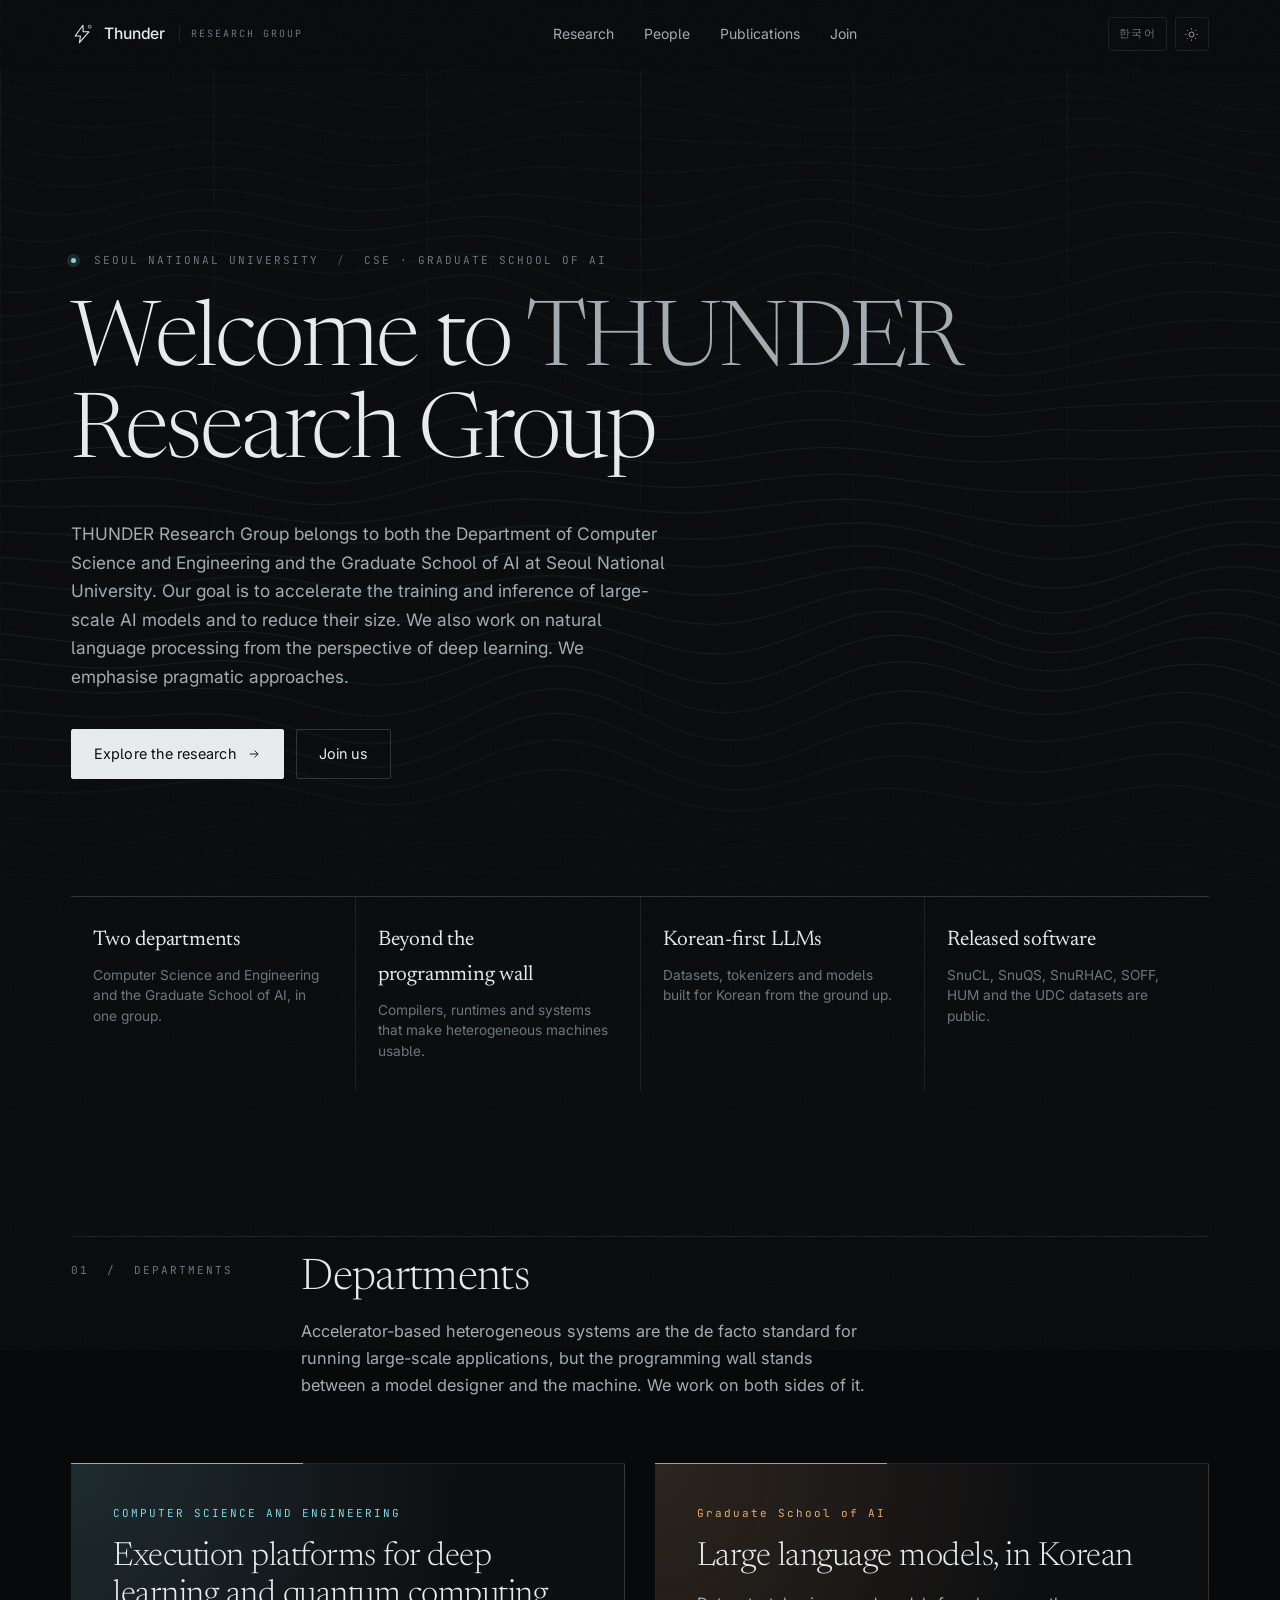
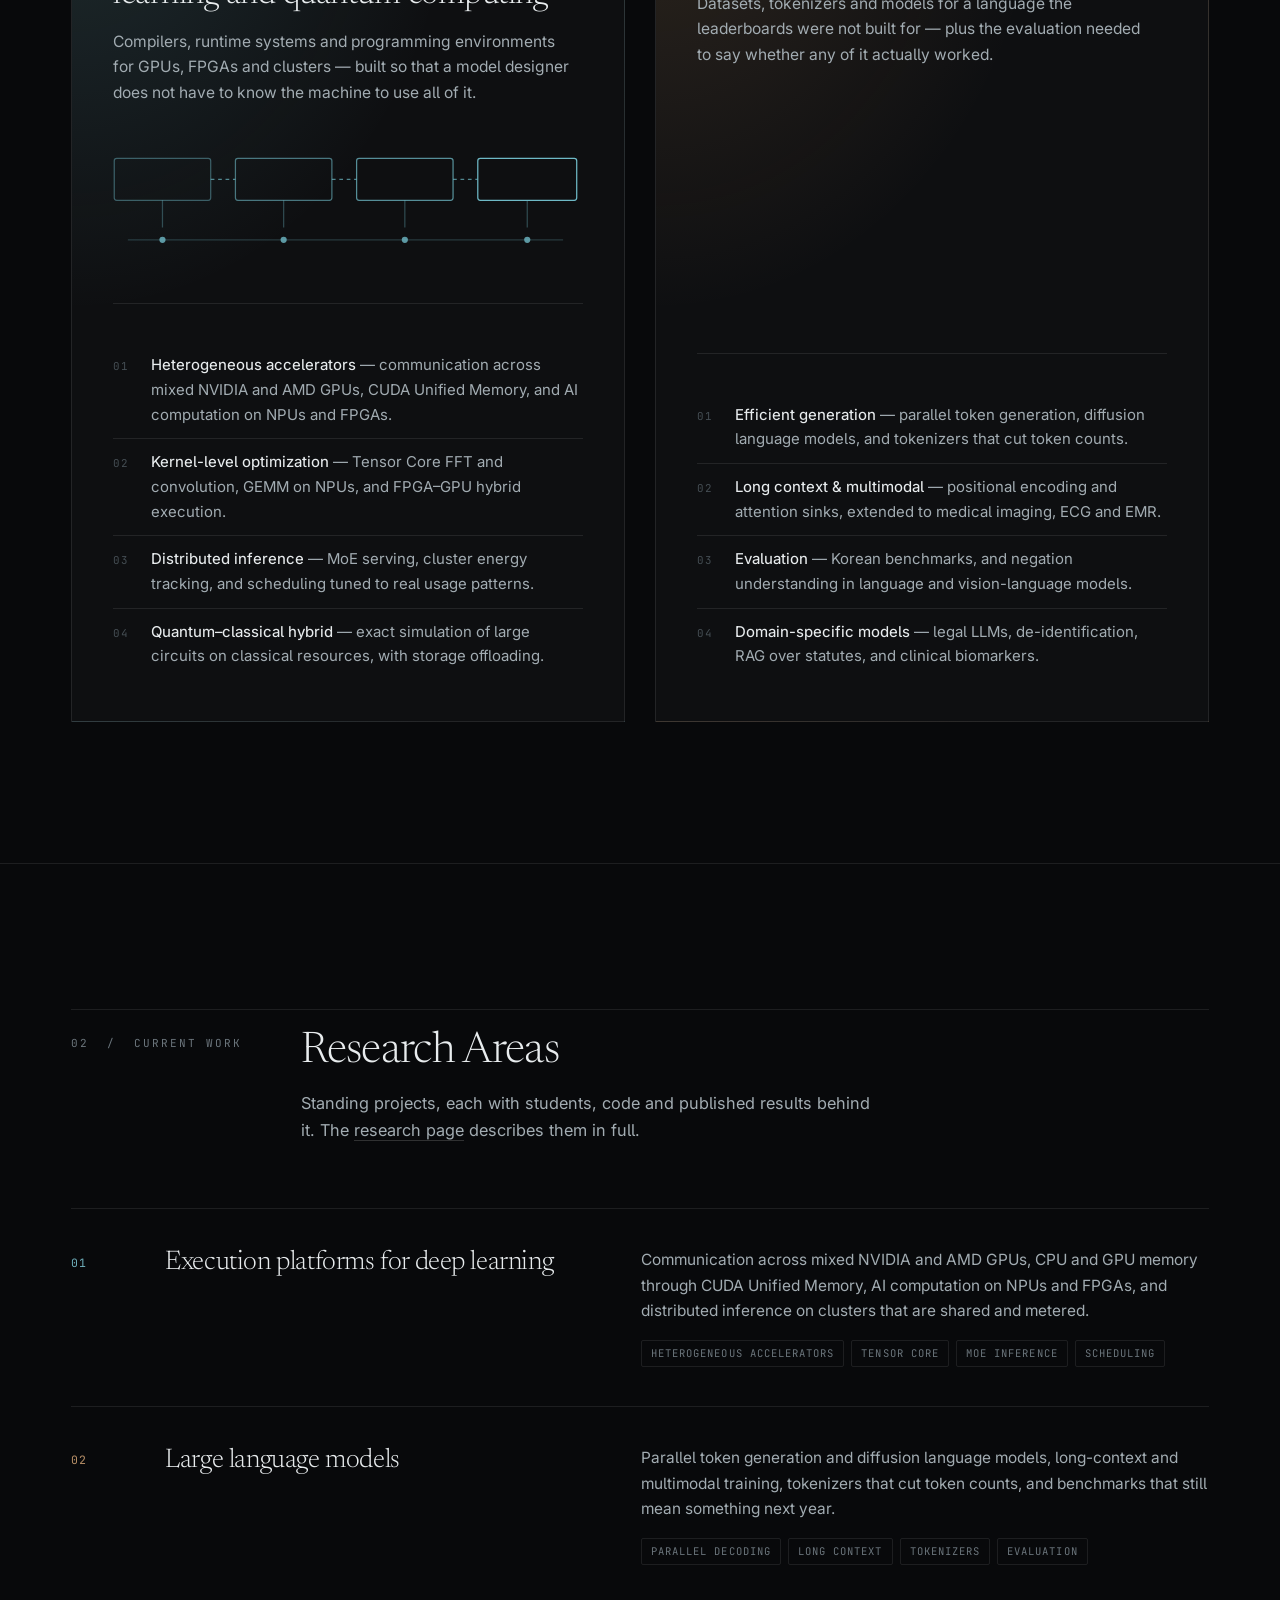
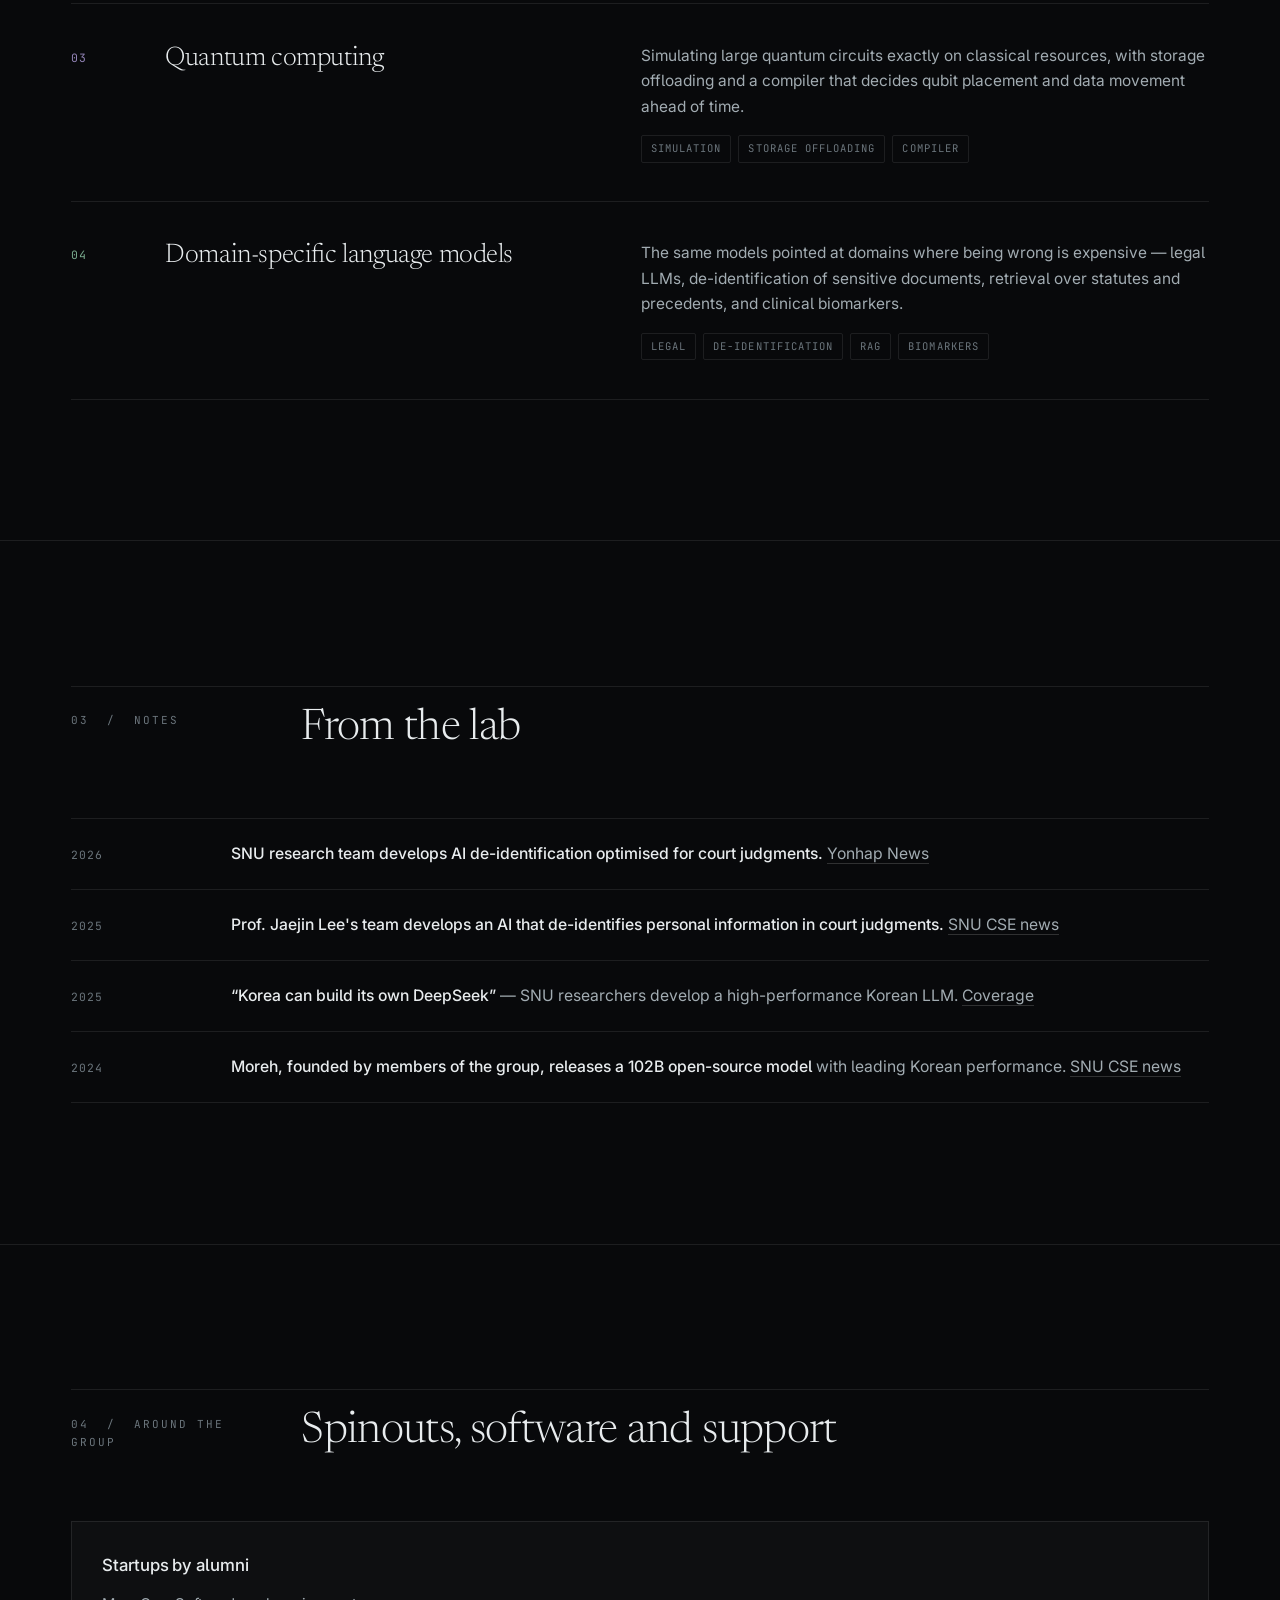
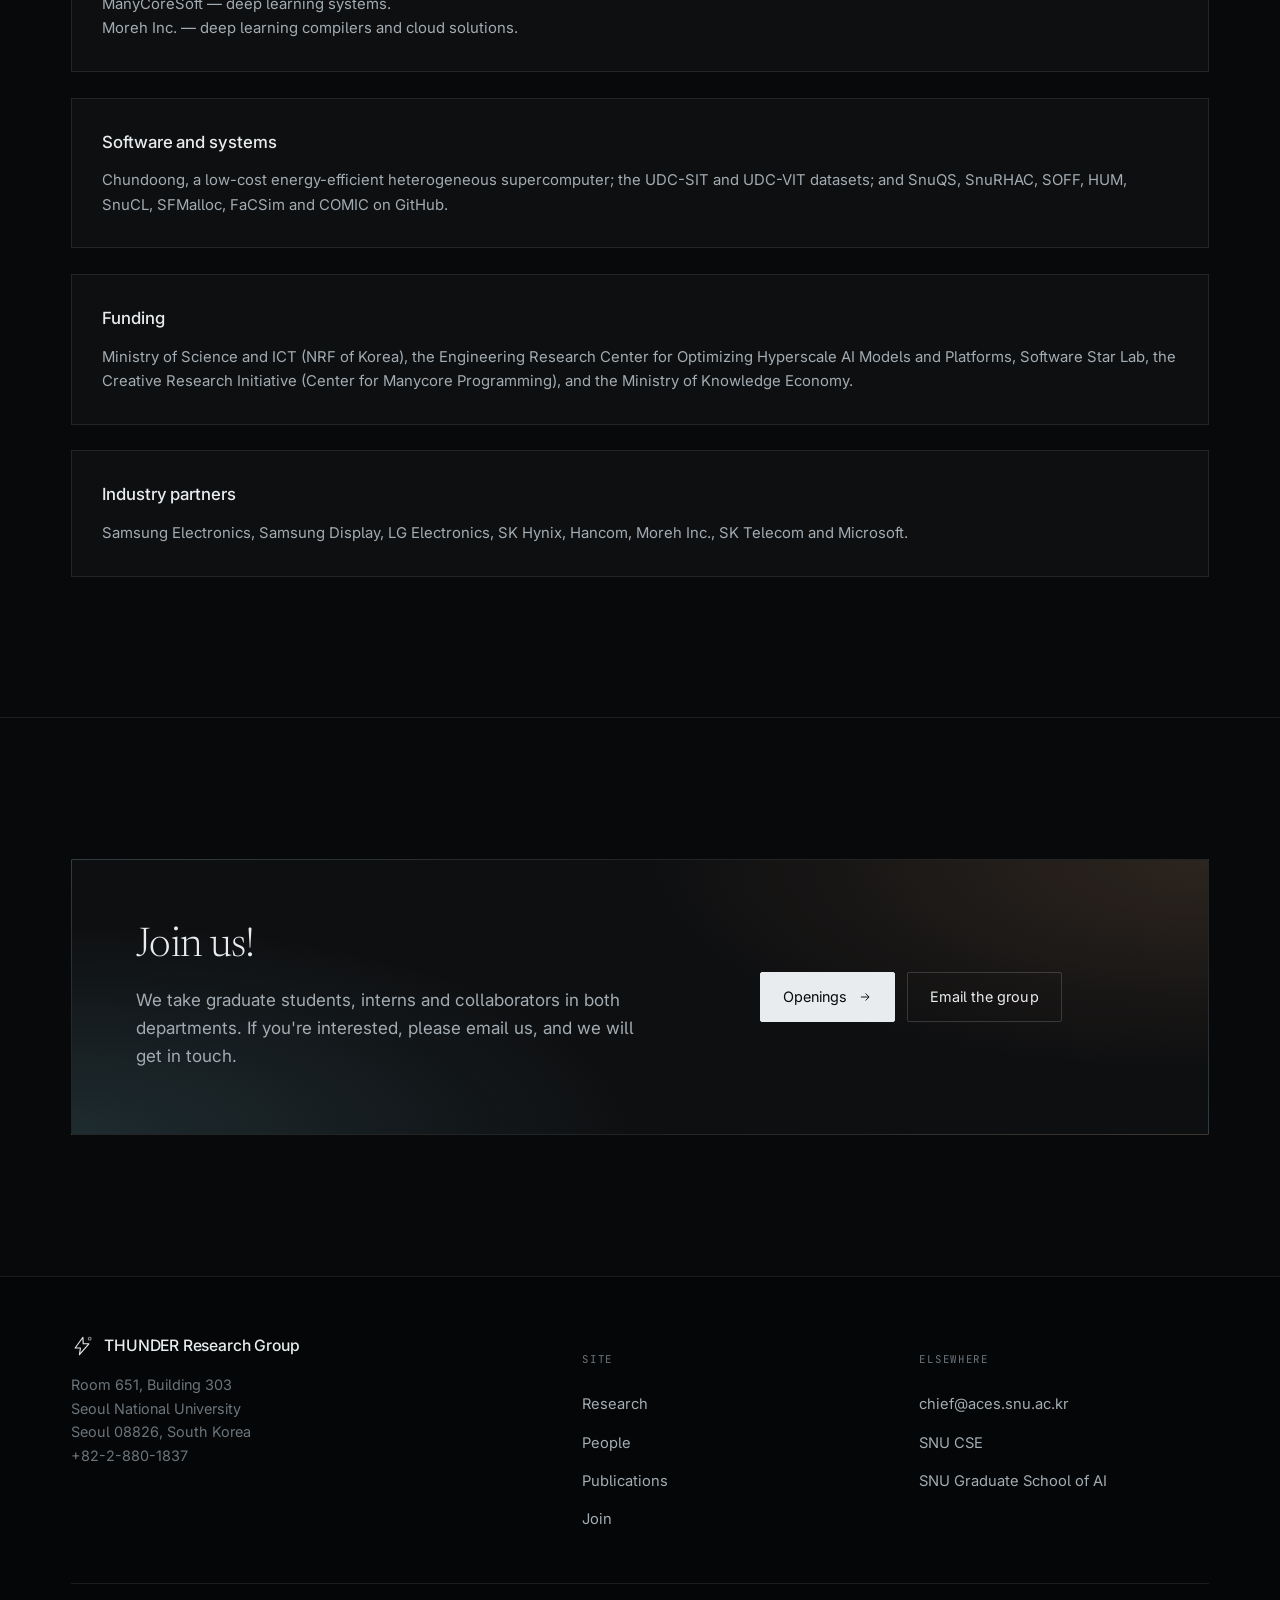
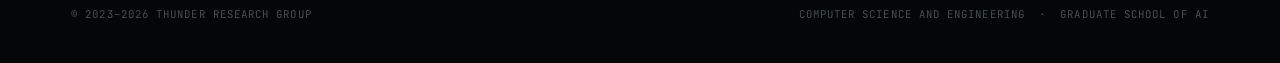
<file: index.html>
<!DOCTYPE html>
<html lang="en" data-theme="dark">
<head>
<meta charset="utf-8">
<meta name="viewport" content="width=device-width, initial-scale=1">
<title>THUNDER Research Group — Execution Platforms &amp; Multimodal Intelligence</title>
<meta name="description" content="Thunder Research Group builds execution platforms for deep learning and quantum computing, and studies large language and multimodal models.">
<link rel="preconnect" href="https://fonts.googleapis.com">
<link rel="preconnect" href="https://fonts.gstatic.com" crossorigin>
<link href="https://fonts.googleapis.com/css2?family=Inter:wght@400;450;500&family=JetBrains+Mono:wght@400&family=Newsreader:ital,opsz,wght@0,6..72,300;0,6..72,400;1,6..72,300&display=swap" rel="stylesheet">
<link rel="stylesheet" href="assets/css/style.css">
<link rel="icon" href="data:image/svg+xml,%3Csvg xmlns='http://www.w3.org/2000/svg' viewBox='0 0 24 24'%3E%3Cpath d='M13 2 4 14h6l-1 8 9-12h-6z' fill='%237fd7e6'/%3E%3C/svg%3E">
<script>/* apply the saved theme before first paint, otherwise every page load
   flashes the default dark and fades to light */
try{var t=localStorage.getItem('trg-theme');if(t)document.documentElement.setAttribute('data-theme',t)}catch(e){}</script>
</head>
<body>

<!-- ================= Header ================= -->
<header class="header">
  <div class="wrap header-in">
    <a class="brand" href="index.html" aria-label="THUNDER Research Group — home">
      <svg class="mark" viewBox="0 0 24 24" fill="none" aria-hidden="true">
        <path d="M13 2.5 4.5 14.2h5.8L9.2 21.5 19.5 9.6h-6.2z" stroke="currentColor" stroke-width="1.1" stroke-linejoin="round"/>
        <circle cx="20.4" cy="4" r="1.5" fill="none" stroke="currentColor" stroke-width="1.1" opacity=".55"/>
      </svg>
      <b>Thunder</b>
      <span>Research Group</span>
    </a>

    <nav class="nav" id="nav">
      <a href="research.html">Research</a>
      <a href="people.html">People</a>
      <a href="publications.html">Publications</a>
      <a href="join.html">Join</a>
    </nav>

    <div class="hdr-tools">
      <a class="lang-btn" href="ko/index.html" hreflang="ko" lang="ko">한국어</a>
      <button class="icon-btn" data-theme-toggle aria-label="Switch colour theme">
        <svg class="icon-sun" viewBox="0 0 24 24" fill="none" stroke="currentColor" stroke-width="1.5" aria-hidden="true"><circle cx="12" cy="12" r="4"/><path d="M12 2v2M12 20v2M4.9 4.9l1.4 1.4M17.7 17.7l1.4 1.4M2 12h2M20 12h2M4.9 19.1l1.4-1.4M17.7 6.3l1.4-1.4"/></svg>
        <svg class="icon-moon" viewBox="0 0 24 24" fill="none" stroke="currentColor" stroke-width="1.5" aria-hidden="true"><path d="M20 14.5A8.5 8.5 0 0 1 9.5 4a8.5 8.5 0 1 0 10.5 10.5z"/></svg>
      </button>
      <button class="icon-btn menu-btn" data-menu aria-expanded="false" aria-controls="nav" aria-label="Menu">
        <svg viewBox="0 0 24 24" fill="none" stroke="currentColor" stroke-width="1.5" aria-hidden="true"><path d="M4 7h16M4 12h16M4 17h16"/></svg>
      </button>
    </div>
  </div>
</header>

<main>

<!-- ================= Hero ================= -->
<section class="hero">
  <div class="hero-grid" aria-hidden="true"></div>
  <canvas class="hero-canvas" aria-hidden="true"></canvas>

  <div class="wrap hero-in">
    <div class="hero-meta">
      <span class="dot" aria-hidden="true"></span>
      <span class="eyebrow">Seoul National University</span>
      <span class="eyebrow" style="color:var(--ink-4)">/</span>
      <span class="eyebrow">CSE &#183; Graduate School of AI</span>
    </div>

    <h1 class="display">Welcome to <em>THUNDER</em> Research Group</h1>

    <p class="hero-lede">
      THUNDER Research Group belongs to both the Department of Computer Science and Engineering and the Graduate School of AI at
      Seoul National University. Our goal is to accelerate the training and inference of large-scale
      AI models and to reduce their size. We also work on natural language processing from the
      perspective of deep learning. We emphasise pragmatic approaches.
    </p>

    <div class="hero-cta">
      <a class="btn btn-primary" href="research.html">
        Explore the research
        <svg viewBox="0 0 24 24" fill="none" stroke="currentColor" stroke-width="1.6" aria-hidden="true"><path d="M5 12h14M13 6l6 6-6 6"/></svg>
      </a>
      <a class="btn btn-ghost" href="join.html">Join us</a>
    </div>
  </div>

  <div class="wrap">
    <div class="hero-strip">
      <div class="strip-cell"><b>Two departments</b><p>Computer Science and Engineering and the Graduate School of AI, in one group.</p></div>
      <div class="strip-cell"><b>Beyond the programming wall</b><p>Compilers, runtimes and systems that make heterogeneous machines usable.</p></div>
      <div class="strip-cell"><b>Korean-first LLMs</b><p>Datasets, tokenizers and models built for Korean from the ground up.</p></div>
      <div class="strip-cell"><b>Released software</b><p>SnuCL, SnuQS, SnuRHAC, SOFF, HUM and the UDC datasets are public.</p></div>
    </div>
  </div>
</section>

<!-- ================= Divisions ================= -->
<section class="section" id="divisions">
  <div class="wrap">
    <div class="sec-head" data-reveal>
      <div class="rule" aria-hidden="true"></div>
      <div class="eyebrow">01 &nbsp;/&nbsp; Departments</div>
      <div>
        <h2 class="sec-title">Departments</h2>
        <p class="sec-lede" style="margin-top:14px">
          Accelerator-based heterogeneous systems are the de facto standard for running large-scale
          applications, but the programming wall stands between a model designer and the machine.
          We work on both sides of it.
        </p>
      </div>
    </div>

    <div class="divisions">

      <!-- CS -->
      <article class="division cs" data-reveal>
        <div class="division-idx">COMPUTER SCIENCE AND ENGINEERING</div>
        <h3>Execution platforms for deep learning and quantum computing</h3>
        <p class="desc">
          Compilers, runtime systems and programming environments for GPUs, FPGAs and clusters —
          built so that a model designer does not have to know the machine to use all of it.
        </p>

        <div class="figure" aria-hidden="true">
          <svg viewBox="0 0 380 108" fill="none" stroke="var(--cs)" stroke-width="1">
            <g opacity=".85">
              <rect x="1" y="18" width="78" height="34" rx="2" opacity=".45"/>
              <rect x="99" y="18" width="78" height="34" rx="2" opacity=".6"/>
              <rect x="197" y="18" width="78" height="34" rx="2" opacity=".75"/>
              <rect x="295" y="18" width="80" height="34" rx="2"/>
              <path d="M79 35h20M177 35h20M275 35h20" stroke-dasharray="3 3" opacity=".7"/>
              <path d="M40 52v22M138 52v22M236 52v22M335 52v22" opacity=".35"/>
              <path d="M12 84h352" opacity=".25"/>
              <circle cx="40" cy="84" r="2.5" fill="var(--cs)" stroke="none" opacity=".8"/>
              <circle cx="138" cy="84" r="2.5" fill="var(--cs)" stroke="none" opacity=".8"/>
              <circle cx="236" cy="84" r="2.5" fill="var(--cs)" stroke="none" opacity=".8"/>
              <circle cx="335" cy="84" r="2.5" fill="var(--cs)" stroke="none" opacity=".8"/>
            </g>
          </svg>
        </div>

        <ul>
          <li><i>01</i><span><b>Heterogeneous accelerators</b> — communication across mixed NVIDIA and AMD GPUs, CUDA Unified Memory, and AI computation on NPUs and FPGAs.</span></li>
          <li><i>02</i><span><b>Kernel-level optimization</b> — Tensor Core FFT and convolution, GEMM on NPUs, and FPGA–GPU hybrid execution.</span></li>
          <li><i>03</i><span><b>Distributed inference</b> — MoE serving, cluster energy tracking, and scheduling tuned to real usage patterns.</span></li>
          <li><i>04</i><span><b>Quantum–classical hybrid</b> — exact simulation of large circuits on classical resources, with storage offloading.</span></li>
        </ul>
      </article>

      <!-- DS -->
      <article class="division ds" data-reveal style="--d:110ms">
        <div class="division-idx">Graduate School of AI</div>
        <h3>Large language models, in Korean</h3>
        <p class="desc">
          Datasets, tokenizers and models for a language the leaderboards were not built for —
          plus the evaluation needed to say whether any of it actually worked.
        </p>

        <div class="figure" aria-hidden="true">
          <svg viewBox="0 0 380 108" fill="none" stroke="var(--ds)" stroke-width="1">
            <g opacity=".85">
              <circle cx="128" cy="54" r="40" opacity=".55"/>
              <circle cx="190" cy="54" r="40" opacity=".75"/>
              <circle cx="252" cy="54" r="40" opacity=".55"/>
              <path d="M190 14v80" opacity=".2"/>
              <path d="M8 54h60M312 54h60" stroke-dasharray="3 3" opacity=".45"/>
              <circle cx="190" cy="54" r="3" fill="var(--ds)" stroke="none"/>
              <circle cx="159" cy="54" r="1.6" fill="var(--ds)" stroke="none" opacity=".7"/>
              <circle cx="221" cy="54" r="1.6" fill="var(--ds)" stroke="none" opacity=".7"/>
            </g>
          </svg>
        </div>

        <ul>
          <li><i>01</i><span><b>Efficient generation</b> — parallel token generation, diffusion language models, and tokenizers that cut token counts.</span></li>
          <li><i>02</i><span><b>Long context &amp; multimodal</b> — positional encoding and attention sinks, extended to medical imaging, ECG and EMR.</span></li>
          <li><i>03</i><span><b>Evaluation</b> — Korean benchmarks, and negation understanding in language and vision-language models.</span></li>
          <li><i>04</i><span><b>Domain-specific models</b> — legal LLMs, de-identification, RAG over statutes, and clinical biomarkers.</span></li>
        </ul>
      </article>

    </div>
  </div>
</section>

<!-- ================= Research index ================= -->
<section class="section" id="research">
  <div class="wrap">
    <div class="sec-head" data-reveal>
      <div class="rule" aria-hidden="true"></div>
      <div class="eyebrow">02 &nbsp;/&nbsp; Current work</div>
      <div>
        <h2 class="sec-title">Research Areas</h2>
        <p class="sec-lede" style="margin-top:14px">
          Standing projects, each with students, code and published results behind it.
          The <a href="research.html" style="color:var(--ink-2);border-bottom:1px solid var(--line-2)">research page</a>
          describes them in full.
        </p>
      </div>
    </div>

    <div class="areas">
      <article class="area" data-area="systems" data-reveal>
        <div class="n">01</div>
        <h3>Execution platforms for deep learning</h3>
        <div class="body">
          <p>Communication across mixed NVIDIA and AMD GPUs, CPU and GPU memory through CUDA Unified Memory, AI computation on NPUs and FPGAs, and distributed inference on clusters that are shared and metered.</p>
          <div class="tags"><span class="tag">Heterogeneous accelerators</span><span class="tag">Tensor Core</span><span class="tag">MoE inference</span><span class="tag">Scheduling</span></div>
        </div>
      </article>

      <article class="area" data-area="lm" data-reveal>
        <div class="n">02</div>
        <h3>Large language models</h3>
        <div class="body">
          <p>Parallel token generation and diffusion language models, long-context and multimodal training, tokenizers that cut token counts, and benchmarks that still mean something next year.</p>
          <div class="tags"><span class="tag">Parallel decoding</span><span class="tag">Long context</span><span class="tag">Tokenizers</span><span class="tag">Evaluation</span></div>
        </div>
      </article>

      <article class="area" data-area="quantum" data-reveal>
        <div class="n">03</div>
        <h3>Quantum computing</h3>
        <div class="body">
          <p>Simulating large quantum circuits exactly on classical resources, with storage offloading and a compiler that decides qubit placement and data movement ahead of time.</p>
          <div class="tags"><span class="tag">Simulation</span><span class="tag">Storage offloading</span><span class="tag">Compiler</span></div>
        </div>
      </article>

      <article class="area" data-area="vision" data-reveal>
        <div class="n">04</div>
        <h3>Domain-specific language models</h3>
        <div class="body">
          <p>The same models pointed at domains where being wrong is expensive — legal LLMs, de-identification of sensitive documents, retrieval over statutes and precedents, and clinical biomarkers.</p>
          <div class="tags"><span class="tag">Legal</span><span class="tag">De-identification</span><span class="tag">RAG</span><span class="tag">Biomarkers</span></div>
        </div>
      </article>

    </div>
  </div>
</section>

<!-- ================= News ================= -->
<!-- PLACEHOLDER CONTENT: replace these entries with the group's real news. -->
<section class="section" id="news">
  <div class="wrap">
    <div class="sec-head" data-reveal>
      <div class="rule" aria-hidden="true"></div>
      <div class="eyebrow">03 &nbsp;/&nbsp; Notes</div>
      <div>
        <h2 class="sec-title">From the lab</h2>
      </div>
    </div>

    <div class="news">
      <div class="news-item" data-reveal><time>2026</time><p><b>SNU research team develops AI de-identification optimised for court judgments.</b> <a href="https://www.yna.co.kr/view/AKR20260929092100004" rel="noopener" style="border-bottom:1px solid var(--line-2)">Yonhap News</a></p></div>
      <div class="news-item" data-reveal><time>2025</time><p><b>Prof. Jaejin Lee's team develops an AI that de-identifies personal information in court judgments.</b> <a href="https://cse.snu.ac.kr/en/community/news/1192" rel="noopener" style="border-bottom:1px solid var(--line-2)">SNU CSE news</a></p></div>
      <div class="news-item" data-reveal><time>2025</time><p><b>&#8220;Korea can build its own DeepSeek&#8221;</b> — SNU researchers develop a high-performance Korean LLM. <a href="https://n.news.naver.com/article/584/0000033143" rel="noopener" style="border-bottom:1px solid var(--line-2)">Coverage</a></p></div>
      <div class="news-item" data-reveal><time>2024</time><p><b>Moreh, founded by members of the group, releases a 102B open-source model</b> with leading Korean performance. <a href="https://cse.snu.ac.kr/community/news/1182" rel="noopener" style="border-bottom:1px solid var(--line-2)">SNU CSE news</a></p></div>
    </div>
  </div>
</section>

<!-- ================= Spinouts & funding ================= -->
<section class="section" id="around">
  <div class="wrap">
    <div class="sec-head" data-reveal>
      <div class="rule" aria-hidden="true"></div>
      <div class="eyebrow">04 &nbsp;/&nbsp; Around the group</div>
      <div><h2 class="sec-title">Spinouts, software and support</h2></div>
    </div>

    <div class="cards">
      <div class="card" data-reveal>
        <h4>Startups by alumni</h4>
        <p><a href="http://manycoresoft.co.kr/" rel="noopener">ManyCoreSoft</a> — deep learning systems.<br>
        <a href="https://moreh.io/" rel="noopener">Moreh Inc.</a> — deep learning compilers and cloud solutions.</p>
      </div>
      <div class="card" data-reveal>
        <h4>Software and systems</h4>
        <p>Chundoong, a low-cost energy-efficient heterogeneous supercomputer; the UDC-SIT and UDC-VIT
        datasets; and SnuQS, SnuRHAC, SOFF, HUM, SnuCL, SFMalloc, FaCSim and COMIC on GitHub.</p>
      </div>
      <div class="card" data-reveal>
        <h4>Funding</h4>
        <p>Ministry of Science and ICT (NRF of Korea), the Engineering Research Center for Optimizing
        Hyperscale AI Models and Platforms, Software Star Lab, the Creative Research Initiative
        (Center for Manycore Programming), and the Ministry of Knowledge Economy.</p>
      </div>
      <div class="card" data-reveal>
        <h4>Industry partners</h4>
        <p>Samsung Electronics, Samsung Display, LG Electronics, SK Hynix, Hancom, Moreh Inc., SK Telecom and Microsoft.</p>
      </div>
    </div>
  </div>
</section>

<!-- ================= CTA ================= -->
<section class="section">
  <div class="wrap">
    <div class="cta" data-reveal>
      <div>
        <h2>Join us!</h2>
        <p>
          We take graduate students, interns and collaborators in both departments. If you're interested, please email us, and we will get in touch.
        </p>
      </div>
      <div style="display:flex;flex-wrap:wrap;gap:12px">
        <a class="btn btn-primary" href="join.html">
          Openings
          <svg viewBox="0 0 24 24" fill="none" stroke="currentColor" stroke-width="1.6" aria-hidden="true"><path d="M5 12h14M13 6l6 6-6 6"/></svg>
        </a>
        <a class="btn btn-ghost" href="mailto:chief@aces.snu.ac.kr">Email the group</a>
      </div>
    </div>
  </div>
</section>

</main>

<!-- ================= Footer ================= -->
<footer class="footer">
  <div class="wrap">
    <div class="footer-grid">
      <div>
        <a class="brand" href="index.html">
          <svg class="mark" viewBox="0 0 24 24" fill="none" aria-hidden="true">
            <path d="M13 2.5 4.5 14.2h5.8L9.2 21.5 19.5 9.6h-6.2z" stroke="currentColor" stroke-width="1.1" stroke-linejoin="round"/>
            <circle cx="20.4" cy="4" r="1.5" fill="none" stroke="currentColor" stroke-width="1.1" opacity=".55"/>
          </svg>
          <b>THUNDER Research Group</b>
        </a>
        <p class="addr">
          Room 651, Building 303<br>
          Seoul National University<br>
          Seoul 08826, South Korea<br>
          +82-2-880-1837
        </p>
      </div>
      <div>
        <h5>Site</h5>
        <ul>
          <li><a href="research.html">Research</a></li>
          <li><a href="people.html">People</a></li>
          <li><a href="publications.html">Publications</a></li>
          <li><a href="join.html">Join</a></li>
        </ul>
      </div>
      <div>
        <h5>Elsewhere</h5>
        <ul>
          <li><a href="mailto:chief@aces.snu.ac.kr">chief@aces.snu.ac.kr</a></li>
          <li><a href="https://cse.snu.ac.kr/" rel="noopener">SNU CSE</a></li>
          <li><a href="https://gsds.snu.ac.kr/" rel="noopener">SNU Graduate School of AI</a></li>
        </ul>
      </div>
    </div>
    <div class="footer-base">
      <span>&copy; 2023&#8211;<span data-year>2026</span> THUNDER Research Group</span>
      <span>Computer Science and Engineering &nbsp;·&nbsp; Graduate School of AI</span>
    </div>
  </div>
</footer>

<script src="assets/js/main.js"></script>
</body>
</html>
</file>
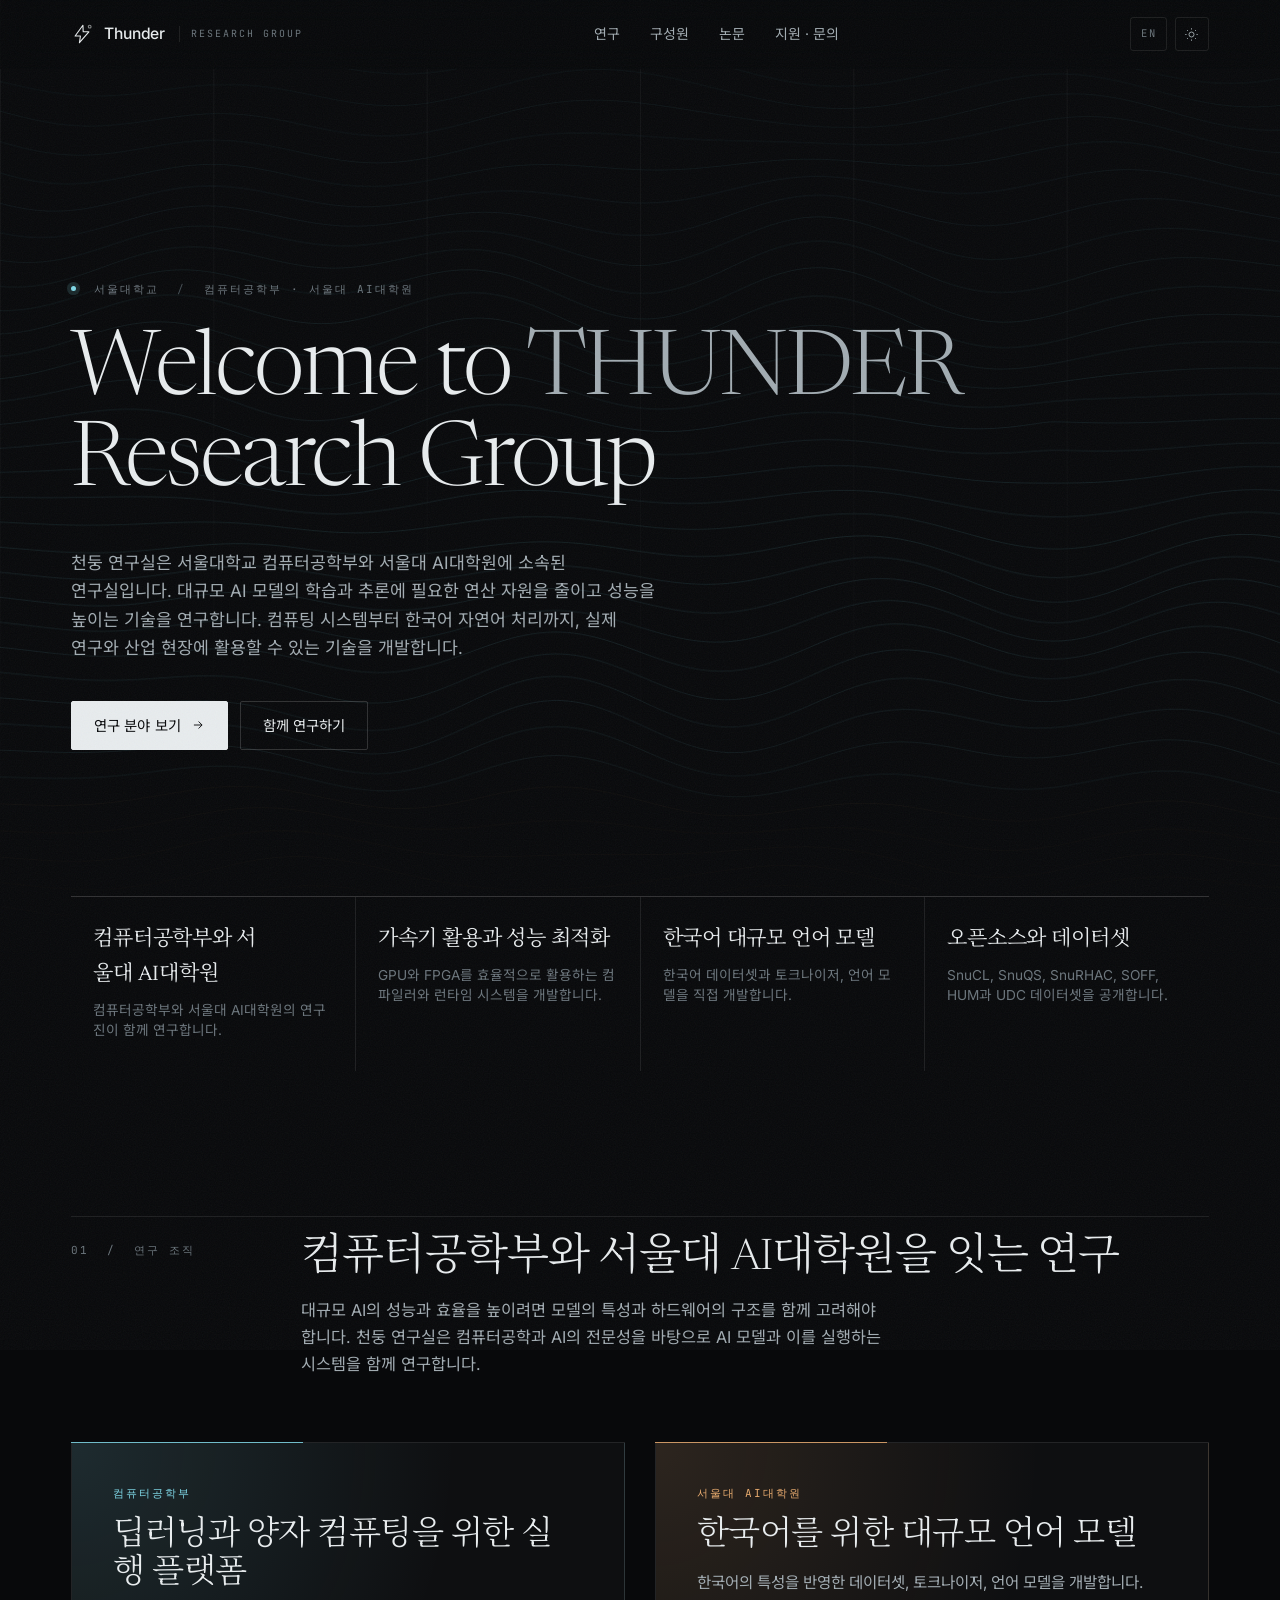
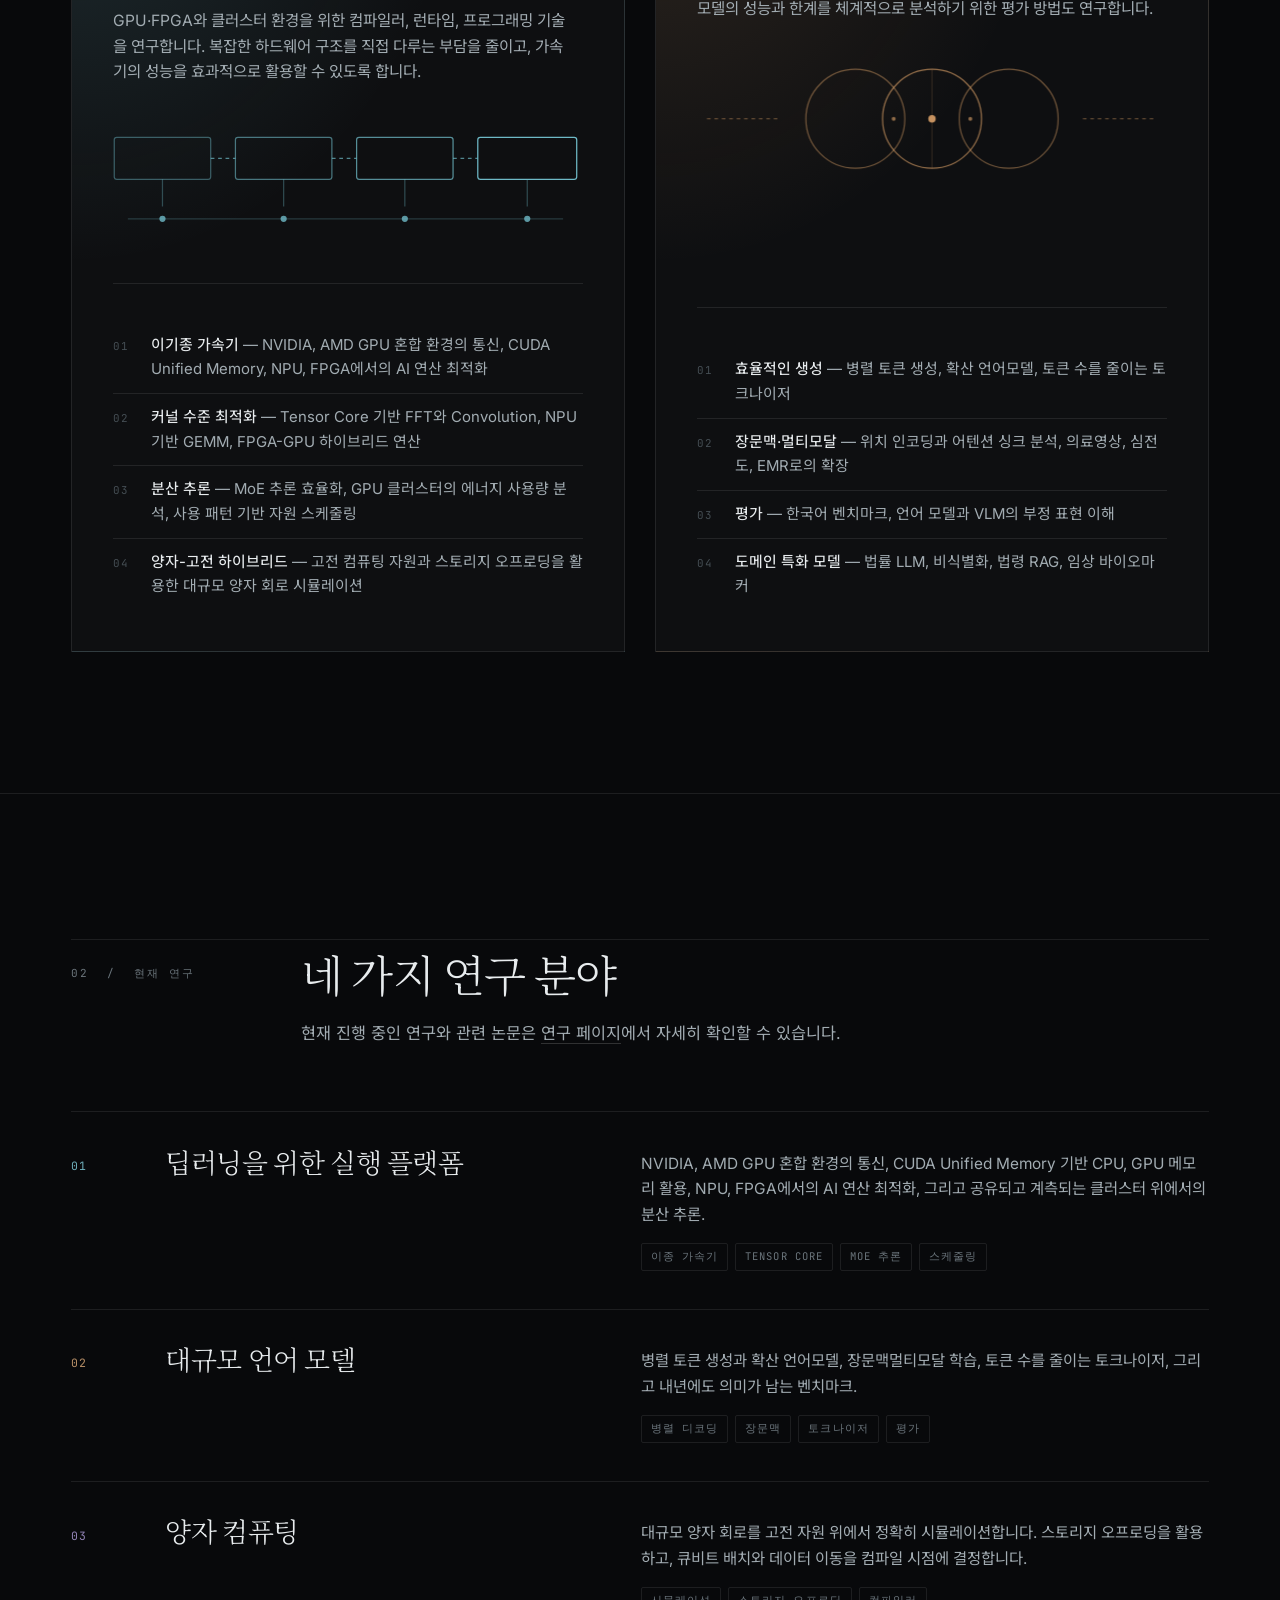
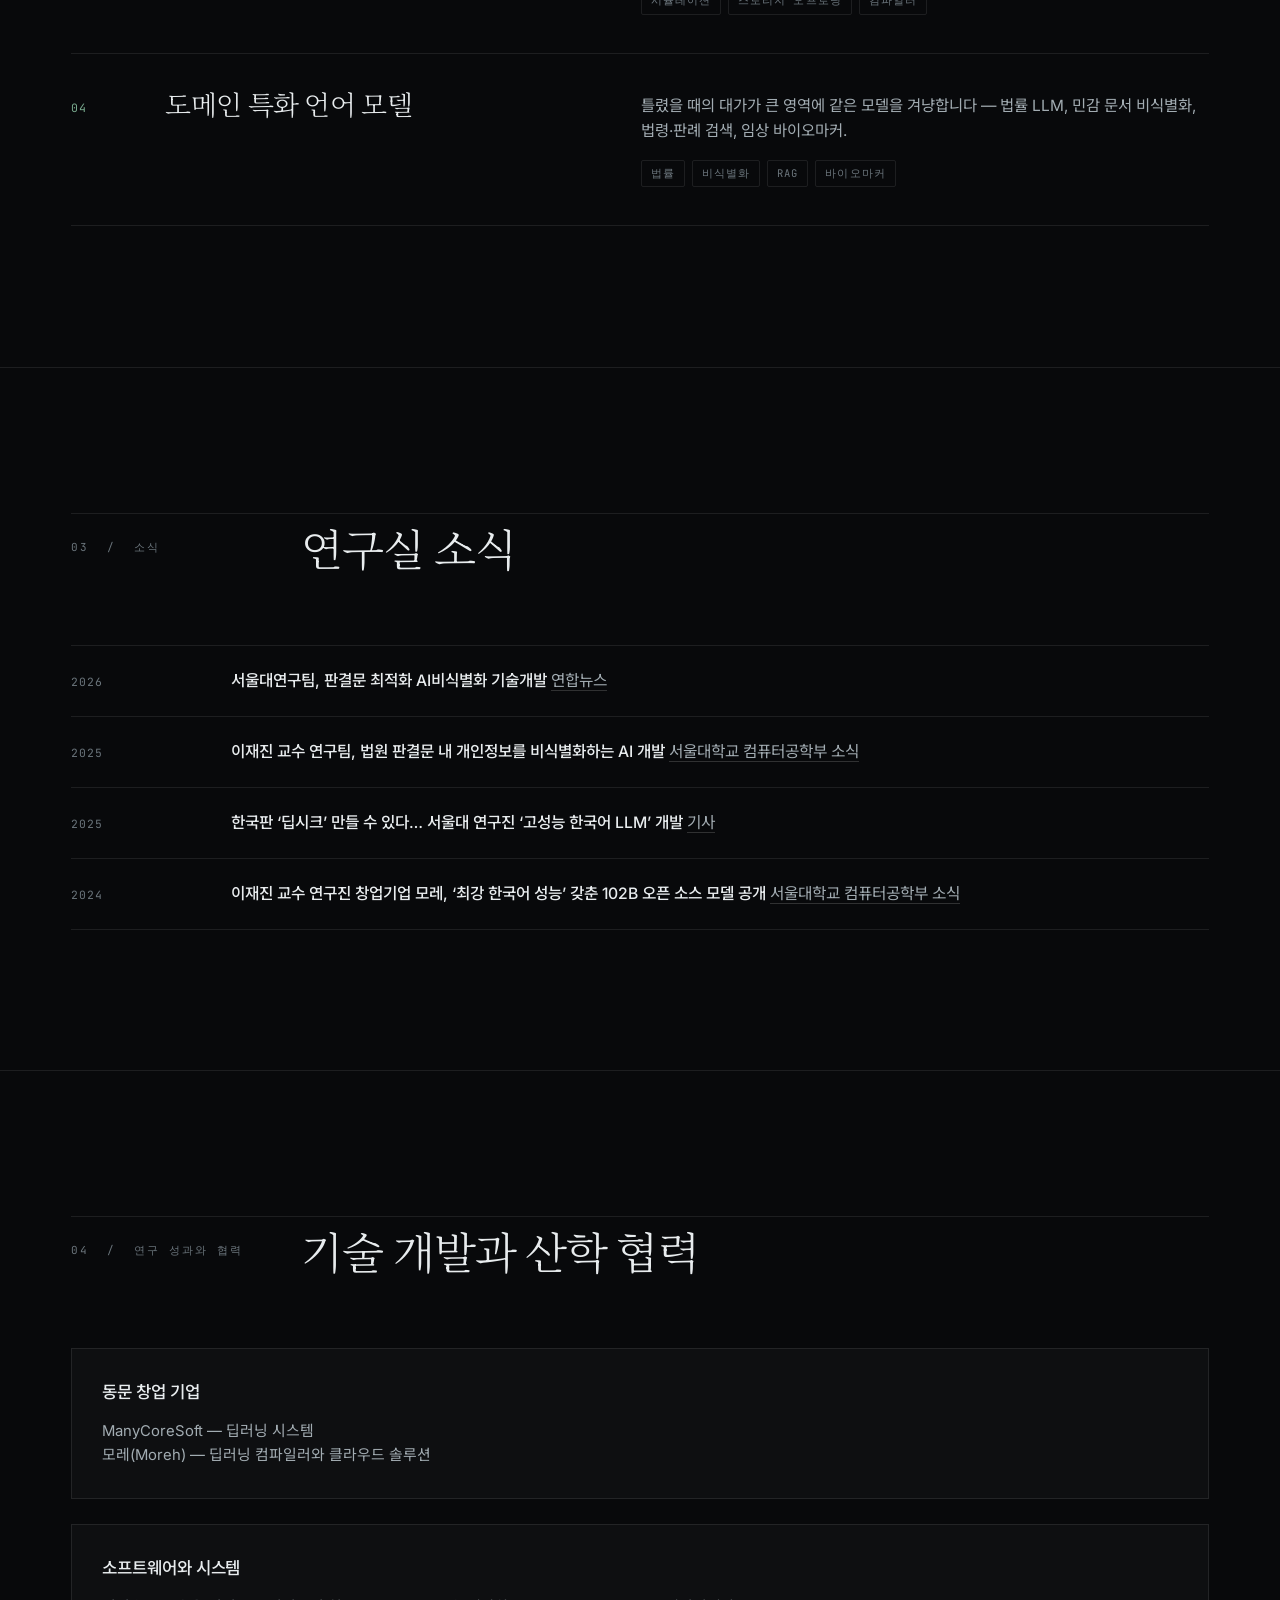
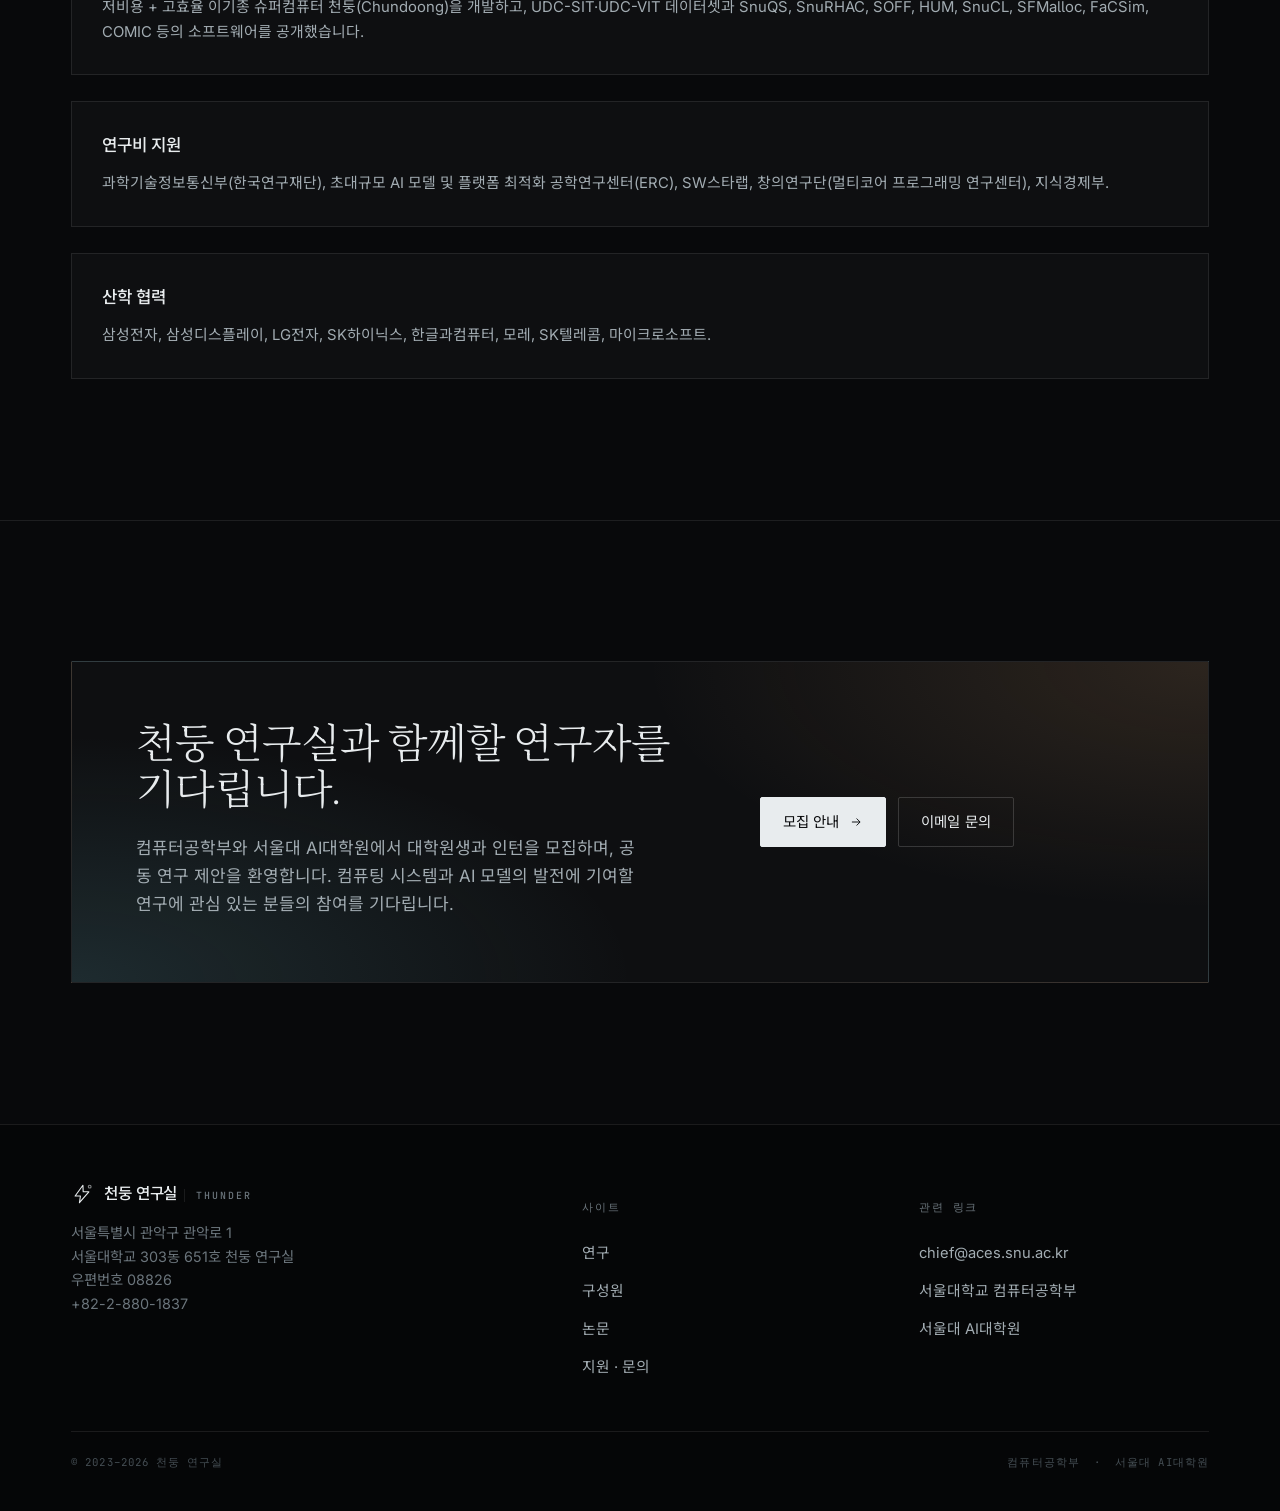
<file: ko/index.html>
<!DOCTYPE html>
<html lang="ko" data-theme="dark">
<head>
<meta charset="utf-8">
<meta name="viewport" content="width=device-width, initial-scale=1">
<title>천둥 연구실 — 서울대학교 THUNDER Research Group</title>
<meta name="description" content="서울대학교 천둥 연구실은 딥러닝·양자 컴퓨팅을 위한 실행 플랫폼과 한국어 대규모 언어 모델을 연구합니다.">
<link rel="preconnect" href="https://fonts.googleapis.com">
<link rel="preconnect" href="https://fonts.gstatic.com" crossorigin>
<link href="https://fonts.googleapis.com/css2?family=Inter:wght@400;450;500&family=JetBrains+Mono:wght@400&family=Newsreader:ital,opsz,wght@0,6..72,300;0,6..72,400;1,6..72,300&family=Noto+Sans+KR:wght@400;500&family=Noto+Serif+KR:wght@300;400&display=swap" rel="stylesheet">
<link rel="stylesheet" href="../assets/css/style.css">
<link rel="icon" href="data:image/svg+xml,%3Csvg xmlns='http://www.w3.org/2000/svg' viewBox='0 0 24 24'%3E%3Cpath d='M13 2 4 14h6l-1 8 9-12h-6z' fill='%237fd7e6'/%3E%3C/svg%3E">
<script>/* apply the saved theme before first paint, otherwise every page load
   flashes the default dark and fades to light */
try{var t=localStorage.getItem('trg-theme');if(t)document.documentElement.setAttribute('data-theme',t)}catch(e){}</script>
</head>
<body>

<!-- ================= Header ================= -->
<header class="header">
  <div class="wrap header-in">
    <a class="brand" href="index.html" aria-label="천둥 연구실 — 홈">
      <svg class="mark" viewBox="0 0 24 24" fill="none" aria-hidden="true">
        <path d="M13 2.5 4.5 14.2h5.8L9.2 21.5 19.5 9.6h-6.2z" stroke="currentColor" stroke-width="1.1" stroke-linejoin="round"/>
        <circle cx="20.4" cy="4" r="1.5" fill="none" stroke="currentColor" stroke-width="1.1" opacity=".55"/>
      </svg>
      <b>Thunder</b>
      <span>Research Group</span>
    </a>

    <nav class="nav" id="nav">
      <a href="research.html">연구</a>
      <a href="people.html">구성원</a>
      <a href="publications.html">논문</a>
      <a href="join.html">지원 · 문의</a>
    </nav>

    <div class="hdr-tools">
      <a class="lang-btn" href="../index.html" hreflang="en" lang="en">EN</a>
      <button class="icon-btn" data-theme-toggle aria-label="색상 테마 전환">
        <svg class="icon-sun" viewBox="0 0 24 24" fill="none" stroke="currentColor" stroke-width="1.5" aria-hidden="true"><circle cx="12" cy="12" r="4"/><path d="M12 2v2M12 20v2M4.9 4.9l1.4 1.4M17.7 17.7l1.4 1.4M2 12h2M20 12h2M4.9 19.1l1.4-1.4M17.7 6.3l1.4-1.4"/></svg>
        <svg class="icon-moon" viewBox="0 0 24 24" fill="none" stroke="currentColor" stroke-width="1.5" aria-hidden="true"><path d="M20 14.5A8.5 8.5 0 0 1 9.5 4a8.5 8.5 0 1 0 10.5 10.5z"/></svg>
      </button>
      <button class="icon-btn menu-btn" data-menu aria-expanded="false" aria-controls="nav" aria-label="메뉴">
        <svg viewBox="0 0 24 24" fill="none" stroke="currentColor" stroke-width="1.5" aria-hidden="true"><path d="M4 7h16M4 12h16M4 17h16"/></svg>
      </button>
    </div>
  </div>
</header>

<main>

<!-- ================= Hero ================= -->
<section class="hero">
  <div class="hero-grid" aria-hidden="true"></div>
  <canvas class="hero-canvas" aria-hidden="true"></canvas>

  <div class="wrap hero-in">
    <div class="hero-meta">
      <span class="dot" aria-hidden="true"></span>
      <span class="eyebrow">서울대학교</span>
      <span class="eyebrow" style="color:var(--ink-4)">/</span>
      <span class="eyebrow">컴퓨터공학부 &#183; 서울대 AI대학원</span>
    </div>

    <h1 class="display">Welcome to <em>THUNDER</em> Research Group</h1>

    <p class="hero-lede">
      천둥 연구실은 서울대학교 컴퓨터공학부와 서울대 AI대학원에 소속된 연구실입니다.
      대규모 AI 모델의 학습과 추론에 필요한 연산 자원을 줄이고 성능을 높이는 기술을 연구합니다.
      컴퓨팅 시스템부터 한국어 자연어 처리까지, 실제 연구와 산업 현장에 활용할 수 있는 기술을 개발합니다.
    </p>

    <div class="hero-cta">
      <a class="btn btn-primary" href="research.html">
        연구 분야 보기
        <svg viewBox="0 0 24 24" fill="none" stroke="currentColor" stroke-width="1.6" aria-hidden="true"><path d="M5 12h14M13 6l6 6-6 6"/></svg>
      </a>
      <a class="btn btn-ghost" href="join.html">함께 연구하기</a>
    </div>
  </div>

  <div class="wrap">
    <div class="hero-strip">
      <div class="strip-cell"><b>컴퓨터공학부와 서울대 AI대학원</b><p>컴퓨터공학부와 서울대 AI대학원의 연구진이 함께 연구합니다.</p></div>
      <div class="strip-cell"><b>가속기 활용과 성능 최적화</b><p>GPU와 FPGA를 효율적으로 활용하는 컴파일러와 런타임 시스템을 개발합니다.</p></div>
      <div class="strip-cell"><b>한국어 대규모 언어 모델</b><p>한국어 데이터셋과 토크나이저, 언어 모델을 직접 개발합니다.</p></div>
      <div class="strip-cell"><b>오픈소스와 데이터셋</b><p>SnuCL, SnuQS, SnuRHAC, SOFF, HUM과 UDC 데이터셋을 공개합니다.</p></div>
    </div>
  </div>
</section>

<!-- ================= Divisions ================= -->
<section class="section" id="divisions">
  <div class="wrap">
    <div class="sec-head" data-reveal>
      <div class="rule" aria-hidden="true"></div>
      <div class="eyebrow">01 &nbsp;/&nbsp; 연구 조직</div>
      <div>
        <h2 class="sec-title">컴퓨터공학부와 서울대 AI대학원을 잇는 연구</h2>
        <p class="sec-lede" style="margin-top:14px">
          대규모 AI의 성능과 효율을 높이려면 모델의 특성과 하드웨어의 구조를 함께 고려해야 합니다.
          천둥 연구실은 컴퓨터공학과 AI의 전문성을 바탕으로
          AI 모델과 이를 실행하는 시스템을 함께 연구합니다.
        </p>
      </div>
    </div>

    <div class="divisions">

      <!-- CS -->
      <article class="division cs" data-reveal>
        <div class="division-idx">컴퓨터공학부</div>
        <h3>딥러닝과 양자 컴퓨팅을 위한 실행 플랫폼</h3>
        <p class="desc">
          GPU·FPGA와 클러스터 환경을 위한 컴파일러, 런타임, 프로그래밍 기술을 연구합니다.
          복잡한 하드웨어 구조를 직접 다루는 부담을 줄이고, 가속기의 성능을 효과적으로 활용할 수 있도록 합니다.
        </p>

        <div class="figure" aria-hidden="true">
          <svg viewBox="0 0 380 108" fill="none" stroke="var(--cs)" stroke-width="1">
            <g opacity=".85">
              <rect x="1" y="18" width="78" height="34" rx="2" opacity=".45"/>
              <rect x="99" y="18" width="78" height="34" rx="2" opacity=".6"/>
              <rect x="197" y="18" width="78" height="34" rx="2" opacity=".75"/>
              <rect x="295" y="18" width="80" height="34" rx="2"/>
              <path d="M79 35h20M177 35h20M275 35h20" stroke-dasharray="3 3" opacity=".7"/>
              <path d="M40 52v22M138 52v22M236 52v22M335 52v22" opacity=".35"/>
              <path d="M12 84h352" opacity=".25"/>
              <circle cx="40" cy="84" r="2.5" fill="var(--cs)" stroke="none" opacity=".8"/>
              <circle cx="138" cy="84" r="2.5" fill="var(--cs)" stroke="none" opacity=".8"/>
              <circle cx="236" cy="84" r="2.5" fill="var(--cs)" stroke="none" opacity=".8"/>
              <circle cx="335" cy="84" r="2.5" fill="var(--cs)" stroke="none" opacity=".8"/>
            </g>
          </svg>
        </div>

        <ul>
          <li><i>01</i><span><b>이기종 가속기</b> — NVIDIA, AMD GPU 혼합 환경의 통신, CUDA Unified Memory, NPU, FPGA에서의 AI 연산 최적화</span></li>
          <li><i>02</i><span><b>커널 수준 최적화</b> — Tensor Core 기반 FFT와 Convolution, NPU 기반 GEMM, FPGA-GPU 하이브리드 연산</span></li>
          <li><i>03</i><span><b>분산 추론</b> — MoE 추론 효율화, GPU 클러스터의 에너지 사용량 분석, 사용 패턴 기반 자원 스케줄링</span></li>
          <li><i>04</i><span><b>양자-고전 하이브리드</b> — 고전 컴퓨팅 자원과 스토리지 오프로딩을 활용한 대규모 양자 회로 시뮬레이션</span></li>
        </ul>
      </article>

      <!-- DS -->
      <article class="division ds" data-reveal style="--d:110ms">
        <div class="division-idx">서울대 AI대학원</div>
        <h3>한국어를 위한 대규모 언어 모델</h3>
        <p class="desc">
          한국어의 특성을 반영한 데이터셋, 토크나이저, 언어 모델을 개발합니다.
          모델의 성능과 한계를 체계적으로 분석하기 위한 평가 방법도 연구합니다.
        </p>

        <div class="figure" aria-hidden="true">
          <svg viewBox="0 0 380 108" fill="none" stroke="var(--ds)" stroke-width="1">
            <g opacity=".85">
              <circle cx="128" cy="54" r="40" opacity=".55"/>
              <circle cx="190" cy="54" r="40" opacity=".75"/>
              <circle cx="252" cy="54" r="40" opacity=".55"/>
              <path d="M190 14v80" opacity=".2"/>
              <path d="M8 54h60M312 54h60" stroke-dasharray="3 3" opacity=".45"/>
              <circle cx="190" cy="54" r="3" fill="var(--ds)" stroke="none"/>
              <circle cx="159" cy="54" r="1.6" fill="var(--ds)" stroke="none" opacity=".7"/>
              <circle cx="221" cy="54" r="1.6" fill="var(--ds)" stroke="none" opacity=".7"/>
            </g>
          </svg>
        </div>

        <ul>
          <li><i>01</i><span><b>효율적인 생성</b> — 병렬 토큰 생성, 확산 언어모델, 토큰 수를 줄이는 토크나이저</span></li>
          <li><i>02</i><span><b>장문맥·멀티모달</b> — 위치 인코딩과 어텐션 싱크 분석, 의료영상, 심전도, EMR로의 확장</span></li>
          <li><i>03</i><span><b>평가</b> — 한국어 벤치마크, 언어 모델과 VLM의 부정 표현 이해</span></li>
          <li><i>04</i><span><b>도메인 특화 모델</b> — 법률 LLM, 비식별화, 법령 RAG, 임상 바이오마커</span></li>
        </ul>
      </article>

    </div>
  </div>
</section>

<!-- ================= Research index ================= -->
<section class="section" id="research">
  <div class="wrap">
    <div class="sec-head" data-reveal>
      <div class="rule" aria-hidden="true"></div>
      <div class="eyebrow">02 &nbsp;/&nbsp; 현재 연구</div>
      <div>
        <h2 class="sec-title">네 가지 연구 분야</h2>
        <p class="sec-lede" style="margin-top:14px">
          현재 진행 중인 연구와 관련 논문은
          <a href="research.html" style="color:var(--ink-2);border-bottom:1px solid var(--line-2)">연구 페이지</a>에서
          자세히 확인할 수 있습니다.
        </p>
      </div>
    </div>

    <div class="areas">
      <article class="area" data-area="systems" data-reveal>
        <div class="n">01</div>
        <h3>딥러닝을 위한 실행 플랫폼</h3>
        <div class="body">
          <p>NVIDIA, AMD GPU 혼합 환경의 통신, CUDA Unified Memory 기반 CPU, GPU 메모리 활용, NPU, FPGA에서의 AI 연산 최적화, 그리고 공유되고 계측되는 클러스터 위에서의 분산 추론.</p>
          <div class="tags"><span class="tag">이종 가속기</span><span class="tag">Tensor Core</span><span class="tag">MoE 추론</span><span class="tag">스케줄링</span></div>
        </div>
      </article>

      <article class="area" data-area="lm" data-reveal>
        <div class="n">02</div>
        <h3>대규모 언어 모델</h3>
        <div class="body">
          <p>병렬 토큰 생성과 확산 언어모델, 장문맥멀티모달 학습, 토큰 수를 줄이는 토크나이저, 그리고 내년에도 의미가 남는 벤치마크.</p>
          <div class="tags"><span class="tag">병렬 디코딩</span><span class="tag">장문맥</span><span class="tag">토크나이저</span><span class="tag">평가</span></div>
        </div>
      </article>

      <article class="area" data-area="quantum" data-reveal>
        <div class="n">03</div>
        <h3>양자 컴퓨팅</h3>
        <div class="body">
          <p>대규모 양자 회로를 고전 자원 위에서 정확히 시뮬레이션합니다. 스토리지 오프로딩을 활용하고, 큐비트 배치와 데이터 이동을 컴파일 시점에 결정합니다.</p>
          <div class="tags"><span class="tag">시뮬레이션</span><span class="tag">스토리지 오프로딩</span><span class="tag">컴파일러</span></div>
        </div>
      </article>

      <article class="area" data-area="vision" data-reveal>
        <div class="n">04</div>
        <h3>도메인 특화 언어 모델</h3>
        <div class="body">
          <p>틀렸을 때의 대가가 큰 영역에 같은 모델을 겨냥합니다 — 법률 LLM, 민감 문서 비식별화, 법령·판례 검색, 임상 바이오마커.</p>
          <div class="tags"><span class="tag">법률</span><span class="tag">비식별화</span><span class="tag">RAG</span><span class="tag">바이오마커</span></div>
        </div>
      </article>

    </div>
  </div>
</section>

<!-- ================= News ================= -->
<!-- PLACEHOLDER CONTENT: replace these entries with the group's real news. -->
<section class="section" id="news">
  <div class="wrap">
    <div class="sec-head" data-reveal>
      <div class="rule" aria-hidden="true"></div>
      <div class="eyebrow">03 &nbsp;/&nbsp; 소식</div>
      <div>
        <h2 class="sec-title">연구실 소식</h2>
      </div>
    </div>

    <div class="news">
      <div class="news-item" data-reveal><time>2026</time><p><b>서울대연구팀, 판결문 최적화 AI비식별화 기술개발</b> <a href="https://www.yna.co.kr/view/AKR20260929092100004" rel="noopener" style="border-bottom:1px solid var(--line-2)">연합뉴스</a></p></div>
      <div class="news-item" data-reveal><time>2025</time><p><b>이재진 교수 연구팀, 법원 판결문 내 개인정보를 비식별화하는 AI 개발</b> <a href="https://cse.snu.ac.kr/community/news/1192" rel="noopener" style="border-bottom:1px solid var(--line-2)">서울대학교 컴퓨터공학부 소식</a></p></div>
      <div class="news-item" data-reveal><time>2025</time><p><b>한국판 &#8216;딥시크&#8217; 만들 수 있다&#8230; 서울대 연구진 &#8216;고성능 한국어 LLM&#8217; 개발</b> <a href="https://n.news.naver.com/article/584/0000033143" rel="noopener" style="border-bottom:1px solid var(--line-2)">기사</a></p></div>
      <div class="news-item" data-reveal><time>2024</time><p><b>이재진 교수 연구진 창업기업 모레, &#8216;최강 한국어 성능&#8217; 갖춘 102B 오픈 소스 모델 공개</b> <a href="https://cse.snu.ac.kr/community/news/1182" rel="noopener" style="border-bottom:1px solid var(--line-2)">서울대학교 컴퓨터공학부 소식</a></p></div>
    </div>
  </div>
</section>

<!-- ================= Spinouts & funding ================= -->
<section class="section" id="around">
  <div class="wrap">
    <div class="sec-head" data-reveal>
      <div class="rule" aria-hidden="true"></div>
      <div class="eyebrow">04 &nbsp;/&nbsp; 연구 성과와 협력</div>
      <div><h2 class="sec-title">기술 개발과 산학 협력</h2></div>
    </div>

    <div class="cards">
      <div class="card" data-reveal>
        <h4>동문 창업 기업</h4>
        <p><a href="http://manycoresoft.co.kr/" rel="noopener">ManyCoreSoft</a> — 딥러닝 시스템<br>
        <a href="https://moreh.io/" rel="noopener">모레(Moreh)</a> — 딥러닝 컴파일러와 클라우드 솔루션</p>
      </div>
      <div class="card" data-reveal>
        <h4>소프트웨어와 시스템</h4>
        <p>저비용 + 고효율 이기종 슈퍼컴퓨터 천둥(Chundoong)을 개발하고, UDC-SIT·UDC-VIT 데이터셋과
        SnuQS, SnuRHAC, SOFF, HUM, SnuCL, SFMalloc, FaCSim, COMIC 등의 소프트웨어를 공개했습니다.</p>
      </div>
      <div class="card" data-reveal>
        <h4>연구비 지원</h4>
        <p>과학기술정보통신부(한국연구재단), 초대규모 AI 모델 및 플랫폼 최적화 공학연구센터(ERC),
        SW스타랩, 창의연구단(멀티코어 프로그래밍 연구센터), 지식경제부.</p>
      </div>
      <div class="card" data-reveal>
        <h4>산학 협력</h4>
        <p>삼성전자, 삼성디스플레이, LG전자, SK하이닉스, 한글과컴퓨터, 모레, SK텔레콤, 마이크로소프트.</p>
      </div>
    </div>
  </div>
</section>

<!-- ================= CTA ================= -->
<section class="section">
  <div class="wrap">
    <div class="cta" data-reveal>
      <div>
        <h2>천둥 연구실과 함께할 연구자를 기다립니다.</h2>
        <p>
          컴퓨터공학부와 서울대 AI대학원에서 대학원생과 인턴을 모집하며, 공동 연구 제안을 환영합니다.
          컴퓨팅 시스템과 AI 모델의 발전에 기여할 연구에 관심 있는 분들의 참여를 기다립니다.
        </p>
      </div>
      <div style="display:flex;flex-wrap:wrap;gap:12px">
        <a class="btn btn-primary" href="join.html">
          모집 안내
          <svg viewBox="0 0 24 24" fill="none" stroke="currentColor" stroke-width="1.6" aria-hidden="true"><path d="M5 12h14M13 6l6 6-6 6"/></svg>
        </a>
        <a class="btn btn-ghost" href="mailto:chief@aces.snu.ac.kr">이메일 문의</a>
      </div>
    </div>
  </div>
</section>

</main>

<!-- ================= Footer ================= -->
<footer class="footer">
  <div class="wrap">
    <div class="footer-grid">
      <div>
        <a class="brand" href="index.html">
          <svg class="mark" viewBox="0 0 24 24" fill="none" aria-hidden="true">
            <path d="M13 2.5 4.5 14.2h5.8L9.2 21.5 19.5 9.6h-6.2z" stroke="currentColor" stroke-width="1.1" stroke-linejoin="round"/>
            <circle cx="20.4" cy="4" r="1.5" fill="none" stroke="currentColor" stroke-width="1.1" opacity=".55"/>
          </svg>
          <b>천둥 연구실 <span lang="en">THUNDER</span></b>
        </a>
        <p class="addr">
          서울특별시 관악구 관악로 1<br>
          서울대학교 303동 651호 천둥 연구실<br>
          우편번호 08826<br>
          +82-2-880-1837
        </p>
      </div>
      <div>
        <h5>사이트</h5>
        <ul>
          <li><a href="research.html">연구</a></li>
          <li><a href="people.html">구성원</a></li>
          <li><a href="publications.html">논문</a></li>
          <li><a href="join.html">지원 · 문의</a></li>
        </ul>
      </div>
      <div>
        <h5>관련 링크</h5>
        <ul>
          <li><a href="mailto:chief@aces.snu.ac.kr">chief@aces.snu.ac.kr</a></li>
          <li><a href="https://cse.snu.ac.kr/" rel="noopener">서울대학교 컴퓨터공학부</a></li>
          <li><a href="https://gsds.snu.ac.kr/" rel="noopener">서울대 AI대학원</a></li>
        </ul>
      </div>
    </div>
    <div class="footer-base">
      <span>&copy; 2023&#8211;<span data-year>2026</span> 천둥 연구실</span>
      <span>컴퓨터공학부 &nbsp;·&nbsp; 서울대 AI대학원</span>
    </div>
  </div>
</footer>

<script src="../assets/js/main.js"></script>
</body>
</html>
</file>
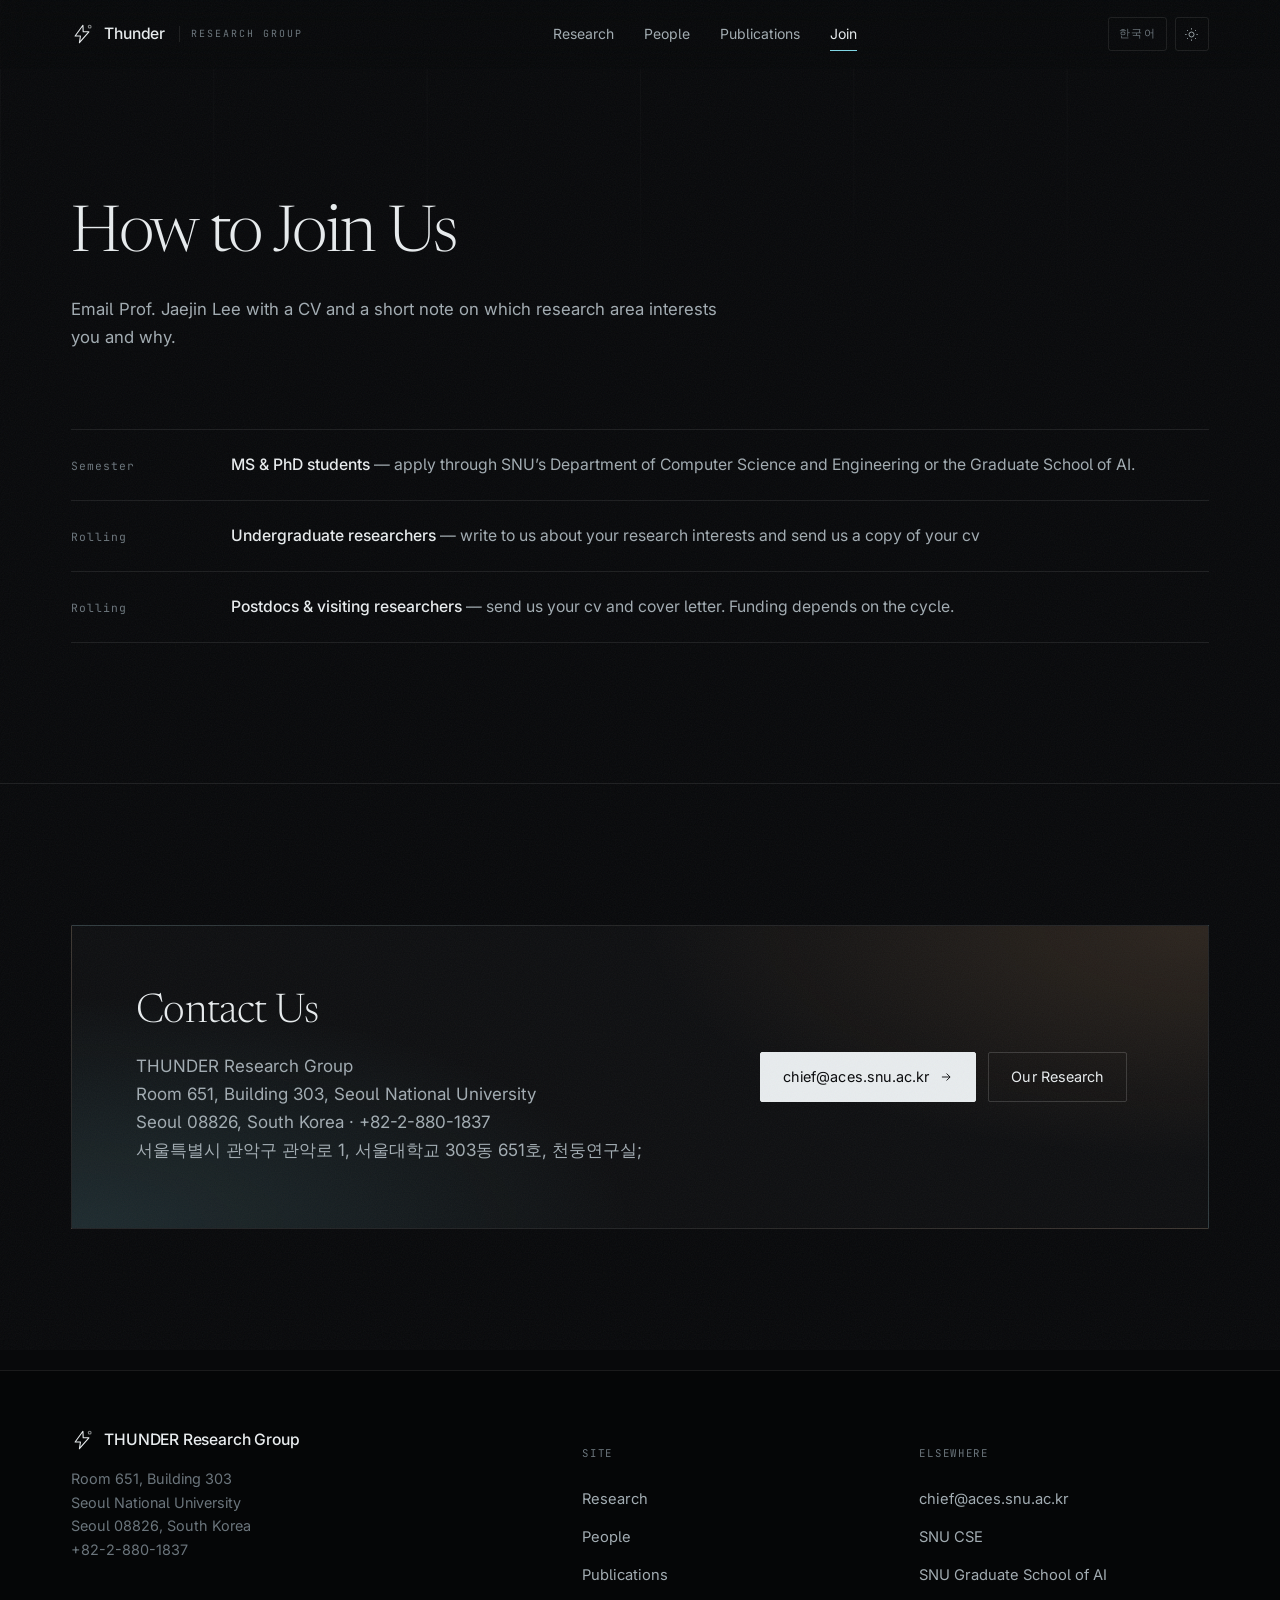
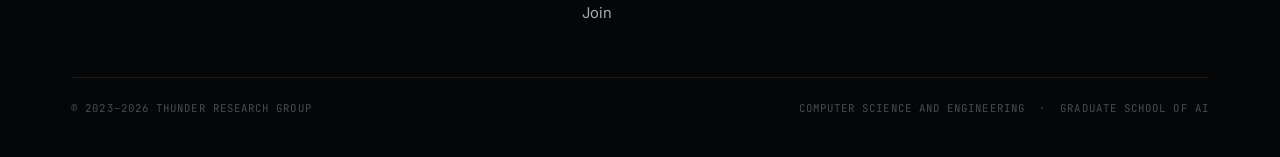
<file: join.html>
<!DOCTYPE html>
<html lang="en" data-theme="dark">
<head>
<meta charset="utf-8">
<meta name="viewport" content="width=device-width, initial-scale=1">
<title>Join &#8212; THUNDER Research Group</title>
<meta name="description" content="Open positions for PhD, MS, undergraduate, postdoc and visiting researchers.">
<link rel="preconnect" href="https://fonts.googleapis.com">
<link rel="preconnect" href="https://fonts.gstatic.com" crossorigin>
<link href="https://fonts.googleapis.com/css2?family=Inter:wght@400;450;500&family=JetBrains+Mono:wght@400&family=Newsreader:ital,opsz,wght@0,6..72,300;0,6..72,400;1,6..72,300&display=swap" rel="stylesheet">
<link rel="stylesheet" href="assets/css/style.css">
<link rel="icon" href="data:image/svg+xml,%3Csvg xmlns='http://www.w3.org/2000/svg' viewBox='0 0 24 24'%3E%3Cpath d='M13 2 4 14h6l-1 8 9-12h-6z' fill='%237fd7e6'/%3E%3C/svg%3E">
<script>/* apply the saved theme before first paint, otherwise every page load
   flashes the default dark and fades to light */
try{var t=localStorage.getItem('trg-theme');if(t)document.documentElement.setAttribute('data-theme',t)}catch(e){}</script>
</head>
<body>
<!-- ================= Header ================= -->
<header class="header">
  <div class="wrap header-in">
    <a class="brand" href="index.html" aria-label="THUNDER Research Group — home">
      <svg class="mark" viewBox="0 0 24 24" fill="none" aria-hidden="true">
        <path d="M13 2.5 4.5 14.2h5.8L9.2 21.5 19.5 9.6h-6.2z" stroke="currentColor" stroke-width="1.1" stroke-linejoin="round"/>
        <circle cx="20.4" cy="4" r="1.5" fill="none" stroke="currentColor" stroke-width="1.1" opacity=".55"/>
      </svg>
      <b>Thunder</b>
      <span>Research Group</span>
    </a>

    <nav class="nav" id="nav">
      <a href="research.html">Research</a>
      <a href="people.html">People</a>
      <a href="publications.html">Publications</a>
      <a href="join.html" aria-current="page">Join</a>
    </nav>

    <div class="hdr-tools">
      <a class="lang-btn" href="ko/join.html" hreflang="ko" lang="ko">한국어</a>
      <button class="icon-btn" data-theme-toggle aria-label="Switch colour theme">
        <svg class="icon-sun" viewBox="0 0 24 24" fill="none" stroke="currentColor" stroke-width="1.5" aria-hidden="true"><circle cx="12" cy="12" r="4"/><path d="M12 2v2M12 20v2M4.9 4.9l1.4 1.4M17.7 17.7l1.4 1.4M2 12h2M20 12h2M4.9 19.1l1.4-1.4M17.7 6.3l1.4-1.4"/></svg>
        <svg class="icon-moon" viewBox="0 0 24 24" fill="none" stroke="currentColor" stroke-width="1.5" aria-hidden="true"><path d="M20 14.5A8.5 8.5 0 0 1 9.5 4a8.5 8.5 0 1 0 10.5 10.5z"/></svg>
      </button>
      <button class="icon-btn menu-btn" data-menu aria-expanded="false" aria-controls="nav" aria-label="Menu">
        <svg viewBox="0 0 24 24" fill="none" stroke="currentColor" stroke-width="1.5" aria-hidden="true"><path d="M4 7h16M4 12h16M4 17h16"/></svg>
      </button>
    </div>
  </div>
</header>

<main>

<section class="page-head">
  <div class="hero-grid" aria-hidden="true" style="opacity:.35"></div>
  <div class="wrap" style="position:relative;z-index:1">
    
    <h1>How to Join Us</h1>
    <p class="lede">
      Email Prof. Jaejin Lee with a CV and a short note on which research area interests you and why.
    </p>
  </div>
</section>

<section class="section" style="padding-top:0">
  <div class="wrap">
    <div class="news">
      <div class="news-item" data-reveal><time>Semester</time><p><b>MS & PhD students</b> &#8212; apply through SNU&#8217;s Department of Computer Science and Engineering or the Graduate School of AI.</p></div>
      <div class="news-item" data-reveal><time>Rolling</time><p><b>Undergraduate researchers</b> &#8212; write to us about your research interests and send us a copy of your cv</p></div>
      <div class="news-item" data-reveal><time>Rolling</time><p><b>Postdocs &amp; visiting researchers</b> &#8212; send us your cv and cover letter. Funding depends on the cycle.</p></div>
    </div>
  </div>
</section>

<section class="section">
  <div class="wrap">
    <div class="cta" data-reveal>
      <div>
        <h2>Contact Us</h2>
        <p>
          THUNDER Research Group<br>
          Room 651, Building 303, Seoul National University<br>
          Seoul 08826, South Korea &#183; +82-2-880-1837<br>
          &#49436;&#50872;&#53945;&#48324;&#49884; &#44288;&#50501;&#44396; &#44288;&#50501;&#47196; 1, &#49436;&#50872;&#45824;&#54617;&#44368; 303&#46041; 651&#54840;, 천둥연구실;
        </p>
      </div>
      <div style="display:flex;flex-wrap:wrap;gap:12px">
        <a class="btn btn-primary" href="mailto:chief@aces.snu.ac.kr">chief@aces.snu.ac.kr
          <svg viewBox="0 0 24 24" fill="none" stroke="currentColor" stroke-width="1.6" aria-hidden="true"><path d="M5 12h14M13 6l6 6-6 6"/></svg></a>
        <a class="btn btn-ghost" href="research.html">Our Research</a>
      </div>
    </div>
  </div>
</section>

</main>

<!-- ================= Footer ================= -->
<footer class="footer">
  <div class="wrap">
    <div class="footer-grid">
      <div>
        <a class="brand" href="index.html">
          <svg class="mark" viewBox="0 0 24 24" fill="none" aria-hidden="true">
            <path d="M13 2.5 4.5 14.2h5.8L9.2 21.5 19.5 9.6h-6.2z" stroke="currentColor" stroke-width="1.1" stroke-linejoin="round"/>
            <circle cx="20.4" cy="4" r="1.5" fill="none" stroke="currentColor" stroke-width="1.1" opacity=".55"/>
          </svg>
          <b>THUNDER Research Group</b>
        </a>
        <p class="addr">
          Room 651, Building 303<br>
          Seoul National University<br>
          Seoul 08826, South Korea<br>
          +82-2-880-1837
        </p>
      </div>
      <div>
        <h5>Site</h5>
        <ul>
          <li><a href="research.html">Research</a></li>
          <li><a href="people.html">People</a></li>
          <li><a href="publications.html">Publications</a></li>
          <li><a href="join.html">Join</a></li>
        </ul>
      </div>
      <div>
        <h5>Elsewhere</h5>
        <ul>
          <li><a href="mailto:chief@aces.snu.ac.kr">chief@aces.snu.ac.kr</a></li>
          <li><a href="https://cse.snu.ac.kr/" rel="noopener">SNU CSE</a></li>
          <li><a href="https://gsds.snu.ac.kr/" rel="noopener">SNU Graduate School of AI</a></li>
        </ul>
      </div>
    </div>
    <div class="footer-base">
      <span>&copy; 2023&#8211;<span data-year>2026</span> THUNDER Research Group</span>
      <span>Computer Science and Engineering &nbsp;·&nbsp; Graduate School of AI</span>
    </div>
  </div>
</footer>

<script src="assets/js/main.js"></script>
</body>
</html>
</file>
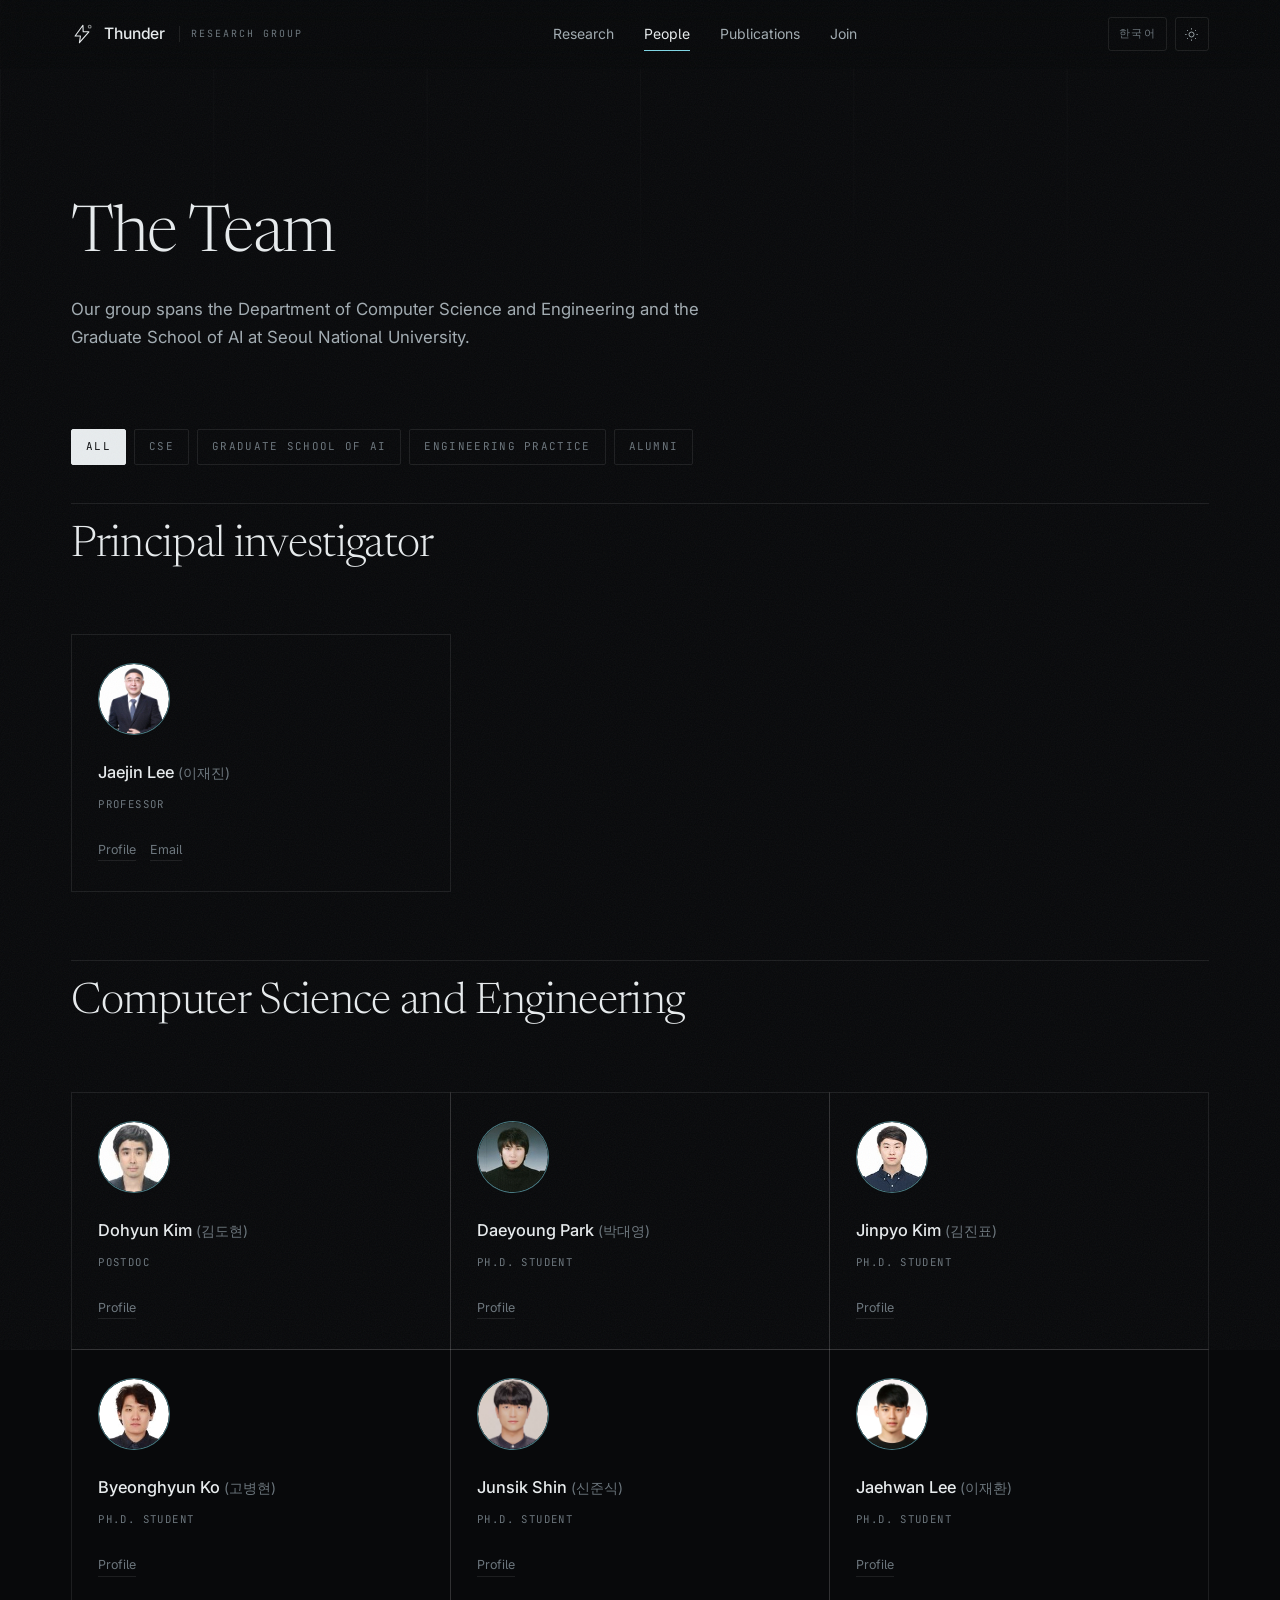
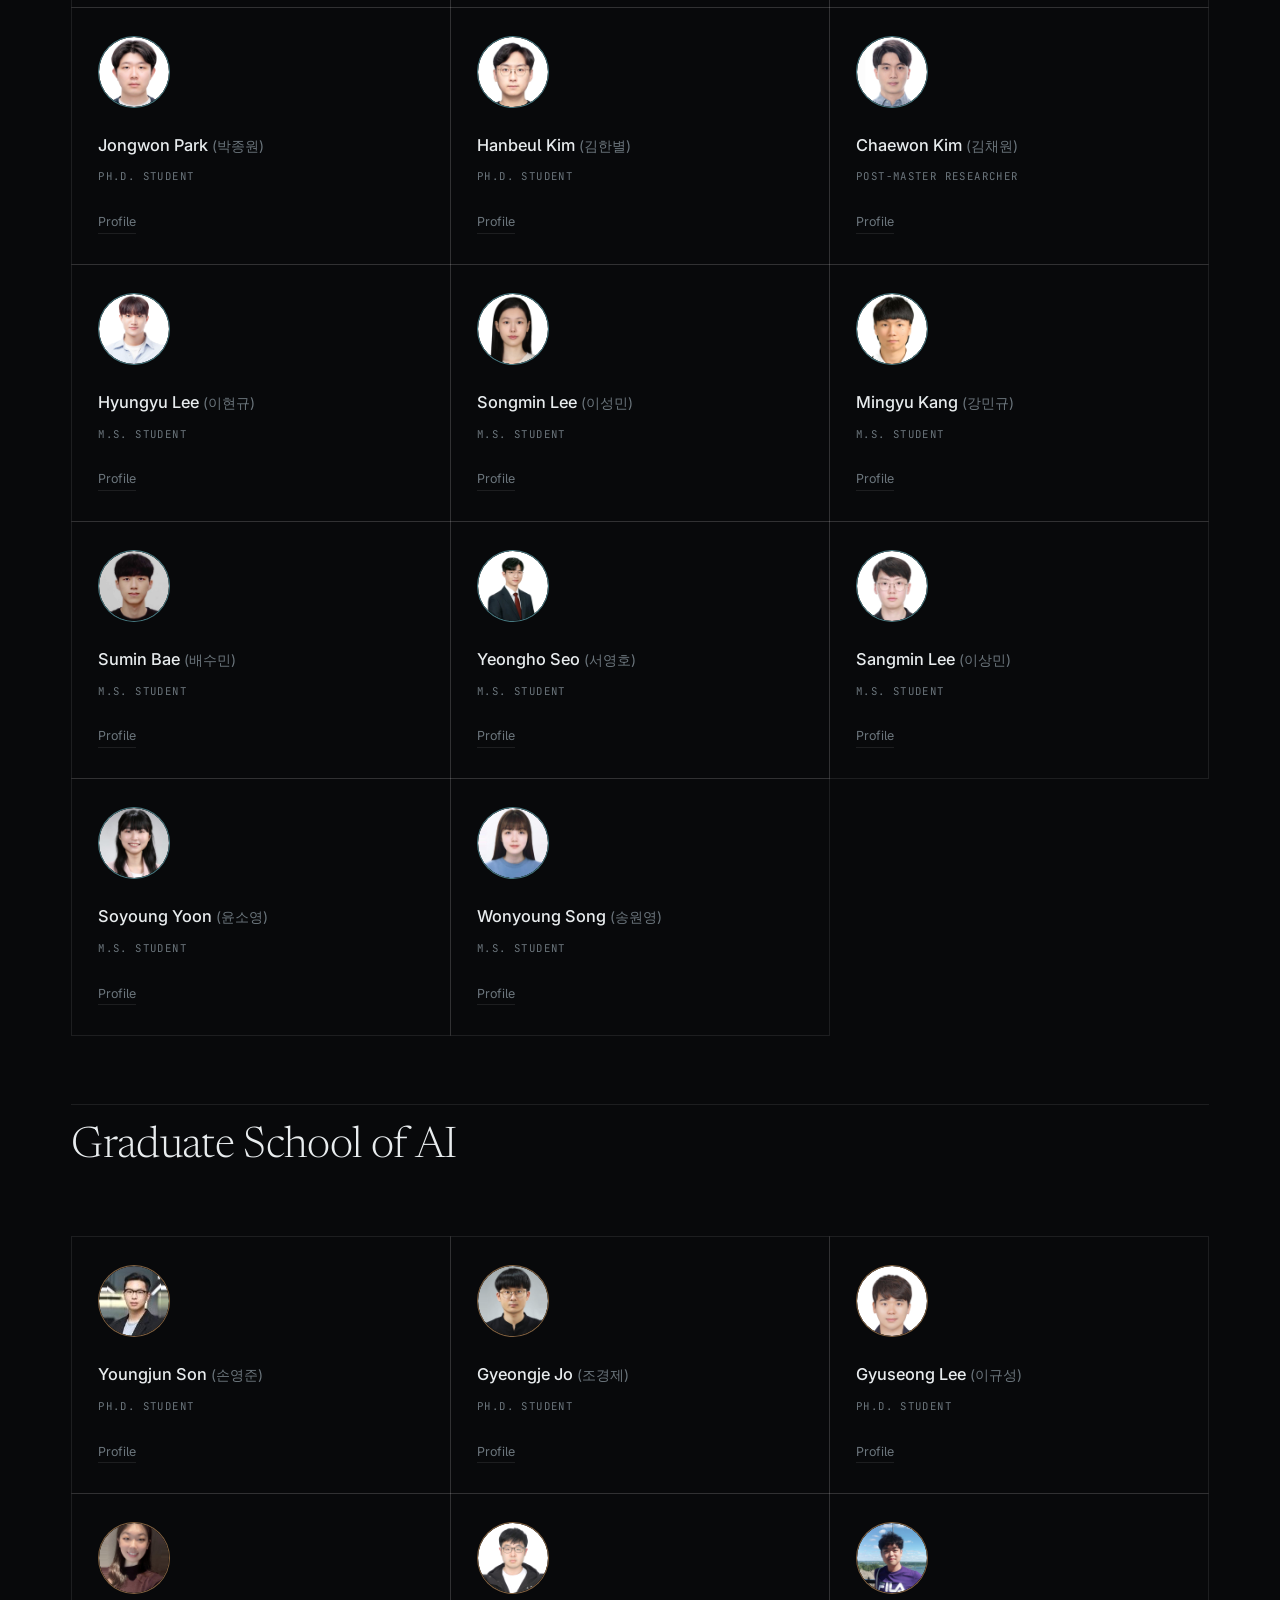
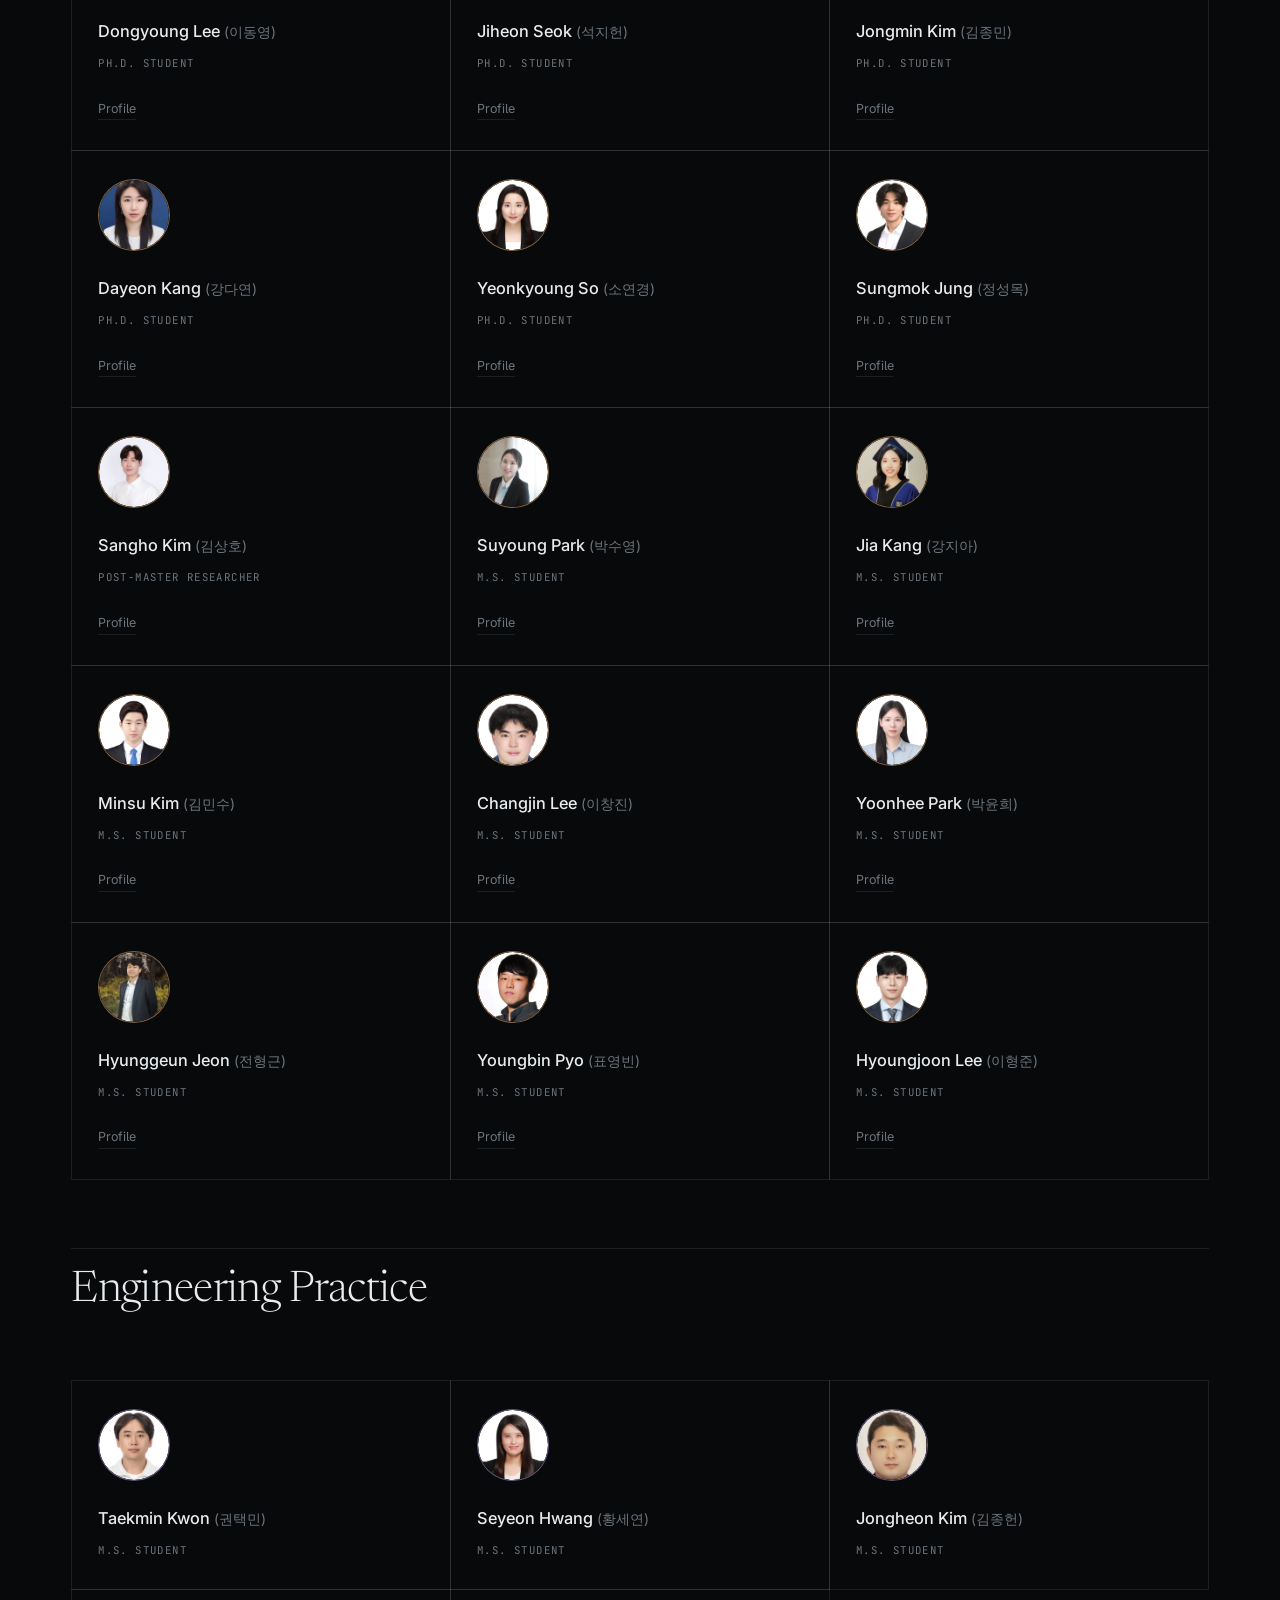
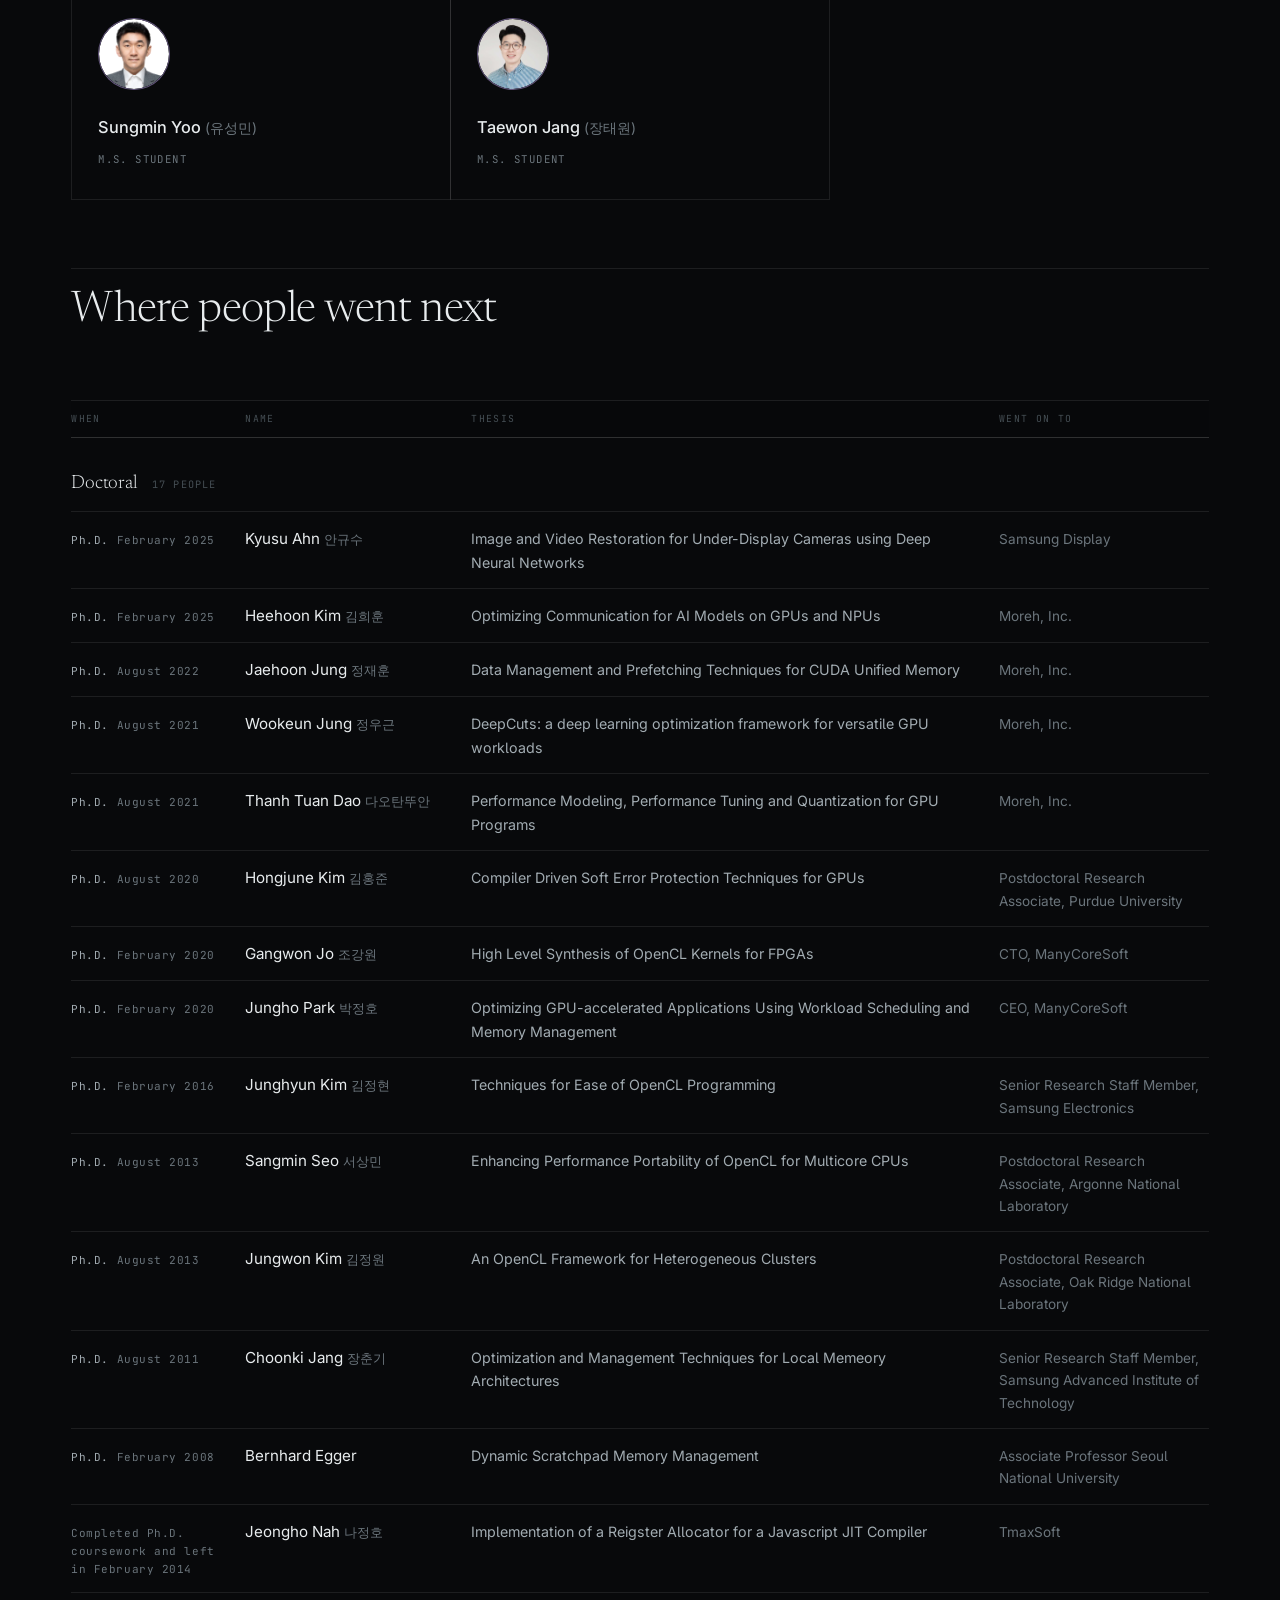
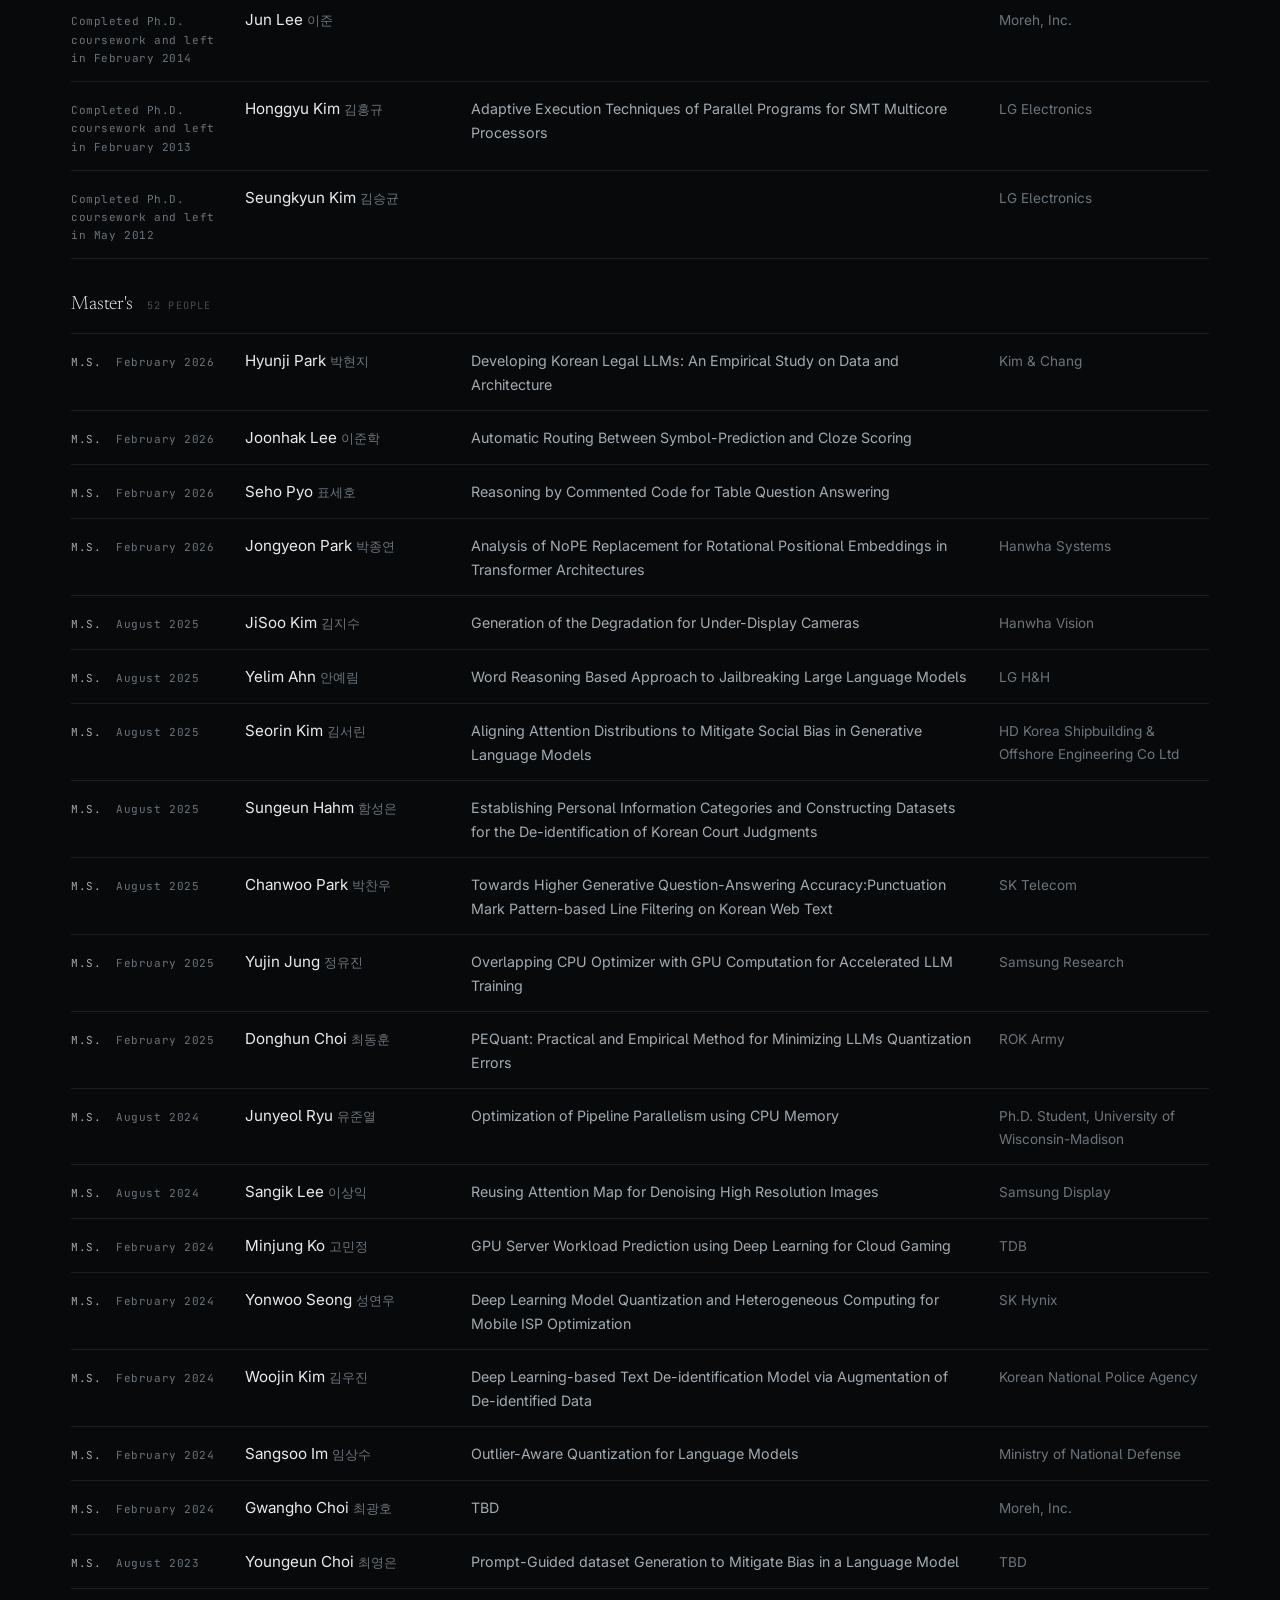
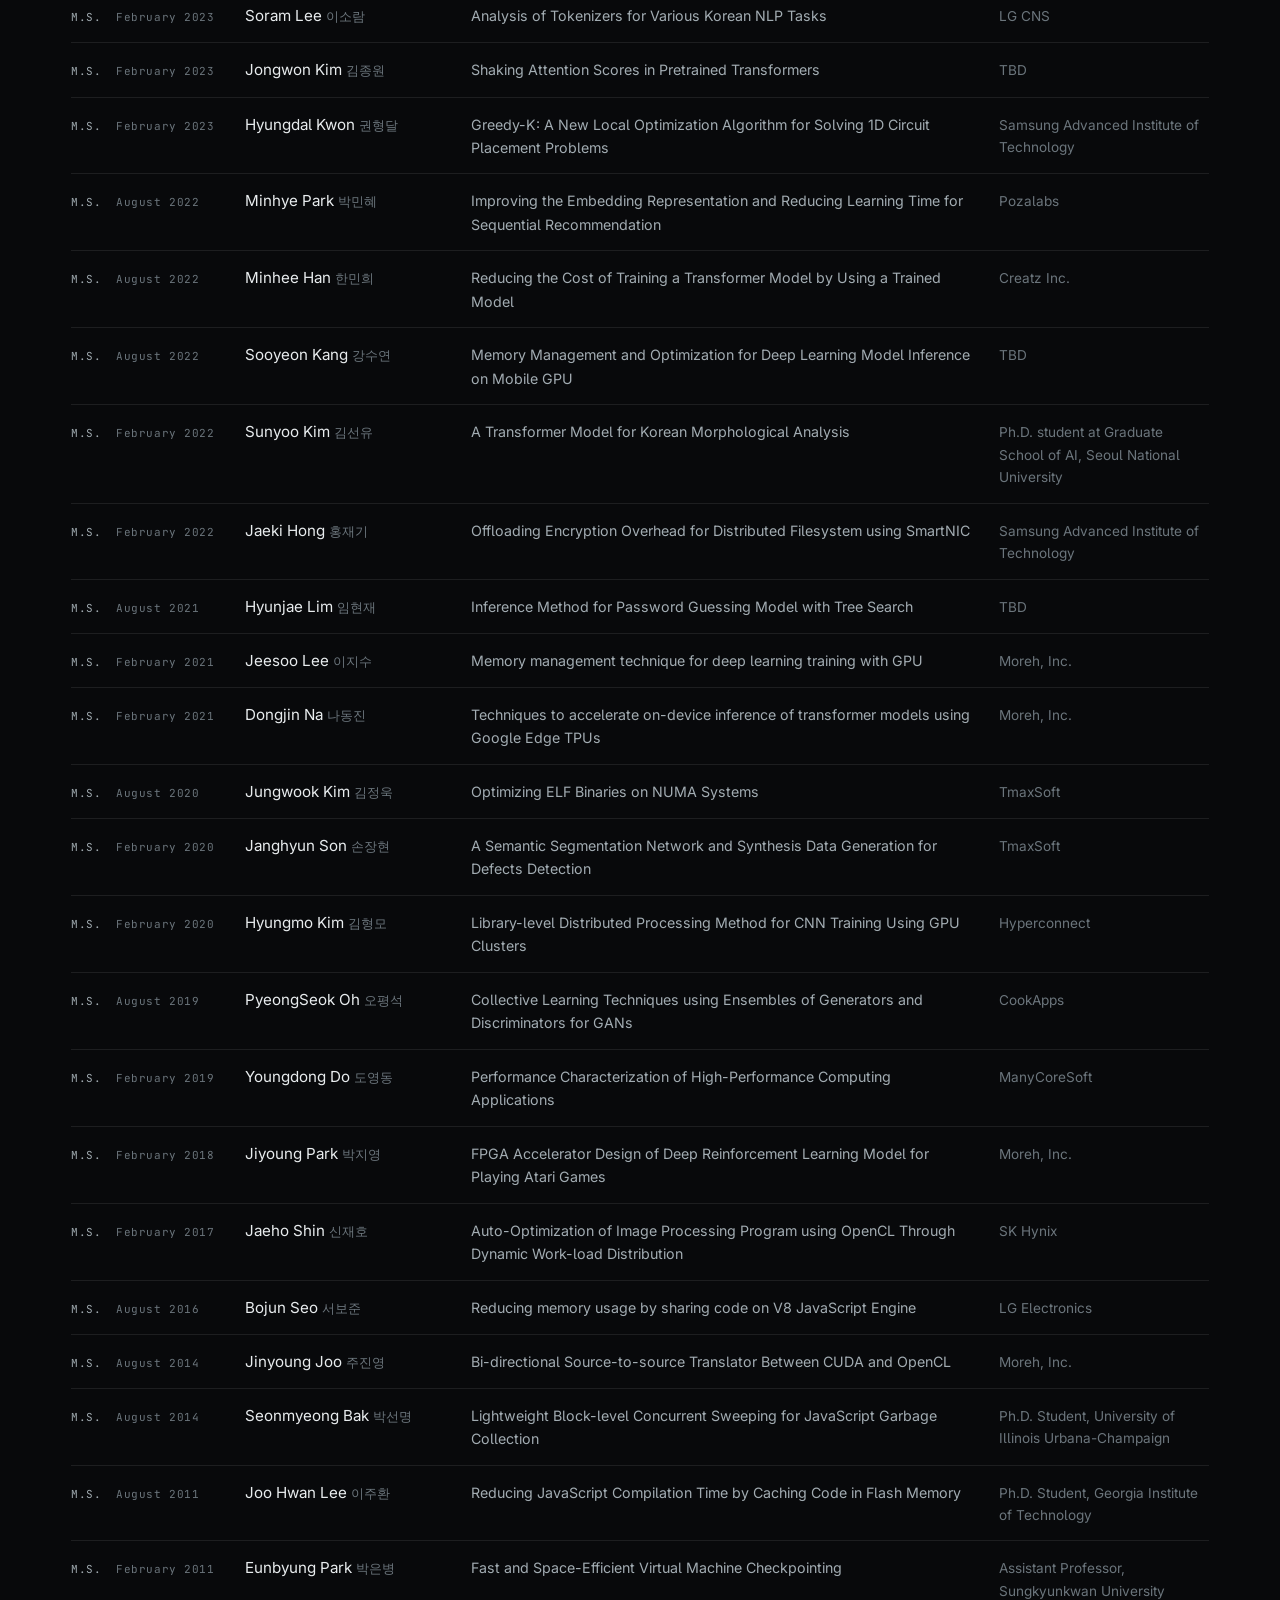
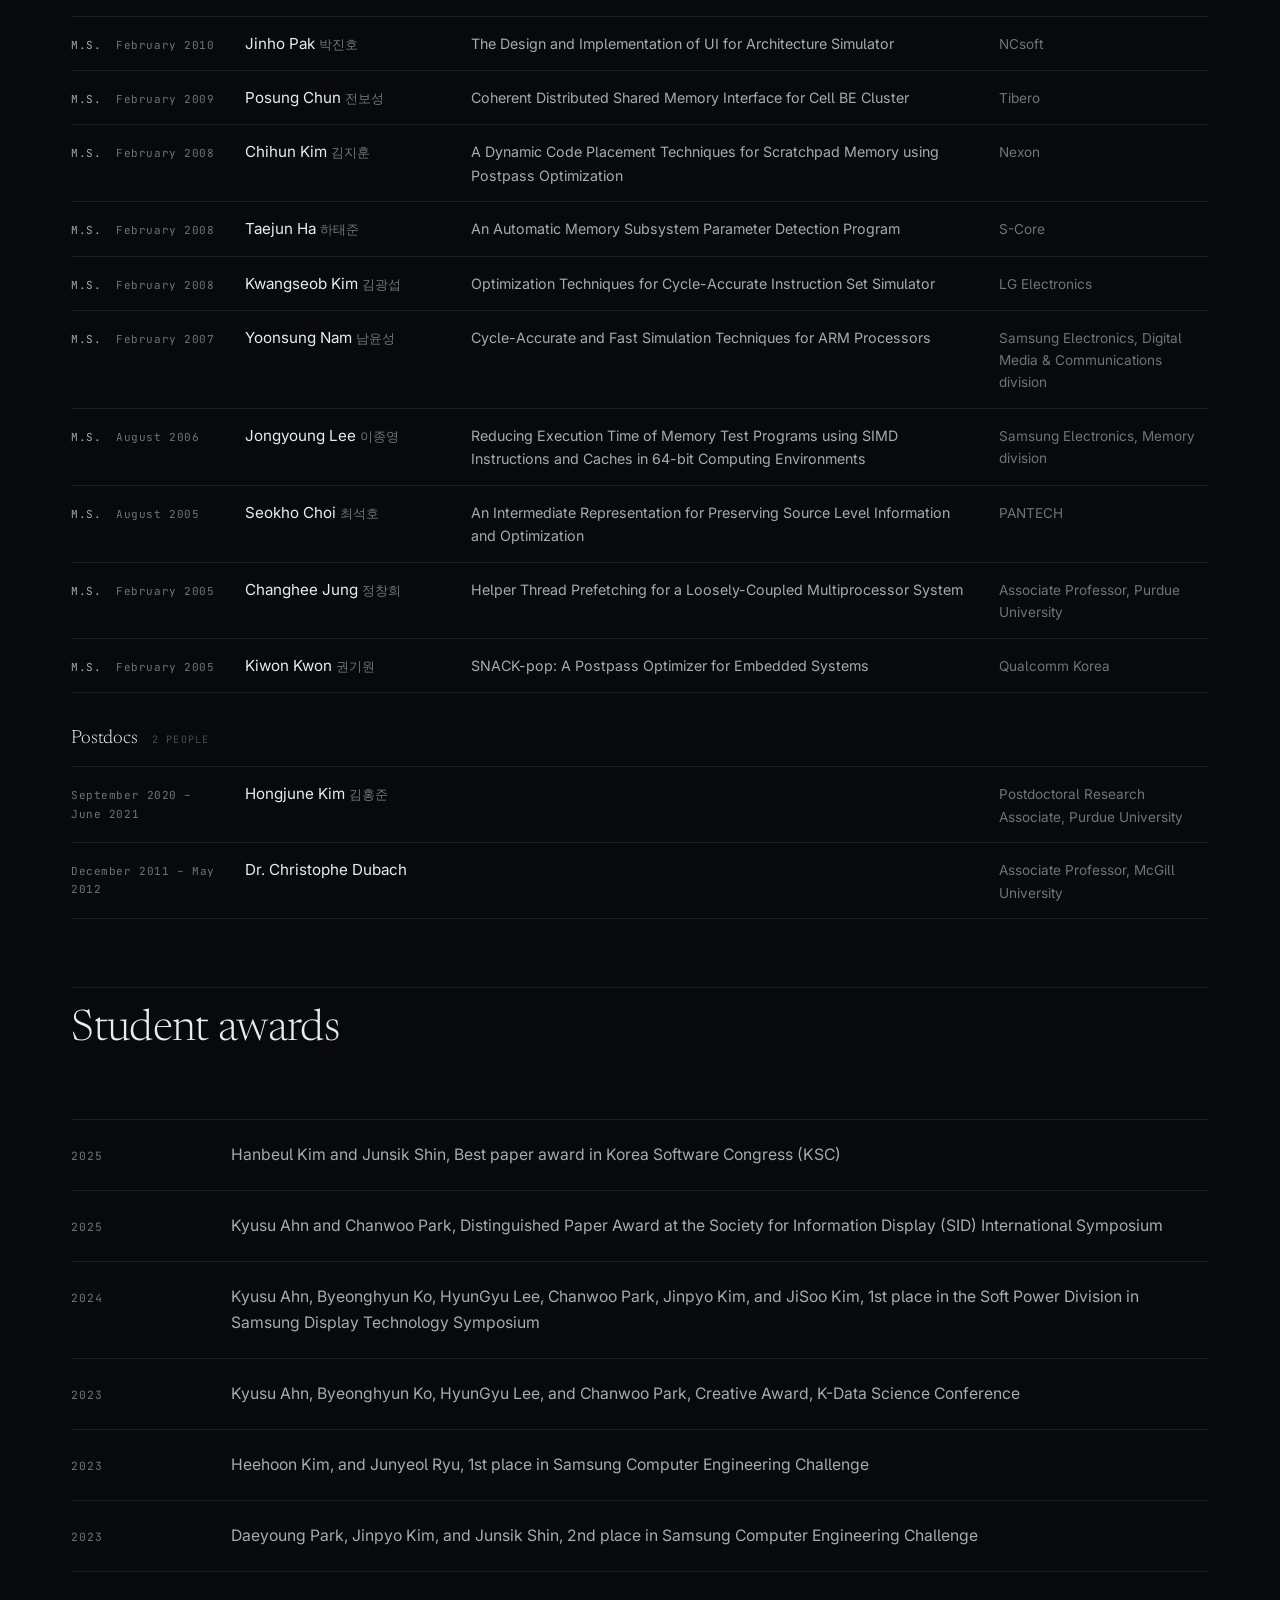
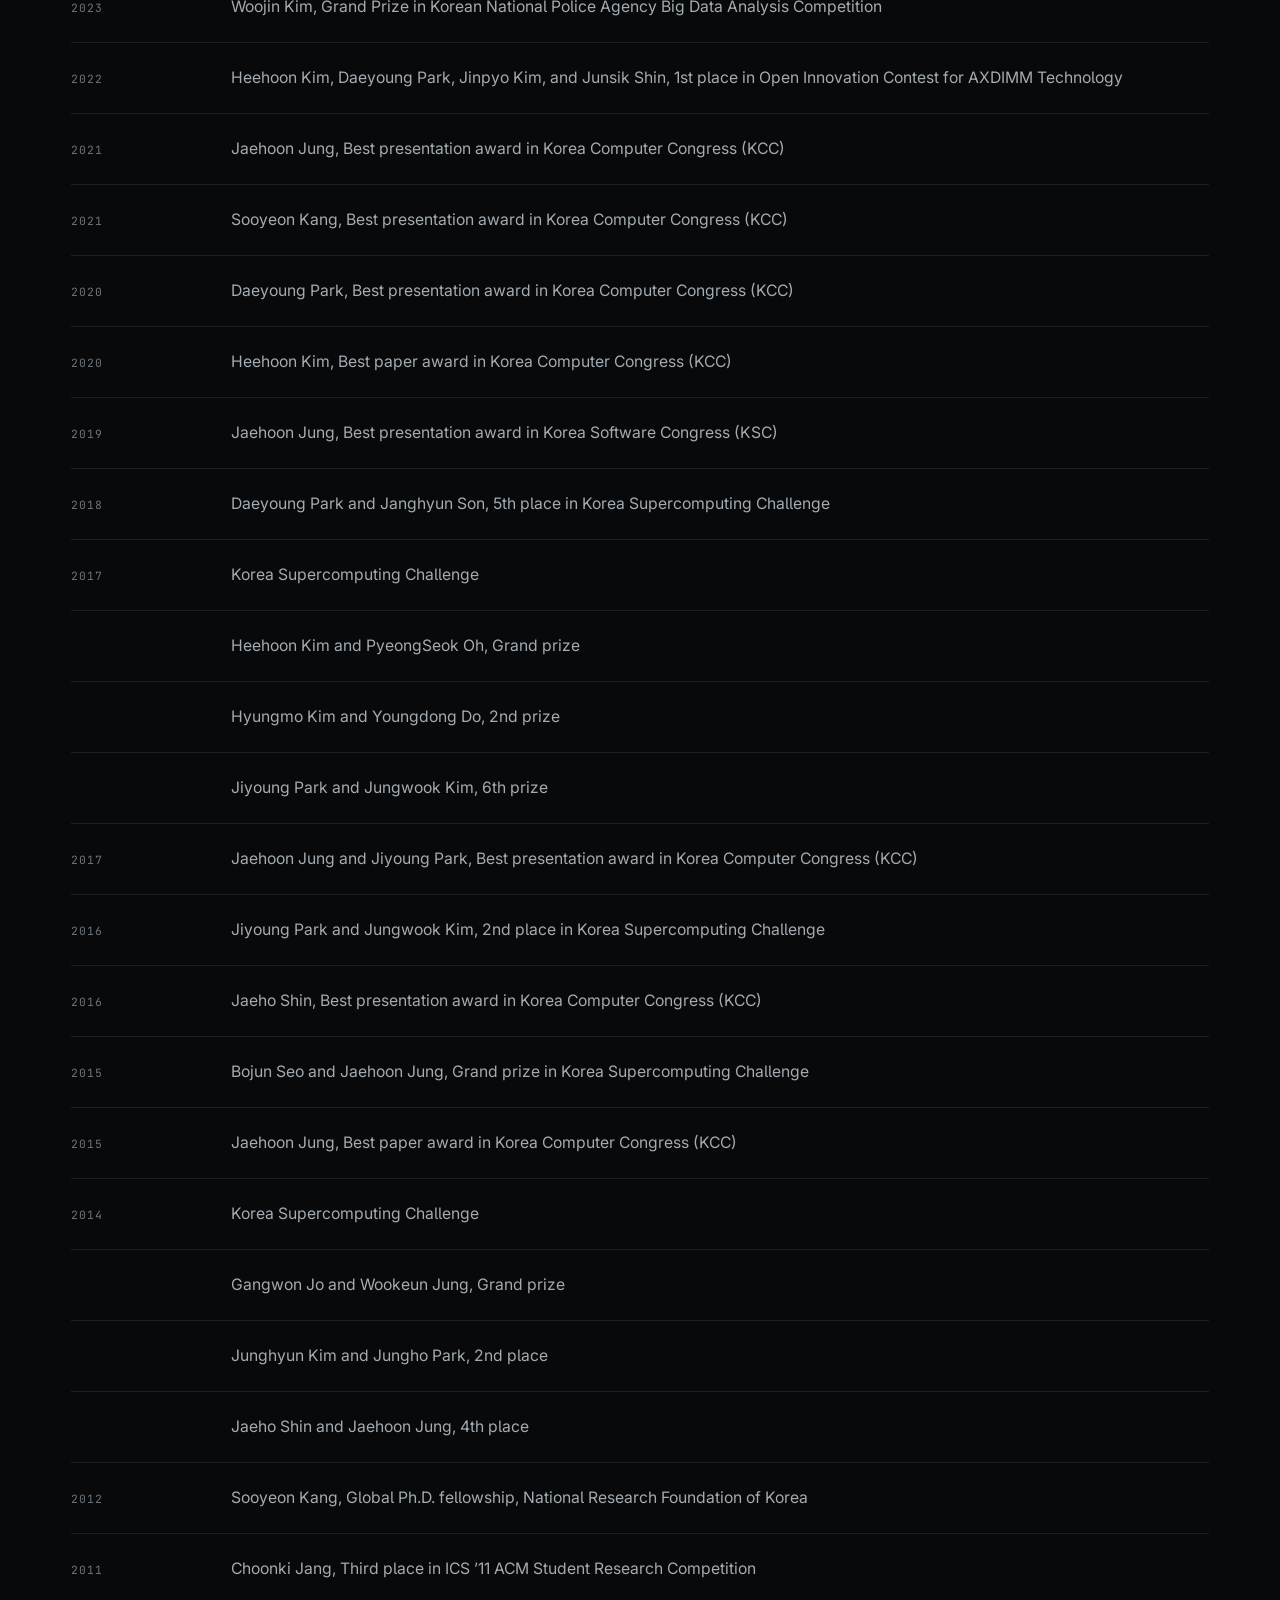
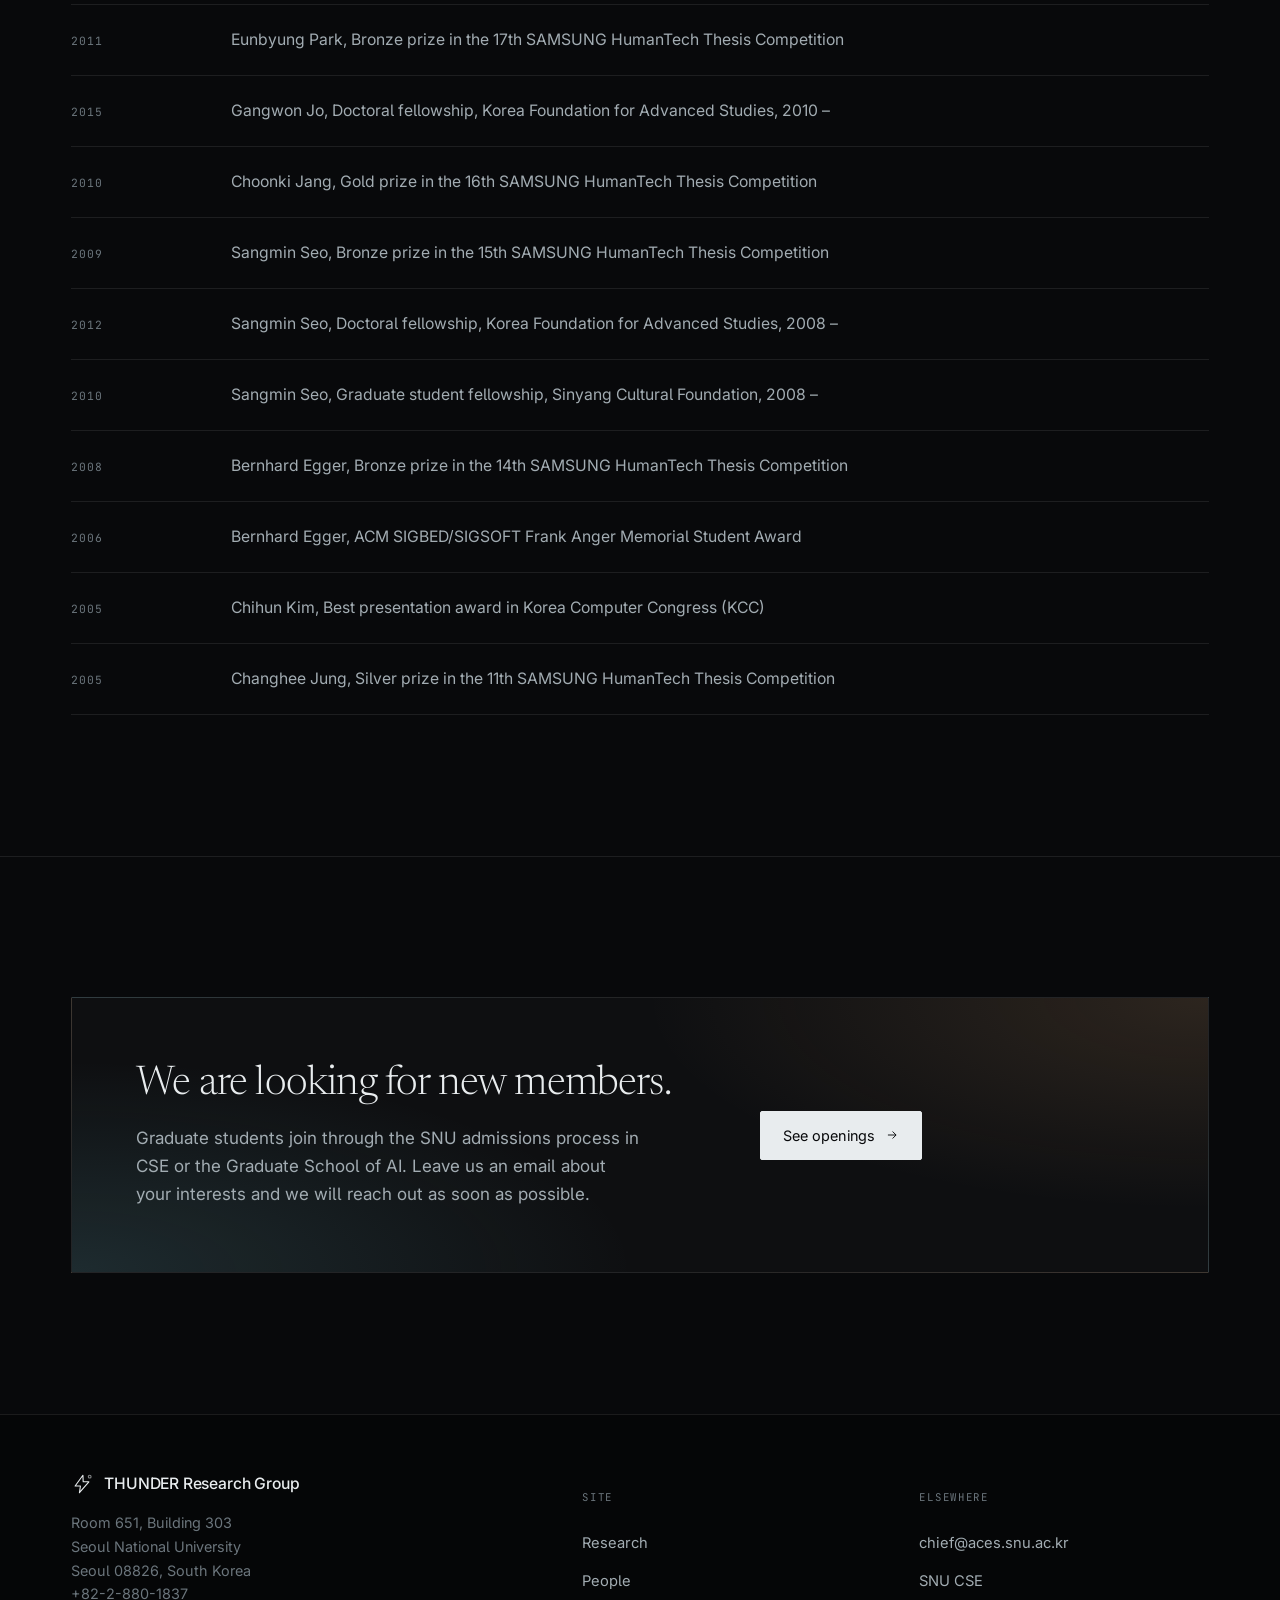
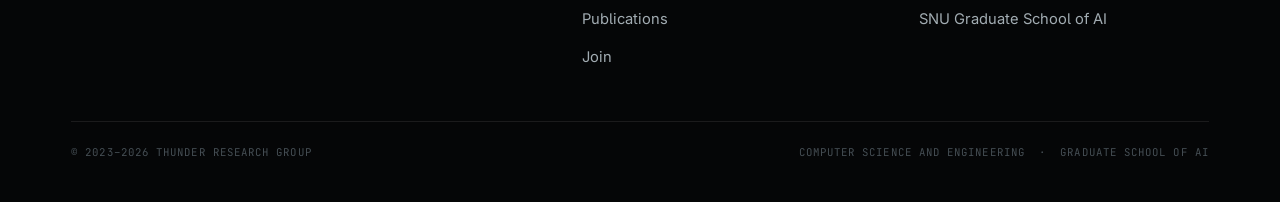
<file: people.html>
<!DOCTYPE html>
<html lang="en" data-theme="dark">
<head>
<meta charset="utf-8">
<meta name="viewport" content="width=device-width, initial-scale=1">
<title>People &#8212; THUNDER Research Group</title>
<meta name="description" content="Faculty, researchers and students of the Thunder Research Group.">
<link rel="preconnect" href="https://fonts.googleapis.com">
<link rel="preconnect" href="https://fonts.gstatic.com" crossorigin>
<link href="https://fonts.googleapis.com/css2?family=Inter:wght@400;450;500&family=JetBrains+Mono:wght@400&family=Newsreader:ital,opsz,wght@0,6..72,300;0,6..72,400;1,6..72,300&display=swap" rel="stylesheet">
<link rel="stylesheet" href="assets/css/style.css">
<link rel="icon" href="data:image/svg+xml,%3Csvg xmlns='http://www.w3.org/2000/svg' viewBox='0 0 24 24'%3E%3Cpath d='M13 2 4 14h6l-1 8 9-12h-6z' fill='%237fd7e6'/%3E%3C/svg%3E">
<script>/* apply the saved theme before first paint, otherwise every page load
   flashes the default dark and fades to light */
try{var t=localStorage.getItem('trg-theme');if(t)document.documentElement.setAttribute('data-theme',t)}catch(e){}</script>
</head>
<body>
<!-- ================= Header ================= -->
<header class="header">
  <div class="wrap header-in">
    <a class="brand" href="index.html" aria-label="THUNDER Research Group — home">
      <svg class="mark" viewBox="0 0 24 24" fill="none" aria-hidden="true">
        <path d="M13 2.5 4.5 14.2h5.8L9.2 21.5 19.5 9.6h-6.2z" stroke="currentColor" stroke-width="1.1" stroke-linejoin="round"/>
        <circle cx="20.4" cy="4" r="1.5" fill="none" stroke="currentColor" stroke-width="1.1" opacity=".55"/>
      </svg>
      <b>Thunder</b>
      <span>Research Group</span>
    </a>

    <nav class="nav" id="nav">
      <a href="research.html">Research</a>
      <a href="people.html" aria-current="page">People</a>
      <a href="publications.html">Publications</a>
      <a href="join.html">Join</a>
    </nav>

    <div class="hdr-tools">
      <a class="lang-btn" href="ko/people.html" hreflang="ko" lang="ko">한국어</a>
      <button class="icon-btn" data-theme-toggle aria-label="Switch colour theme">
        <svg class="icon-sun" viewBox="0 0 24 24" fill="none" stroke="currentColor" stroke-width="1.5" aria-hidden="true"><circle cx="12" cy="12" r="4"/><path d="M12 2v2M12 20v2M4.9 4.9l1.4 1.4M17.7 17.7l1.4 1.4M2 12h2M20 12h2M4.9 19.1l1.4-1.4M17.7 6.3l1.4-1.4"/></svg>
        <svg class="icon-moon" viewBox="0 0 24 24" fill="none" stroke="currentColor" stroke-width="1.5" aria-hidden="true"><path d="M20 14.5A8.5 8.5 0 0 1 9.5 4a8.5 8.5 0 1 0 10.5 10.5z"/></svg>
      </button>
      <button class="icon-btn menu-btn" data-menu aria-expanded="false" aria-controls="nav" aria-label="Menu">
        <svg viewBox="0 0 24 24" fill="none" stroke="currentColor" stroke-width="1.5" aria-hidden="true"><path d="M4 7h16M4 12h16M4 17h16"/></svg>
      </button>
    </div>
  </div>
</header>

<main>

<section class="page-head">
  <div class="hero-grid" aria-hidden="true" style="opacity:.35"></div>
  <div class="wrap" style="position:relative;z-index:1">
    <h1>The Team</h1>
    <p class="lede">
      Our group spans the Department of Computer Science and Engineering and the Graduate School of AI at Seoul National University. 
    </p>
  </div>
</section>

<section class="section" style="padding-top:0">
  <div class="wrap">
    <nav class="filters" data-section-nav aria-label="Jump to a team">
      <a class="filter" href="#faculty">All</a>
      <a class="filter" href="#cse">CSE</a>
      <a class="filter" href="#ds">Graduate School of AI</a>
      <a class="filter" href="#ep">Engineering Practice</a>
      <a class="filter" href="#alumni">Alumni</a>
    </nav>

    <div class="sec-head" id="faculty" data-reveal>
      <div class="rule" aria-hidden="true"></div>
      <div><h2 class="sec-title">Principal investigator</h2></div>
    </div>

    <div class="people" style="margin-bottom:64px">
      <div class="person cse" data-div="cse" data-tags="cse ds ep" data-reveal>
        <div class="avatar has-photo"><img src="assets/img/people/jaejin-lee.jpg" alt="" loading="lazy" decoding="async"></div><h4>Jaejin Lee <span class="kr">(&#51060;&#51116;&#51652;)</span></h4>
        <div class="role">Professor</div>
        <div class="links"><a href="https://sites.google.com/view/jaejinlee" rel="noopener">Profile</a><a href="mailto:chief@aces.snu.ac.kr">Email</a></div>
      </div>
    </div>

    <div class="sec-head" id="cse" data-reveal>
      <div class="rule" aria-hidden="true"></div>
      <div><h2 class="sec-title">Computer Science and Engineering</h2></div>
    </div>

    <div class="people" style="margin-bottom:64px">
      <div class="person cse" data-div="cse" data-reveal>
        <div class="avatar has-photo"><img src="assets/img/people/dohyun-kim.jpg" alt="" loading="lazy" decoding="async"></div><h4>Dohyun Kim <span class="kr">(김도현)</span></h4>
        <div class="role">Postdoc</div>
        <div class="links"><a href="https://www.linkedin.com/in/dohyun-kim-652a3421a/" rel="noopener">Profile</a></div>
      </div>
      <div class="person cse" data-div="cse" data-reveal>
        <div class="avatar has-photo"><img src="assets/img/people/daeyoung-park.jpg" alt="" loading="lazy" decoding="async"></div><h4>Daeyoung Park <span class="kr">(박대영)</span></h4>
        <div class="role">Ph.D. student</div>
        <div class="links"><a href="http://thunder.snu.ac.kr/~daeyoung/" rel="noopener">Profile</a></div>
      </div>
      <div class="person cse" data-div="cse" data-reveal>
        <div class="avatar has-photo"><img src="assets/img/people/jinpyo-kim.jpg" alt="" loading="lazy" decoding="async"></div><h4>Jinpyo Kim <span class="kr">(김진표)</span></h4>
        <div class="role">Ph.D. student</div>
        <div class="links"><a href="http://thunder.snu.ac.kr/~jinpyo/" rel="noopener">Profile</a></div>
      </div>
      <div class="person cse" data-div="cse" data-reveal>
        <div class="avatar has-photo"><img src="assets/img/people/byeonghyun-ko.jpg" alt="" loading="lazy" decoding="async"></div><h4>Byeonghyun Ko <span class="kr">(고병현)</span></h4>
        <div class="role">Ph.D. student</div>
        <div class="links"><a href="http://thunder.snu.ac.kr/~byeonghyun/" rel="noopener">Profile</a></div>
      </div>
      <div class="person cse" data-div="cse" data-reveal>
        <div class="avatar has-photo"><img src="assets/img/people/junsik-shin.jpg" alt="" loading="lazy" decoding="async"></div><h4>Junsik Shin <span class="kr">(신준식)</span></h4>
        <div class="role">Ph.D. student</div>
        <div class="links"><a href="http://thunder.snu.ac.kr/~junsik/" rel="noopener">Profile</a></div>
      </div>
      <div class="person cse" data-div="cse" data-reveal>
        <div class="avatar has-photo"><img src="assets/img/people/jaehwan-lee.jpg" alt="" loading="lazy" decoding="async"></div><h4>Jaehwan Lee <span class="kr">(이재환)</span></h4>
        <div class="role">Ph.D. student</div>
        <div class="links"><a href="http://thunder.snu.ac.kr/~jaehwan/" rel="noopener">Profile</a></div>
      </div>
      <div class="person cse" data-div="cse" data-reveal>
        <div class="avatar has-photo"><img src="assets/img/people/jongwon-park.jpg" alt="" loading="lazy" decoding="async"></div><h4>Jongwon Park <span class="kr">(박종원)</span></h4>
        <div class="role">Ph.D. student</div>
        <div class="links"><a href="http://thunder.snu.ac.kr/~jongwonpark/" rel="noopener">Profile</a></div>
      </div>
      <div class="person cse" data-div="cse" data-reveal>
        <div class="avatar has-photo"><img src="assets/img/people/hanbeul-kim.jpg" alt="" loading="lazy" decoding="async"></div><h4>Hanbeul Kim <span class="kr">(김한별)</span></h4>
        <div class="role">Ph.D. student</div>
        <div
         class="links"><a href="http://thunder.snu.ac.kr/~jongwonpark/" rel="noopener">Profile</a></div>
      </div>
      <div class="person cse" data-div="cse" data-reveal>
        <div class="avatar has-photo"><img src="assets/img/people/chaewon-kim.jpg" alt="" loading="lazy" decoding="async"></div><h4>Chaewon Kim <span class="kr">(김채원)</span></h4>
        <div class="role">Post-master researcher</div>
        <div class="links"><a href="https://rhrnald.github.io/" rel="noopener">Profile</a></div>
      </div>
      <div class="person cse" data-div="cse" data-reveal>
        <div class="avatar has-photo"><img src="assets/img/people/hyungyu-lee.jpg" alt="" loading="lazy" decoding="async"></div><h4>Hyungyu Lee <span class="kr">(이현규)</span></h4>
        <div class="role">M.S. student</div>
        <div class="links"><a href="http://thunder.snu.ac.kr/~hyungyu/" rel="noopener">Profile</a></div>
      </div>
      <div class="person cse" data-div="cse" data-reveal>
        <div class="avatar has-photo"><img src="assets/img/people/songmin-lee.jpg" alt="" loading="lazy" decoding="async"></div><h4>Songmin Lee <span class="kr">(이성민)</span></h4>
        <div class="role">M.S. student</div>
        <div class="links"><a href="http://www.linkedin.com/in/olive-songmin-lee-919185263/" rel="noopener">Profile</a></div>
      </div>
      <div class="person cse" data-div="cse" data-reveal>
        <div class="avatar has-photo"><img src="assets/img/people/mingyu-kang.jpg" alt="" loading="lazy" decoding="async"></div><h4>Mingyu Kang <span class="kr">(강민규)</span></h4>
        <div class="role">M.S. student</div>
        <div class="links"><a href="http://thunder.snu.ac.kr/~jongwonpark/" rel="noopener">Profile</a></div>
      </div>
      <div class="person cse" data-div="cse" data-reveal>
        <div class="avatar has-photo"><img src="assets/img/people/sumin-bae.jpg" alt="" loading="lazy" decoding="async"></div><h4>Sumin Bae <span class="kr">(배수민)</span></h4>
        <div class="role">M.S. student</div>
        <div class="links"><a href="http://www.linkedin.com/in/sumin-bae-367388284" rel="noopener">Profile</a></div>
      </div>
      <div class="person cse" data-div="cse" data-reveal>
        <div class="avatar has-photo"><img src="assets/img/people/yeongho-seo.jpg" alt="" loading="lazy" decoding="async"></div><h4>Yeongho Seo <span class="kr">(서영호)</span></h4>
        <div class="role">M.S. student</div>
        <div class="links"><a href="https://github.com/digdhg" rel="noopener">Profile</a></div>
      </div>
      <div class="person cse" data-div="cse" data-reveal>
        <div class="avatar has-photo"><img src="assets/img/people/sangmin-lee.jpg" alt="" loading="lazy" decoding="async"></div><h4>Sangmin Lee <span class="kr">(이상민)</span></h4>
        <div class="role">M.S. student</div>
        <div class="links"><a href="http://thunder.snu.ac.kr/~jongwonpark/" rel="noopener">Profile</a></div>
      </div>
      <div class="person cse" data-div="cse" data-reveal>
        <div class="avatar has-photo"><img src="assets/img/people/soyoung-yoon.jpg" alt="" loading="lazy" decoding="async"></div><h4>Soyoung Yoon <span class="kr">(윤소영)</span></h4>
        <div class="role">M.S. student</div>
        <div class="links"><a href="http://thunder.snu.ac.kr/~jongwonpark/" rel="noopener">Profile</a></div>
      </div>
      <div class="person cse" data-div="cse" data-reveal>
        <div class="avatar has-photo"><img src="assets/img/people/wonyoung-song.jpg" alt="" loading="lazy" decoding="async"></div><h4>Wonyoung Song <span class="kr">(송원영)</span></h4>
        <div class="role">M.S. student</div>
        <div class="links"><a href="http://thunder.snu.ac.kr/~jongwonpark/" rel="noopener">Profile</a></div>
      </div>
    </div>

    <div class="sec-head" id="ds" data-reveal>
      <div class="rule" aria-hidden="true"></div>
      <div><h2 class="sec-title">Graduate School of AI</h2></div>
    </div>

    <div class="people" style="margin-bottom:64px">
      <div class="person ds" data-div="ds" data-reveal>
        <div class="avatar has-photo"><img src="assets/img/people/youngjun-son.jpg" alt="" loading="lazy" decoding="async"></div><h4>Youngjun Son <span class="kr">(손영준)</span></h4>
        <div class="role">Ph.D. student</div>
        <div class="links"><a href="http://thunder.snu.ac.kr/~youngjun/" rel="noopener">Profile</a></div>
      </div>
      <div class="person ds" data-div="ds" data-reveal>
        <div class="avatar has-photo"><img src="assets/img/people/gyeongje-jo.jpg" alt="" loading="lazy" decoding="async"></div><h4>Gyeongje Jo <span class="kr">(조경제)</span></h4>
        <div class="role">Ph.D. student</div>
        <div class="links"><a href="http://thunder.snu.ac.kr/~gyeongje/" rel="noopener">Profile</a></div>
      </div>
      <div class="person ds" data-div="ds" data-reveal>
        <div class="avatar has-photo"><img src="assets/img/people/gyuseong-lee.jpg" alt="" loading="lazy" decoding="async"></div><h4>Gyuseong Lee <span class="kr">(이규성)</span></h4>
        <div class="role">Ph.D. student</div>
        <div class="links"><a href="http://thunder.snu.ac.kr/~gyuseong/" rel="noopener">Profile</a></div>
      </div>
      <div class="person ds" data-div="ds" data-reveal>
        <div class="avatar has-photo"><img src="assets/img/people/dongyoung-lee.jpg" alt="" loading="lazy" decoding="async"></div><h4>Dongyoung Lee <span class="kr">(이동영)</span></h4>
        <div class="role">Ph.D. student</div>
        <div class="links"><a href="http://thunder.snu.ac.kr/~dongyoung/" rel="noopener">Profile</a></div>
      </div>
      <div class="person ds" data-div="ds" data-reveal>
        <div class="avatar has-photo"><img src="assets/img/people/jiheon-seok.jpg" alt="" loading="lazy" decoding="async"></div><h4>Jiheon Seok <span class="kr">(석지헌)</span></h4>
        <div class="role">Ph.D. student</div>
        <div class="links"><a href="http://thunder.snu.ac.kr/~jiheon/" rel="noopener">Profile</a></div>
      </div>
      <div class="person ds" data-div="ds" data-reveal>
        <div class="avatar has-photo"><img src="assets/img/people/jongmin-kim.jpg" alt="" loading="lazy" decoding="async"></div><h4>Jongmin Kim <span class="kr">(김종민)</span></h4>
        <div class="role">Ph.D. student</div>
        <div class="links"><a href="https://jongmindev.github.io/" rel="noopener">Profile</a></div>
      </div>
      <div class="person ds" data-div="ds" data-reveal>
        <div class="avatar has-photo"><img src="assets/img/people/dayeon-kang.jpg" alt="" loading="lazy" decoding="async"></div><h4>Dayeon Kang <span class="kr">(강다연)</span></h4>
        <div class="role">Ph.D. student</div>
        <div class="links"><a href="http://thunder.snu.ac.kr/~dayeon/" rel="noopener">Profile</a></div>
      </div>
      <div class="person ds" data-div="ds" data-reveal>
        <div class="avatar has-photo"><img src="assets/img/people/yeonkyoung-so.jpg" alt="" loading="lazy" decoding="async"></div><h4>Yeonkyoung So <span class="kr">(소연경)</span></h4>
        <div class="role">Ph.D. student</div>
        <div class="links"><a href="http://thunder.snu.ac.kr/~yeonkyoung/" rel="noopener">Profile</a></div>
      </div>
      <div class="person ds" data-div="ds" data-reveal>
        <div class="avatar has-photo"><img src="assets/img/people/sungmok-jung.jpg" alt="" loading="lazy" decoding="async"></div><h4>Sungmok Jung <span class="kr">(정성목)</span></h4>
        <div class="role">Ph.D. student</div>
        <div class="links"><a href="https://www.linkedin.com/in/sungmok-jung-b374a431a/" rel="noopener">Profile</a></div>
      </div>
      <div class="person ds" data-div="ds" data-reveal>
        <div class="avatar has-photo"><img src="assets/img/people/sangho-kim.jpg" alt="" loading="lazy" decoding="async"></div><h4>Sangho Kim <span class="kr">(김상호)</span></h4>
        <div class="role">Post-master researcher</div>
        <div class="links"><a href="http://thunder.snu.ac.kr/~sanghokim" rel="noopener">Profile</a></div>
      </div>
      <div class="person ds" data-div="ds" data-reveal>
        <div class="avatar has-photo"><img src="assets/img/people/suyoung-park.jpg" alt="" loading="lazy" decoding="async"></div><h4>Suyoung Park <span class="kr">(박수영)</span></h4>
        <div class="role">M.S. student</div>
        <div class="links"><a href="http://thunder.snu.ac.kr/~suyoungpark" rel="noopener">Profile</a></div>
      </div>
      <div class="person ds" data-div="ds" data-reveal>
        <div class="avatar has-photo"><img src="assets/img/people/jia-kang.jpg" alt="" loading="lazy" decoding="async"></div><h4>Jia Kang <span class="kr">(강지아)</span></h4>
        <div class="role">M.S. student</div>
        <div class="links"><a href="http://thunder.snu.ac.kr/~jiakang" rel="noopener">Profile</a></div>
      </div>
      <div class="person ds" data-div="ds" data-reveal>
        <div class="avatar has-photo"><img src="assets/img/people/minsu-kim.jpg" alt="" loading="lazy" decoding="async"></div><h4>Minsu Kim <span class="kr">(김민수)</span></h4>
        <div class="role">M.S. student</div>
        <div class="links"><a href="http://thunder.snu.ac.kr/~minsukim" rel="noopener">Profile</a></div>
      </div>
      <div class="person ds" data-div="ds" data-reveal>
        <div class="avatar has-photo"><img src="assets/img/people/changjin-lee.jpg" alt="" loading="lazy" decoding="async"></div><h4>Changjin Lee <span class="kr">(이창진)</span></h4>
        <div class="role">M.S. student</div>
        <div class="links"><a href="http://thunder.snu.ac.kr/~changjinlee" rel="noopener">Profile</a></div>
      </div>
      <div class="person ds" data-div="ds" data-reveal>
        <div class="avatar has-photo"><img src="assets/img/people/yoonhee-park.jpg" alt="" loading="lazy" decoding="async"></div><h4>Yoonhee Park <span class="kr">(박윤희)</span></h4>
        <div class="role">M.S. student</div>
        <div class="links"><a href="http://thunder.snu.ac.kr/~yoonheepark/" rel="noopener">Profile</a></div>
      </div>
      <div class="person ds" data-div="ds" data-reveal>
        <div class="avatar has-photo"><img src="assets/img/people/hyunggeun-jeon.jpg" alt="" loading="lazy" decoding="async"></div><h4>Hyunggeun Jeon <span class="kr">(전형근)</span></h4>
        <div class="role">M.S. student</div>
        <div class="links"><a href="https://pc-cp-pc-cp.tistory.com" rel="noopener">Profile</a></div>
      </div>
      <div class="person ds" data-div="ds" data-reveal>
        <div class="avatar has-photo"><img src="assets/img/people/youngbin-pyo.jpg" alt="" loading="lazy" decoding="async"></div><h4>Youngbin Pyo <span class="kr">(표영빈)</span></h4>
        <div class="role">M.S. student</div>
        <div class="links"><a href="https://www.linkedin.com/in/youngbinpyo" rel="noopener">Profile</a></div>
      </div>
      <div class="person ds" data-div="ds" data-reveal>
        <div class="avatar has-photo"><img src="assets/img/people/hyoungjoon-lee.jpg" alt="" loading="lazy" decoding="async"></div><h4>Hyoungjoon Lee <span class="kr">(이형준)</span></h4>
        <div class="role">M.S. student</div>
        <div class="links"><a href="https://www.linkedin.com/in/hyoungjoon-lee-63a18635a/" rel="noopener">Profile</a></div>
      </div>
      
    </div>

    <div class="sec-head" id="ep" data-reveal>
      <div class="rule" aria-hidden="true"></div>
      <div><h2 class="sec-title">Engineering Practice</h2></div>
    </div>

    <div class="people" style="margin-bottom:64px">
      <div class="person ep" data-div="ep" data-reveal>
        <div class="avatar has-photo"><img src="assets/img/people/taekmin-kwon.jpg" alt="" loading="lazy" decoding="async"></div><h4>Taekmin Kwon <span class="kr">(권택민)</span></h4>
        <div class="role">M.S. student</div>
      </div>
      <div class="person ep" data-div="ep" data-reveal>
        <div class="avatar has-photo"><img src="assets/img/people/seyeon-hwang.jpg" alt="" loading="lazy" decoding="async"></div><h4>Seyeon Hwang <span class="kr">(황세연)</span></h4>
        <div class="role">M.S. student</div>
      </div>
      <div class="person ep" data-div="ep" data-reveal>
        <div class="avatar has-photo"><img src="assets/img/people/jongheon-kim.jpg" alt="" loading="lazy" decoding="async"></div><h4>Jongheon Kim <span class="kr">(김종헌)</span></h4>
        <div class="role">M.S. student</div>
      </div>
      <div class="person ep" data-div="ep" data-reveal>
        <div class="avatar has-photo"><img src="assets/img/people/sungmin-yoo.jpg" alt="" loading="lazy" decoding="async"></div><h4>Sungmin Yoo <span class="kr">(유성민)</span></h4>
        <div class="role">M.S. student</div>
      </div>
      <div class="person ep" data-div="ep" data-reveal>
        <div class="avatar has-photo"><img src="assets/img/people/taewon-jang.jpg" alt="" loading="lazy" decoding="async"></div><h4>Taewon Jang <span class="kr">(장태원)</span></h4>
        <div class="role">M.S. student</div>
      </div>
    </div>

    <div class="sec-head" id="alumni" data-reveal>
      <div class="rule" aria-hidden="true"></div>
      <div><h2 class="sec-title">Where people went next</h2></div>
    </div>
    <div class="roster" style="margin-bottom:64px">
      <div class="roster-head" aria-hidden="true"><span>When</span><span>Name</span><span>Thesis</span><span>Went on to</span></div>
      <div class="roster-group" data-reveal><h4>Doctoral</h4><span class="count">17 people</span></div>
      <div class="roster-row" data-reveal>
        <div class="ros-when"><b>Ph.D.</b> February 2025</div>
        <div class="ros-who">Kyusu Ahn <span class="alt">안규수</span></div>
        <div class="ros-what">Image and Video Restoration for Under-Display Cameras using Deep Neural Networks</div>
        <div class="ros-next">Samsung Display</div>
      </div>
      <div class="roster-row" data-reveal>
        <div class="ros-when"><b>Ph.D.</b> February 2025</div>
        <div class="ros-who">Heehoon Kim <span class="alt">김희훈</span></div>
        <div class="ros-what">Optimizing Communication for AI Models on GPUs and NPUs</div>
        <div class="ros-next">Moreh, Inc.</div>
      </div>
      <div class="roster-row" data-reveal>
        <div class="ros-when"><b>Ph.D.</b> August 2022</div>
        <div class="ros-who">Jaehoon Jung <span class="alt">정재훈</span></div>
        <div class="ros-what">Data Management and Prefetching Techniques for CUDA Unified Memory</div>
        <div class="ros-next">Moreh, Inc.</div>
      </div>
      <div class="roster-row" data-reveal>
        <div class="ros-when"><b>Ph.D.</b> August 2021</div>
        <div class="ros-who">Wookeun Jung <span class="alt">정우근</span></div>
        <div class="ros-what">DeepCuts: a deep learning optimization framework for versatile GPU workloads</div>
        <div class="ros-next">Moreh, Inc.</div>
      </div>
      <div class="roster-row" data-reveal>
        <div class="ros-when"><b>Ph.D.</b> August 2021</div>
        <div class="ros-who">Thanh Tuan Dao <span class="alt">다오탄뚜안</span></div>
        <div class="ros-what">Performance Modeling, Performance Tuning and Quantization for GPU Programs</div>
        <div class="ros-next">Moreh, Inc.</div>
      </div>
      <div class="roster-row" data-reveal>
        <div class="ros-when"><b>Ph.D.</b> August 2020</div>
        <div class="ros-who">Hongjune Kim <span class="alt">김홍준</span></div>
        <div class="ros-what">Compiler Driven Soft Error Protection Techniques for GPUs</div>
        <div class="ros-next">Postdoctoral Research Associate, Purdue University</div>
      </div>
      <div class="roster-row" data-reveal>
        <div class="ros-when"><b>Ph.D.</b> February 2020</div>
        <div class="ros-who">Gangwon Jo <span class="alt">조강원</span></div>
        <div class="ros-what">High Level Synthesis of OpenCL Kernels for FPGAs</div>
        <div class="ros-next">CTO, ManyCoreSoft</div>
      </div>
      <div class="roster-row" data-reveal>
        <div class="ros-when"><b>Ph.D.</b> February 2020</div>
        <div class="ros-who">Jungho Park <span class="alt">박정호</span></div>
        <div class="ros-what">Optimizing GPU-accelerated Applications Using Workload Scheduling and Memory Management</div>
        <div class="ros-next">CEO, ManyCoreSoft</div>
      </div>
      <div class="roster-row" data-reveal>
        <div class="ros-when"><b>Ph.D.</b> February 2016</div>
        <div class="ros-who">Junghyun Kim <span class="alt">김정현</span></div>
        <div class="ros-what">Techniques for Ease of OpenCL Programming</div>
        <div class="ros-next">Senior Research Staff Member, Samsung Electronics</div>
      </div>
      <div class="roster-row" data-reveal>
        <div class="ros-when"><b>Ph.D.</b> August 2013</div>
        <div class="ros-who">Sangmin Seo <span class="alt">서상민</span></div>
        <div class="ros-what">Enhancing Performance Portability of OpenCL for Multicore CPUs</div>
        <div class="ros-next">Postdoctoral Research Associate, Argonne National Laboratory</div>
      </div>
      <div class="roster-row" data-reveal>
        <div class="ros-when"><b>Ph.D.</b> August 2013</div>
        <div class="ros-who">Jungwon Kim <span class="alt">김정원</span></div>
        <div class="ros-what">An OpenCL Framework for Heterogeneous Clusters</div>
        <div class="ros-next">Postdoctoral Research Associate, Oak Ridge National Laboratory</div>
      </div>
      <div class="roster-row" data-reveal>
        <div class="ros-when"><b>Ph.D.</b> August 2011</div>
        <div class="ros-who">Choonki Jang <span class="alt">장춘기</span></div>
        <div class="ros-what">Optimization and Management Techniques for Local Memeory Architectures</div>
        <div class="ros-next">Senior Research Staff Member, Samsung Advanced Institute of Technology</div>
      </div>
      <div class="roster-row" data-reveal>
        <div class="ros-when"><b>Ph.D.</b> February 2008</div>
        <div class="ros-who">Bernhard Egger</div>
        <div class="ros-what">Dynamic Scratchpad Memory Management</div>
        <div class="ros-next">Associate Professor Seoul National University</div>
      </div>
      <div class="roster-row" data-reveal>
        <div class="ros-when">Completed Ph.D. coursework and left in February 2014</div>
        <div class="ros-who">Jeongho Nah <span class="alt">나정호</span></div>
        <div class="ros-what">Implementation of a Reigster Allocator for a Javascript JIT Compiler</div>
        <div class="ros-next">TmaxSoft</div>
      </div>
      <div class="roster-row" data-reveal>
        <div class="ros-when">Completed Ph.D. coursework and left in February 2014</div>
        <div class="ros-who">Jun Lee <span class="alt">이준</span></div>
        <div class="ros-what"></div>
        <div class="ros-next">Moreh, Inc.</div>
      </div>
      <div class="roster-row" data-reveal>
        <div class="ros-when">Completed Ph.D. coursework and left in February 2013</div>
        <div class="ros-who">Honggyu Kim <span class="alt">김홍규</span></div>
        <div class="ros-what">Adaptive Execution Techniques of Parallel Programs for SMT Multicore Processors</div>
        <div class="ros-next">LG Electronics</div>
      </div>
      <div class="roster-row" data-reveal>
        <div class="ros-when">Completed Ph.D. coursework and left in May 2012</div>
        <div class="ros-who">Seungkyun Kim <span class="alt">김승균</span></div>
        <div class="ros-what"></div>
        <div class="ros-next">LG Electronics</div>
      </div>
      <div class="roster-group" data-reveal><h4>Master's</h4><span class="count">52 people</span></div>
      <div class="roster-row" data-reveal>
        <div class="ros-when"><b>M.S.</b> February 2026</div>
        <div class="ros-who">Hyunji Park <span class="alt">박현지</span></div>
        <div class="ros-what">Developing Korean Legal LLMs: An Empirical Study on Data and Architecture</div>
        <div class="ros-next">Kim &amp; Chang</div>
      </div>
      <div class="roster-row" data-reveal>
        <div class="ros-when"><b>M.S.</b> February 2026</div>
        <div class="ros-who">Joonhak Lee <span class="alt">이준학</span></div>
        <div class="ros-what">Automatic Routing Between Symbol-Prediction and Cloze Scoring</div>
        <div class="ros-next"></div>
      </div>
      <div class="roster-row" data-reveal>
        <div class="ros-when"><b>M.S.</b> February 2026</div>
        <div class="ros-who">Seho Pyo <span class="alt">표세호</span></div>
        <div class="ros-what">Reasoning by Commented Code for Table Question Answering</div>
        <div class="ros-next"></div>
      </div>
      <div class="roster-row" data-reveal>
        <div class="ros-when"><b>M.S.</b> February 2026</div>
        <div class="ros-who">Jongyeon Park <span class="alt">박종연</span></div>
        <div class="ros-what">Analysis of NoPE Replacement for Rotational Positional Embeddings in Transformer Architectures</div>
        <div class="ros-next">Hanwha Systems</div>
      </div>
      <div class="roster-row" data-reveal>
        <div class="ros-when"><b>M.S.</b> August 2025</div>
        <div class="ros-who">JiSoo Kim <span class="alt">김지수</span></div>
        <div class="ros-what">Generation of the Degradation for Under-Display Cameras</div>
        <div class="ros-next">Hanwha Vision</div>
      </div>
      <div class="roster-row" data-reveal>
        <div class="ros-when"><b>M.S.</b> August 2025</div>
        <div class="ros-who">Yelim Ahn <span class="alt">안예림</span></div>
        <div class="ros-what">Word Reasoning Based Approach to Jailbreaking Large Language Models</div>
        <div class="ros-next">LG H&amp;H</div>
      </div>
      <div class="roster-row" data-reveal>
        <div class="ros-when"><b>M.S.</b> August 2025</div>
        <div class="ros-who">Seorin Kim <span class="alt">김서린</span></div>
        <div class="ros-what">Aligning Attention Distributions to Mitigate Social Bias in Generative Language Models</div>
        <div class="ros-next">HD Korea Shipbuilding &amp; Offshore Engineering Co Ltd</div>
      </div>
      <div class="roster-row" data-reveal>
        <div class="ros-when"><b>M.S.</b> August 2025</div>
        <div class="ros-who">Sungeun Hahm <span class="alt">함성은</span></div>
        <div class="ros-what">Establishing Personal Information Categories and Constructing Datasets for the De-identification of Korean Court Judgments</div>
        <div class="ros-next"></div>
      </div>
      <div class="roster-row" data-reveal>
        <div class="ros-when"><b>M.S.</b> August 2025</div>
        <div class="ros-who">Chanwoo Park <span class="alt">박찬우</span></div>
        <div class="ros-what">Towards Higher Generative Question-Answering Accuracy:Punctuation Mark Pattern-based Line Filtering on Korean Web Text</div>
        <div class="ros-next">SK Telecom</div>
      </div>
      <div class="roster-row" data-reveal>
        <div class="ros-when"><b>M.S.</b> February 2025</div>
        <div class="ros-who">Yujin Jung <span class="alt">정유진</span></div>
        <div class="ros-what">Overlapping CPU Optimizer with GPU Computation for Accelerated LLM Training</div>
        <div class="ros-next">Samsung Research</div>
      </div>
      <div class="roster-row" data-reveal>
        <div class="ros-when"><b>M.S.</b> February 2025</div>
        <div class="ros-who">Donghun Choi <span class="alt">최동훈</span></div>
        <div class="ros-what">PEQuant: Practical and Empirical Method for Minimizing LLMs Quantization Errors</div>
        <div class="ros-next">ROK Army</div>
      </div>
      <div class="roster-row" data-reveal>
        <div class="ros-when"><b>M.S.</b> August 2024</div>
        <div class="ros-who">Junyeol Ryu <span class="alt">유준열</span></div>
        <div class="ros-what">Optimization of Pipeline Parallelism using CPU Memory</div>
        <div class="ros-next">Ph.D. Student, University of Wisconsin-Madison</div>
      </div>
      <div class="roster-row" data-reveal>
        <div class="ros-when"><b>M.S.</b> August 2024</div>
        <div class="ros-who">Sangik Lee <span class="alt">이상익</span></div>
        <div class="ros-what">Reusing Attention Map for Denoising High Resolution Images</div>
        <div class="ros-next">Samsung Display</div>
      </div>
      <div class="roster-row" data-reveal>
        <div class="ros-when"><b>M.S.</b> February 2024</div>
        <div class="ros-who">Minjung Ko <span class="alt">고민정</span></div>
        <div class="ros-what">GPU Server Workload Prediction using Deep Learning for Cloud Gaming</div>
        <div class="ros-next">TDB</div>
      </div>
      <div class="roster-row" data-reveal>
        <div class="ros-when"><b>M.S.</b> February 2024</div>
        <div class="ros-who">Yonwoo Seong <span class="alt">성연우</span></div>
        <div class="ros-what">Deep Learning Model Quantization and Heterogeneous Computing for Mobile ISP Optimization</div>
        <div class="ros-next">SK Hynix</div>
      </div>
      <div class="roster-row" data-reveal>
        <div class="ros-when"><b>M.S.</b> February 2024</div>
        <div class="ros-who">Woojin Kim <span class="alt">김우진</span></div>
        <div class="ros-what">Deep Learning-based Text De-identification Model via Augmentation of De-identified Data</div>
        <div class="ros-next">Korean National Police Agency</div>
      </div>
      <div class="roster-row" data-reveal>
        <div class="ros-when"><b>M.S.</b> February 2024</div>
        <div class="ros-who">Sangsoo Im <span class="alt">임상수</span></div>
        <div class="ros-what">Outlier-Aware Quantization for Language Models</div>
        <div class="ros-next">Ministry of National Defense</div>
      </div>
      <div class="roster-row" data-reveal>
        <div class="ros-when"><b>M.S.</b> February 2024</div>
        <div class="ros-who">Gwangho Choi <span class="alt">최광호</span></div>
        <div class="ros-what">TBD</div>
        <div class="ros-next">Moreh, Inc.</div>
      </div>
      <div class="roster-row" data-reveal>
        <div class="ros-when"><b>M.S.</b> August 2023</div>
        <div class="ros-who">Youngeun Choi <span class="alt">최영은</span></div>
        <div class="ros-what">Prompt-Guided dataset Generation to Mitigate Bias in a Language Model</div>
        <div class="ros-next">TBD</div>
      </div>
      <div class="roster-row" data-reveal>
        <div class="ros-when"><b>M.S.</b> February 2023</div>
        <div class="ros-who">Soram Lee <span class="alt">이소람</span></div>
        <div class="ros-what">Analysis of Tokenizers for Various Korean NLP Tasks</div>
        <div class="ros-next">LG CNS</div>
      </div>
      <div class="roster-row" data-reveal>
        <div class="ros-when"><b>M.S.</b> February 2023</div>
        <div class="ros-who">Jongwon Kim <span class="alt">김종원</span></div>
        <div class="ros-what">Shaking Attention Scores in Pretrained Transformers</div>
        <div class="ros-next">TBD</div>
      </div>
      <div class="roster-row" data-reveal>
        <div class="ros-when"><b>M.S.</b> February 2023</div>
        <div class="ros-who">Hyungdal Kwon <span class="alt">권형달</span></div>
        <div class="ros-what">Greedy-K: A New Local Optimization Algorithm for Solving 1D Circuit Placement Problems</div>
        <div class="ros-next">Samsung Advanced Institute of Technology</div>
      </div>
      <div class="roster-row" data-reveal>
        <div class="ros-when"><b>M.S.</b> August 2022</div>
        <div class="ros-who">Minhye Park <span class="alt">박민혜</span></div>
        <div class="ros-what">Improving the Embedding Representation and Reducing Learning Time for Sequential Recommendation</div>
        <div class="ros-next">Pozalabs</div>
      </div>
      <div class="roster-row" data-reveal>
        <div class="ros-when"><b>M.S.</b> August 2022</div>
        <div class="ros-who">Minhee Han <span class="alt">한민희</span></div>
        <div class="ros-what">Reducing the Cost of Training a Transformer Model by Using a Trained Model</div>
        <div class="ros-next">Creatz Inc.</div>
      </div>
      <div class="roster-row" data-reveal>
        <div class="ros-when"><b>M.S.</b> August 2022</div>
        <div class="ros-who">Sooyeon Kang <span class="alt">강수연</span></div>
        <div class="ros-what">Memory Management and Optimization for Deep Learning Model Inference on Mobile GPU</div>
        <div class="ros-next">TBD</div>
      </div>
      <div class="roster-row" data-reveal>
        <div class="ros-when"><b>M.S.</b> February 2022</div>
        <div class="ros-who">Sunyoo Kim <span class="alt">김선유</span></div>
        <div class="ros-what">A Transformer Model for Korean Morphological Analysis</div>
        <div class="ros-next">Ph.D. student at Graduate School of AI, Seoul National University</div>
      </div>
      <div class="roster-row" data-reveal>
        <div class="ros-when"><b>M.S.</b> February 2022</div>
        <div class="ros-who">Jaeki Hong <span class="alt">홍재기</span></div>
        <div class="ros-what">Offloading Encryption Overhead for Distributed Filesystem using SmartNIC</div>
        <div class="ros-next">Samsung Advanced Institute of Technology</div>
      </div>
      <div class="roster-row" data-reveal>
        <div class="ros-when"><b>M.S.</b> August 2021</div>
        <div class="ros-who">Hyunjae Lim <span class="alt">임현재</span></div>
        <div class="ros-what">Inference Method for Password Guessing Model with Tree Search</div>
        <div class="ros-next">TBD</div>
      </div>
      <div class="roster-row" data-reveal>
        <div class="ros-when"><b>M.S.</b> February 2021</div>
        <div class="ros-who">Jeesoo Lee <span class="alt">이지수</span></div>
        <div class="ros-what">Memory management technique for deep learning training with GPU</div>
        <div class="ros-next">Moreh, Inc.</div>
      </div>
      <div class="roster-row" data-reveal>
        <div class="ros-when"><b>M.S.</b> February 2021</div>
        <div class="ros-who">Dongjin Na <span class="alt">나동진</span></div>
        <div class="ros-what">Techniques to accelerate on-device inference of transformer models using Google Edge TPUs</div>
        <div class="ros-next">Moreh, Inc.</div>
      </div>
      <div class="roster-row" data-reveal>
        <div class="ros-when"><b>M.S.</b> August 2020</div>
        <div class="ros-who">Jungwook Kim <span class="alt">김정욱</span></div>
        <div class="ros-what">Optimizing ELF Binaries on NUMA Systems</div>
        <div class="ros-next">TmaxSoft</div>
      </div>
      <div class="roster-row" data-reveal>
        <div class="ros-when"><b>M.S.</b> February 2020</div>
        <div class="ros-who">Janghyun Son <span class="alt">손장현</span></div>
        <div class="ros-what">A Semantic Segmentation Network and Synthesis Data Generation for Defects Detection</div>
        <div class="ros-next">TmaxSoft</div>
      </div>
      <div class="roster-row" data-reveal>
        <div class="ros-when"><b>M.S.</b> February 2020</div>
        <div class="ros-who">Hyungmo Kim <span class="alt">김형모</span></div>
        <div class="ros-what">Library-level Distributed Processing Method for CNN Training Using GPU Clusters</div>
        <div class="ros-next">Hyperconnect</div>
      </div>
      <div class="roster-row" data-reveal>
        <div class="ros-when"><b>M.S.</b> August 2019</div>
        <div class="ros-who">PyeongSeok Oh <span class="alt">오평석</span></div>
        <div class="ros-what">Collective Learning Techniques using Ensembles of Generators and Discriminators for GANs</div>
        <div class="ros-next">CookApps</div>
      </div>
      <div class="roster-row" data-reveal>
        <div class="ros-when"><b>M.S.</b> February 2019</div>
        <div class="ros-who">Youngdong Do <span class="alt">도영동</span></div>
        <div class="ros-what">Performance Characterization of High-Performance Computing Applications</div>
        <div class="ros-next">ManyCoreSoft</div>
      </div>
      <div class="roster-row" data-reveal>
        <div class="ros-when"><b>M.S.</b> February 2018</div>
        <div class="ros-who">Jiyoung Park <span class="alt">박지영</span></div>
        <div class="ros-what">FPGA Accelerator Design of Deep Reinforcement Learning Model for Playing Atari Games</div>
        <div class="ros-next">Moreh, Inc.</div>
      </div>
      <div class="roster-row" data-reveal>
        <div class="ros-when"><b>M.S.</b> February 2017</div>
        <div class="ros-who">Jaeho Shin <span class="alt">신재호</span></div>
        <div class="ros-what">Auto-Optimization of Image Processing Program using OpenCL Through Dynamic Work-load Distribution</div>
        <div class="ros-next">SK Hynix</div>
      </div>
      <div class="roster-row" data-reveal>
        <div class="ros-when"><b>M.S.</b> August 2016</div>
        <div class="ros-who">Bojun Seo <span class="alt">서보준</span></div>
        <div class="ros-what">Reducing memory usage by sharing code on V8 JavaScript Engine</div>
        <div class="ros-next">LG Electronics</div>
      </div>
      <div class="roster-row" data-reveal>
        <div class="ros-when"><b>M.S.</b> August 2014</div>
        <div class="ros-who">Jinyoung Joo <span class="alt">주진영</span></div>
        <div class="ros-what">Bi-directional Source-to-source Translator Between CUDA and OpenCL</div>
        <div class="ros-next">Moreh, Inc.</div>
      </div>
      <div class="roster-row" data-reveal>
        <div class="ros-when"><b>M.S.</b> August 2014</div>
        <div class="ros-who">Seonmyeong Bak <span class="alt">박선명</span></div>
        <div class="ros-what">Lightweight Block-level Concurrent Sweeping for JavaScript Garbage Collection</div>
        <div class="ros-next">Ph.D. Student, University of Illinois Urbana-Champaign</div>
      </div>
      <div class="roster-row" data-reveal>
        <div class="ros-when"><b>M.S.</b> August 2011</div>
        <div class="ros-who">Joo Hwan Lee <span class="alt">이주환</span></div>
        <div class="ros-what">Reducing JavaScript Compilation Time by Caching Code in Flash Memory</div>
        <div class="ros-next">Ph.D. Student, Georgia Institute of Technology</div>
      </div>
      <div class="roster-row" data-reveal>
        <div class="ros-when"><b>M.S.</b> February 2011</div>
        <div class="ros-who">Eunbyung Park <span class="alt">박은병</span></div>
        <div class="ros-what">Fast and Space-Efficient Virtual Machine Checkpointing</div>
        <div class="ros-next">Assistant Professor, Sungkyunkwan University</div>
      </div>
      <div class="roster-row" data-reveal>
        <div class="ros-when"><b>M.S.</b> February 2010</div>
        <div class="ros-who">Jinho Pak <span class="alt">박진호</span></div>
        <div class="ros-what">The Design and Implementation of UI for Architecture Simulator</div>
        <div class="ros-next">NCsoft</div>
      </div>
      <div class="roster-row" data-reveal>
        <div class="ros-when"><b>M.S.</b> February 2009</div>
        <div class="ros-who">Posung Chun <span class="alt">전보성</span></div>
        <div class="ros-what">Coherent Distributed Shared Memory Interface for Cell BE Cluster</div>
        <div class="ros-next">Tibero</div>
      </div>
      <div class="roster-row" data-reveal>
        <div class="ros-when"><b>M.S.</b> February 2008</div>
        <div class="ros-who">Chihun Kim <span class="alt">김지훈</span></div>
        <div class="ros-what">A Dynamic Code Placement Techniques for Scratchpad Memory using Postpass Optimization</div>
        <div class="ros-next">Nexon</div>
      </div>
      <div class="roster-row" data-reveal>
        <div class="ros-when"><b>M.S.</b> February 2008</div>
        <div class="ros-who">Taejun Ha <span class="alt">하태준</span></div>
        <div class="ros-what">An Automatic Memory Subsystem Parameter Detection Program</div>
        <div class="ros-next">S-Core</div>
      </div>
      <div class="roster-row" data-reveal>
        <div class="ros-when"><b>M.S.</b> February 2008</div>
        <div class="ros-who">Kwangseob Kim <span class="alt">김광섭</span></div>
        <div class="ros-what">Optimization Techniques for Cycle-Accurate Instruction Set Simulator</div>
        <div class="ros-next">LG Electronics</div>
      </div>
      <div class="roster-row" data-reveal>
        <div class="ros-when"><b>M.S.</b> February 2007</div>
        <div class="ros-who">Yoonsung Nam <span class="alt">남윤성</span></div>
        <div class="ros-what">Cycle-Accurate and Fast Simulation Techniques for ARM Processors</div>
        <div class="ros-next">Samsung Electronics, Digital Media &amp; Communications division</div>
      </div>
      <div class="roster-row" data-reveal>
        <div class="ros-when"><b>M.S.</b> August 2006</div>
        <div class="ros-who">Jongyoung Lee <span class="alt">이종영</span></div>
        <div class="ros-what">Reducing Execution Time of Memory Test Programs using SIMD Instructions and Caches in 64-bit Computing Environments</div>
        <div class="ros-next">Samsung Electronics, Memory division</div>
      </div>
      <div class="roster-row" data-reveal>
        <div class="ros-when"><b>M.S.</b> August 2005</div>
        <div class="ros-who">Seokho Choi <span class="alt">최석호</span></div>
        <div class="ros-what">An Intermediate Representation for Preserving Source Level Information and Optimization</div>
        <div class="ros-next">PANTECH</div>
      </div>
      <div class="roster-row" data-reveal>
        <div class="ros-when"><b>M.S.</b> February 2005</div>
        <div class="ros-who">Changhee Jung <span class="alt">정창희</span></div>
        <div class="ros-what">Helper Thread Prefetching for a Loosely-Coupled Multiprocessor System</div>
        <div class="ros-next">Associate Professor, Purdue University</div>
      </div>
      <div class="roster-row" data-reveal>
        <div class="ros-when"><b>M.S.</b> February 2005</div>
        <div class="ros-who">Kiwon Kwon <span class="alt">권기원</span></div>
        <div class="ros-what">SNACK-pop: A Postpass Optimizer for Embedded Systems</div>
        <div class="ros-next">Qualcomm Korea</div>
      </div>
      <div class="roster-group" data-reveal><h4>Postdocs</h4><span class="count">2 people</span></div>
      <div class="roster-row" data-reveal>
        <div class="ros-when">September 2020 – June 2021</div>
        <div class="ros-who">Hongjune Kim <span class="alt">김홍준</span></div>
        <div class="ros-what"></div>
        <div class="ros-next">Postdoctoral Research Associate, Purdue University</div>
      </div>
      <div class="roster-row" data-reveal>
        <div class="ros-when">December 2011 – May 2012</div>
        <div class="ros-who">Dr. Christophe Dubach</div>
        <div class="ros-what"></div>
        <div class="ros-next">Associate Professor, McGill University</div>
      </div>
    </div>

    <div class="sec-head" data-reveal>
      <div class="rule" aria-hidden="true"></div>
      <div><h2 class="sec-title">Student awards</h2></div>
    </div>
    <div class="news">
      <div class="news-item" data-reveal><time>2025</time><p>Hanbeul Kim and Junsik Shin, Best paper award in Korea Software Congress (KSC)</p></div>
      <div class="news-item" data-reveal><time>2025</time><p>Kyusu Ahn and Chanwoo Park, Distinguished Paper Award at the Society for Information Display (SID) International Symposium</p></div>
      <div class="news-item" data-reveal><time>2024</time><p>Kyusu Ahn, Byeonghyun Ko, HyunGyu Lee, Chanwoo Park, Jinpyo Kim, and JiSoo Kim, 1st place in the Soft Power Division in Samsung Display Technology Symposium</p></div>
      <div class="news-item" data-reveal><time>2023</time><p>Kyusu Ahn, Byeonghyun Ko, HyunGyu Lee, and Chanwoo Park, Creative Award, K-Data Science Conference</p></div>
      <div class="news-item" data-reveal><time>2023</time><p>Heehoon Kim, and Junyeol Ryu, 1st place in Samsung Computer Engineering Challenge</p></div>
      <div class="news-item" data-reveal><time>2023</time><p>Daeyoung Park, Jinpyo Kim, and Junsik Shin, 2nd place in Samsung Computer Engineering Challenge</p></div>
      <div class="news-item" data-reveal><time>2023</time><p>Woojin Kim, Grand Prize in Korean National Police Agency Big Data Analysis Competition</p></div>
      <div class="news-item" data-reveal><time>2022</time><p>Heehoon Kim, Daeyoung Park, Jinpyo Kim, and Junsik Shin, 1st place in Open Innovation Contest for AXDIMM Technology</p></div>
      <div class="news-item" data-reveal><time>2021</time><p>Jaehoon Jung, Best presentation award in Korea Computer Congress (KCC)</p></div>
      <div class="news-item" data-reveal><time>2021</time><p>Sooyeon Kang, Best presentation award in Korea Computer Congress (KCC)</p></div>
      <div class="news-item" data-reveal><time>2020</time><p>Daeyoung Park, Best presentation award in Korea Computer Congress (KCC)</p></div>
      <div class="news-item" data-reveal><time>2020</time><p>Heehoon Kim, Best paper award in Korea Computer Congress (KCC)</p></div>
      <div class="news-item" data-reveal><time>2019</time><p>Jaehoon Jung, Best presentation award in Korea Software Congress (KSC)</p></div>
      <div class="news-item" data-reveal><time>2018</time><p>Daeyoung Park and Janghyun Son, 5th place in Korea Supercomputing Challenge</p></div>
      <div class="news-item" data-reveal><time>2017</time><p>Korea Supercomputing Challenge</p></div>
      <div class="news-item" data-reveal><time></time><p>Heehoon Kim and PyeongSeok Oh, Grand prize</p></div>
      <div class="news-item" data-reveal><time></time><p>Hyungmo Kim and Youngdong Do, 2nd prize</p></div>
      <div class="news-item" data-reveal><time></time><p>Jiyoung Park and Jungwook Kim, 6th prize</p></div>
      <div class="news-item" data-reveal><time>2017</time><p>Jaehoon Jung and Jiyoung Park, Best presentation award in Korea Computer Congress (KCC)</p></div>
      <div class="news-item" data-reveal><time>2016</time><p>Jiyoung Park and Jungwook Kim, 2nd place in Korea Supercomputing Challenge</p></div>
      <div class="news-item" data-reveal><time>2016</time><p>Jaeho Shin, Best presentation award in Korea Computer Congress (KCC)</p></div>
      <div class="news-item" data-reveal><time>2015</time><p>Bojun Seo and Jaehoon Jung, Grand prize in Korea Supercomputing Challenge</p></div>
      <div class="news-item" data-reveal><time>2015</time><p>Jaehoon Jung, Best paper award in Korea Computer Congress (KCC)</p></div>
      <div class="news-item" data-reveal><time>2014</time><p>Korea Supercomputing Challenge</p></div>
      <div class="news-item" data-reveal><time></time><p>Gangwon Jo and Wookeun Jung, Grand prize</p></div>
      <div class="news-item" data-reveal><time></time><p>Junghyun Kim and Jungho Park, 2nd place</p></div>
      <div class="news-item" data-reveal><time></time><p>Jaeho Shin and Jaehoon Jung, 4th place</p></div>
      <div class="news-item" data-reveal><time>2012</time><p>Sooyeon Kang, Global Ph.D. fellowship, National Research Foundation of Korea</p></div>
      <div class="news-item" data-reveal><time>2011</time><p>Choonki Jang, Third place in ICS ’11 ACM Student Research Competition</p></div>
      <div class="news-item" data-reveal><time>2011</time><p>Eunbyung Park, Bronze prize in the 17th SAMSUNG HumanTech Thesis Competition</p></div>
      <div class="news-item" data-reveal><time>2015</time><p>Gangwon Jo, Doctoral fellowship, Korea Foundation for Advanced Studies, 2010 –</p></div>
      <div class="news-item" data-reveal><time>2010</time><p>Choonki Jang, Gold prize in the 16th SAMSUNG HumanTech Thesis Competition</p></div>
      <div class="news-item" data-reveal><time>2009</time><p>Sangmin Seo, Bronze prize in the 15th SAMSUNG HumanTech Thesis Competition</p></div>
      <div class="news-item" data-reveal><time>2012</time><p>Sangmin Seo, Doctoral fellowship, Korea Foundation for Advanced Studies, 2008 –</p></div>
      <div class="news-item" data-reveal><time>2010</time><p>Sangmin Seo, Graduate student fellowship, Sinyang Cultural Foundation, 2008 –</p></div>
      <div class="news-item" data-reveal><time>2008</time><p>Bernhard Egger, Bronze prize in the 14th SAMSUNG HumanTech Thesis Competition</p></div>
      <div class="news-item" data-reveal><time>2006</time><p>Bernhard Egger, ACM SIGBED/SIGSOFT Frank Anger Memorial Student Award</p></div>
      <div class="news-item" data-reveal><time>2005</time><p>Chihun Kim, Best presentation award in Korea Computer Congress (KCC)</p></div>
      <div class="news-item" data-reveal><time>2005</time><p>Changhee Jung, Silver prize in the 11th SAMSUNG HumanTech Thesis Competition</p></div>
    </div>
  </div>
</section>

<section class="section">
  <div class="wrap">
    <div class="cta" data-reveal>
      <div>
        <h2>We are looking for new members.</h2>
        <p>Graduate students join through the SNU admissions process in CSE or the Graduate School of AI. Leave us an email about your interests and we will reach out as soon as possible.</p>
      </div>
      <div><a class="btn btn-primary" href="join.html">See openings
        <svg viewBox="0 0 24 24" fill="none" stroke="currentColor" stroke-width="1.6" aria-hidden="true"><path d="M5 12h14M13 6l6 6-6 6"/></svg></a></div>
    </div>
  </div>
</section>

</main>

<!-- ================= Footer ================= -->
<footer class="footer">
  <div class="wrap">
    <div class="footer-grid">
      <div>
        <a class="brand" href="index.html">
          <svg class="mark" viewBox="0 0 24 24" fill="none" aria-hidden="true">
            <path d="M13 2.5 4.5 14.2h5.8L9.2 21.5 19.5 9.6h-6.2z" stroke="currentColor" stroke-width="1.1" stroke-linejoin="round"/>
            <circle cx="20.4" cy="4" r="1.5" fill="none" stroke="currentColor" stroke-width="1.1" opacity=".55"/>
          </svg>
          <b>THUNDER Research Group</b>
        </a>
        <p class="addr">
          Room 651, Building 303<br>
          Seoul National University<br>
          Seoul 08826, South Korea<br>
          +82-2-880-1837
        </p>
      </div>
      <div>
        <h5>Site</h5>
        <ul>
          <li><a href="research.html">Research</a></li>
          <li><a href="people.html">People</a></li>
          <li><a href="publications.html">Publications</a></li>
          <li><a href="join.html">Join</a></li>
        </ul>
      </div>
      <div>
        <h5>Elsewhere</h5>
        <ul>
          <li><a href="mailto:chief@aces.snu.ac.kr">chief@aces.snu.ac.kr</a></li>
          <li><a href="https://cse.snu.ac.kr/" rel="noopener">SNU CSE</a></li>
          <li><a href="https://gsds.snu.ac.kr/" rel="noopener">SNU Graduate School of AI</a></li>
        </ul>
      </div>
    </div>
    <div class="footer-base">
      <span>&copy; 2023&#8211;<span data-year>2026</span> THUNDER Research Group</span>
      <span>Computer Science and Engineering &nbsp;·&nbsp; Graduate School of AI</span>
    </div>
  </div>
</footer>

<script src="assets/js/main.js"></script>
</body>
</html>
</file>
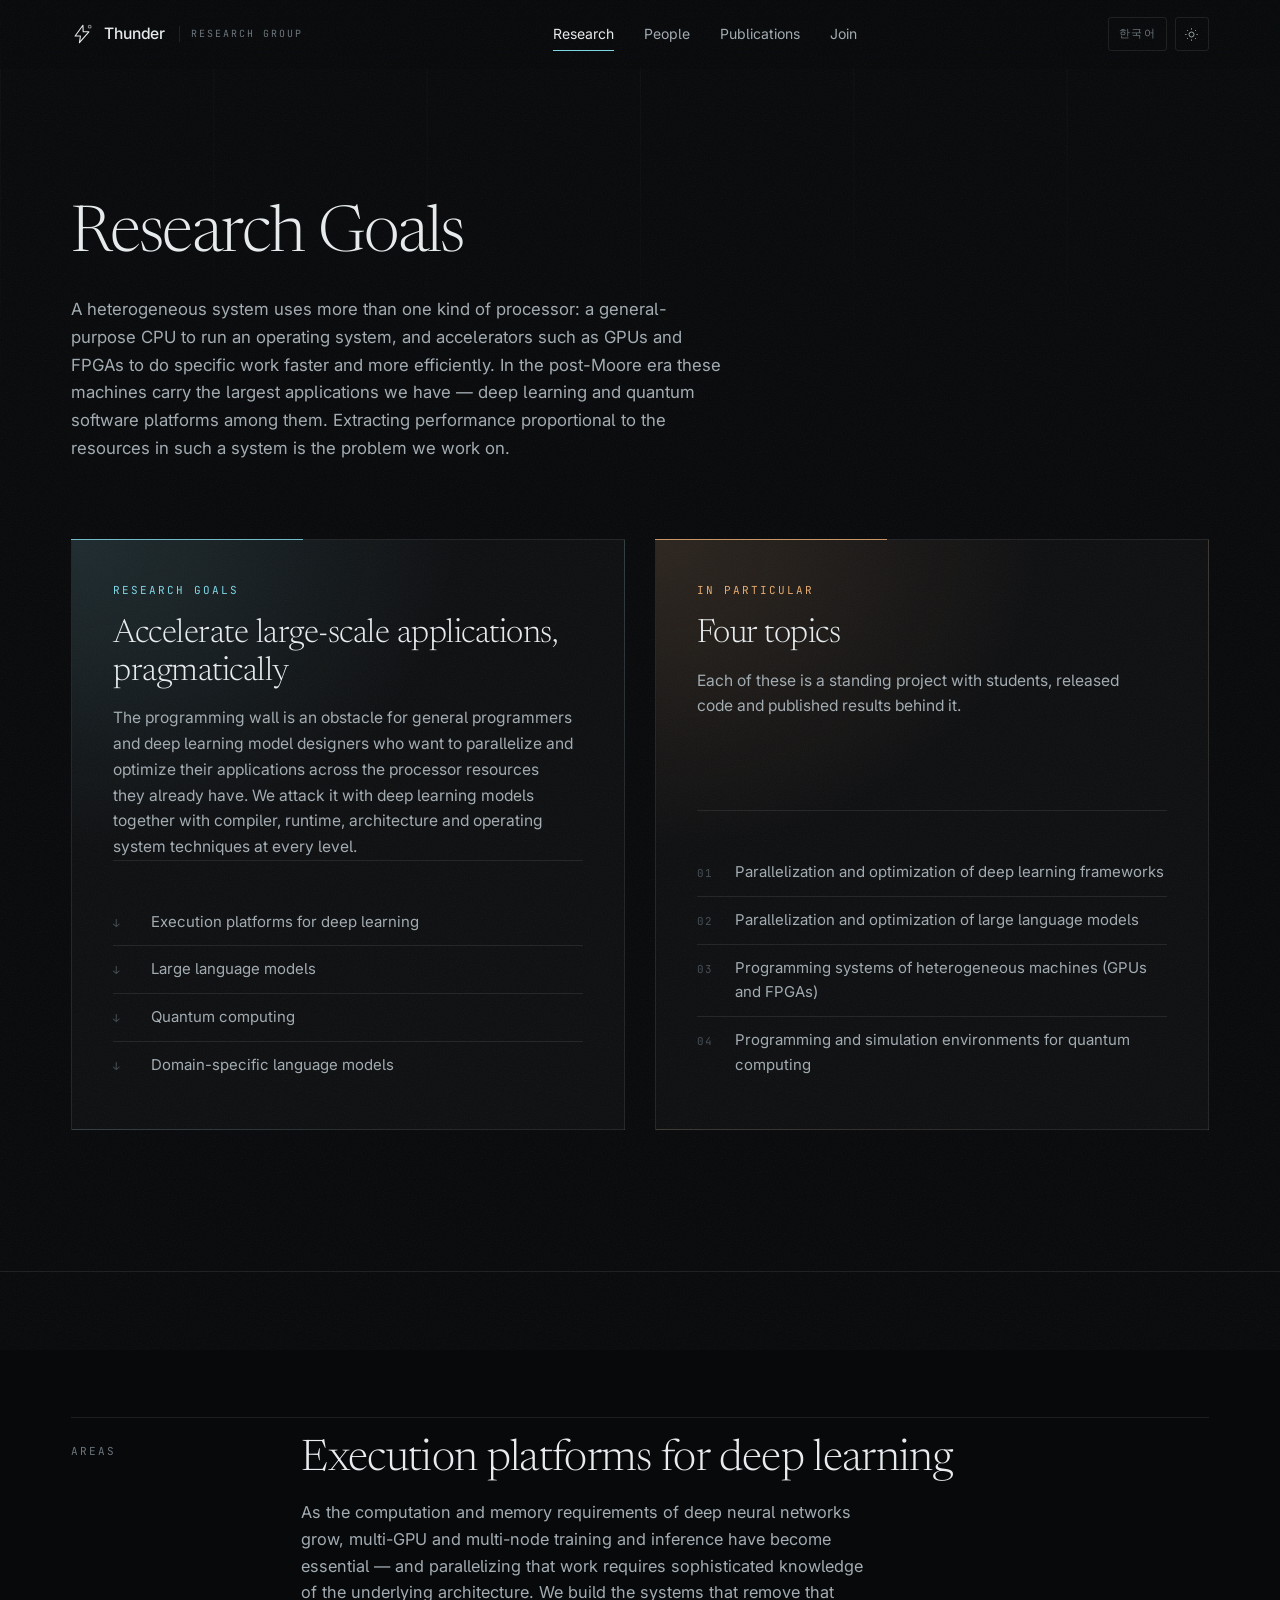
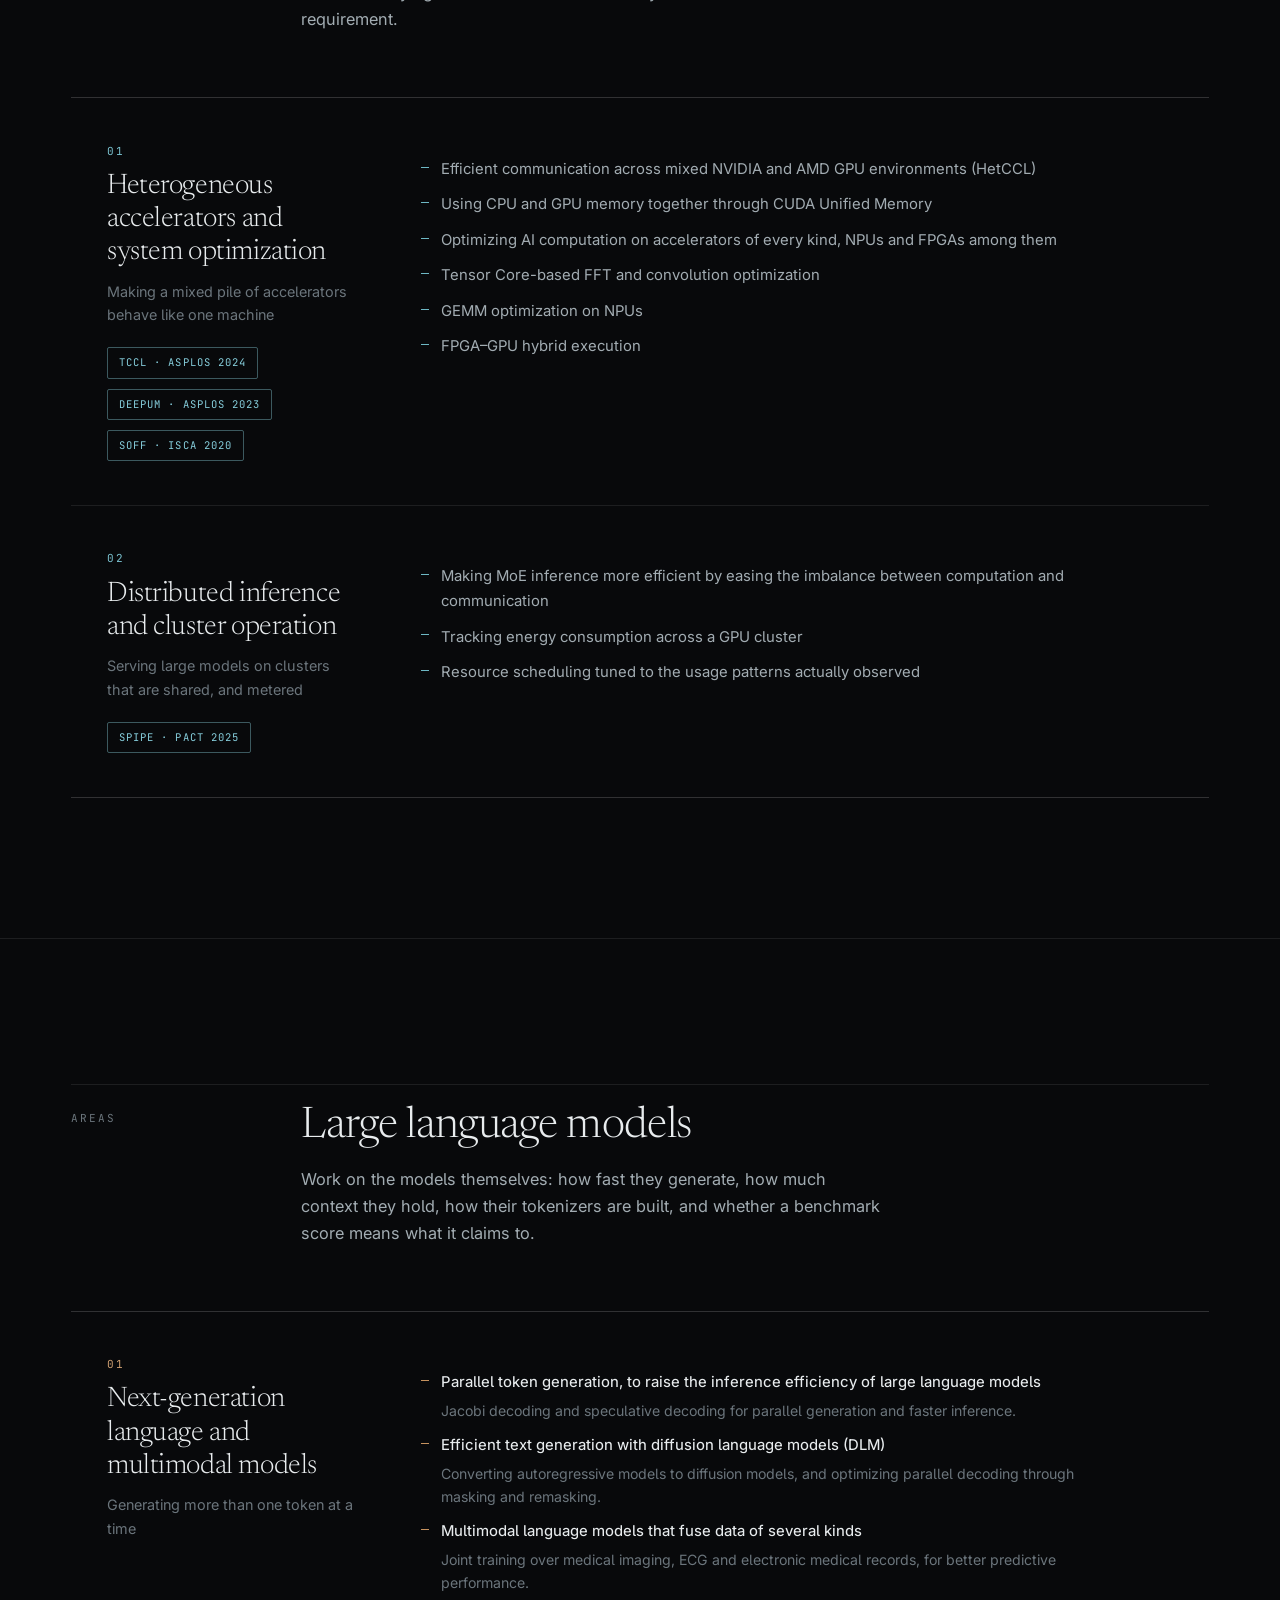
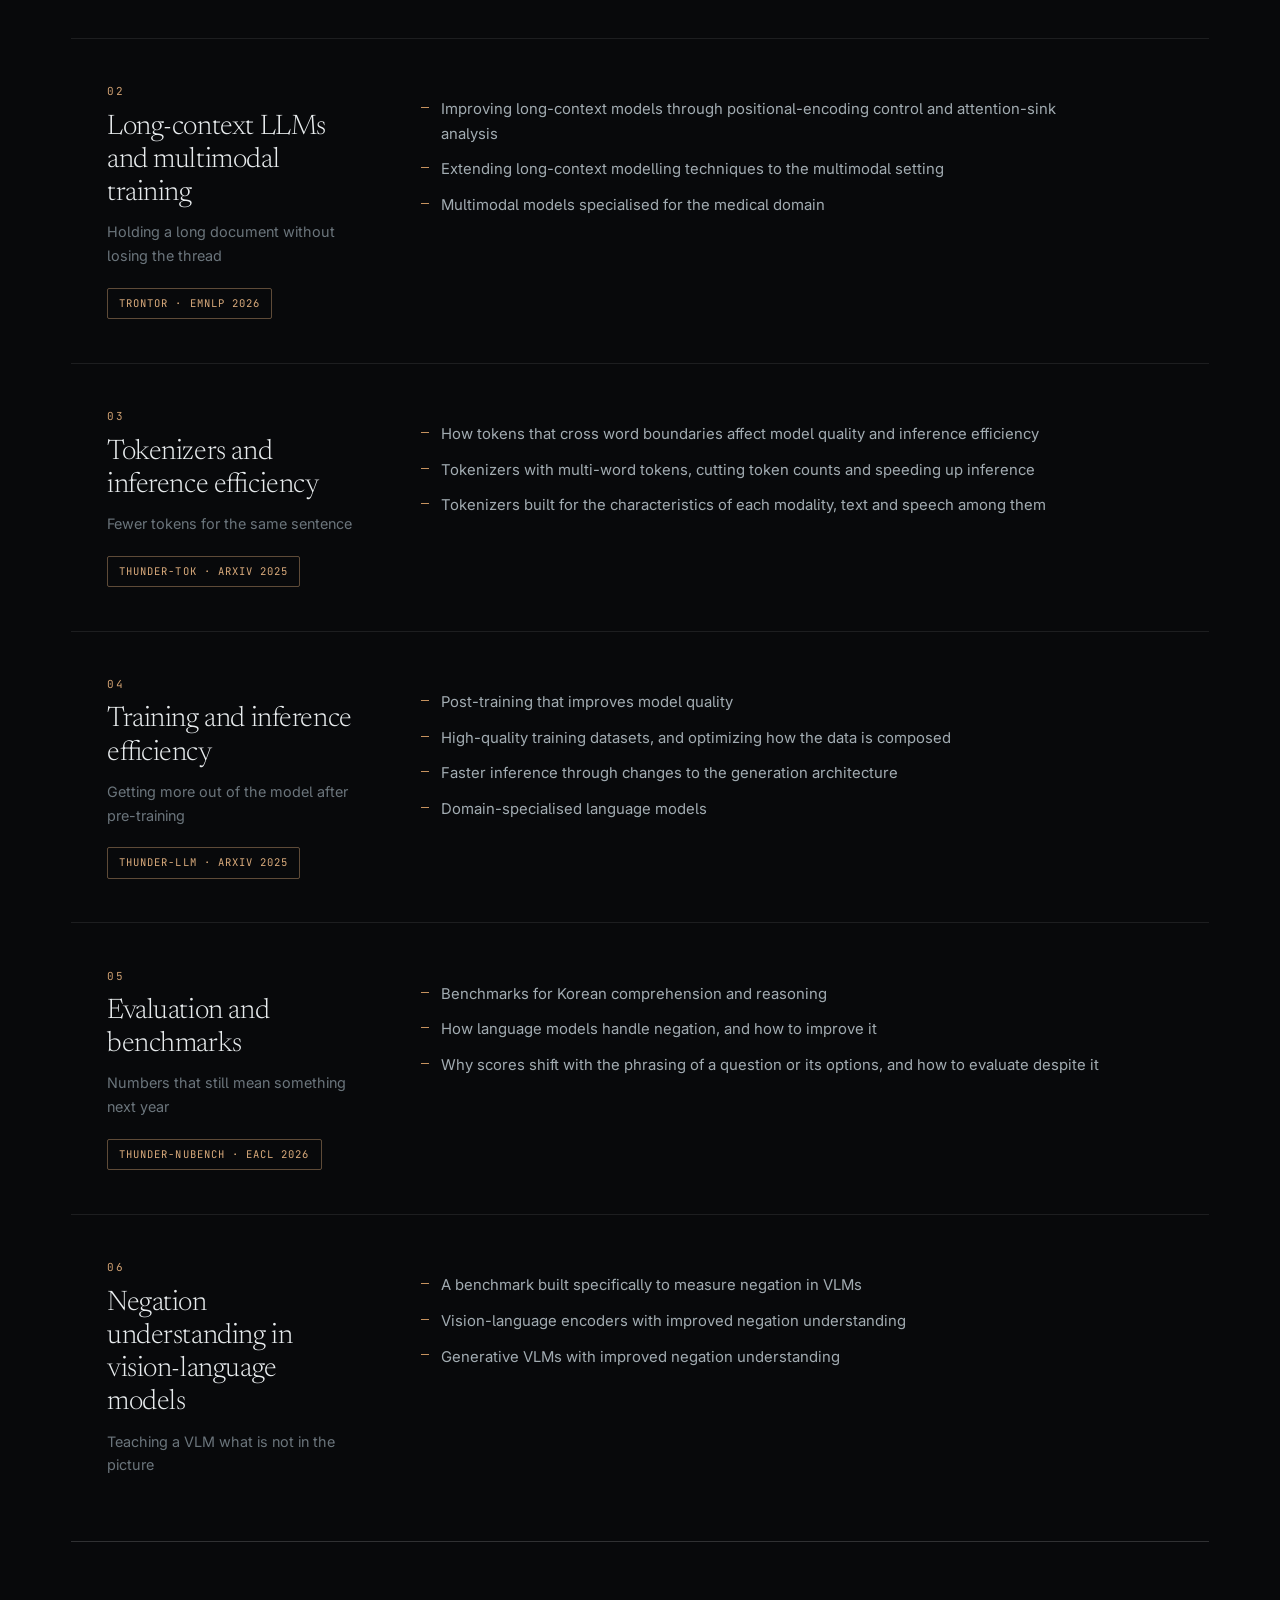
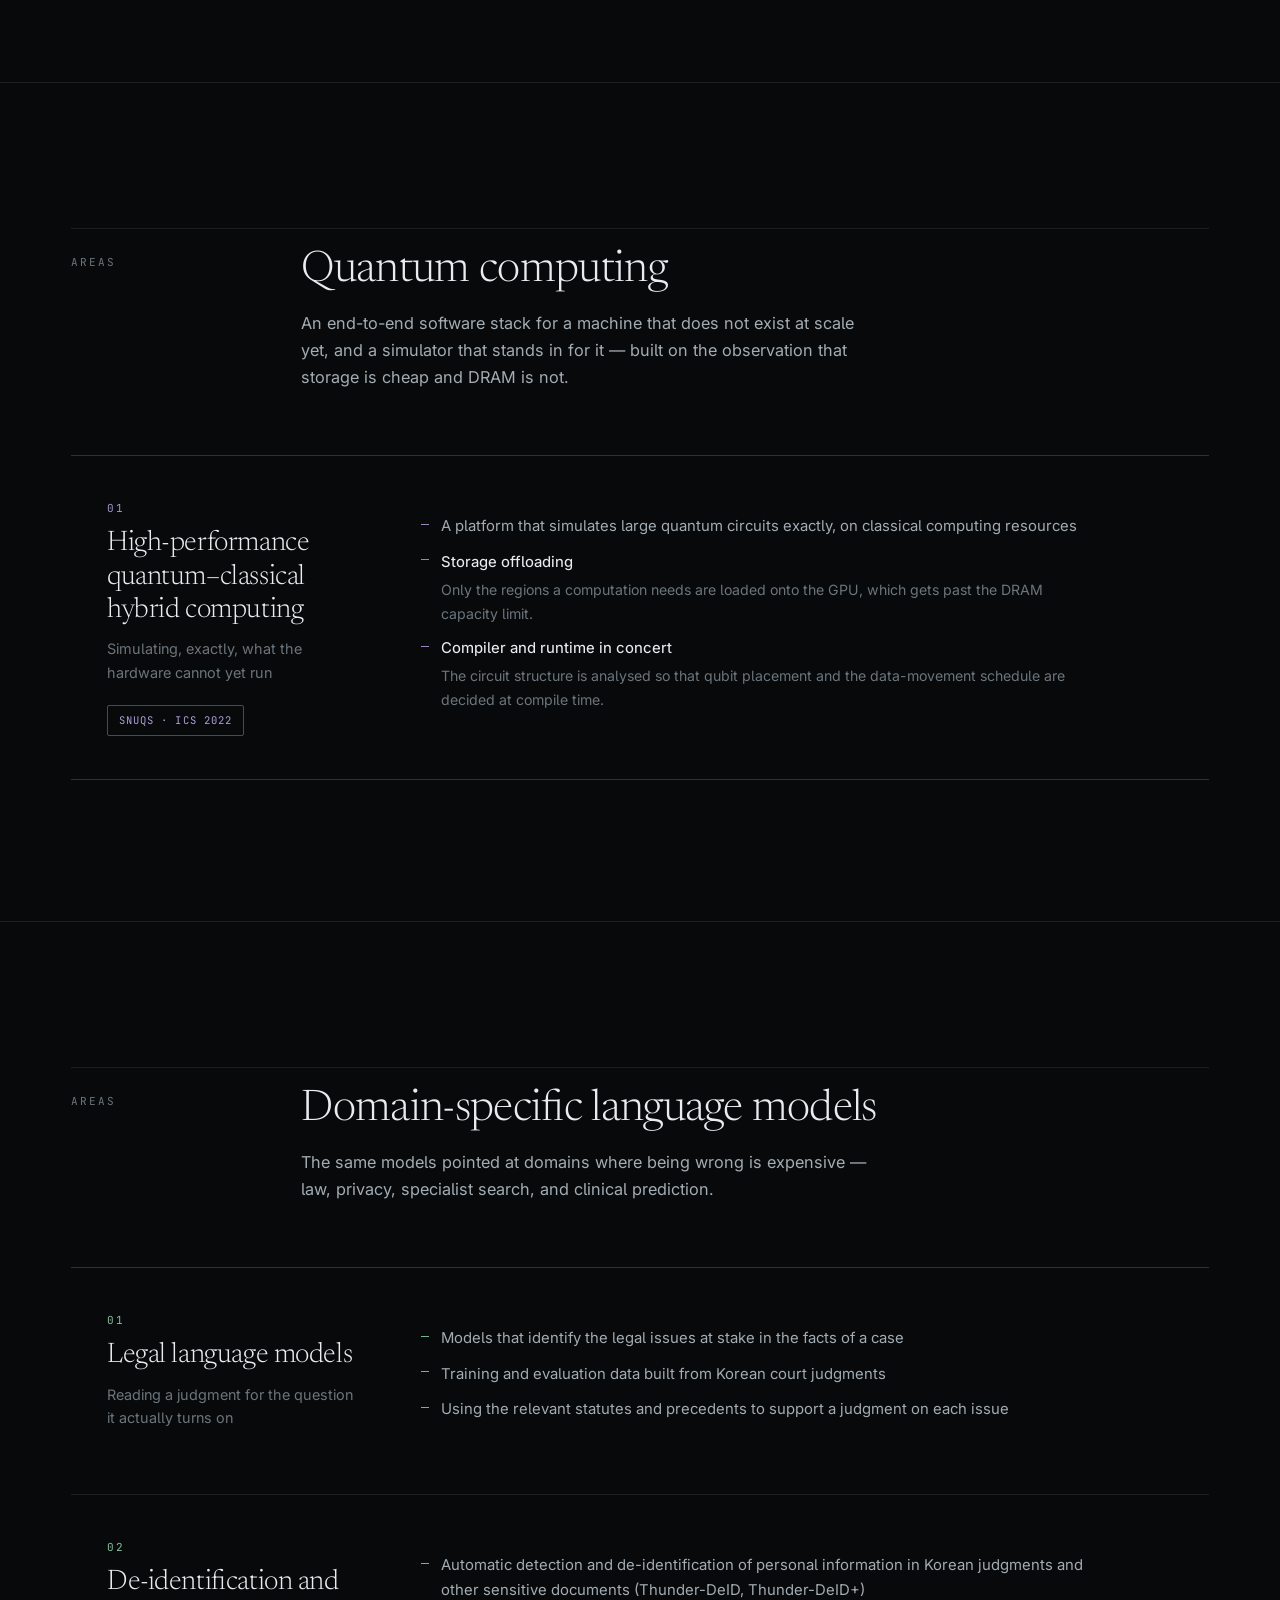
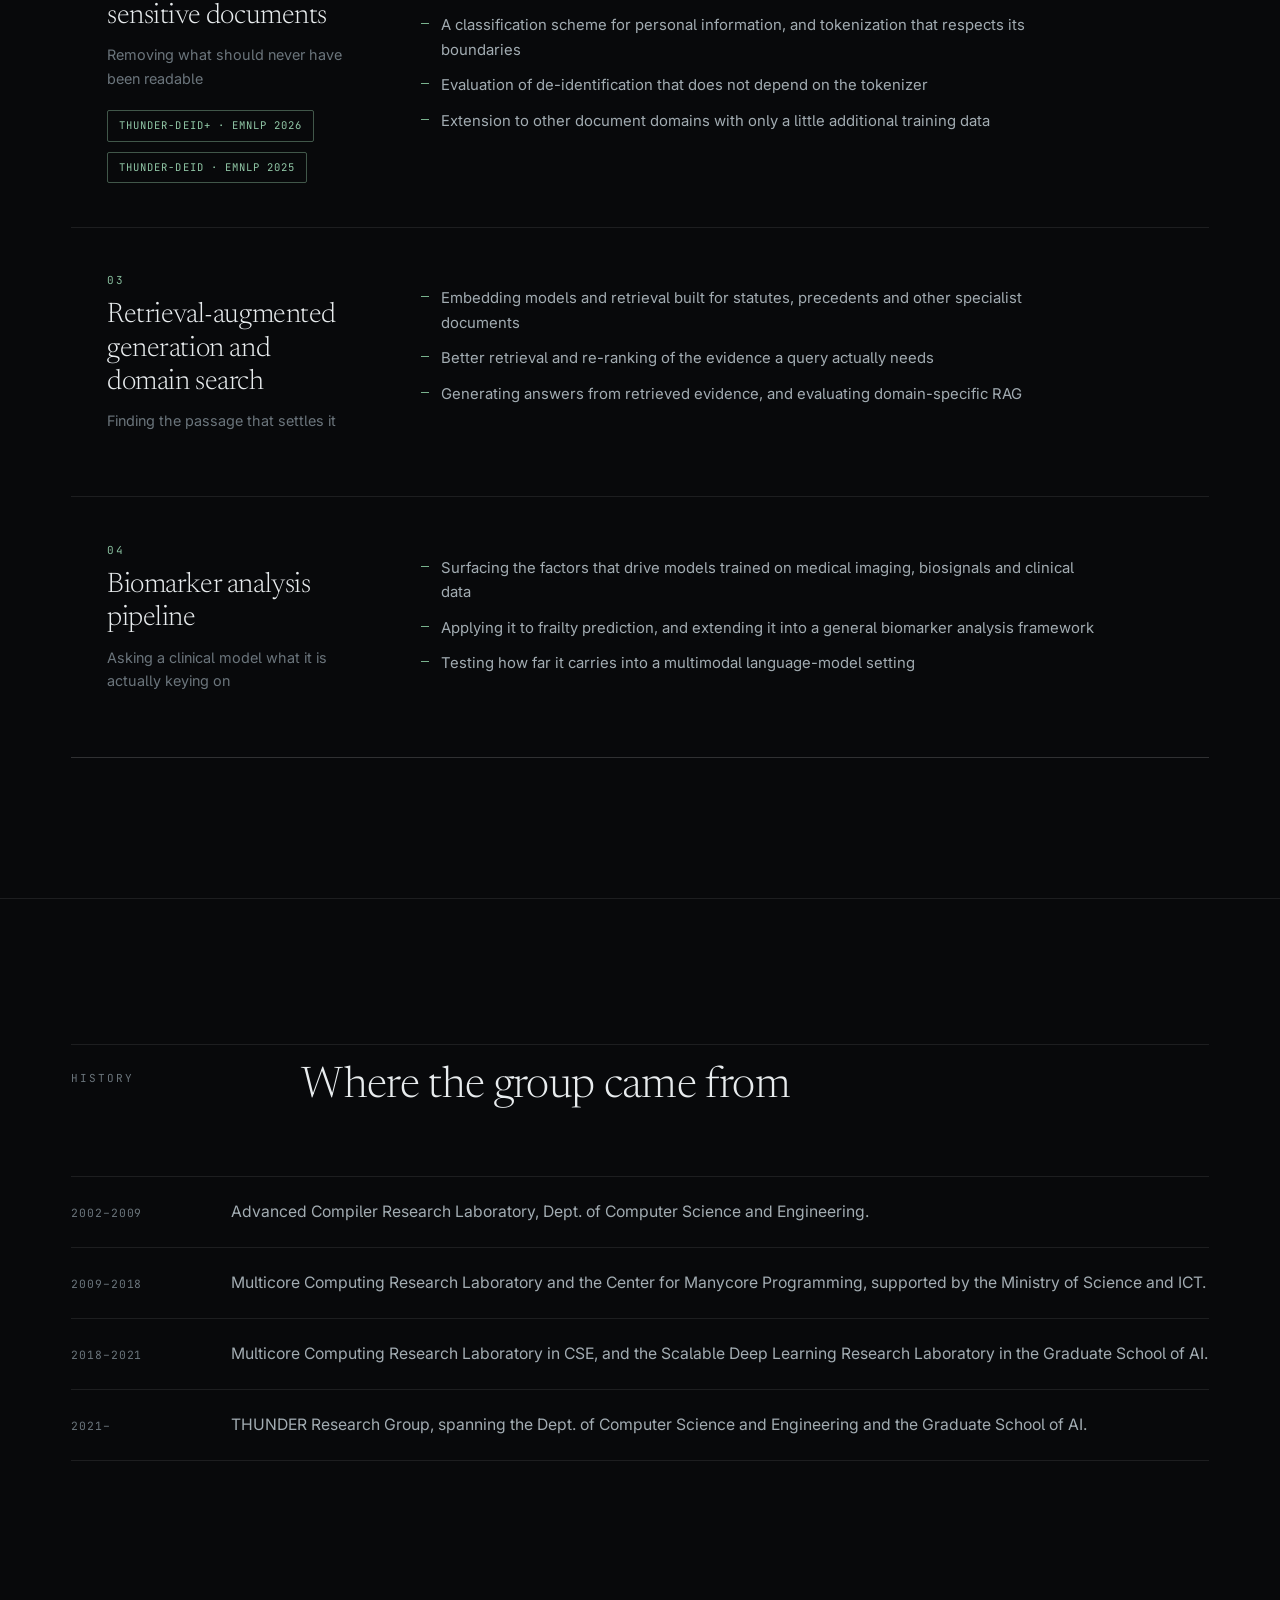
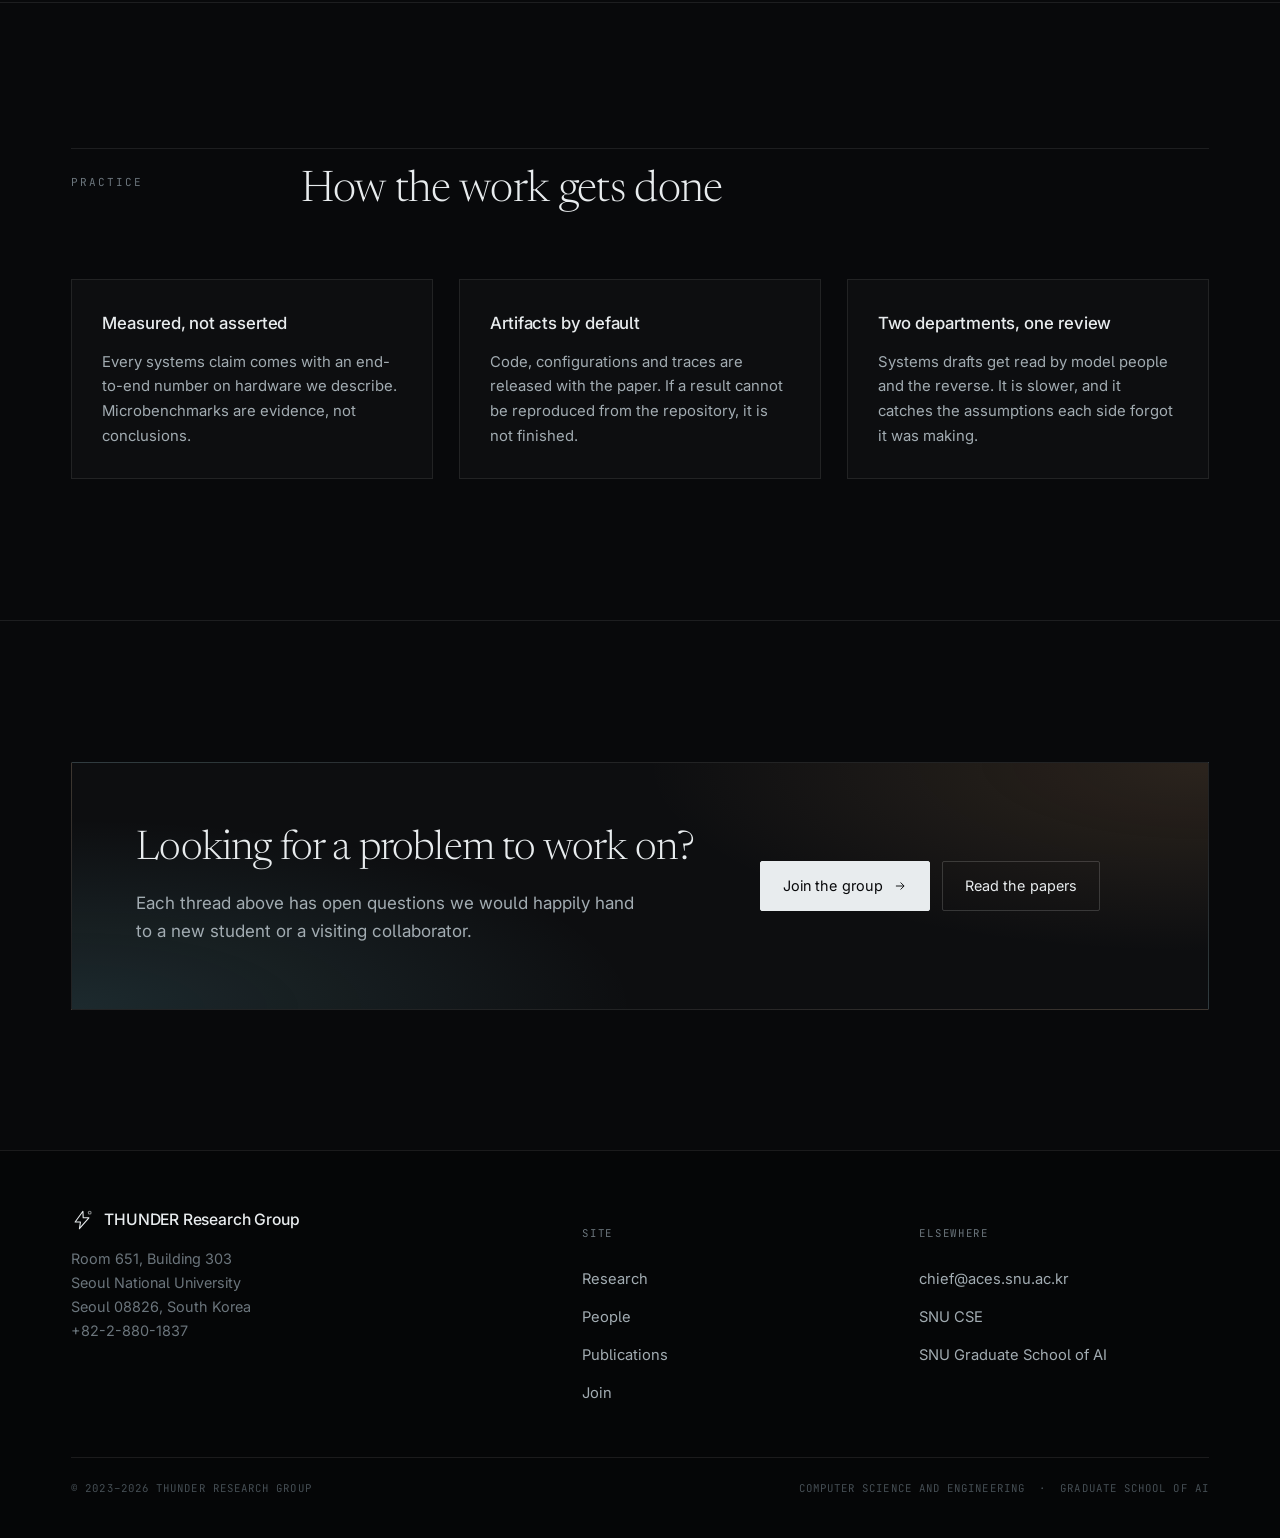
<file: research.html>
<!DOCTYPE html>
<html lang="en" data-theme="dark">
<head>
<meta charset="utf-8">
<meta name="viewport" content="width=device-width, initial-scale=1">
<title>Research &#8212; THUNDER Research Group</title>
<meta name="description" content="Execution platforms for deep learning, large language models, quantum computing and under-display camera image restoration.">
<link rel="preconnect" href="https://fonts.googleapis.com">
<link rel="preconnect" href="https://fonts.gstatic.com" crossorigin>
<link href="https://fonts.googleapis.com/css2?family=Inter:wght@400;450;500&family=JetBrains+Mono:wght@400&family=Newsreader:ital,opsz,wght@0,6..72,300;0,6..72,400;1,6..72,300&display=swap" rel="stylesheet">
<link rel="stylesheet" href="assets/css/style.css">
<link rel="icon" href="data:image/svg+xml,%3Csvg xmlns='http://www.w3.org/2000/svg' viewBox='0 0 24 24'%3E%3Cpath d='M13 2 4 14h6l-1 8 9-12h-6z' fill='%237fd7e6'/%3E%3C/svg%3E">
<script>/* apply the saved theme before first paint, otherwise every page load
   flashes the default dark and fades to light */
try{var t=localStorage.getItem('trg-theme');if(t)document.documentElement.setAttribute('data-theme',t)}catch(e){}</script>
</head>
<body>
<!-- ================= Header ================= -->
<header class="header">
  <div class="wrap header-in">
    <a class="brand" href="index.html" aria-label="THUNDER Research Group — home">
      <svg class="mark" viewBox="0 0 24 24" fill="none" aria-hidden="true">
        <path d="M13 2.5 4.5 14.2h5.8L9.2 21.5 19.5 9.6h-6.2z" stroke="currentColor" stroke-width="1.1" stroke-linejoin="round"/>
        <circle cx="20.4" cy="4" r="1.5" fill="none" stroke="currentColor" stroke-width="1.1" opacity=".55"/>
      </svg>
      <b>Thunder</b>
      <span>Research Group</span>
    </a>

    <nav class="nav" id="nav">
      <a href="research.html" aria-current="page">Research</a>
      <a href="people.html">People</a>
      <a href="publications.html">Publications</a>
      <a href="join.html">Join</a>
    </nav>

    <div class="hdr-tools">
      <a class="lang-btn" href="ko/research.html" hreflang="ko" lang="ko">한국어</a>
      <button class="icon-btn" data-theme-toggle aria-label="Switch colour theme">
        <svg class="icon-sun" viewBox="0 0 24 24" fill="none" stroke="currentColor" stroke-width="1.5" aria-hidden="true"><circle cx="12" cy="12" r="4"/><path d="M12 2v2M12 20v2M4.9 4.9l1.4 1.4M17.7 17.7l1.4 1.4M2 12h2M20 12h2M4.9 19.1l1.4-1.4M17.7 6.3l1.4-1.4"/></svg>
        <svg class="icon-moon" viewBox="0 0 24 24" fill="none" stroke="currentColor" stroke-width="1.5" aria-hidden="true"><path d="M20 14.5A8.5 8.5 0 0 1 9.5 4a8.5 8.5 0 1 0 10.5 10.5z"/></svg>
      </button>
      <button class="icon-btn menu-btn" data-menu aria-expanded="false" aria-controls="nav" aria-label="Menu">
        <svg viewBox="0 0 24 24" fill="none" stroke="currentColor" stroke-width="1.5" aria-hidden="true"><path d="M4 7h16M4 12h16M4 17h16"/></svg>
      </button>
    </div>
  </div>
</header>

<main>

<section class="page-head">
  <div class="hero-grid" aria-hidden="true" style="opacity:.35"></div>
  <div class="wrap" style="position:relative;z-index:1">
    <h1>Research Goals</h1>
    <p class="lede">
      A heterogeneous system uses more than one kind of processor: a general-purpose CPU to run an
      operating system, and accelerators such as GPUs and FPGAs to do specific work faster and more
      efficiently. In the post-Moore era these machines carry the largest applications we have —
      deep learning and quantum software platforms among them. Extracting performance proportional
      to the resources in such a system is the problem we work on.
    </p>
  </div>
</section>

<section class="section" style="padding-top:0">
  <div class="wrap">
    <div class="divisions">
      <article class="division cs" data-reveal>
        <div class="division-idx">RESEARCH GOALS</div>
        <h3>Accelerate large-scale applications, pragmatically</h3>
        <p class="desc">The programming wall is an obstacle for general programmers and deep learning
        model designers who want to parallelize and optimize their applications across the processor
        resources they already have. We attack it with deep learning models together with compiler,
        runtime, architecture and operating system techniques at every level.</p>
        <ul>
          <li><i>&#8595;</i><span><a href="#areas">Execution platforms for deep learning</a></span></li>
          <li><i>&#8595;</i><span><a href="#llm">Large language models</a></span></li>
          <li><i>&#8595;</i><span><a href="#quantum">Quantum computing</a></span></li>
          <li><i>&#8595;</i><span><a href="#applied">Domain-specific language models</a></span></li>
        </ul>
      </article>
      <article class="division ds" data-reveal style="--d:110ms">
        <div class="division-idx">IN PARTICULAR</div>
        <h3>Four topics</h3>
        <p class="desc">Each of these is a standing project with students, released code and published
        results behind it.</p>
        <ul>
          <li><i>01</i><span>Parallelization and optimization of deep learning frameworks</span></li>
          <li><i>02</i><span>Parallelization and optimization of large language models</span></li>
          <li><i>03</i><span>Programming systems of heterogeneous machines (GPUs and FPGAs)</span></li>
          <li><i>04</i><span>Programming and simulation environments for quantum computing</span></li>
        </ul>
      </article>
    </div>
  </div>
</section>

<section class="section" id="areas">
  <div class="wrap">
    <div class="sec-head" data-reveal>
      <div class="rule" aria-hidden="true"></div>
      <div class="eyebrow">Areas</div>
      <div>
        <h2 class="sec-title">Execution platforms for deep learning</h2>
        <p class="sec-lede" style="margin-top:14px">
          As the computation and memory requirements of deep neural networks grow, multi-GPU and multi-node training and inference have become essential &#8212; and parallelizing that work requires sophisticated knowledge of the underlying architecture. We build the systems that remove that requirement.
        </p>
      </div>
    </div>

    <div class="projects">
      <article class="project" id="heterogeneous" data-area="systems" data-reveal>
        <div class="project-side">
          <div class="project-idx">01</div>
          <h3>Heterogeneous accelerators and system optimization</h3>
          <p class="project-role">Making a mixed pile of accelerators behave like one machine</p>
          <div class="project-links"><a href="publications.html#pub-tccl" class="is-paper">TCCL &#183; ASPLOS 2024</a><a href="publications.html#pub-deepum" class="is-paper">DeepUM &#183; ASPLOS 2023</a><a href="publications.html#pub-soff" class="is-paper">SOFF &#183; ISCA 2020</a></div>
        </div>
        <div>
          <div class="project-body">
            <ul>
            <li>Efficient communication across mixed NVIDIA and AMD GPU environments (HetCCL)</li>
            <li>Using CPU and GPU memory together through CUDA Unified Memory</li>
            <li>Optimizing AI computation on accelerators of every kind, NPUs and FPGAs among them</li>
            <li>Tensor Core-based FFT and convolution optimization</li>
            <li>GEMM optimization on NPUs</li>
            <li>FPGA&#8211;GPU hybrid execution</li>
            </ul>
          </div>
        </div>
      </article>

      <article class="project" id="distributed-inference" data-area="systems" data-reveal>
        <div class="project-side">
          <div class="project-idx">02</div>
          <h3>Distributed inference and cluster operation</h3>
          <p class="project-role">Serving large models on clusters that are shared, and metered</p>
          <div class="project-links"><a href="publications.html#pub-spipe" class="is-paper">SPipe &#183; PACT 2025</a></div>
        </div>
        <div>
          <div class="project-body">
            <ul>
            <li>Making MoE inference more efficient by easing the imbalance between computation and communication</li>
            <li>Tracking energy consumption across a GPU cluster</li>
            <li>Resource scheduling tuned to the usage patterns actually observed</li>
            </ul>
          </div>
        </div>
      </article>

    </div>
  </div>
</section>

<section class="section" id="llm">
  <div class="wrap">
    <div class="sec-head" data-reveal>
      <div class="rule" aria-hidden="true"></div>
      <div class="eyebrow">Areas</div>
      <div>
        <h2 class="sec-title">Large language models</h2>
        <p class="sec-lede" style="margin-top:14px">
          Work on the models themselves: how fast they generate, how much context they hold, how their tokenizers are built, and whether a benchmark score means what it claims to.
        </p>
      </div>
    </div>

    <div class="projects">
      <article class="project" id="llm-decoding" data-area="lm" data-reveal>
        <div class="project-side">
          <div class="project-idx">01</div>
          <h3>Next-generation language and multimodal models</h3>
          <p class="project-role">Generating more than one token at a time</p>
          <div class="project-links"></div>
        </div>
        <div>
          <div class="project-body">
            <ul>
            <li><b>Parallel token generation, to raise the inference efficiency of large language models</b><span class="sub">Jacobi decoding and speculative decoding for parallel generation and faster inference.</span></li>
            <li><b>Efficient text generation with diffusion language models (DLM)</b><span class="sub">Converting autoregressive models to diffusion models, and optimizing parallel decoding through masking and remasking.</span></li>
            <li><b>Multimodal language models that fuse data of several kinds</b><span class="sub">Joint training over medical imaging, ECG and electronic medical records, for better predictive performance.</span></li>
            </ul>
          </div>
        </div>
      </article>

      <article class="project" id="llm-longcontext" data-area="lm" data-reveal>
        <div class="project-side">
          <div class="project-idx">02</div>
          <h3>Long-context LLMs and multimodal training</h3>
          <p class="project-role">Holding a long document without losing the thread</p>
          <div class="project-links"><a href="publications.html#pub-trontor" class="is-paper">TRONTOR &#183; EMNLP 2026</a></div>
        </div>
        <div>
          <div class="project-body">
            <ul>
            <li>Improving long-context models through positional-encoding control and attention-sink analysis</li>
            <li>Extending long-context modelling techniques to the multimodal setting</li>
            <li>Multimodal models specialised for the medical domain</li>
            </ul>
          </div>
        </div>
      </article>

      <article class="project" id="llm-tokenizer" data-area="lm" data-reveal>
        <div class="project-side">
          <div class="project-idx">03</div>
          <h3>Tokenizers and inference efficiency</h3>
          <p class="project-role">Fewer tokens for the same sentence</p>
          <div class="project-links"><a href="publications.html#pub-thundertok" class="is-paper">Thunder-Tok &#183; arXiv 2025</a></div>
        </div>
        <div>
          <div class="project-body">
            <ul>
            <li>How tokens that cross word boundaries affect model quality and inference efficiency</li>
            <li>Tokenizers with multi-word tokens, cutting token counts and speeding up inference</li>
            <li>Tokenizers built for the characteristics of each modality, text and speech among them</li>
            </ul>
          </div>
        </div>
      </article>

      <article class="project" id="llm-training" data-area="lm" data-reveal>
        <div class="project-side">
          <div class="project-idx">04</div>
          <h3>Training and inference efficiency</h3>
          <p class="project-role">Getting more out of the model after pre-training</p>
          <div class="project-links"><a href="publications.html#pub-thunderllm" class="is-paper">Thunder-LLM &#183; arXiv 2025</a></div>
        </div>
        <div>
          <div class="project-body">
            <ul>
            <li>Post-training that improves model quality</li>
            <li>High-quality training datasets, and optimizing how the data is composed</li>
            <li>Faster inference through changes to the generation architecture</li>
            <li>Domain-specialised language models</li>
            </ul>
          </div>
        </div>
      </article>

      <article class="project" id="llm-eval" data-area="lm" data-reveal>
        <div class="project-side">
          <div class="project-idx">05</div>
          <h3>Evaluation and benchmarks</h3>
          <p class="project-role">Numbers that still mean something next year</p>
          <div class="project-links"><a href="publications.html#pub-nubench" class="is-paper">Thunder-NUBench &#183; EACL 2026</a></div>
        </div>
        <div>
          <div class="project-body">
            <ul>
            <li>Benchmarks for Korean comprehension and reasoning</li>
            <li>How language models handle negation, and how to improve it</li>
            <li>Why scores shift with the phrasing of a question or its options, and how to evaluate despite it</li>
            </ul>
          </div>
        </div>
      </article>

      <article class="project" id="vlm-negation" data-area="lm" data-reveal>
        <div class="project-side">
          <div class="project-idx">06</div>
          <h3>Negation understanding in vision-language models</h3>
          <p class="project-role">Teaching a VLM what is not in the picture</p>
          <div class="project-links"></div>
        </div>
        <div>
          <div class="project-body">
            <ul>
            <li>A benchmark built specifically to measure negation in VLMs</li>
            <li>Vision-language encoders with improved negation understanding</li>
            <li>Generative VLMs with improved negation understanding</li>
            </ul>
          </div>
        </div>
      </article>

    </div>
  </div>
</section>

<section class="section" id="quantum">
  <div class="wrap">
    <div class="sec-head" data-reveal>
      <div class="rule" aria-hidden="true"></div>
      <div class="eyebrow">Areas</div>
      <div>
        <h2 class="sec-title">Quantum computing</h2>
        <p class="sec-lede" style="margin-top:14px">
          An end-to-end software stack for a machine that does not exist at scale yet, and a simulator that stands in for it &#8212; built on the observation that storage is cheap and DRAM is not.
        </p>
      </div>
    </div>

    <div class="projects">
      <article class="project" id="quantum-hybrid" data-area="quantum" data-reveal>
        <div class="project-side">
          <div class="project-idx">01</div>
          <h3>High-performance quantum&#8211;classical hybrid computing</h3>
          <p class="project-role">Simulating, exactly, what the hardware cannot yet run</p>
          <div class="project-links"><a href="publications.html#pub-snuqs" class="is-paper">SnuQS &#183; ICS 2022</a></div>
        </div>
        <div>
          <div class="project-body">
            <ul>
            <li>A platform that simulates large quantum circuits exactly, on classical computing resources</li>
            <li><b>Storage offloading</b><span class="sub">Only the regions a computation needs are loaded onto the GPU, which gets past the DRAM capacity limit.</span></li>
            <li><b>Compiler and runtime in concert</b><span class="sub">The circuit structure is analysed so that qubit placement and the data-movement schedule are decided at compile time.</span></li>
            </ul>
          </div>
        </div>
      </article>

    </div>
  </div>
</section>

<section class="section" id="applied">
  <div class="wrap">
    <div class="sec-head" data-reveal>
      <div class="rule" aria-hidden="true"></div>
      <div class="eyebrow">Areas</div>
      <div>
        <h2 class="sec-title">Domain-specific language models</h2>
        <p class="sec-lede" style="margin-top:14px">
          The same models pointed at domains where being wrong is expensive &#8212; law, privacy, specialist search, and clinical prediction.
        </p>
      </div>
    </div>

    <div class="projects">
      <article class="project" id="legal-llm" data-area="vision" data-reveal>
        <div class="project-side">
          <div class="project-idx">01</div>
          <h3>Legal language models</h3>
          <p class="project-role">Reading a judgment for the question it actually turns on</p>
          <div class="project-links"></div>
        </div>
        <div>
          <div class="project-body">
            <ul>
            <li>Models that identify the legal issues at stake in the facts of a case</li>
            <li>Training and evaluation data built from Korean court judgments</li>
            <li>Using the relevant statutes and precedents to support a judgment on each issue</li>
            </ul>
          </div>
        </div>
      </article>

      <article class="project" id="deid" data-area="vision" data-reveal>
        <div class="project-side">
          <div class="project-idx">02</div>
          <h3>De-identification and sensitive documents</h3>
          <p class="project-role">Removing what should never have been readable</p>
          <div class="project-links"><a href="publications.html#pub-deidplus" class="is-paper">Thunder-DeID+ &#183; EMNLP 2026</a><a href="publications.html#pub-deid" class="is-paper">Thunder-DeID &#183; EMNLP 2025</a></div>
        </div>
        <div>
          <div class="project-body">
            <ul>
            <li>Automatic detection and de-identification of personal information in Korean judgments and other sensitive documents (Thunder-DeID, Thunder-DeID+)</li>
            <li>A classification scheme for personal information, and tokenization that respects its boundaries</li>
            <li>Evaluation of de-identification that does not depend on the tokenizer</li>
            <li>Extension to other document domains with only a little additional training data</li>
            </ul>
          </div>
        </div>
      </article>

      <article class="project" id="rag" data-area="vision" data-reveal>
        <div class="project-side">
          <div class="project-idx">03</div>
          <h3>Retrieval-augmented generation and domain search</h3>
          <p class="project-role">Finding the passage that settles it</p>
          <div class="project-links"></div>
        </div>
        <div>
          <div class="project-body">
            <ul>
            <li>Embedding models and retrieval built for statutes, precedents and other specialist documents</li>
            <li>Better retrieval and re-ranking of the evidence a query actually needs</li>
            <li>Generating answers from retrieved evidence, and evaluating domain-specific RAG</li>
            </ul>
          </div>
        </div>
      </article>

      <article class="project" id="biomarker" data-area="vision" data-reveal>
        <div class="project-side">
          <div class="project-idx">04</div>
          <h3>Biomarker analysis pipeline</h3>
          <p class="project-role">Asking a clinical model what it is actually keying on</p>
          <div class="project-links"></div>
        </div>
        <div>
          <div class="project-body">
            <ul>
            <li>Surfacing the factors that drive models trained on medical imaging, biosignals and clinical data</li>
            <li>Applying it to frailty prediction, and extending it into a general biomarker analysis framework</li>
            <li>Testing how far it carries into a multimodal language-model setting</li>
            </ul>
          </div>
        </div>
      </article>

    </div>
  </div>
</section>

<section class="section" id="history">
  <div class="wrap">
    <div class="sec-head" data-reveal>
      <div class="rule" aria-hidden="true"></div>
      <div class="eyebrow">History</div>
      <div><h2 class="sec-title">Where the group came from</h2></div>
    </div>
    <div class="news">
      <div class="news-item" data-reveal><time>2002&#8211;2009</time><p>Advanced Compiler Research Laboratory, Dept. of Computer Science and Engineering.</p></div>
      <div class="news-item" data-reveal><time>2009&#8211;2018</time><p>Multicore Computing Research Laboratory and the Center for Manycore Programming, supported by the Ministry of Science and ICT.</p></div>
      <div class="news-item" data-reveal><time>2018&#8211;2021</time><p>Multicore Computing Research Laboratory in CSE, and the Scalable Deep Learning Research Laboratory in the Graduate School of AI.</p></div>
      <div class="news-item" data-reveal><time>2021&#8211;</time><p>THUNDER Research Group, spanning the Dept. of Computer Science and Engineering and the Graduate School of AI.</p></div>
    </div>
  </div>
</section>

<section class="section">
  <div class="wrap">
    <div class="sec-head" data-reveal>
      <div class="rule" aria-hidden="true"></div>
      <div class="eyebrow">Practice</div>
      <div><h2 class="sec-title">How the work gets done</h2></div>
    </div>
    <div class="cards c3">
      <div class="card" data-reveal>
        <h4>Measured, not asserted</h4>
        <p>Every systems claim comes with an end-to-end number on hardware we describe. Microbenchmarks are evidence, not conclusions.</p>
      </div>
      <div class="card" data-reveal>
        <h4>Artifacts by default</h4>
        <p>Code, configurations and traces are released with the paper. If a result cannot be reproduced from the repository, it is not finished.</p>
      </div>
      <div class="card" data-reveal>
        <h4>Two departments, one review</h4>
        <p>Systems drafts get read by model people and the reverse. It is slower, and it catches the assumptions each side forgot it was making.</p>
      </div>
    </div>
  </div>
</section>

<section class="section">
  <div class="wrap">
    <div class="cta" data-reveal>
      <div>
        <h2>Looking for a problem to work on?</h2>
        <p>Each thread above has open questions we would happily hand to a new student or a visiting collaborator.</p>
      </div>
      <div style="display:flex;flex-wrap:wrap;gap:12px">
        <a class="btn btn-primary" href="join.html">Join the group
          <svg viewBox="0 0 24 24" fill="none" stroke="currentColor" stroke-width="1.6" aria-hidden="true"><path d="M5 12h14M13 6l6 6-6 6"/></svg></a>
        <a class="btn btn-ghost" href="publications.html">Read the papers</a>
      </div>
    </div>
  </div>
</section>

</main>

<!-- ================= Footer ================= -->
<footer class="footer">
  <div class="wrap">
    <div class="footer-grid">
      <div>
        <a class="brand" href="index.html">
          <svg class="mark" viewBox="0 0 24 24" fill="none" aria-hidden="true">
            <path d="M13 2.5 4.5 14.2h5.8L9.2 21.5 19.5 9.6h-6.2z" stroke="currentColor" stroke-width="1.1" stroke-linejoin="round"/>
            <circle cx="20.4" cy="4" r="1.5" fill="none" stroke="currentColor" stroke-width="1.1" opacity=".55"/>
          </svg>
          <b>THUNDER Research Group</b>
        </a>
        <p class="addr">
          Room 651, Building 303<br>
          Seoul National University<br>
          Seoul 08826, South Korea<br>
          +82-2-880-1837
        </p>
      </div>
      <div>
        <h5>Site</h5>
        <ul>
          <li><a href="research.html">Research</a></li>
          <li><a href="people.html">People</a></li>
          <li><a href="publications.html">Publications</a></li>
          <li><a href="join.html">Join</a></li>
        </ul>
      </div>
      <div>
        <h5>Elsewhere</h5>
        <ul>
          <li><a href="mailto:chief@aces.snu.ac.kr">chief@aces.snu.ac.kr</a></li>
          <li><a href="https://cse.snu.ac.kr/" rel="noopener">SNU CSE</a></li>
          <li><a href="https://gsds.snu.ac.kr/" rel="noopener">SNU Graduate School of AI</a></li>
        </ul>
      </div>
    </div>
    <div class="footer-base">
      <span>&copy; 2023&#8211;<span data-year>2026</span> THUNDER Research Group</span>
      <span>Computer Science and Engineering &nbsp;·&nbsp; Graduate School of AI</span>
    </div>
  </div>
</footer>

<script src="assets/js/main.js"></script>
</body>
</html>
</file>
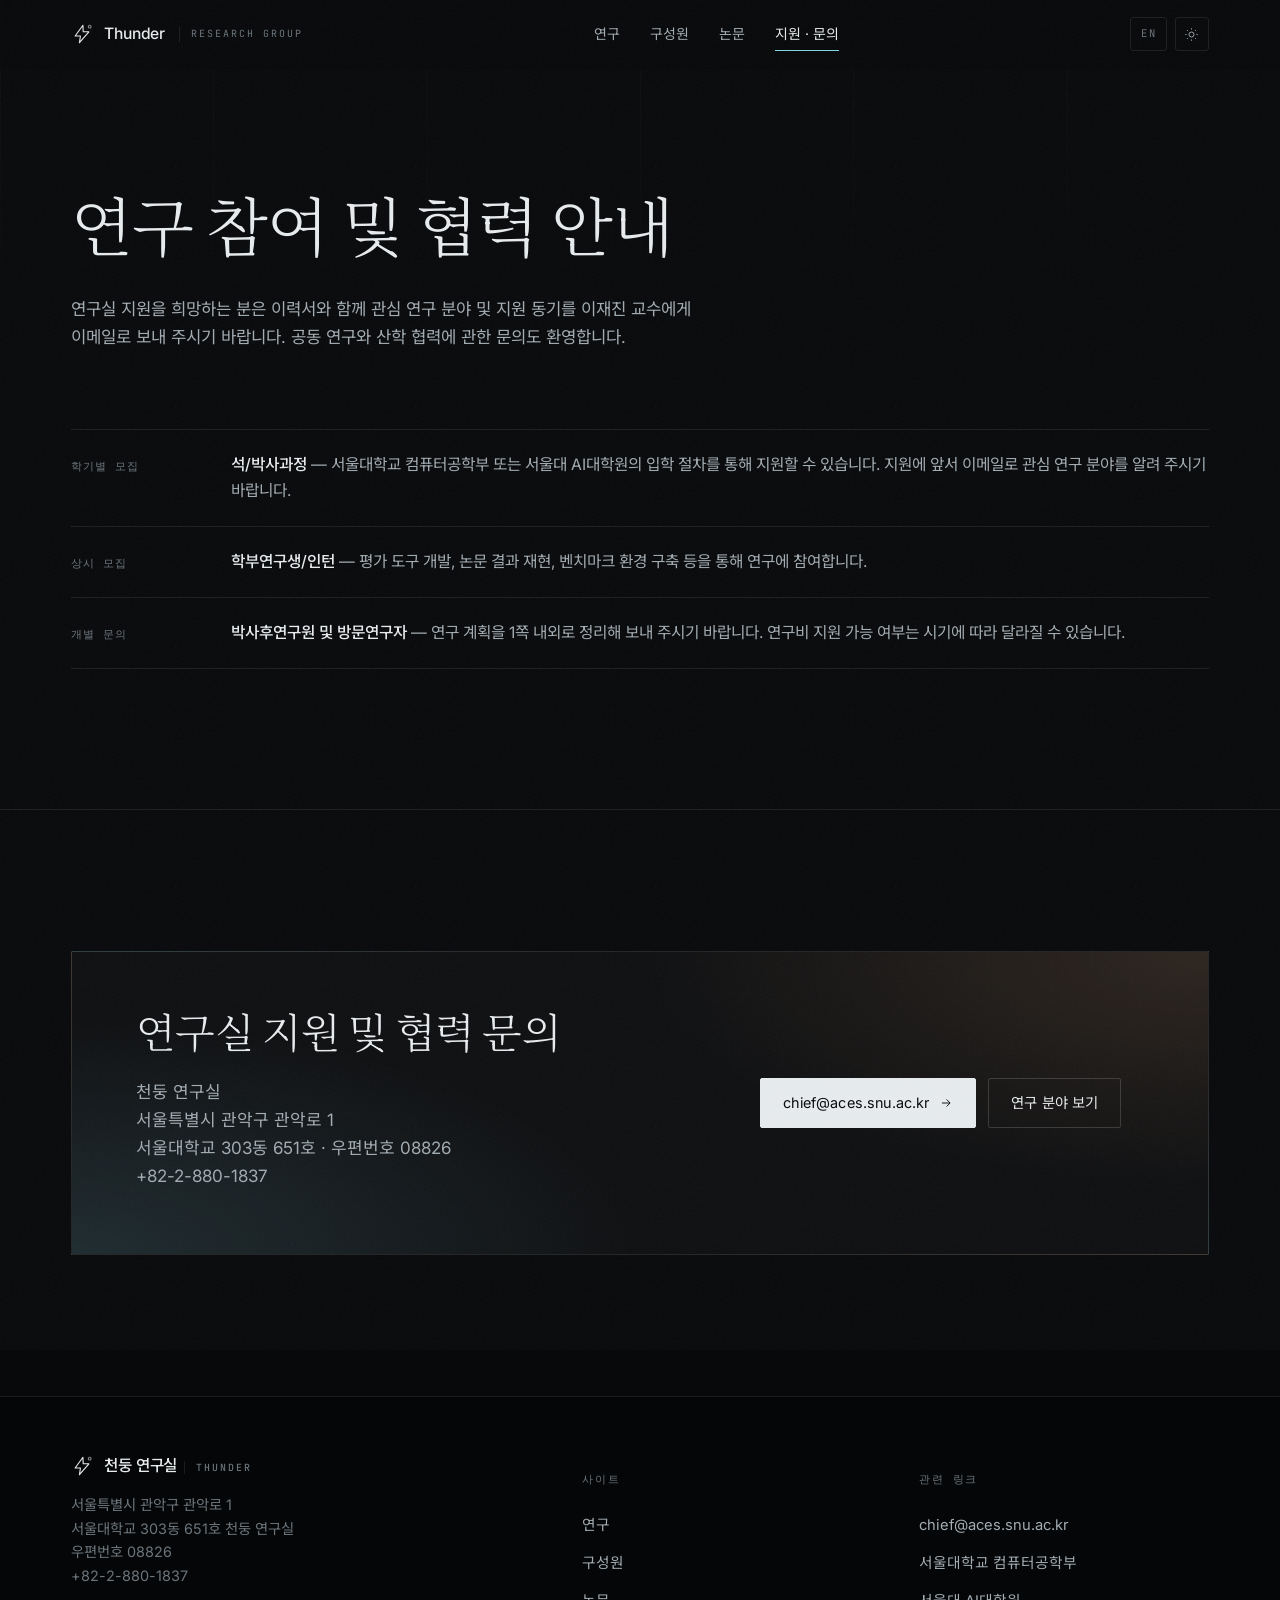
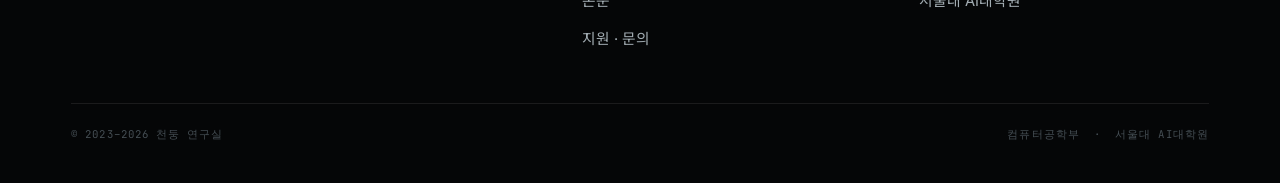
<file: ko/join.html>
<!DOCTYPE html>
<html lang="ko" data-theme="dark">
<head>
<meta charset="utf-8">
<meta name="viewport" content="width=device-width, initial-scale=1">
<title>지원 · 문의 &#8212; 천둥 연구실</title>
<meta name="description" content="서울대학교 천둥 연구실의 대학원생, 학부연구생·인턴, 박사후연구원 및 방문연구자 모집과 연구 협력 문의 안내.">
<link rel="preconnect" href="https://fonts.googleapis.com">
<link rel="preconnect" href="https://fonts.gstatic.com" crossorigin>
<link href="https://fonts.googleapis.com/css2?family=Inter:wght@400;450;500&family=JetBrains+Mono:wght@400&family=Newsreader:ital,opsz,wght@0,6..72,300;0,6..72,400;1,6..72,300&family=Noto+Sans+KR:wght@400;500&family=Noto+Serif+KR:wght@300;400&display=swap" rel="stylesheet">
<link rel="stylesheet" href="../assets/css/style.css">
<link rel="icon" href="data:image/svg+xml,%3Csvg xmlns='http://www.w3.org/2000/svg' viewBox='0 0 24 24'%3E%3Cpath d='M13 2 4 14h6l-1 8 9-12h-6z' fill='%237fd7e6'/%3E%3C/svg%3E">
<script>/* apply the saved theme before first paint, otherwise every page load
   flashes the default dark and fades to light */
try{var t=localStorage.getItem('trg-theme');if(t)document.documentElement.setAttribute('data-theme',t)}catch(e){}</script>
</head>
<body>
<!-- ================= Header ================= -->
<header class="header">
  <div class="wrap header-in">
    <a class="brand" href="index.html" aria-label="천둥 연구실 — 홈">
      <svg class="mark" viewBox="0 0 24 24" fill="none" aria-hidden="true">
        <path d="M13 2.5 4.5 14.2h5.8L9.2 21.5 19.5 9.6h-6.2z" stroke="currentColor" stroke-width="1.1" stroke-linejoin="round"/>
        <circle cx="20.4" cy="4" r="1.5" fill="none" stroke="currentColor" stroke-width="1.1" opacity=".55"/>
      </svg>
      <b>Thunder</b>
      <span>Research Group</span>
    </a>

    <nav class="nav" id="nav">
      <a href="research.html">연구</a>
      <a href="people.html">구성원</a>
      <a href="publications.html">논문</a>
      <a href="join.html" aria-current="page">지원 · 문의</a>
    </nav>

    <div class="hdr-tools">
      <a class="lang-btn" href="../join.html" hreflang="en" lang="en">EN</a>
      <button class="icon-btn" data-theme-toggle aria-label="색상 테마 전환">
        <svg class="icon-sun" viewBox="0 0 24 24" fill="none" stroke="currentColor" stroke-width="1.5" aria-hidden="true"><circle cx="12" cy="12" r="4"/><path d="M12 2v2M12 20v2M4.9 4.9l1.4 1.4M17.7 17.7l1.4 1.4M2 12h2M20 12h2M4.9 19.1l1.4-1.4M17.7 6.3l1.4-1.4"/></svg>
        <svg class="icon-moon" viewBox="0 0 24 24" fill="none" stroke="currentColor" stroke-width="1.5" aria-hidden="true"><path d="M20 14.5A8.5 8.5 0 0 1 9.5 4a8.5 8.5 0 1 0 10.5 10.5z"/></svg>
      </button>
      <button class="icon-btn menu-btn" data-menu aria-expanded="false" aria-controls="nav" aria-label="메뉴">
        <svg viewBox="0 0 24 24" fill="none" stroke="currentColor" stroke-width="1.5" aria-hidden="true"><path d="M4 7h16M4 12h16M4 17h16"/></svg>
      </button>
    </div>
  </div>
</header>

<main>

<section class="page-head">
  <div class="hero-grid" aria-hidden="true" style="opacity:.35"></div>
  <div class="wrap" style="position:relative;z-index:1">
    <h1>연구 참여 및 협력 안내</h1>
    <p class="lede">
      연구실 지원을 희망하는 분은 이력서와 함께 관심 연구 분야 및 지원 동기를 이재진 교수에게 이메일로 보내 주시기 바랍니다.
      공동 연구와 산학 협력에 관한 문의도 환영합니다.
    </p>
  </div>
</section>

<section class="section" style="padding-top:0">
  <div class="wrap">
    <div class="news">
      <div class="news-item" data-reveal><time>학기별 모집</time><p><b>석/박사과정</b> &#8212; 서울대학교 컴퓨터공학부 또는 서울대 AI대학원의 입학 절차를 통해 지원할 수 있습니다. 지원에 앞서 이메일로 관심 연구 분야를 알려 주시기 바랍니다.</p></div>
      <div class="news-item" data-reveal><time>상시 모집</time><p><b>학부연구생/인턴</b> &#8212; 평가 도구 개발, 논문 결과 재현, 벤치마크 환경 구축 등을 통해 연구에 참여합니다.</p></div>
      <div class="news-item" data-reveal><time>개별 문의</time><p><b>박사후연구원 및 방문연구자</b> &#8212; 연구 계획을 1쪽 내외로 정리해 보내 주시기 바랍니다. 연구비 지원 가능 여부는 시기에 따라 달라질 수 있습니다.</p></div>
    </div>
  </div>
</section>

<section class="section">
  <div class="wrap">
    <div class="cta" data-reveal>
      <div>
        <h2>연구실 지원 및 협력 문의</h2>
        <p>
          천둥 연구실<br>
          서울특별시 관악구 관악로 1<br>
          서울대학교 303동 651호 &#183; 우편번호 08826<br>
          +82-2-880-1837
        </p>
      </div>
      <div style="display:flex;flex-wrap:wrap;gap:12px">
        <a class="btn btn-primary" href="mailto:chief@aces.snu.ac.kr">chief@aces.snu.ac.kr
          <svg viewBox="0 0 24 24" fill="none" stroke="currentColor" stroke-width="1.6" aria-hidden="true"><path d="M5 12h14M13 6l6 6-6 6"/></svg></a>
        <a class="btn btn-ghost" href="research.html">연구 분야 보기</a>
      </div>
    </div>
  </div>
</section>

</main>

<!-- ================= Footer ================= -->
<footer class="footer">
  <div class="wrap">
    <div class="footer-grid">
      <div>
        <a class="brand" href="index.html">
          <svg class="mark" viewBox="0 0 24 24" fill="none" aria-hidden="true">
            <path d="M13 2.5 4.5 14.2h5.8L9.2 21.5 19.5 9.6h-6.2z" stroke="currentColor" stroke-width="1.1" stroke-linejoin="round"/>
            <circle cx="20.4" cy="4" r="1.5" fill="none" stroke="currentColor" stroke-width="1.1" opacity=".55"/>
          </svg>
          <b>천둥 연구실 <span lang="en">THUNDER</span></b>
        </a>
        <p class="addr">
          서울특별시 관악구 관악로 1<br>
          서울대학교 303동 651호 천둥 연구실<br>
          우편번호 08826<br>
          +82-2-880-1837
        </p>
      </div>
      <div>
        <h5>사이트</h5>
        <ul>
          <li><a href="research.html">연구</a></li>
          <li><a href="people.html">구성원</a></li>
          <li><a href="publications.html">논문</a></li>
          <li><a href="join.html">지원 · 문의</a></li>
        </ul>
      </div>
      <div>
        <h5>관련 링크</h5>
        <ul>
          <li><a href="mailto:chief@aces.snu.ac.kr">chief@aces.snu.ac.kr</a></li>
          <li><a href="https://cse.snu.ac.kr/" rel="noopener">서울대학교 컴퓨터공학부</a></li>
          <li><a href="https://gsds.snu.ac.kr/" rel="noopener">서울대 AI대학원</a></li>
        </ul>
      </div>
    </div>
    <div class="footer-base">
      <span>&copy; 2023&#8211;<span data-year>2026</span> 천둥 연구실</span>
      <span>컴퓨터공학부 &nbsp;·&nbsp; 서울대 AI대학원</span>
    </div>
  </div>
</footer>

<script src="../assets/js/main.js"></script>
</body>
</html>
</file>
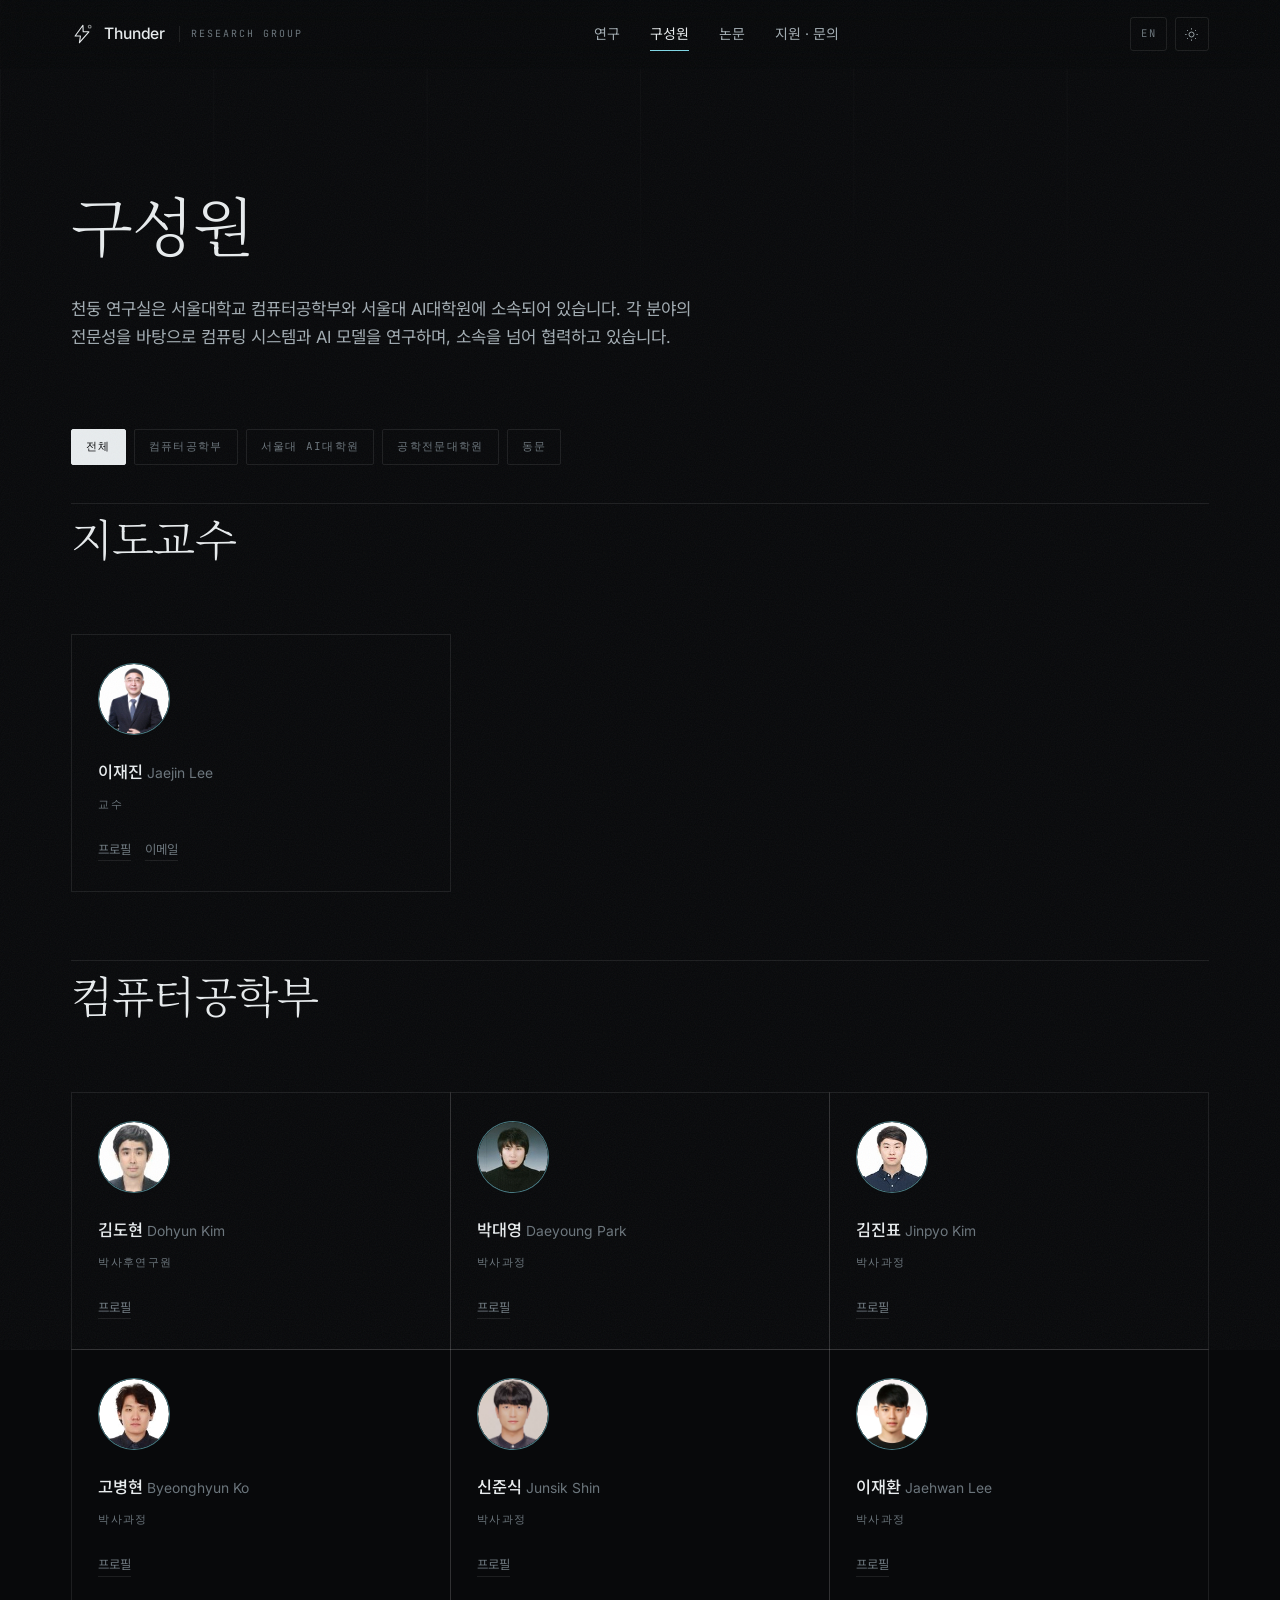
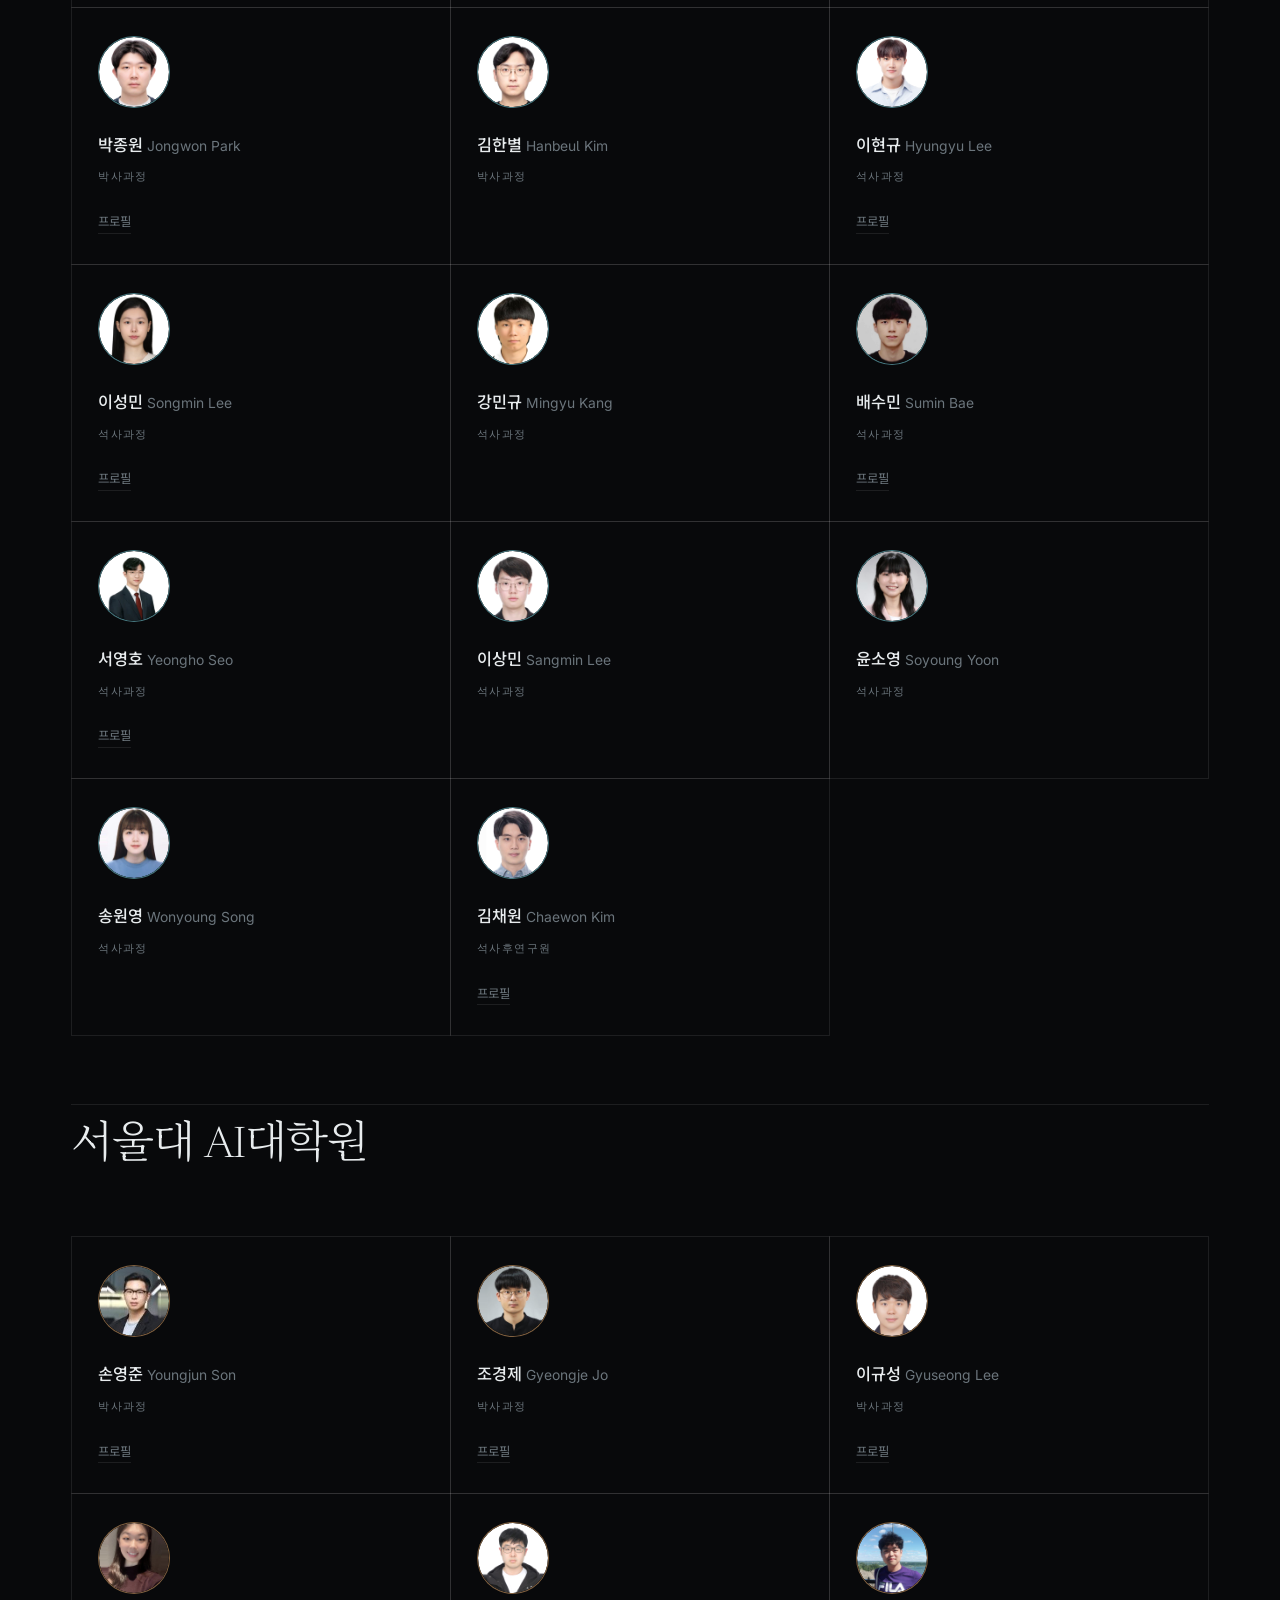
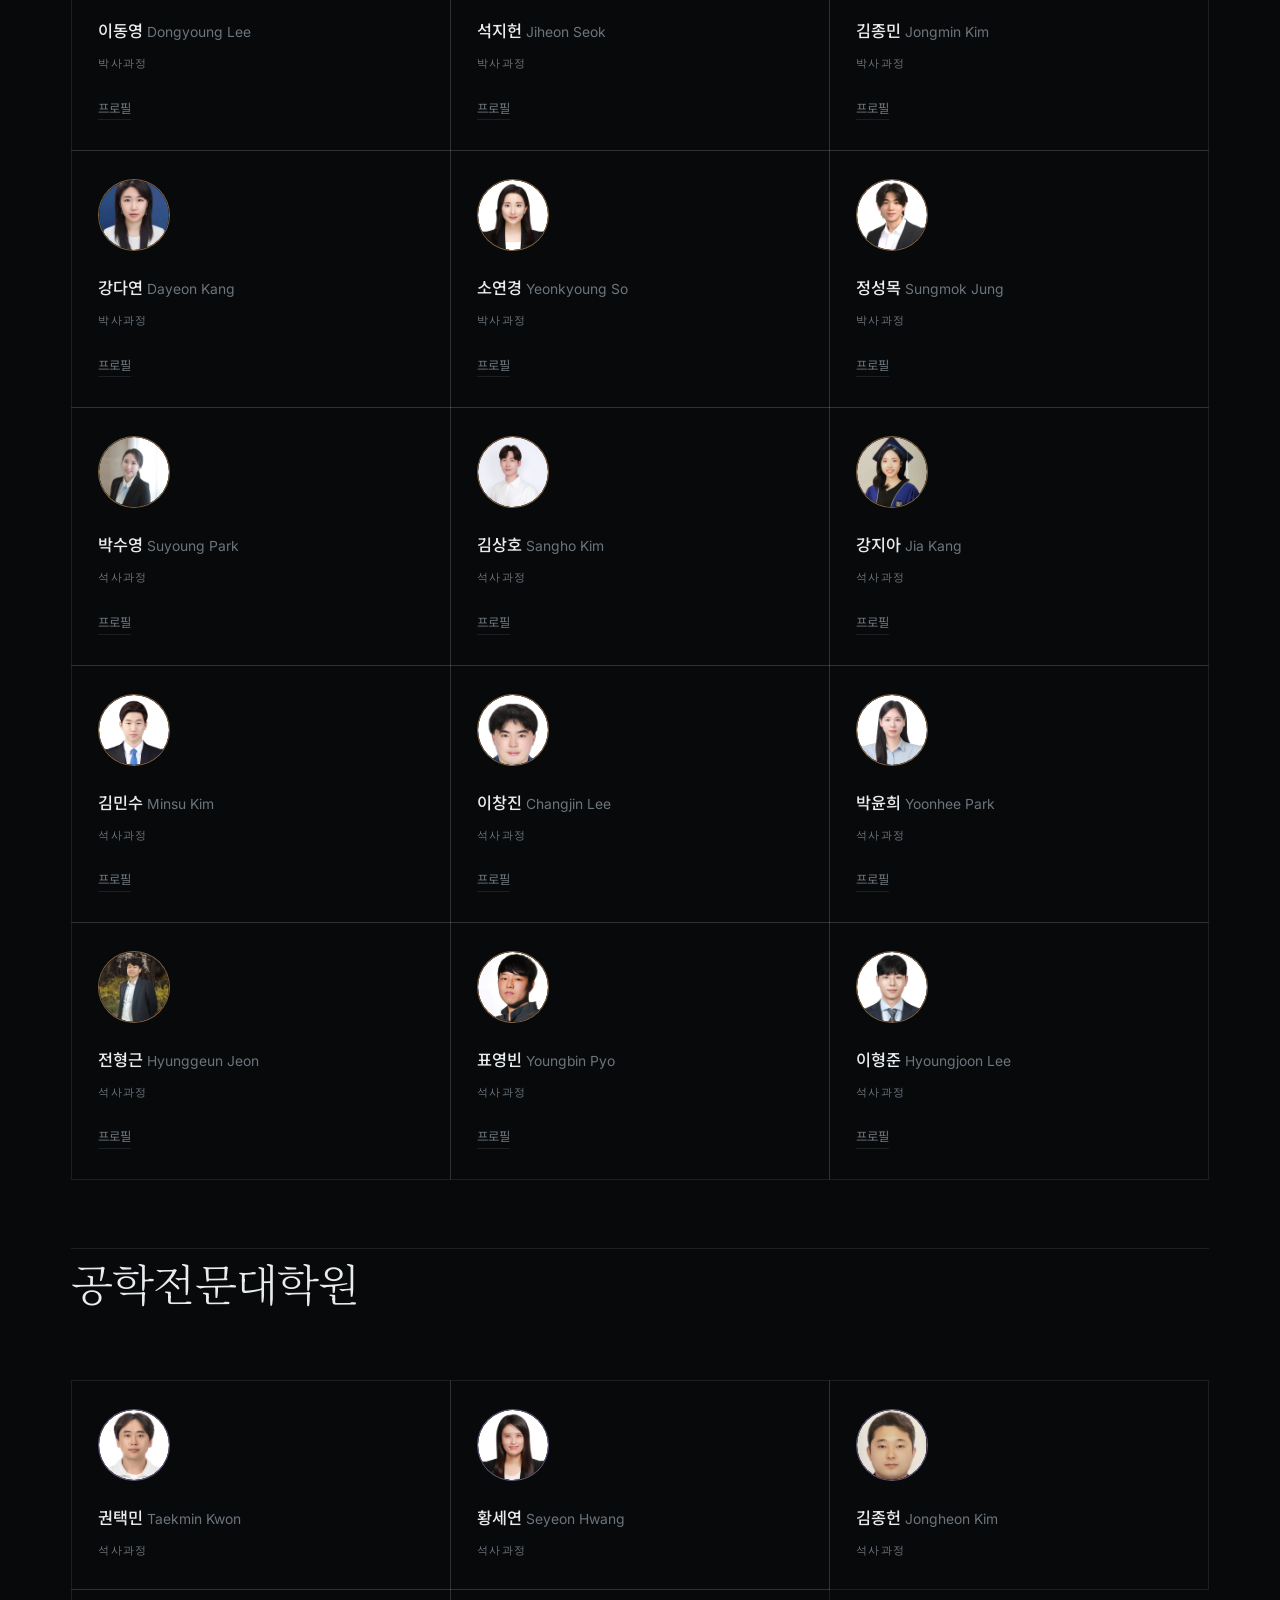
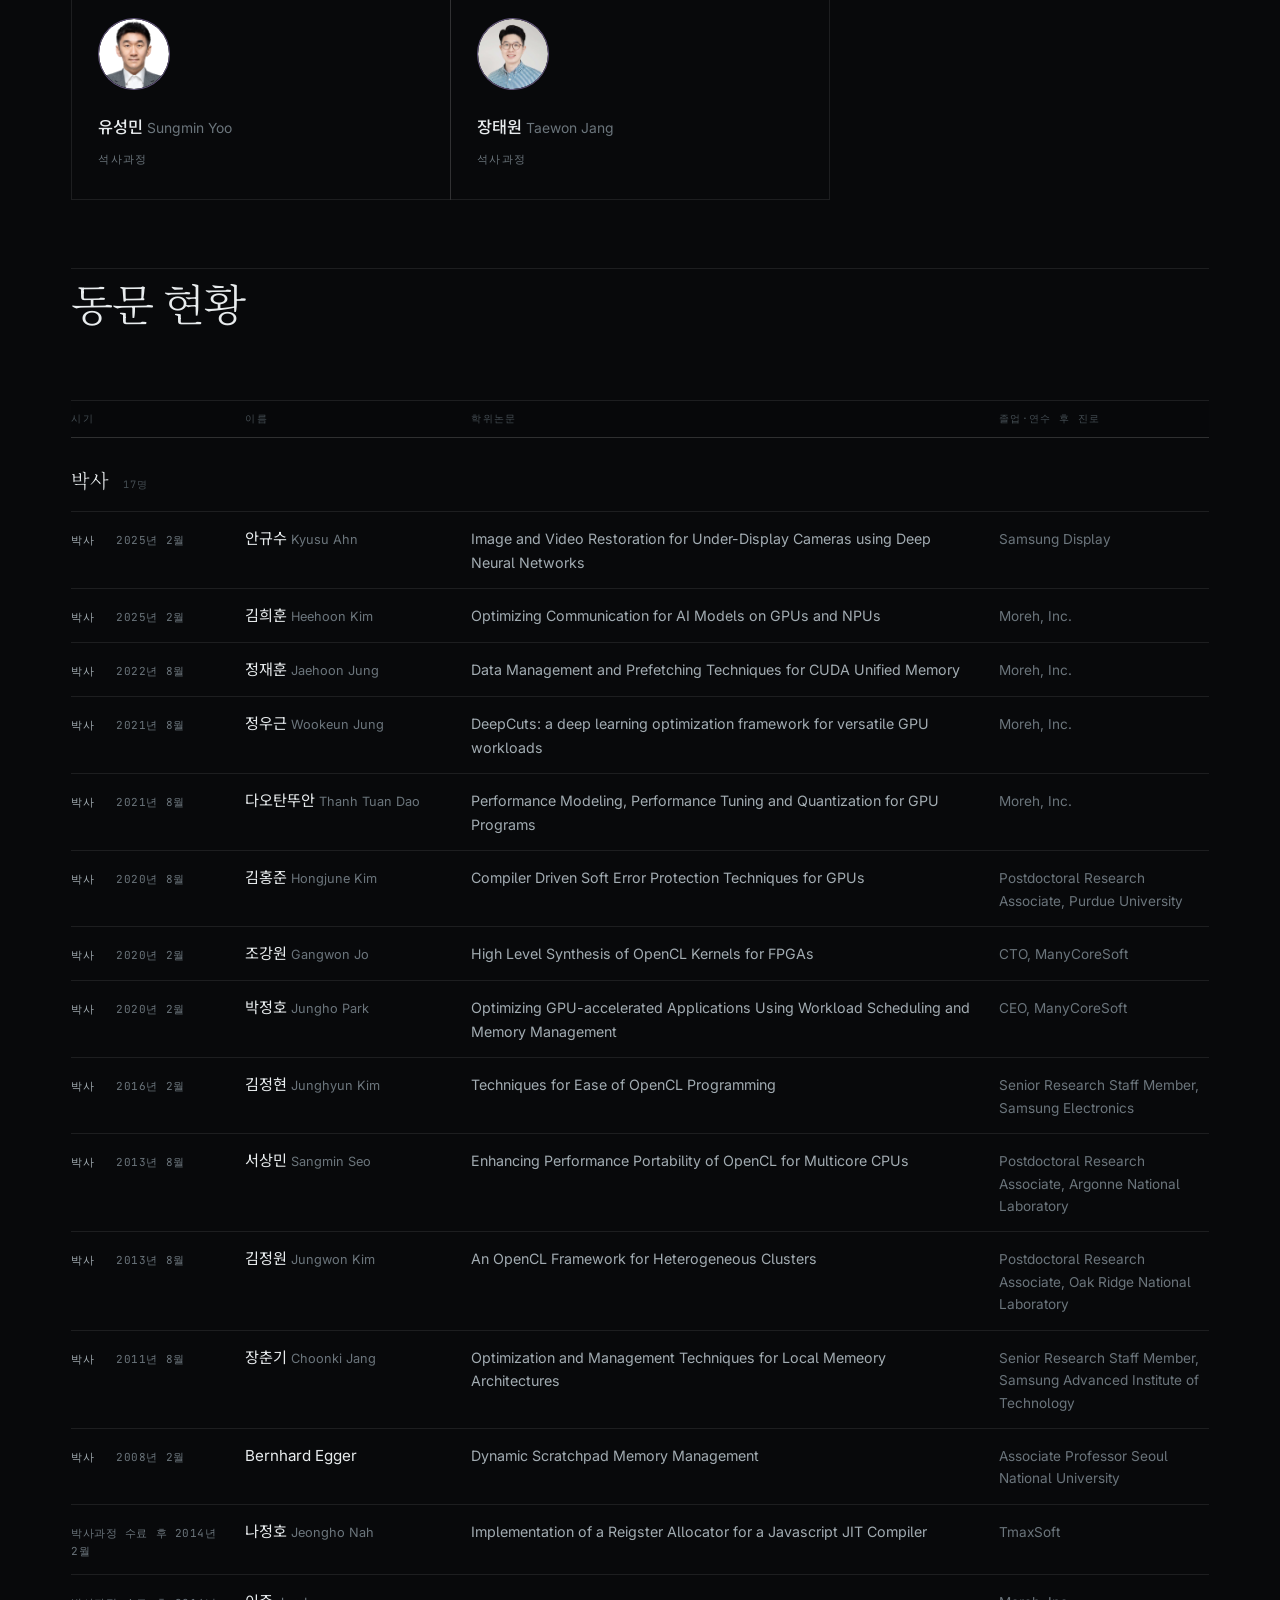
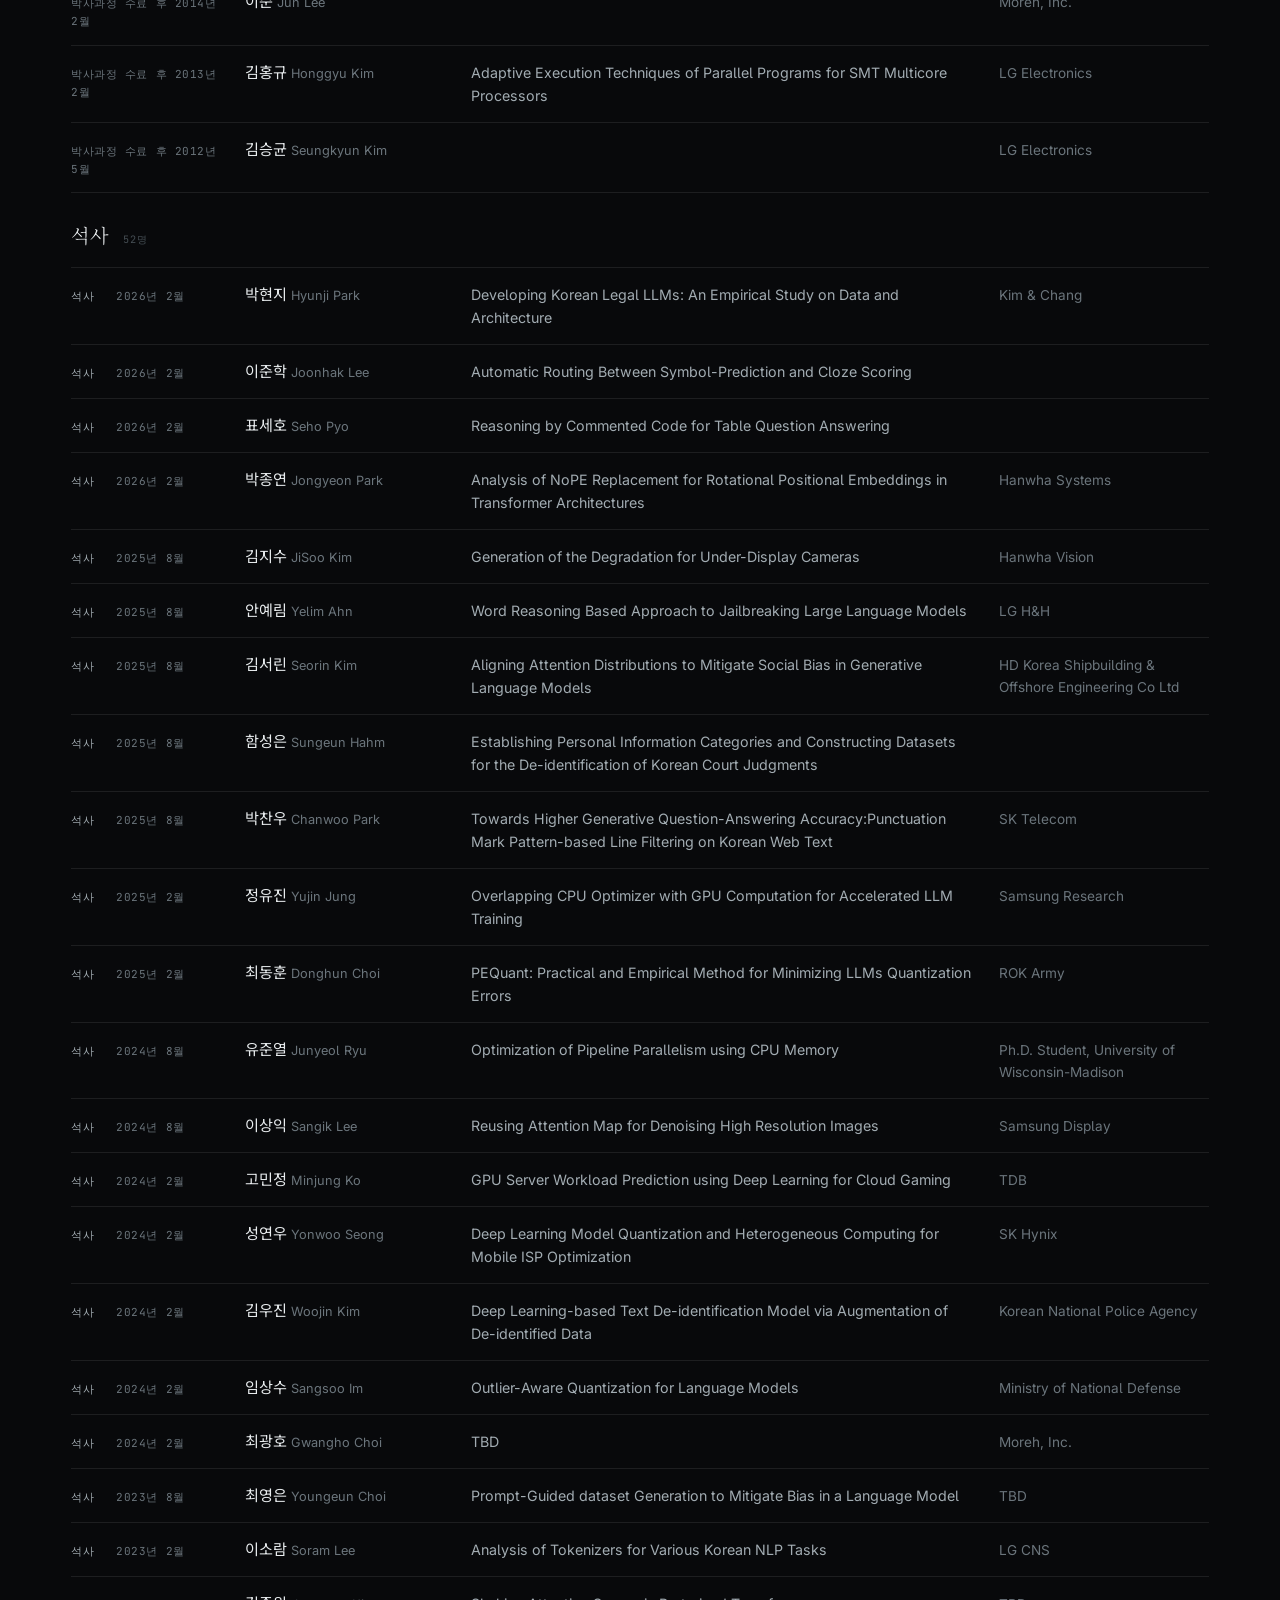
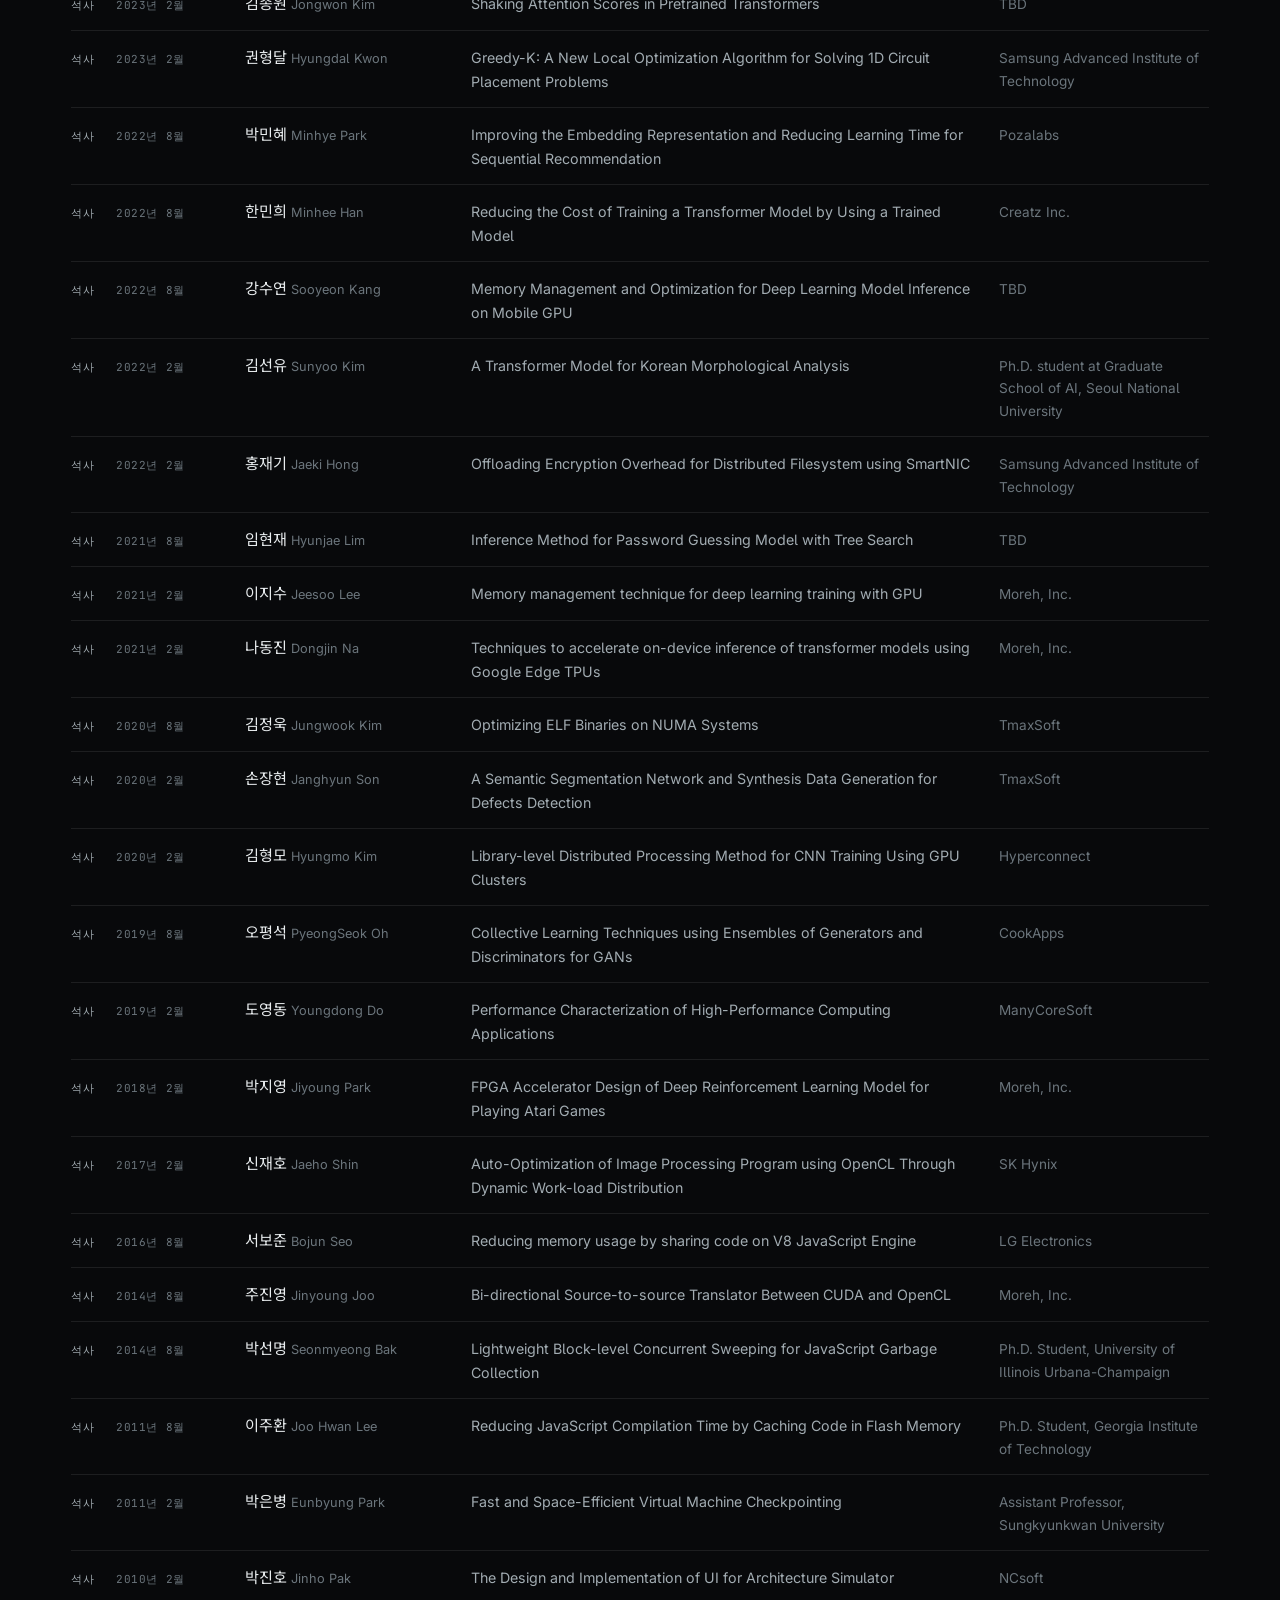
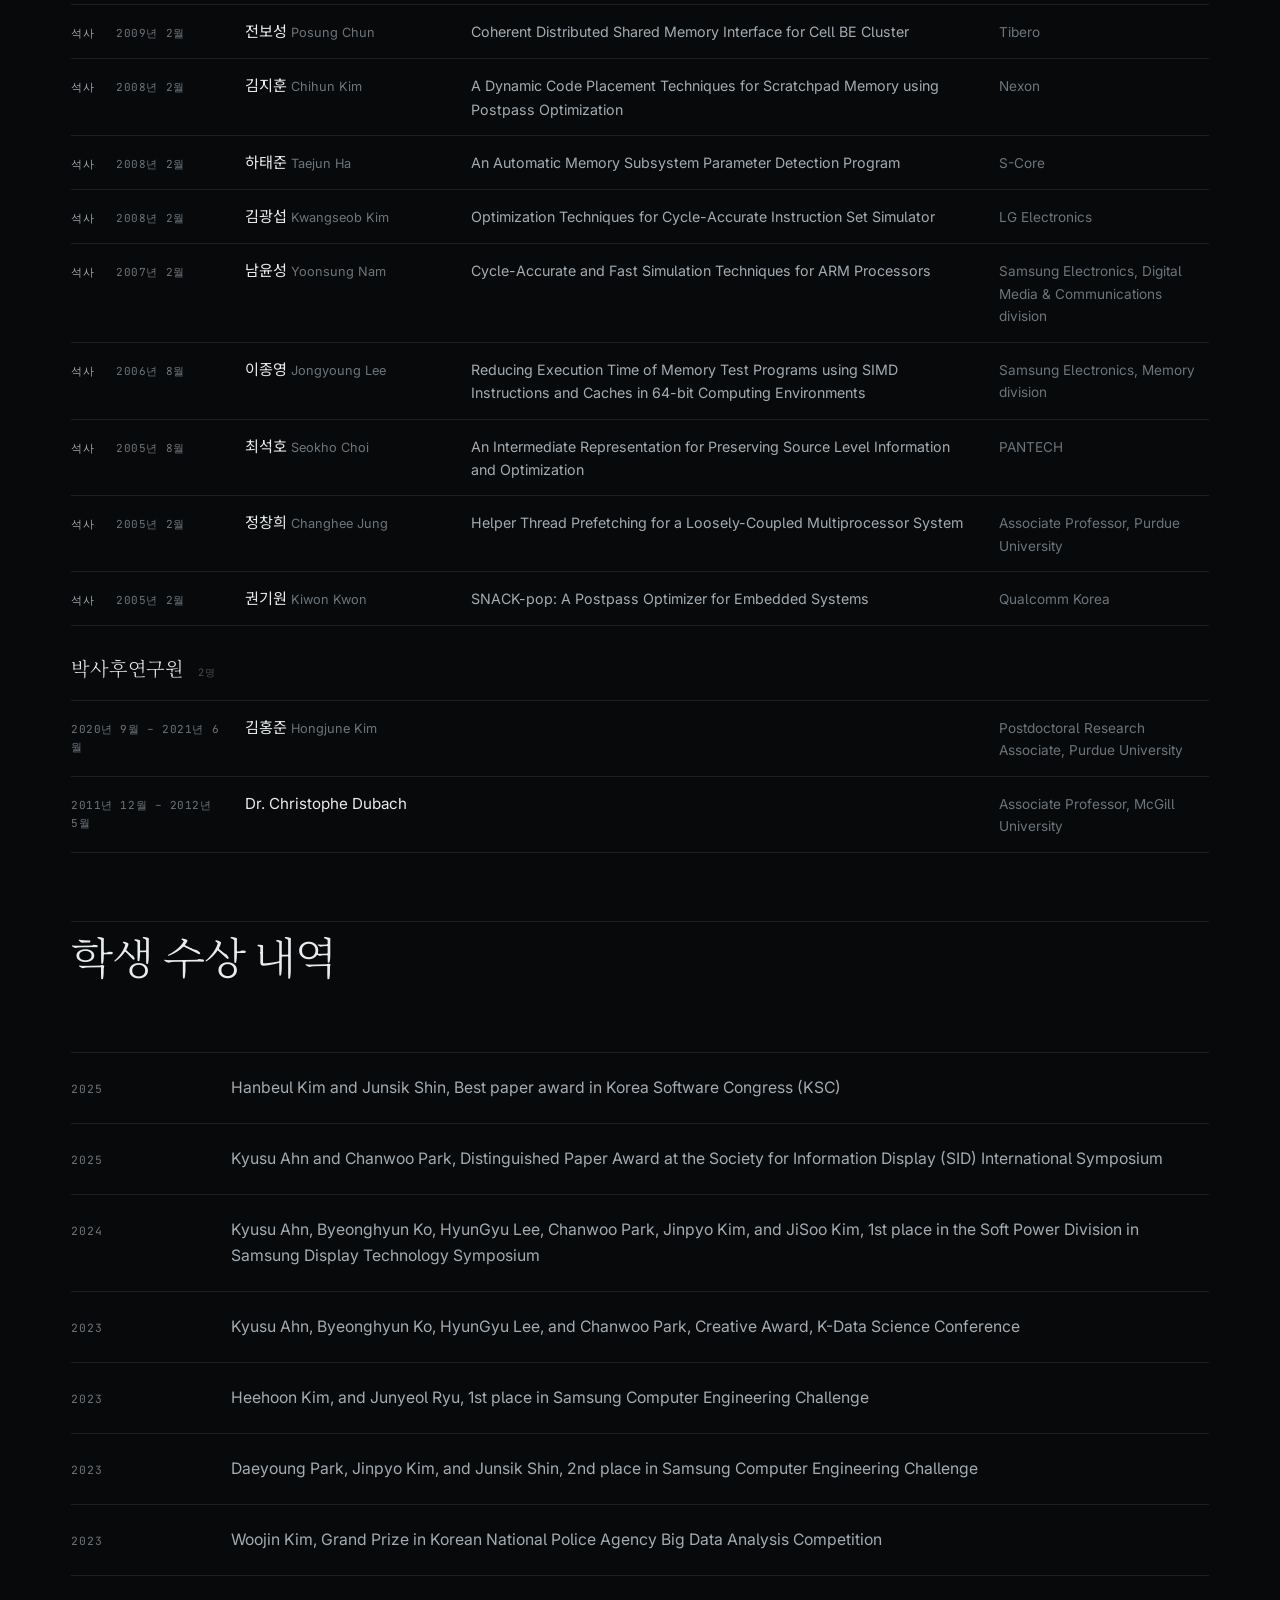
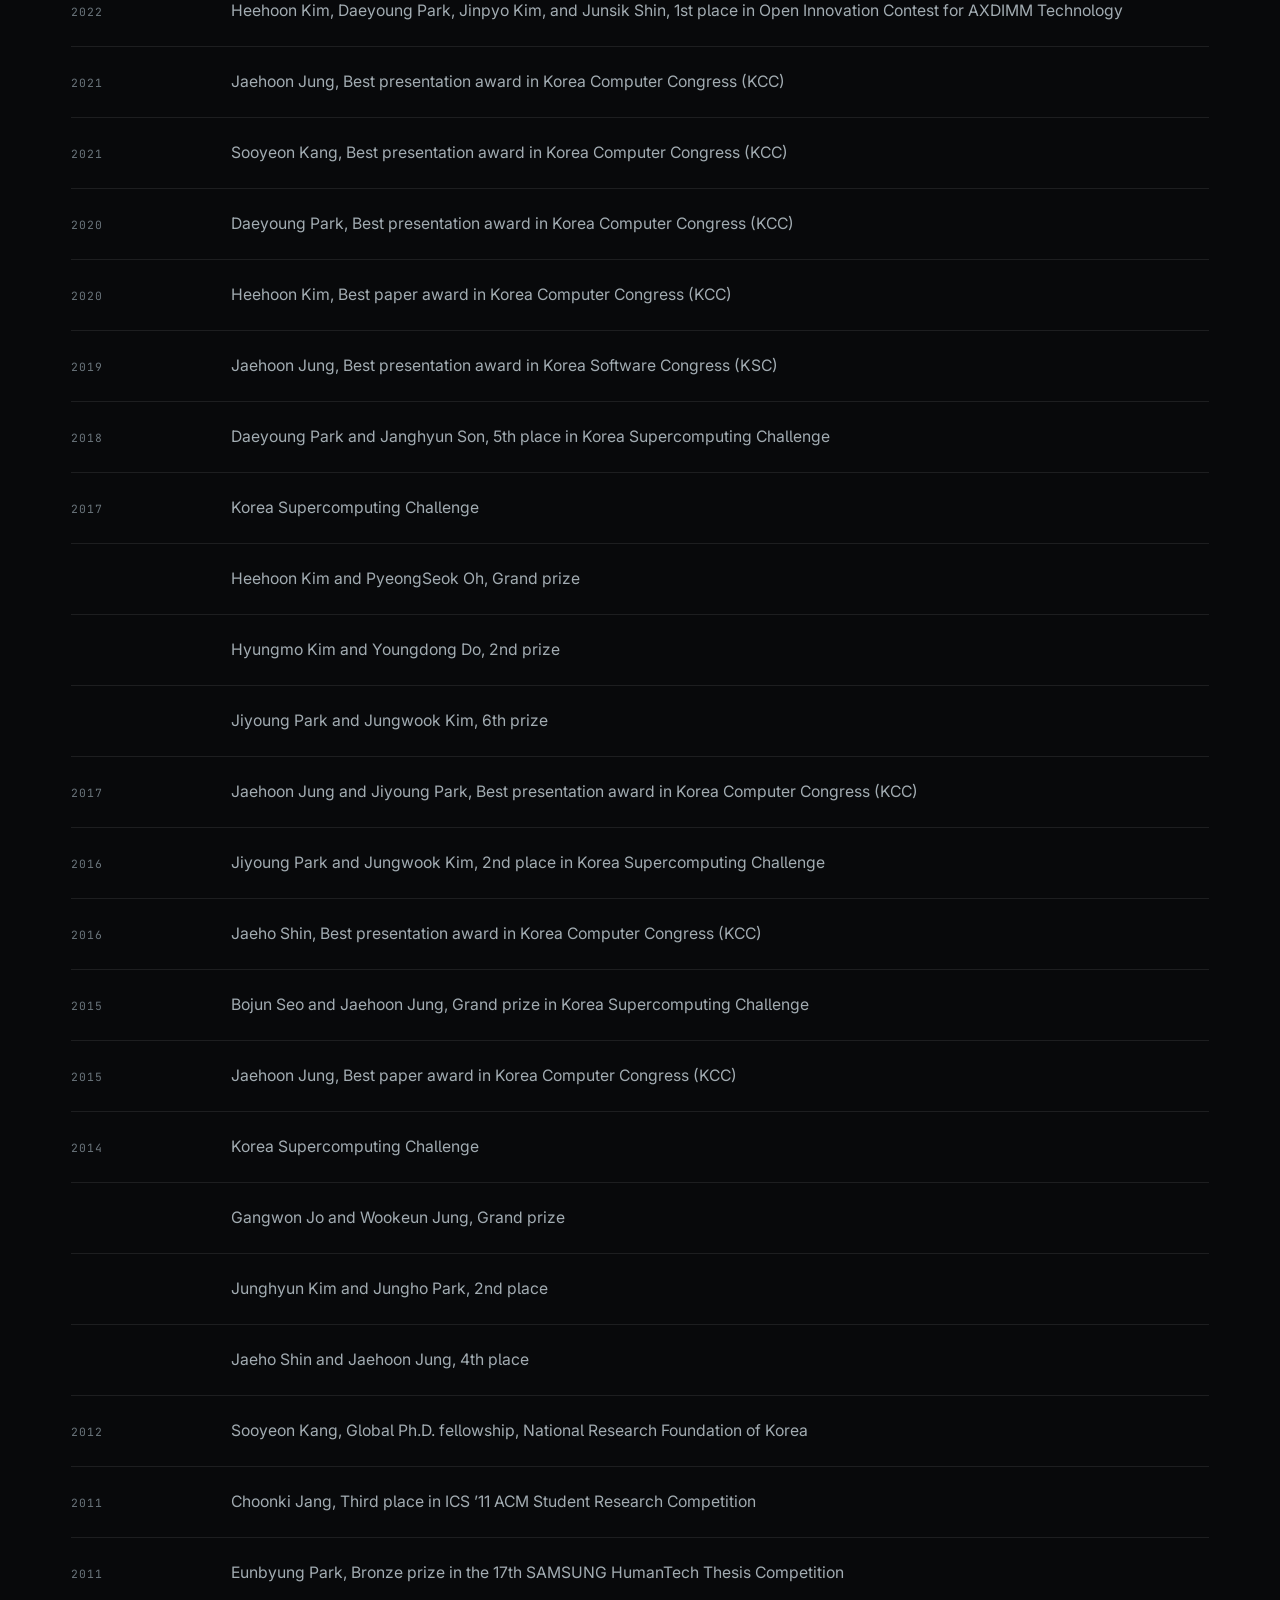
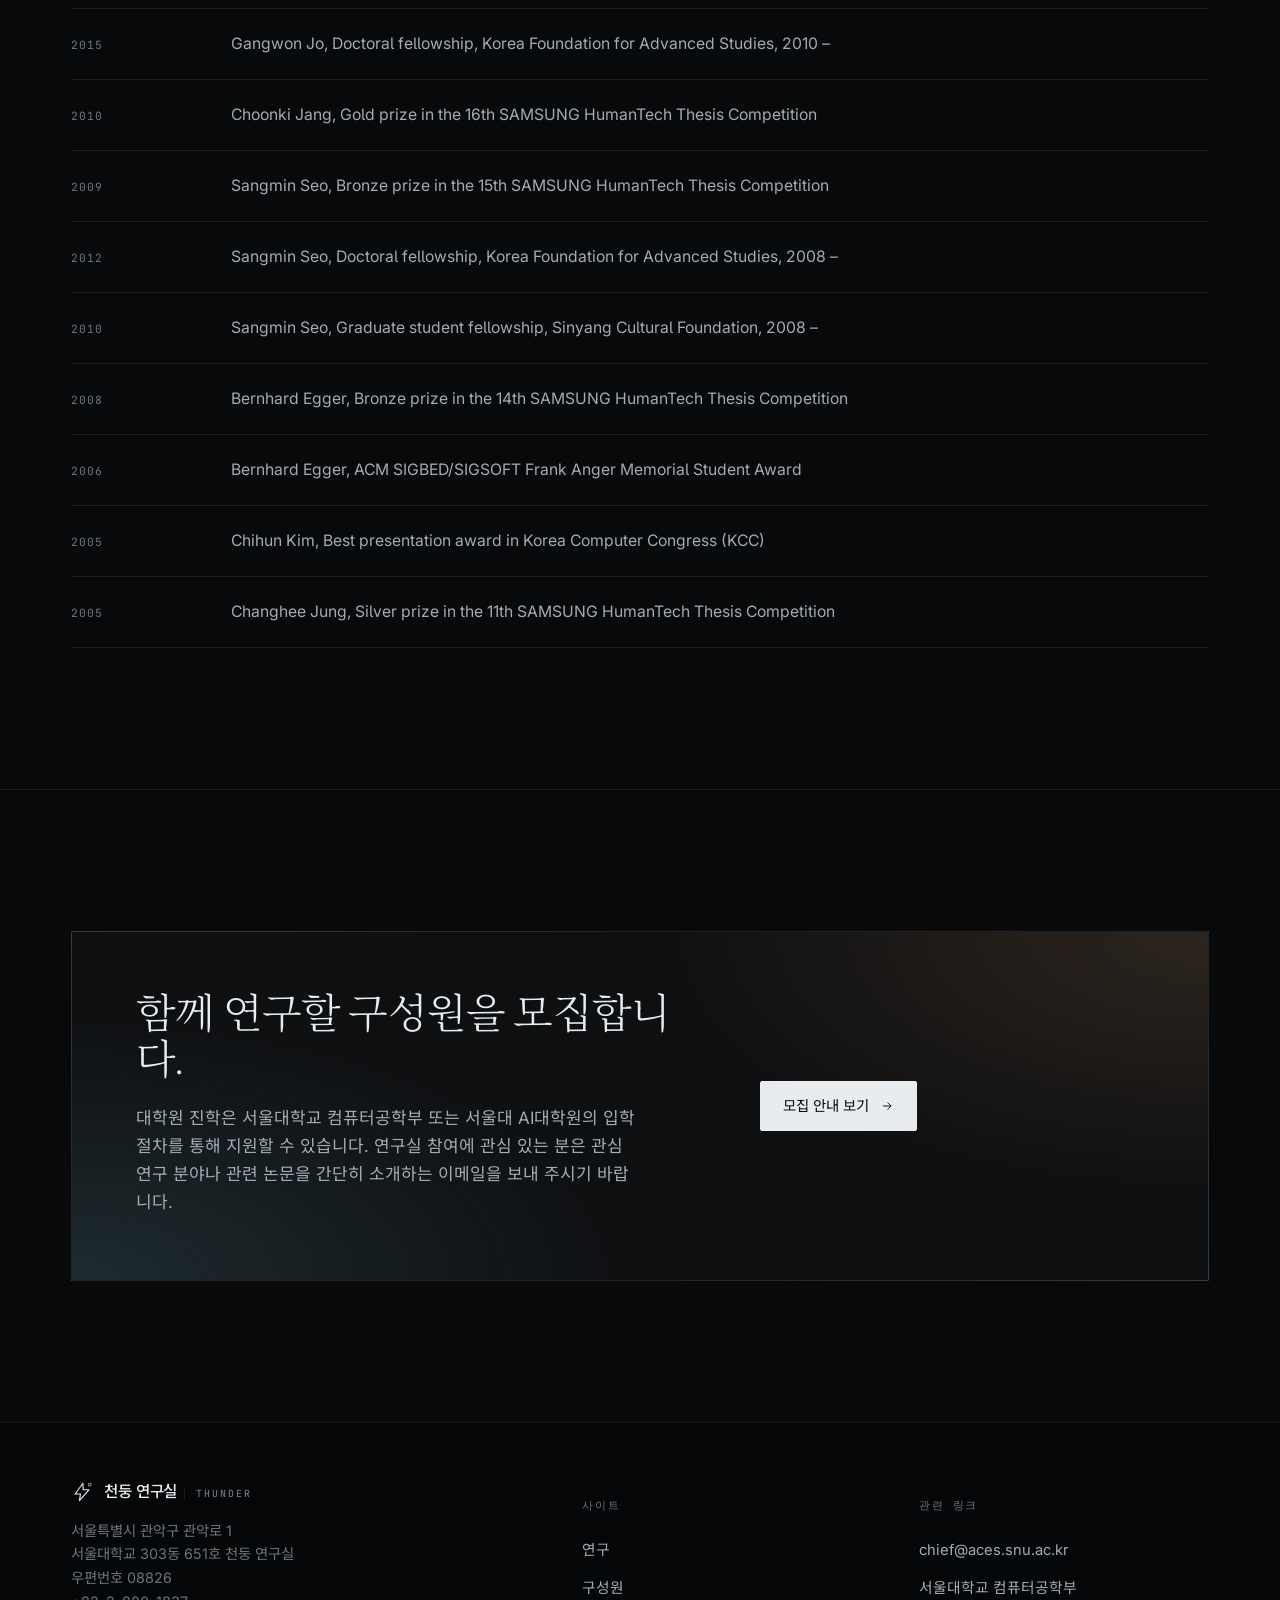
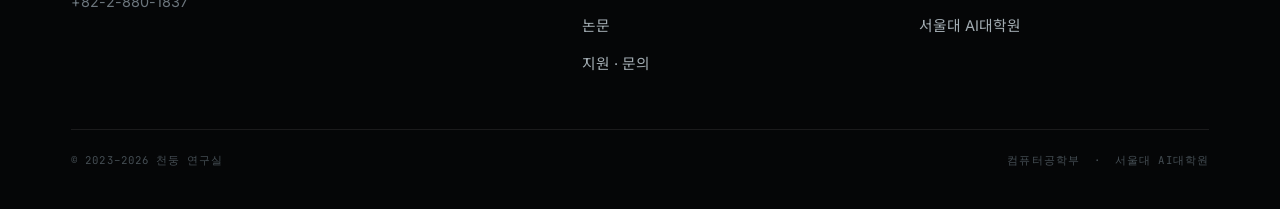
<file: ko/people.html>
<!DOCTYPE html>
<html lang="ko" data-theme="dark">
<head>
<meta charset="utf-8">
<meta name="viewport" content="width=device-width, initial-scale=1">
<title>구성원 &#8212; 천둥 연구실</title>
<meta name="description" content="서울대학교 천둥 연구실의 교수, 연구원, 학생 및 동문을 소개합니다.">
<link rel="preconnect" href="https://fonts.googleapis.com">
<link rel="preconnect" href="https://fonts.gstatic.com" crossorigin>
<link href="https://fonts.googleapis.com/css2?family=Inter:wght@400;450;500&family=JetBrains+Mono:wght@400&family=Newsreader:ital,opsz,wght@0,6..72,300;0,6..72,400;1,6..72,300&family=Noto+Sans+KR:wght@400;500&family=Noto+Serif+KR:wght@300;400&display=swap" rel="stylesheet">
<link rel="stylesheet" href="../assets/css/style.css">
<link rel="icon" href="data:image/svg+xml,%3Csvg xmlns='http://www.w3.org/2000/svg' viewBox='0 0 24 24'%3E%3Cpath d='M13 2 4 14h6l-1 8 9-12h-6z' fill='%237fd7e6'/%3E%3C/svg%3E">
<script>/* apply the saved theme before first paint, otherwise every page load
   flashes the default dark and fades to light */
try{var t=localStorage.getItem('trg-theme');if(t)document.documentElement.setAttribute('data-theme',t)}catch(e){}</script>
</head>
<body>
<!-- ================= Header ================= -->
<header class="header">
  <div class="wrap header-in">
    <a class="brand" href="index.html" aria-label="천둥 연구실 — 홈">
      <svg class="mark" viewBox="0 0 24 24" fill="none" aria-hidden="true">
        <path d="M13 2.5 4.5 14.2h5.8L9.2 21.5 19.5 9.6h-6.2z" stroke="currentColor" stroke-width="1.1" stroke-linejoin="round"/>
        <circle cx="20.4" cy="4" r="1.5" fill="none" stroke="currentColor" stroke-width="1.1" opacity=".55"/>
      </svg>
      <b>Thunder</b>
      <span>Research Group</span>
    </a>

    <nav class="nav" id="nav">
      <a href="research.html">연구</a>
      <a href="people.html" aria-current="page">구성원</a>
      <a href="publications.html">논문</a>
      <a href="join.html">지원 · 문의</a>
    </nav>

    <div class="hdr-tools">
      <a class="lang-btn" href="../people.html" hreflang="en" lang="en">EN</a>
      <button class="icon-btn" data-theme-toggle aria-label="색상 테마 전환">
        <svg class="icon-sun" viewBox="0 0 24 24" fill="none" stroke="currentColor" stroke-width="1.5" aria-hidden="true"><circle cx="12" cy="12" r="4"/><path d="M12 2v2M12 20v2M4.9 4.9l1.4 1.4M17.7 17.7l1.4 1.4M2 12h2M20 12h2M4.9 19.1l1.4-1.4M17.7 6.3l1.4-1.4"/></svg>
        <svg class="icon-moon" viewBox="0 0 24 24" fill="none" stroke="currentColor" stroke-width="1.5" aria-hidden="true"><path d="M20 14.5A8.5 8.5 0 0 1 9.5 4a8.5 8.5 0 1 0 10.5 10.5z"/></svg>
      </button>
      <button class="icon-btn menu-btn" data-menu aria-expanded="false" aria-controls="nav" aria-label="메뉴">
        <svg viewBox="0 0 24 24" fill="none" stroke="currentColor" stroke-width="1.5" aria-hidden="true"><path d="M4 7h16M4 12h16M4 17h16"/></svg>
      </button>
    </div>
  </div>
</header>

<main>

<section class="page-head">
  <div class="hero-grid" aria-hidden="true" style="opacity:.35"></div>
  <div class="wrap" style="position:relative;z-index:1">
    <h1>구성원</h1>
    <p class="lede">
      천둥 연구실은 서울대학교 컴퓨터공학부와 서울대 AI대학원에 소속되어 있습니다.
      각 분야의 전문성을 바탕으로 컴퓨팅 시스템과 AI 모델을 연구하며, 소속을 넘어 협력하고 있습니다.
    </p>
  </div>
</section>

<section class="section" style="padding-top:0">
  <div class="wrap">
    <nav class="filters" data-section-nav aria-label="구성원 분류별 이동">
      <a class="filter" href="#faculty">전체</a>
      <a class="filter" href="#cse">컴퓨터공학부</a>
      <a class="filter" href="#ds">서울대 AI대학원</a>
      <a class="filter" href="#ep">공학전문대학원</a>
      <a class="filter" href="#alumni">동문</a>
    </nav>

    <div class="sec-head" id="faculty" data-reveal>
      <div class="rule" aria-hidden="true"></div>
      <div><h2 class="sec-title">지도교수</h2></div>
    </div>

    <div class="people" style="margin-bottom:64px">
      <div class="person cse" data-div="cse" data-tags="cse ds ep" data-reveal>
        <div class="avatar has-photo"><img src="../assets/img/people/jaejin-lee.jpg" alt="" loading="lazy" decoding="async"></div><h4>이재진 <span class="kr" lang="en">Jaejin Lee</span></h4>
        <div class="role">교수</div>
        <div class="links"><a href="https://sites.google.com/view/jaejinlee" rel="noopener">프로필</a><a href="mailto:chief@aces.snu.ac.kr">이메일</a></div>
      </div>
    </div>

    <div class="sec-head" id="cse" data-reveal>
      <div class="rule" aria-hidden="true"></div>
      <div><h2 class="sec-title">컴퓨터공학부</h2></div>
    </div>

    <div class="people" style="margin-bottom:64px">
      <div class="person cse" data-div="cse" data-reveal>
        <div class="avatar has-photo"><img src="../assets/img/people/dohyun-kim.jpg" alt="" loading="lazy" decoding="async"></div><h4>김도현 <span class="kr" lang="en">Dohyun Kim</span></h4>
        <div class="role">박사후연구원</div>
        <div class="links"><a href="https://www.linkedin.com/in/dohyun-kim-652a3421a/" rel="noopener">프로필</a></div>
      </div>
      <div class="person cse" data-div="cse" data-reveal>
        <div class="avatar has-photo"><img src="../assets/img/people/daeyoung-park.jpg" alt="" loading="lazy" decoding="async"></div><h4>박대영 <span class="kr" lang="en">Daeyoung Park</span></h4>
        <div class="role">박사과정</div>
        <div class="links"><a href="http://thunder.snu.ac.kr/~daeyoung/" rel="noopener">프로필</a></div>
      </div>
      <div class="person cse" data-div="cse" data-reveal>
        <div class="avatar has-photo"><img src="../assets/img/people/jinpyo-kim.jpg" alt="" loading="lazy" decoding="async"></div><h4>김진표 <span class="kr" lang="en">Jinpyo Kim</span></h4>
        <div class="role">박사과정</div>
        <div class="links"><a href="http://thunder.snu.ac.kr/~jinpyo/" rel="noopener">프로필</a></div>
      </div>
      <div class="person cse" data-div="cse" data-reveal>
        <div class="avatar has-photo"><img src="../assets/img/people/byeonghyun-ko.jpg" alt="" loading="lazy" decoding="async"></div><h4>고병현 <span class="kr" lang="en">Byeonghyun Ko</span></h4>
        <div class="role">박사과정</div>
        <div class="links"><a href="http://thunder.snu.ac.kr/~byeonghyun/" rel="noopener">프로필</a></div>
      </div>
      <div class="person cse" data-div="cse" data-reveal>
        <div class="avatar has-photo"><img src="../assets/img/people/junsik-shin.jpg" alt="" loading="lazy" decoding="async"></div><h4>신준식 <span class="kr" lang="en">Junsik Shin</span></h4>
        <div class="role">박사과정</div>
        <div class="links"><a href="http://thunder.snu.ac.kr/~junsik/" rel="noopener">프로필</a></div>
      </div>
      <div class="person cse" data-div="cse" data-reveal>
        <div class="avatar has-photo"><img src="../assets/img/people/jaehwan-lee.jpg" alt="" loading="lazy" decoding="async"></div><h4>이재환 <span class="kr" lang="en">Jaehwan Lee</span></h4>
        <div class="role">박사과정</div>
        <div class="links"><a href="http://thunder.snu.ac.kr/~jaehwan/" rel="noopener">프로필</a></div>
      </div>
      <div class="person cse" data-div="cse" data-reveal>
        <div class="avatar has-photo"><img src="../assets/img/people/jongwon-park.jpg" alt="" loading="lazy" decoding="async"></div><h4>박종원 <span class="kr" lang="en">Jongwon Park</span></h4>
        <div class="role">박사과정</div>
        <div class="links"><a href="http://thunder.snu.ac.kr/~jongwonpark/" rel="noopener">프로필</a></div>
      </div>
      <div class="person cse" data-div="cse" data-reveal>
        <div class="avatar has-photo"><img src="../assets/img/people/hanbeul-kim.jpg" alt="" loading="lazy" decoding="async"></div><h4>김한별 <span class="kr" lang="en">Hanbeul Kim</span></h4>
        <div class="role">박사과정</div>
      </div>
      <div class="person cse" data-div="cse" data-reveal>
        <div class="avatar has-photo"><img src="../assets/img/people/hyungyu-lee.jpg" alt="" loading="lazy" decoding="async"></div><h4>이현규 <span class="kr" lang="en">Hyungyu Lee</span></h4>
        <div class="role">석사과정</div>
        <div class="links"><a href="http://thunder.snu.ac.kr/~hyungyu/" rel="noopener">프로필</a></div>
      </div>
      <div class="person cse" data-div="cse" data-reveal>
        <div class="avatar has-photo"><img src="../assets/img/people/songmin-lee.jpg" alt="" loading="lazy" decoding="async"></div><h4>이성민 <span class="kr" lang="en">Songmin Lee</span></h4>
        <div class="role">석사과정</div>
        <div class="links"><a href="http://www.linkedin.com/in/olive-songmin-lee-919185263/" rel="noopener">프로필</a></div>
      </div>
      <div class="person cse" data-div="cse" data-reveal>
        <div class="avatar has-photo"><img src="../assets/img/people/mingyu-kang.jpg" alt="" loading="lazy" decoding="async"></div><h4>강민규 <span class="kr" lang="en">Mingyu Kang</span></h4>
        <div class="role">석사과정</div>
      </div>
      <div class="person cse" data-div="cse" data-reveal>
        <div class="avatar has-photo"><img src="../assets/img/people/sumin-bae.jpg" alt="" loading="lazy" decoding="async"></div><h4>배수민 <span class="kr" lang="en">Sumin Bae</span></h4>
        <div class="role">석사과정</div>
        <div class="links"><a href="http://www.linkedin.com/in/sumin-bae-367388284" rel="noopener">프로필</a></div>
      </div>
      <div class="person cse" data-div="cse" data-reveal>
        <div class="avatar has-photo"><img src="../assets/img/people/yeongho-seo.jpg" alt="" loading="lazy" decoding="async"></div><h4>서영호 <span class="kr" lang="en">Yeongho Seo</span></h4>
        <div class="role">석사과정</div>
        <div class="links"><a href="https://github.com/digdhg" rel="noopener">프로필</a></div>
      </div>
      <div class="person cse" data-div="cse" data-reveal>
        <div class="avatar has-photo"><img src="../assets/img/people/sangmin-lee.jpg" alt="" loading="lazy" decoding="async"></div><h4>이상민 <span class="kr" lang="en">Sangmin Lee</span></h4>
        <div class="role">석사과정</div>
      </div>
      <div class="person cse" data-div="cse" data-reveal>
        <div class="avatar has-photo"><img src="../assets/img/people/soyoung-yoon.jpg" alt="" loading="lazy" decoding="async"></div><h4>윤소영 <span class="kr" lang="en">Soyoung Yoon</span></h4>
        <div class="role">석사과정</div>
      </div>
      <div class="person cse" data-div="cse" data-reveal>
        <div class="avatar has-photo"><img src="../assets/img/people/wonyoung-song.jpg" alt="" loading="lazy" decoding="async"></div><h4>송원영 <span class="kr" lang="en">Wonyoung Song</span></h4>
        <div class="role">석사과정</div>
      </div>
      <div class="person cse" data-div="cse" data-reveal>
        <div class="avatar has-photo"><img src="../assets/img/people/chaewon-kim.jpg" alt="" loading="lazy" decoding="async"></div><h4>김채원 <span class="kr" lang="en">Chaewon Kim</span></h4>
        <div class="role">석사후연구원</div>
        <div class="links"><a href="https://rhrnald.github.io/" rel="noopener">프로필</a></div>
      </div>
    </div>

    <div class="sec-head" id="ds" data-reveal>
      <div class="rule" aria-hidden="true"></div>
      <div><h2 class="sec-title">서울대 AI대학원</h2></div>
    </div>

    <div class="people" style="margin-bottom:64px">
      <div class="person ds" data-div="ds" data-reveal>
        <div class="avatar has-photo"><img src="../assets/img/people/youngjun-son.jpg" alt="" loading="lazy" decoding="async"></div><h4>손영준 <span class="kr" lang="en">Youngjun Son</span></h4>
        <div class="role">박사과정</div>
        <div class="links"><a href="http://thunder.snu.ac.kr/~youngjun/" rel="noopener">프로필</a></div>
      </div>
      <div class="person ds" data-div="ds" data-reveal>
        <div class="avatar has-photo"><img src="../assets/img/people/gyeongje-jo.jpg" alt="" loading="lazy" decoding="async"></div><h4>조경제 <span class="kr" lang="en">Gyeongje Jo</span></h4>
        <div class="role">박사과정</div>
        <div class="links"><a href="http://thunder.snu.ac.kr/~gyeongje/" rel="noopener">프로필</a></div>
      </div>
      <div class="person ds" data-div="ds" data-reveal>
        <div class="avatar has-photo"><img src="../assets/img/people/gyuseong-lee.jpg" alt="" loading="lazy" decoding="async"></div><h4>이규성 <span class="kr" lang="en">Gyuseong Lee</span></h4>
        <div class="role">박사과정</div>
        <div class="links"><a href="http://thunder.snu.ac.kr/~gyuseong/" rel="noopener">프로필</a></div>
      </div>
      <div class="person ds" data-div="ds" data-reveal>
        <div class="avatar has-photo"><img src="../assets/img/people/dongyoung-lee.jpg" alt="" loading="lazy" decoding="async"></div><h4>이동영 <span class="kr" lang="en">Dongyoung Lee</span></h4>
        <div class="role">박사과정</div>
        <div class="links"><a href="http://thunder.snu.ac.kr/~dongyoung/" rel="noopener">프로필</a></div>
      </div>
      <div class="person ds" data-div="ds" data-reveal>
        <div class="avatar has-photo"><img src="../assets/img/people/jiheon-seok.jpg" alt="" loading="lazy" decoding="async"></div><h4>석지헌 <span class="kr" lang="en">Jiheon Seok</span></h4>
        <div class="role">박사과정</div>
        <div class="links"><a href="http://thunder.snu.ac.kr/~jiheon/" rel="noopener">프로필</a></div>
      </div>
      <div class="person ds" data-div="ds" data-reveal>
        <div class="avatar has-photo"><img src="../assets/img/people/jongmin-kim.jpg" alt="" loading="lazy" decoding="async"></div><h4>김종민 <span class="kr" lang="en">Jongmin Kim</span></h4>
        <div class="role">박사과정</div>
        <div class="links"><a href="https://jongmindev.github.io/" rel="noopener">프로필</a></div>
      </div>
      <div class="person ds" data-div="ds" data-reveal>
        <div class="avatar has-photo"><img src="../assets/img/people/dayeon-kang.jpg" alt="" loading="lazy" decoding="async"></div><h4>강다연 <span class="kr" lang="en">Dayeon Kang</span></h4>
        <div class="role">박사과정</div>
        <div class="links"><a href="http://thunder.snu.ac.kr/~dayeon/" rel="noopener">프로필</a></div>
      </div>
      <div class="person ds" data-div="ds" data-reveal>
        <div class="avatar has-photo"><img src="../assets/img/people/yeonkyoung-so.jpg" alt="" loading="lazy" decoding="async"></div><h4>소연경 <span class="kr" lang="en">Yeonkyoung So</span></h4>
        <div class="role">박사과정</div>
        <div class="links"><a href="http://thunder.snu.ac.kr/~yeonkyoung/" rel="noopener">프로필</a></div>
      </div>
      <div class="person ds" data-div="ds" data-reveal>
        <div class="avatar has-photo"><img src="../assets/img/people/sungmok-jung.jpg" alt="" loading="lazy" decoding="async"></div><h4>정성목 <span class="kr" lang="en">Sungmok Jung</span></h4>
        <div class="role">박사과정</div>
        <div class="links"><a href="https://www.linkedin.com/in/sungmok-jung-b374a431a/" rel="noopener">프로필</a></div>
      </div>
      <div class="person ds" data-div="ds" data-reveal>
        <div class="avatar has-photo"><img src="../assets/img/people/suyoung-park.jpg" alt="" loading="lazy" decoding="async"></div><h4>박수영 <span class="kr" lang="en">Suyoung Park</span></h4>
        <div class="role">석사과정</div>
        <div class="links"><a href="http://thunder.snu.ac.kr/~suyoungpark" rel="noopener">프로필</a></div>
      </div>
      <div class="person ds" data-div="ds" data-reveal>
        <div class="avatar has-photo"><img src="../assets/img/people/sangho-kim.jpg" alt="" loading="lazy" decoding="async"></div><h4>김상호 <span class="kr" lang="en">Sangho Kim</span></h4>
        <div class="role">석사과정</div>
        <div class="links"><a href="http://thunder.snu.ac.kr/~sanghokim" rel="noopener">프로필</a></div>
      </div>
      <div class="person ds" data-div="ds" data-reveal>
        <div class="avatar has-photo"><img src="../assets/img/people/jia-kang.jpg" alt="" loading="lazy" decoding="async"></div><h4>강지아 <span class="kr" lang="en">Jia Kang</span></h4>
        <div class="role">석사과정</div>
        <div class="links"><a href="http://thunder.snu.ac.kr/~jiakang" rel="noopener">프로필</a></div>
      </div>
      <div class="person ds" data-div="ds" data-reveal>
        <div class="avatar has-photo"><img src="../assets/img/people/minsu-kim.jpg" alt="" loading="lazy" decoding="async"></div><h4>김민수 <span class="kr" lang="en">Minsu Kim</span></h4>
        <div class="role">석사과정</div>
        <div class="links"><a href="http://thunder.snu.ac.kr/~minsukim" rel="noopener">프로필</a></div>
      </div>
      <div class="person ds" data-div="ds" data-reveal>
        <div class="avatar has-photo"><img src="../assets/img/people/changjin-lee.jpg" alt="" loading="lazy" decoding="async"></div><h4>이창진 <span class="kr" lang="en">Changjin Lee</span></h4>
        <div class="role">석사과정</div>
        <div class="links"><a href="http://thunder.snu.ac.kr/~changjinlee" rel="noopener">프로필</a></div>
      </div>
      <div class="person ds" data-div="ds" data-reveal>
        <div class="avatar has-photo"><img src="../assets/img/people/yoonhee-park.jpg" alt="" loading="lazy" decoding="async"></div><h4>박윤희 <span class="kr" lang="en">Yoonhee Park</span></h4>
        <div class="role">석사과정</div>
        <div class="links"><a href="http://thunder.snu.ac.kr/~yoonheepark/" rel="noopener">프로필</a></div>
      </div>
      <div class="person ds" data-div="ds" data-reveal>
        <div class="avatar has-photo"><img src="../assets/img/people/hyunggeun-jeon.jpg" alt="" loading="lazy" decoding="async"></div><h4>전형근 <span class="kr" lang="en">Hyunggeun Jeon</span></h4>
        <div class="role">석사과정</div>
        <div class="links"><a href="https://pc-cp-pc-cp.tistory.com" rel="noopener">프로필</a></div>
      </div>
      <div class="person ds" data-div="ds" data-reveal>
        <div class="avatar has-photo"><img src="../assets/img/people/youngbin-pyo.jpg" alt="" loading="lazy" decoding="async"></div><h4>표영빈 <span class="kr" lang="en">Youngbin Pyo</span></h4>
        <div class="role">석사과정</div>
        <div class="links"><a href="https://www.linkedin.com/in/youngbinpyo" rel="noopener">프로필</a></div>
      </div>
      <div class="person ds" data-div="ds" data-reveal>
        <div class="avatar has-photo"><img src="../assets/img/people/hyoungjoon-lee.jpg" alt="" loading="lazy" decoding="async"></div><h4>이형준 <span class="kr" lang="en">Hyoungjoon Lee</span></h4>
        <div class="role">석사과정</div>
        <div class="links"><a href="https://www.linkedin.com/in/hyoungjoon-lee-63a18635a/" rel="noopener">프로필</a></div>
      </div>
    </div>

    <div class="sec-head" id="ep" data-reveal>
      <div class="rule" aria-hidden="true"></div>
      <div><h2 class="sec-title">공학전문대학원</h2></div>
    </div>

    <div class="people" style="margin-bottom:64px">
      <div class="person ep" data-div="ep" data-reveal>
        <div class="avatar has-photo"><img src="../assets/img/people/taekmin-kwon.jpg" alt="" loading="lazy" decoding="async"></div><h4>권택민 <span class="kr" lang="en">Taekmin Kwon</span></h4>
        <div class="role">석사과정</div>
      </div>
      <div class="person ep" data-div="ep" data-reveal>
        <div class="avatar has-photo"><img src="../assets/img/people/seyeon-hwang.jpg" alt="" loading="lazy" decoding="async"></div><h4>황세연 <span class="kr" lang="en">Seyeon Hwang</span></h4>
        <div class="role">석사과정</div>
      </div>
      <div class="person ep" data-div="ep" data-reveal>
        <div class="avatar has-photo"><img src="../assets/img/people/jongheon-kim.jpg" alt="" loading="lazy" decoding="async"></div><h4>김종헌 <span class="kr" lang="en">Jongheon Kim</span></h4>
        <div class="role">석사과정</div>
      </div>
      <div class="person ep" data-div="ep" data-reveal>
        <div class="avatar has-photo"><img src="../assets/img/people/sungmin-yoo.jpg" alt="" loading="lazy" decoding="async"></div><h4>유성민 <span class="kr" lang="en">Sungmin Yoo</span></h4>
        <div class="role">석사과정</div>
      </div>
      <div class="person ep" data-div="ep" data-reveal>
        <div class="avatar has-photo"><img src="../assets/img/people/taewon-jang.jpg" alt="" loading="lazy" decoding="async"></div><h4>장태원 <span class="kr" lang="en">Taewon Jang</span></h4>
        <div class="role">석사과정</div>
      </div>
    </div>

    <div class="sec-head" id="alumni" data-reveal>
      <div class="rule" aria-hidden="true"></div>
      <div><h2 class="sec-title">동문 현황</h2></div>
    </div>
    <div class="roster" style="margin-bottom:64px">
      <div class="roster-head" aria-hidden="true"><span>시기</span><span>이름</span><span>학위논문</span><span>졸업·연수 후 진로</span></div>
      <div class="roster-group" data-reveal><h4>박사</h4><span class="count">17명</span></div>
      <div class="roster-row" data-reveal>
        <div class="ros-when"><b>박사</b> 2025년 2월</div>
        <div class="ros-who">안규수 <span class="alt">Kyusu Ahn</span></div>
        <div class="ros-what">Image and Video Restoration for Under-Display Cameras using Deep Neural Networks</div>
        <div class="ros-next">Samsung Display</div>
      </div>
      <div class="roster-row" data-reveal>
        <div class="ros-when"><b>박사</b> 2025년 2월</div>
        <div class="ros-who">김희훈 <span class="alt">Heehoon Kim</span></div>
        <div class="ros-what">Optimizing Communication for AI Models on GPUs and NPUs</div>
        <div class="ros-next">Moreh, Inc.</div>
      </div>
      <div class="roster-row" data-reveal>
        <div class="ros-when"><b>박사</b> 2022년 8월</div>
        <div class="ros-who">정재훈 <span class="alt">Jaehoon Jung</span></div>
        <div class="ros-what">Data Management and Prefetching Techniques for CUDA Unified Memory</div>
        <div class="ros-next">Moreh, Inc.</div>
      </div>
      <div class="roster-row" data-reveal>
        <div class="ros-when"><b>박사</b> 2021년 8월</div>
        <div class="ros-who">정우근 <span class="alt">Wookeun Jung</span></div>
        <div class="ros-what">DeepCuts: a deep learning optimization framework for versatile GPU workloads</div>
        <div class="ros-next">Moreh, Inc.</div>
      </div>
      <div class="roster-row" data-reveal>
        <div class="ros-when"><b>박사</b> 2021년 8월</div>
        <div class="ros-who">다오탄뚜안 <span class="alt">Thanh Tuan Dao</span></div>
        <div class="ros-what">Performance Modeling, Performance Tuning and Quantization for GPU Programs</div>
        <div class="ros-next">Moreh, Inc.</div>
      </div>
      <div class="roster-row" data-reveal>
        <div class="ros-when"><b>박사</b> 2020년 8월</div>
        <div class="ros-who">김홍준 <span class="alt">Hongjune Kim</span></div>
        <div class="ros-what">Compiler Driven Soft Error Protection Techniques for GPUs</div>
        <div class="ros-next">Postdoctoral Research Associate, Purdue University</div>
      </div>
      <div class="roster-row" data-reveal>
        <div class="ros-when"><b>박사</b> 2020년 2월</div>
        <div class="ros-who">조강원 <span class="alt">Gangwon Jo</span></div>
        <div class="ros-what">High Level Synthesis of OpenCL Kernels for FPGAs</div>
        <div class="ros-next">CTO, ManyCoreSoft</div>
      </div>
      <div class="roster-row" data-reveal>
        <div class="ros-when"><b>박사</b> 2020년 2월</div>
        <div class="ros-who">박정호 <span class="alt">Jungho Park</span></div>
        <div class="ros-what">Optimizing GPU-accelerated Applications Using Workload Scheduling and Memory Management</div>
        <div class="ros-next">CEO, ManyCoreSoft</div>
      </div>
      <div class="roster-row" data-reveal>
        <div class="ros-when"><b>박사</b> 2016년 2월</div>
        <div class="ros-who">김정현 <span class="alt">Junghyun Kim</span></div>
        <div class="ros-what">Techniques for Ease of OpenCL Programming</div>
        <div class="ros-next">Senior Research Staff Member, Samsung Electronics</div>
      </div>
      <div class="roster-row" data-reveal>
        <div class="ros-when"><b>박사</b> 2013년 8월</div>
        <div class="ros-who">서상민 <span class="alt">Sangmin Seo</span></div>
        <div class="ros-what">Enhancing Performance Portability of OpenCL for Multicore CPUs</div>
        <div class="ros-next">Postdoctoral Research Associate, Argonne National Laboratory</div>
      </div>
      <div class="roster-row" data-reveal>
        <div class="ros-when"><b>박사</b> 2013년 8월</div>
        <div class="ros-who">김정원 <span class="alt">Jungwon Kim</span></div>
        <div class="ros-what">An OpenCL Framework for Heterogeneous Clusters</div>
        <div class="ros-next">Postdoctoral Research Associate, Oak Ridge National Laboratory</div>
      </div>
      <div class="roster-row" data-reveal>
        <div class="ros-when"><b>박사</b> 2011년 8월</div>
        <div class="ros-who">장춘기 <span class="alt">Choonki Jang</span></div>
        <div class="ros-what">Optimization and Management Techniques for Local Memeory Architectures</div>
        <div class="ros-next">Senior Research Staff Member, Samsung Advanced Institute of Technology</div>
      </div>
      <div class="roster-row" data-reveal>
        <div class="ros-when"><b>박사</b> 2008년 2월</div>
        <div class="ros-who">Bernhard Egger</div>
        <div class="ros-what">Dynamic Scratchpad Memory Management</div>
        <div class="ros-next">Associate Professor Seoul National University</div>
      </div>
      <div class="roster-row" data-reveal>
        <div class="ros-when">박사과정 수료 후 2014년 2월</div>
        <div class="ros-who">나정호 <span class="alt">Jeongho Nah</span></div>
        <div class="ros-what">Implementation of a Reigster Allocator for a Javascript JIT Compiler</div>
        <div class="ros-next">TmaxSoft</div>
      </div>
      <div class="roster-row" data-reveal>
        <div class="ros-when">박사과정 수료 후 2014년 2월</div>
        <div class="ros-who">이준 <span class="alt">Jun Lee</span></div>
        <div class="ros-what"></div>
        <div class="ros-next">Moreh, Inc.</div>
      </div>
      <div class="roster-row" data-reveal>
        <div class="ros-when">박사과정 수료 후 2013년 2월</div>
        <div class="ros-who">김홍규 <span class="alt">Honggyu Kim</span></div>
        <div class="ros-what">Adaptive Execution Techniques of Parallel Programs for SMT Multicore Processors</div>
        <div class="ros-next">LG Electronics</div>
      </div>
      <div class="roster-row" data-reveal>
        <div class="ros-when">박사과정 수료 후 2012년 5월</div>
        <div class="ros-who">김승균 <span class="alt">Seungkyun Kim</span></div>
        <div class="ros-what"></div>
        <div class="ros-next">LG Electronics</div>
      </div>
      <div class="roster-group" data-reveal><h4>석사</h4><span class="count">52명</span></div>
      <div class="roster-row" data-reveal>
        <div class="ros-when"><b>석사</b> 2026년 2월</div>
        <div class="ros-who">박현지 <span class="alt">Hyunji Park</span></div>
        <div class="ros-what">Developing Korean Legal LLMs: An Empirical Study on Data and Architecture</div>
        <div class="ros-next">Kim &amp; Chang</div>
      </div>
      <div class="roster-row" data-reveal>
        <div class="ros-when"><b>석사</b> 2026년 2월</div>
        <div class="ros-who">이준학 <span class="alt">Joonhak Lee</span></div>
        <div class="ros-what">Automatic Routing Between Symbol-Prediction and Cloze Scoring</div>
        <div class="ros-next"></div>
      </div>
      <div class="roster-row" data-reveal>
        <div class="ros-when"><b>석사</b> 2026년 2월</div>
        <div class="ros-who">표세호 <span class="alt">Seho Pyo</span></div>
        <div class="ros-what">Reasoning by Commented Code for Table Question Answering</div>
        <div class="ros-next"></div>
      </div>
      <div class="roster-row" data-reveal>
        <div class="ros-when"><b>석사</b> 2026년 2월</div>
        <div class="ros-who">박종연 <span class="alt">Jongyeon Park</span></div>
        <div class="ros-what">Analysis of NoPE Replacement for Rotational Positional Embeddings in Transformer Architectures</div>
        <div class="ros-next">Hanwha Systems</div>
      </div>
      <div class="roster-row" data-reveal>
        <div class="ros-when"><b>석사</b> 2025년 8월</div>
        <div class="ros-who">김지수 <span class="alt">JiSoo Kim</span></div>
        <div class="ros-what">Generation of the Degradation for Under-Display Cameras</div>
        <div class="ros-next">Hanwha Vision</div>
      </div>
      <div class="roster-row" data-reveal>
        <div class="ros-when"><b>석사</b> 2025년 8월</div>
        <div class="ros-who">안예림 <span class="alt">Yelim Ahn</span></div>
        <div class="ros-what">Word Reasoning Based Approach to Jailbreaking Large Language Models</div>
        <div class="ros-next">LG H&amp;H</div>
      </div>
      <div class="roster-row" data-reveal>
        <div class="ros-when"><b>석사</b> 2025년 8월</div>
        <div class="ros-who">김서린 <span class="alt">Seorin Kim</span></div>
        <div class="ros-what">Aligning Attention Distributions to Mitigate Social Bias in Generative Language Models</div>
        <div class="ros-next">HD Korea Shipbuilding &amp; Offshore Engineering Co Ltd</div>
      </div>
      <div class="roster-row" data-reveal>
        <div class="ros-when"><b>석사</b> 2025년 8월</div>
        <div class="ros-who">함성은 <span class="alt">Sungeun Hahm</span></div>
        <div class="ros-what">Establishing Personal Information Categories and Constructing Datasets for the De-identification of Korean Court Judgments</div>
        <div class="ros-next"></div>
      </div>
      <div class="roster-row" data-reveal>
        <div class="ros-when"><b>석사</b> 2025년 8월</div>
        <div class="ros-who">박찬우 <span class="alt">Chanwoo Park</span></div>
        <div class="ros-what">Towards Higher Generative Question-Answering Accuracy:Punctuation Mark Pattern-based Line Filtering on Korean Web Text</div>
        <div class="ros-next">SK Telecom</div>
      </div>
      <div class="roster-row" data-reveal>
        <div class="ros-when"><b>석사</b> 2025년 2월</div>
        <div class="ros-who">정유진 <span class="alt">Yujin Jung</span></div>
        <div class="ros-what">Overlapping CPU Optimizer with GPU Computation for Accelerated LLM Training</div>
        <div class="ros-next">Samsung Research</div>
      </div>
      <div class="roster-row" data-reveal>
        <div class="ros-when"><b>석사</b> 2025년 2월</div>
        <div class="ros-who">최동훈 <span class="alt">Donghun Choi</span></div>
        <div class="ros-what">PEQuant: Practical and Empirical Method for Minimizing LLMs Quantization Errors</div>
        <div class="ros-next">ROK Army</div>
      </div>
      <div class="roster-row" data-reveal>
        <div class="ros-when"><b>석사</b> 2024년 8월</div>
        <div class="ros-who">유준열 <span class="alt">Junyeol Ryu</span></div>
        <div class="ros-what">Optimization of Pipeline Parallelism using CPU Memory</div>
        <div class="ros-next">Ph.D. Student, University of Wisconsin-Madison</div>
      </div>
      <div class="roster-row" data-reveal>
        <div class="ros-when"><b>석사</b> 2024년 8월</div>
        <div class="ros-who">이상익 <span class="alt">Sangik Lee</span></div>
        <div class="ros-what">Reusing Attention Map for Denoising High Resolution Images</div>
        <div class="ros-next">Samsung Display</div>
      </div>
      <div class="roster-row" data-reveal>
        <div class="ros-when"><b>석사</b> 2024년 2월</div>
        <div class="ros-who">고민정 <span class="alt">Minjung Ko</span></div>
        <div class="ros-what">GPU Server Workload Prediction using Deep Learning for Cloud Gaming</div>
        <div class="ros-next">TDB</div>
      </div>
      <div class="roster-row" data-reveal>
        <div class="ros-when"><b>석사</b> 2024년 2월</div>
        <div class="ros-who">성연우 <span class="alt">Yonwoo Seong</span></div>
        <div class="ros-what">Deep Learning Model Quantization and Heterogeneous Computing for Mobile ISP Optimization</div>
        <div class="ros-next">SK Hynix</div>
      </div>
      <div class="roster-row" data-reveal>
        <div class="ros-when"><b>석사</b> 2024년 2월</div>
        <div class="ros-who">김우진 <span class="alt">Woojin Kim</span></div>
        <div class="ros-what">Deep Learning-based Text De-identification Model via Augmentation of De-identified Data</div>
        <div class="ros-next">Korean National Police Agency</div>
      </div>
      <div class="roster-row" data-reveal>
        <div class="ros-when"><b>석사</b> 2024년 2월</div>
        <div class="ros-who">임상수 <span class="alt">Sangsoo Im</span></div>
        <div class="ros-what">Outlier-Aware Quantization for Language Models</div>
        <div class="ros-next">Ministry of National Defense</div>
      </div>
      <div class="roster-row" data-reveal>
        <div class="ros-when"><b>석사</b> 2024년 2월</div>
        <div class="ros-who">최광호 <span class="alt">Gwangho Choi</span></div>
        <div class="ros-what">TBD</div>
        <div class="ros-next">Moreh, Inc.</div>
      </div>
      <div class="roster-row" data-reveal>
        <div class="ros-when"><b>석사</b> 2023년 8월</div>
        <div class="ros-who">최영은 <span class="alt">Youngeun Choi</span></div>
        <div class="ros-what">Prompt-Guided dataset Generation to Mitigate Bias in a Language Model</div>
        <div class="ros-next">TBD</div>
      </div>
      <div class="roster-row" data-reveal>
        <div class="ros-when"><b>석사</b> 2023년 2월</div>
        <div class="ros-who">이소람 <span class="alt">Soram Lee</span></div>
        <div class="ros-what">Analysis of Tokenizers for Various Korean NLP Tasks</div>
        <div class="ros-next">LG CNS</div>
      </div>
      <div class="roster-row" data-reveal>
        <div class="ros-when"><b>석사</b> 2023년 2월</div>
        <div class="ros-who">김종원 <span class="alt">Jongwon Kim</span></div>
        <div class="ros-what">Shaking Attention Scores in Pretrained Transformers</div>
        <div class="ros-next">TBD</div>
      </div>
      <div class="roster-row" data-reveal>
        <div class="ros-when"><b>석사</b> 2023년 2월</div>
        <div class="ros-who">권형달 <span class="alt">Hyungdal Kwon</span></div>
        <div class="ros-what">Greedy-K: A New Local Optimization Algorithm for Solving 1D Circuit Placement Problems</div>
        <div class="ros-next">Samsung Advanced Institute of Technology</div>
      </div>
      <div class="roster-row" data-reveal>
        <div class="ros-when"><b>석사</b> 2022년 8월</div>
        <div class="ros-who">박민혜 <span class="alt">Minhye Park</span></div>
        <div class="ros-what">Improving the Embedding Representation and Reducing Learning Time for Sequential Recommendation</div>
        <div class="ros-next">Pozalabs</div>
      </div>
      <div class="roster-row" data-reveal>
        <div class="ros-when"><b>석사</b> 2022년 8월</div>
        <div class="ros-who">한민희 <span class="alt">Minhee Han</span></div>
        <div class="ros-what">Reducing the Cost of Training a Transformer Model by Using a Trained Model</div>
        <div class="ros-next">Creatz Inc.</div>
      </div>
      <div class="roster-row" data-reveal>
        <div class="ros-when"><b>석사</b> 2022년 8월</div>
        <div class="ros-who">강수연 <span class="alt">Sooyeon Kang</span></div>
        <div class="ros-what">Memory Management and Optimization for Deep Learning Model Inference on Mobile GPU</div>
        <div class="ros-next">TBD</div>
      </div>
      <div class="roster-row" data-reveal>
        <div class="ros-when"><b>석사</b> 2022년 2월</div>
        <div class="ros-who">김선유 <span class="alt">Sunyoo Kim</span></div>
        <div class="ros-what">A Transformer Model for Korean Morphological Analysis</div>
        <div class="ros-next">Ph.D. student at Graduate School of AI, Seoul National University</div>
      </div>
      <div class="roster-row" data-reveal>
        <div class="ros-when"><b>석사</b> 2022년 2월</div>
        <div class="ros-who">홍재기 <span class="alt">Jaeki Hong</span></div>
        <div class="ros-what">Offloading Encryption Overhead for Distributed Filesystem using SmartNIC</div>
        <div class="ros-next">Samsung Advanced Institute of Technology</div>
      </div>
      <div class="roster-row" data-reveal>
        <div class="ros-when"><b>석사</b> 2021년 8월</div>
        <div class="ros-who">임현재 <span class="alt">Hyunjae Lim</span></div>
        <div class="ros-what">Inference Method for Password Guessing Model with Tree Search</div>
        <div class="ros-next">TBD</div>
      </div>
      <div class="roster-row" data-reveal>
        <div class="ros-when"><b>석사</b> 2021년 2월</div>
        <div class="ros-who">이지수 <span class="alt">Jeesoo Lee</span></div>
        <div class="ros-what">Memory management technique for deep learning training with GPU</div>
        <div class="ros-next">Moreh, Inc.</div>
      </div>
      <div class="roster-row" data-reveal>
        <div class="ros-when"><b>석사</b> 2021년 2월</div>
        <div class="ros-who">나동진 <span class="alt">Dongjin Na</span></div>
        <div class="ros-what">Techniques to accelerate on-device inference of transformer models using Google Edge TPUs</div>
        <div class="ros-next">Moreh, Inc.</div>
      </div>
      <div class="roster-row" data-reveal>
        <div class="ros-when"><b>석사</b> 2020년 8월</div>
        <div class="ros-who">김정욱 <span class="alt">Jungwook Kim</span></div>
        <div class="ros-what">Optimizing ELF Binaries on NUMA Systems</div>
        <div class="ros-next">TmaxSoft</div>
      </div>
      <div class="roster-row" data-reveal>
        <div class="ros-when"><b>석사</b> 2020년 2월</div>
        <div class="ros-who">손장현 <span class="alt">Janghyun Son</span></div>
        <div class="ros-what">A Semantic Segmentation Network and Synthesis Data Generation for Defects Detection</div>
        <div class="ros-next">TmaxSoft</div>
      </div>
      <div class="roster-row" data-reveal>
        <div class="ros-when"><b>석사</b> 2020년 2월</div>
        <div class="ros-who">김형모 <span class="alt">Hyungmo Kim</span></div>
        <div class="ros-what">Library-level Distributed Processing Method for CNN Training Using GPU Clusters</div>
        <div class="ros-next">Hyperconnect</div>
      </div>
      <div class="roster-row" data-reveal>
        <div class="ros-when"><b>석사</b> 2019년 8월</div>
        <div class="ros-who">오평석 <span class="alt">PyeongSeok Oh</span></div>
        <div class="ros-what">Collective Learning Techniques using Ensembles of Generators and Discriminators for GANs</div>
        <div class="ros-next">CookApps</div>
      </div>
      <div class="roster-row" data-reveal>
        <div class="ros-when"><b>석사</b> 2019년 2월</div>
        <div class="ros-who">도영동 <span class="alt">Youngdong Do</span></div>
        <div class="ros-what">Performance Characterization of High-Performance Computing Applications</div>
        <div class="ros-next">ManyCoreSoft</div>
      </div>
      <div class="roster-row" data-reveal>
        <div class="ros-when"><b>석사</b> 2018년 2월</div>
        <div class="ros-who">박지영 <span class="alt">Jiyoung Park</span></div>
        <div class="ros-what">FPGA Accelerator Design of Deep Reinforcement Learning Model for Playing Atari Games</div>
        <div class="ros-next">Moreh, Inc.</div>
      </div>
      <div class="roster-row" data-reveal>
        <div class="ros-when"><b>석사</b> 2017년 2월</div>
        <div class="ros-who">신재호 <span class="alt">Jaeho Shin</span></div>
        <div class="ros-what">Auto-Optimization of Image Processing Program using OpenCL Through Dynamic Work-load Distribution</div>
        <div class="ros-next">SK Hynix</div>
      </div>
      <div class="roster-row" data-reveal>
        <div class="ros-when"><b>석사</b> 2016년 8월</div>
        <div class="ros-who">서보준 <span class="alt">Bojun Seo</span></div>
        <div class="ros-what">Reducing memory usage by sharing code on V8 JavaScript Engine</div>
        <div class="ros-next">LG Electronics</div>
      </div>
      <div class="roster-row" data-reveal>
        <div class="ros-when"><b>석사</b> 2014년 8월</div>
        <div class="ros-who">주진영 <span class="alt">Jinyoung Joo</span></div>
        <div class="ros-what">Bi-directional Source-to-source Translator Between CUDA and OpenCL</div>
        <div class="ros-next">Moreh, Inc.</div>
      </div>
      <div class="roster-row" data-reveal>
        <div class="ros-when"><b>석사</b> 2014년 8월</div>
        <div class="ros-who">박선명 <span class="alt">Seonmyeong Bak</span></div>
        <div class="ros-what">Lightweight Block-level Concurrent Sweeping for JavaScript Garbage Collection</div>
        <div class="ros-next">Ph.D. Student, University of Illinois Urbana-Champaign</div>
      </div>
      <div class="roster-row" data-reveal>
        <div class="ros-when"><b>석사</b> 2011년 8월</div>
        <div class="ros-who">이주환 <span class="alt">Joo Hwan Lee</span></div>
        <div class="ros-what">Reducing JavaScript Compilation Time by Caching Code in Flash Memory</div>
        <div class="ros-next">Ph.D. Student, Georgia Institute of Technology</div>
      </div>
      <div class="roster-row" data-reveal>
        <div class="ros-when"><b>석사</b> 2011년 2월</div>
        <div class="ros-who">박은병 <span class="alt">Eunbyung Park</span></div>
        <div class="ros-what">Fast and Space-Efficient Virtual Machine Checkpointing</div>
        <div class="ros-next">Assistant Professor, Sungkyunkwan University</div>
      </div>
      <div class="roster-row" data-reveal>
        <div class="ros-when"><b>석사</b> 2010년 2월</div>
        <div class="ros-who">박진호 <span class="alt">Jinho Pak</span></div>
        <div class="ros-what">The Design and Implementation of UI for Architecture Simulator</div>
        <div class="ros-next">NCsoft</div>
      </div>
      <div class="roster-row" data-reveal>
        <div class="ros-when"><b>석사</b> 2009년 2월</div>
        <div class="ros-who">전보성 <span class="alt">Posung Chun</span></div>
        <div class="ros-what">Coherent Distributed Shared Memory Interface for Cell BE Cluster</div>
        <div class="ros-next">Tibero</div>
      </div>
      <div class="roster-row" data-reveal>
        <div class="ros-when"><b>석사</b> 2008년 2월</div>
        <div class="ros-who">김지훈 <span class="alt">Chihun Kim</span></div>
        <div class="ros-what">A Dynamic Code Placement Techniques for Scratchpad Memory using Postpass Optimization</div>
        <div class="ros-next">Nexon</div>
      </div>
      <div class="roster-row" data-reveal>
        <div class="ros-when"><b>석사</b> 2008년 2월</div>
        <div class="ros-who">하태준 <span class="alt">Taejun Ha</span></div>
        <div class="ros-what">An Automatic Memory Subsystem Parameter Detection Program</div>
        <div class="ros-next">S-Core</div>
      </div>
      <div class="roster-row" data-reveal>
        <div class="ros-when"><b>석사</b> 2008년 2월</div>
        <div class="ros-who">김광섭 <span class="alt">Kwangseob Kim</span></div>
        <div class="ros-what">Optimization Techniques for Cycle-Accurate Instruction Set Simulator</div>
        <div class="ros-next">LG Electronics</div>
      </div>
      <div class="roster-row" data-reveal>
        <div class="ros-when"><b>석사</b> 2007년 2월</div>
        <div class="ros-who">남윤성 <span class="alt">Yoonsung Nam</span></div>
        <div class="ros-what">Cycle-Accurate and Fast Simulation Techniques for ARM Processors</div>
        <div class="ros-next">Samsung Electronics, Digital Media &amp; Communications division</div>
      </div>
      <div class="roster-row" data-reveal>
        <div class="ros-when"><b>석사</b> 2006년 8월</div>
        <div class="ros-who">이종영 <span class="alt">Jongyoung Lee</span></div>
        <div class="ros-what">Reducing Execution Time of Memory Test Programs using SIMD Instructions and Caches in 64-bit Computing Environments</div>
        <div class="ros-next">Samsung Electronics, Memory division</div>
      </div>
      <div class="roster-row" data-reveal>
        <div class="ros-when"><b>석사</b> 2005년 8월</div>
        <div class="ros-who">최석호 <span class="alt">Seokho Choi</span></div>
        <div class="ros-what">An Intermediate Representation for Preserving Source Level Information and Optimization</div>
        <div class="ros-next">PANTECH</div>
      </div>
      <div class="roster-row" data-reveal>
        <div class="ros-when"><b>석사</b> 2005년 2월</div>
        <div class="ros-who">정창희 <span class="alt">Changhee Jung</span></div>
        <div class="ros-what">Helper Thread Prefetching for a Loosely-Coupled Multiprocessor System</div>
        <div class="ros-next">Associate Professor, Purdue University</div>
      </div>
      <div class="roster-row" data-reveal>
        <div class="ros-when"><b>석사</b> 2005년 2월</div>
        <div class="ros-who">권기원 <span class="alt">Kiwon Kwon</span></div>
        <div class="ros-what">SNACK-pop: A Postpass Optimizer for Embedded Systems</div>
        <div class="ros-next">Qualcomm Korea</div>
      </div>
      <div class="roster-group" data-reveal><h4>박사후연구원</h4><span class="count">2명</span></div>
      <div class="roster-row" data-reveal>
        <div class="ros-when">2020년 9월 – 2021년 6월</div>
        <div class="ros-who">김홍준 <span class="alt">Hongjune Kim</span></div>
        <div class="ros-what"></div>
        <div class="ros-next">Postdoctoral Research Associate, Purdue University</div>
      </div>
      <div class="roster-row" data-reveal>
        <div class="ros-when">2011년 12월 – 2012년 5월</div>
        <div class="ros-who">Dr. Christophe Dubach</div>
        <div class="ros-what"></div>
        <div class="ros-next">Associate Professor, McGill University</div>
      </div>
    </div>

    <div class="sec-head" data-reveal>
      <div class="rule" aria-hidden="true"></div>
      <div><h2 class="sec-title">학생 수상 내역</h2></div>
    </div>
    <div class="news">
      <div class="news-item" data-reveal><time>2025</time><p>Hanbeul Kim and Junsik Shin, Best paper award in Korea Software Congress (KSC)</p></div>
      <div class="news-item" data-reveal><time>2025</time><p>Kyusu Ahn and Chanwoo Park, Distinguished Paper Award at the Society for Information Display (SID) International Symposium</p></div>
      <div class="news-item" data-reveal><time>2024</time><p>Kyusu Ahn, Byeonghyun Ko, HyunGyu Lee, Chanwoo Park, Jinpyo Kim, and JiSoo Kim, 1st place in the Soft Power Division in Samsung Display Technology Symposium</p></div>
      <div class="news-item" data-reveal><time>2023</time><p>Kyusu Ahn, Byeonghyun Ko, HyunGyu Lee, and Chanwoo Park, Creative Award, K-Data Science Conference</p></div>
      <div class="news-item" data-reveal><time>2023</time><p>Heehoon Kim, and Junyeol Ryu, 1st place in Samsung Computer Engineering Challenge</p></div>
      <div class="news-item" data-reveal><time>2023</time><p>Daeyoung Park, Jinpyo Kim, and Junsik Shin, 2nd place in Samsung Computer Engineering Challenge</p></div>
      <div class="news-item" data-reveal><time>2023</time><p>Woojin Kim, Grand Prize in Korean National Police Agency Big Data Analysis Competition</p></div>
      <div class="news-item" data-reveal><time>2022</time><p>Heehoon Kim, Daeyoung Park, Jinpyo Kim, and Junsik Shin, 1st place in Open Innovation Contest for AXDIMM Technology</p></div>
      <div class="news-item" data-reveal><time>2021</time><p>Jaehoon Jung, Best presentation award in Korea Computer Congress (KCC)</p></div>
      <div class="news-item" data-reveal><time>2021</time><p>Sooyeon Kang, Best presentation award in Korea Computer Congress (KCC)</p></div>
      <div class="news-item" data-reveal><time>2020</time><p>Daeyoung Park, Best presentation award in Korea Computer Congress (KCC)</p></div>
      <div class="news-item" data-reveal><time>2020</time><p>Heehoon Kim, Best paper award in Korea Computer Congress (KCC)</p></div>
      <div class="news-item" data-reveal><time>2019</time><p>Jaehoon Jung, Best presentation award in Korea Software Congress (KSC)</p></div>
      <div class="news-item" data-reveal><time>2018</time><p>Daeyoung Park and Janghyun Son, 5th place in Korea Supercomputing Challenge</p></div>
      <div class="news-item" data-reveal><time>2017</time><p>Korea Supercomputing Challenge</p></div>
      <div class="news-item" data-reveal><time></time><p>Heehoon Kim and PyeongSeok Oh, Grand prize</p></div>
      <div class="news-item" data-reveal><time></time><p>Hyungmo Kim and Youngdong Do, 2nd prize</p></div>
      <div class="news-item" data-reveal><time></time><p>Jiyoung Park and Jungwook Kim, 6th prize</p></div>
      <div class="news-item" data-reveal><time>2017</time><p>Jaehoon Jung and Jiyoung Park, Best presentation award in Korea Computer Congress (KCC)</p></div>
      <div class="news-item" data-reveal><time>2016</time><p>Jiyoung Park and Jungwook Kim, 2nd place in Korea Supercomputing Challenge</p></div>
      <div class="news-item" data-reveal><time>2016</time><p>Jaeho Shin, Best presentation award in Korea Computer Congress (KCC)</p></div>
      <div class="news-item" data-reveal><time>2015</time><p>Bojun Seo and Jaehoon Jung, Grand prize in Korea Supercomputing Challenge</p></div>
      <div class="news-item" data-reveal><time>2015</time><p>Jaehoon Jung, Best paper award in Korea Computer Congress (KCC)</p></div>
      <div class="news-item" data-reveal><time>2014</time><p>Korea Supercomputing Challenge</p></div>
      <div class="news-item" data-reveal><time></time><p>Gangwon Jo and Wookeun Jung, Grand prize</p></div>
      <div class="news-item" data-reveal><time></time><p>Junghyun Kim and Jungho Park, 2nd place</p></div>
      <div class="news-item" data-reveal><time></time><p>Jaeho Shin and Jaehoon Jung, 4th place</p></div>
      <div class="news-item" data-reveal><time>2012</time><p>Sooyeon Kang, Global Ph.D. fellowship, National Research Foundation of Korea</p></div>
      <div class="news-item" data-reveal><time>2011</time><p>Choonki Jang, Third place in ICS ’11 ACM Student Research Competition</p></div>
      <div class="news-item" data-reveal><time>2011</time><p>Eunbyung Park, Bronze prize in the 17th SAMSUNG HumanTech Thesis Competition</p></div>
      <div class="news-item" data-reveal><time>2015</time><p>Gangwon Jo, Doctoral fellowship, Korea Foundation for Advanced Studies, 2010 –</p></div>
      <div class="news-item" data-reveal><time>2010</time><p>Choonki Jang, Gold prize in the 16th SAMSUNG HumanTech Thesis Competition</p></div>
      <div class="news-item" data-reveal><time>2009</time><p>Sangmin Seo, Bronze prize in the 15th SAMSUNG HumanTech Thesis Competition</p></div>
      <div class="news-item" data-reveal><time>2012</time><p>Sangmin Seo, Doctoral fellowship, Korea Foundation for Advanced Studies, 2008 –</p></div>
      <div class="news-item" data-reveal><time>2010</time><p>Sangmin Seo, Graduate student fellowship, Sinyang Cultural Foundation, 2008 –</p></div>
      <div class="news-item" data-reveal><time>2008</time><p>Bernhard Egger, Bronze prize in the 14th SAMSUNG HumanTech Thesis Competition</p></div>
      <div class="news-item" data-reveal><time>2006</time><p>Bernhard Egger, ACM SIGBED/SIGSOFT Frank Anger Memorial Student Award</p></div>
      <div class="news-item" data-reveal><time>2005</time><p>Chihun Kim, Best presentation award in Korea Computer Congress (KCC)</p></div>
      <div class="news-item" data-reveal><time>2005</time><p>Changhee Jung, Silver prize in the 11th SAMSUNG HumanTech Thesis Competition</p></div>
    </div>
  </div>
</section>

<section class="section">
  <div class="wrap">
    <div class="cta" data-reveal>
      <div>
        <h2>함께 연구할 구성원을 모집합니다.</h2>
        <p>대학원 진학은 서울대학교 컴퓨터공학부 또는 서울대 AI대학원의 입학 절차를 통해 지원할 수 있습니다. 연구실 참여에 관심 있는 분은 관심 연구 분야나 관련 논문을 간단히 소개하는 이메일을 보내 주시기 바랍니다.</p>
      </div>
      <div><a class="btn btn-primary" href="join.html">모집 안내 보기
        <svg viewBox="0 0 24 24" fill="none" stroke="currentColor" stroke-width="1.6" aria-hidden="true"><path d="M5 12h14M13 6l6 6-6 6"/></svg></a></div>
    </div>
  </div>
</section>

</main>

<!-- ================= Footer ================= -->
<footer class="footer">
  <div class="wrap">
    <div class="footer-grid">
      <div>
        <a class="brand" href="index.html">
          <svg class="mark" viewBox="0 0 24 24" fill="none" aria-hidden="true">
            <path d="M13 2.5 4.5 14.2h5.8L9.2 21.5 19.5 9.6h-6.2z" stroke="currentColor" stroke-width="1.1" stroke-linejoin="round"/>
            <circle cx="20.4" cy="4" r="1.5" fill="none" stroke="currentColor" stroke-width="1.1" opacity=".55"/>
          </svg>
          <b>천둥 연구실 <span lang="en">THUNDER</span></b>
        </a>
        <p class="addr">
          서울특별시 관악구 관악로 1<br>
          서울대학교 303동 651호 천둥 연구실<br>
          우편번호 08826<br>
          +82-2-880-1837
        </p>
      </div>
      <div>
        <h5>사이트</h5>
        <ul>
          <li><a href="research.html">연구</a></li>
          <li><a href="people.html">구성원</a></li>
          <li><a href="publications.html">논문</a></li>
          <li><a href="join.html">지원 · 문의</a></li>
        </ul>
      </div>
      <div>
        <h5>관련 링크</h5>
        <ul>
          <li><a href="mailto:chief@aces.snu.ac.kr">chief@aces.snu.ac.kr</a></li>
          <li><a href="https://cse.snu.ac.kr/" rel="noopener">서울대학교 컴퓨터공학부</a></li>
          <li><a href="https://gsds.snu.ac.kr/" rel="noopener">서울대 AI대학원</a></li>
        </ul>
      </div>
    </div>
    <div class="footer-base">
      <span>&copy; 2023&#8211;<span data-year>2026</span> 천둥 연구실</span>
      <span>컴퓨터공학부 &nbsp;·&nbsp; 서울대 AI대학원</span>
    </div>
  </div>
</footer>

<script src="../assets/js/main.js"></script>
</body>
</html>
</file>
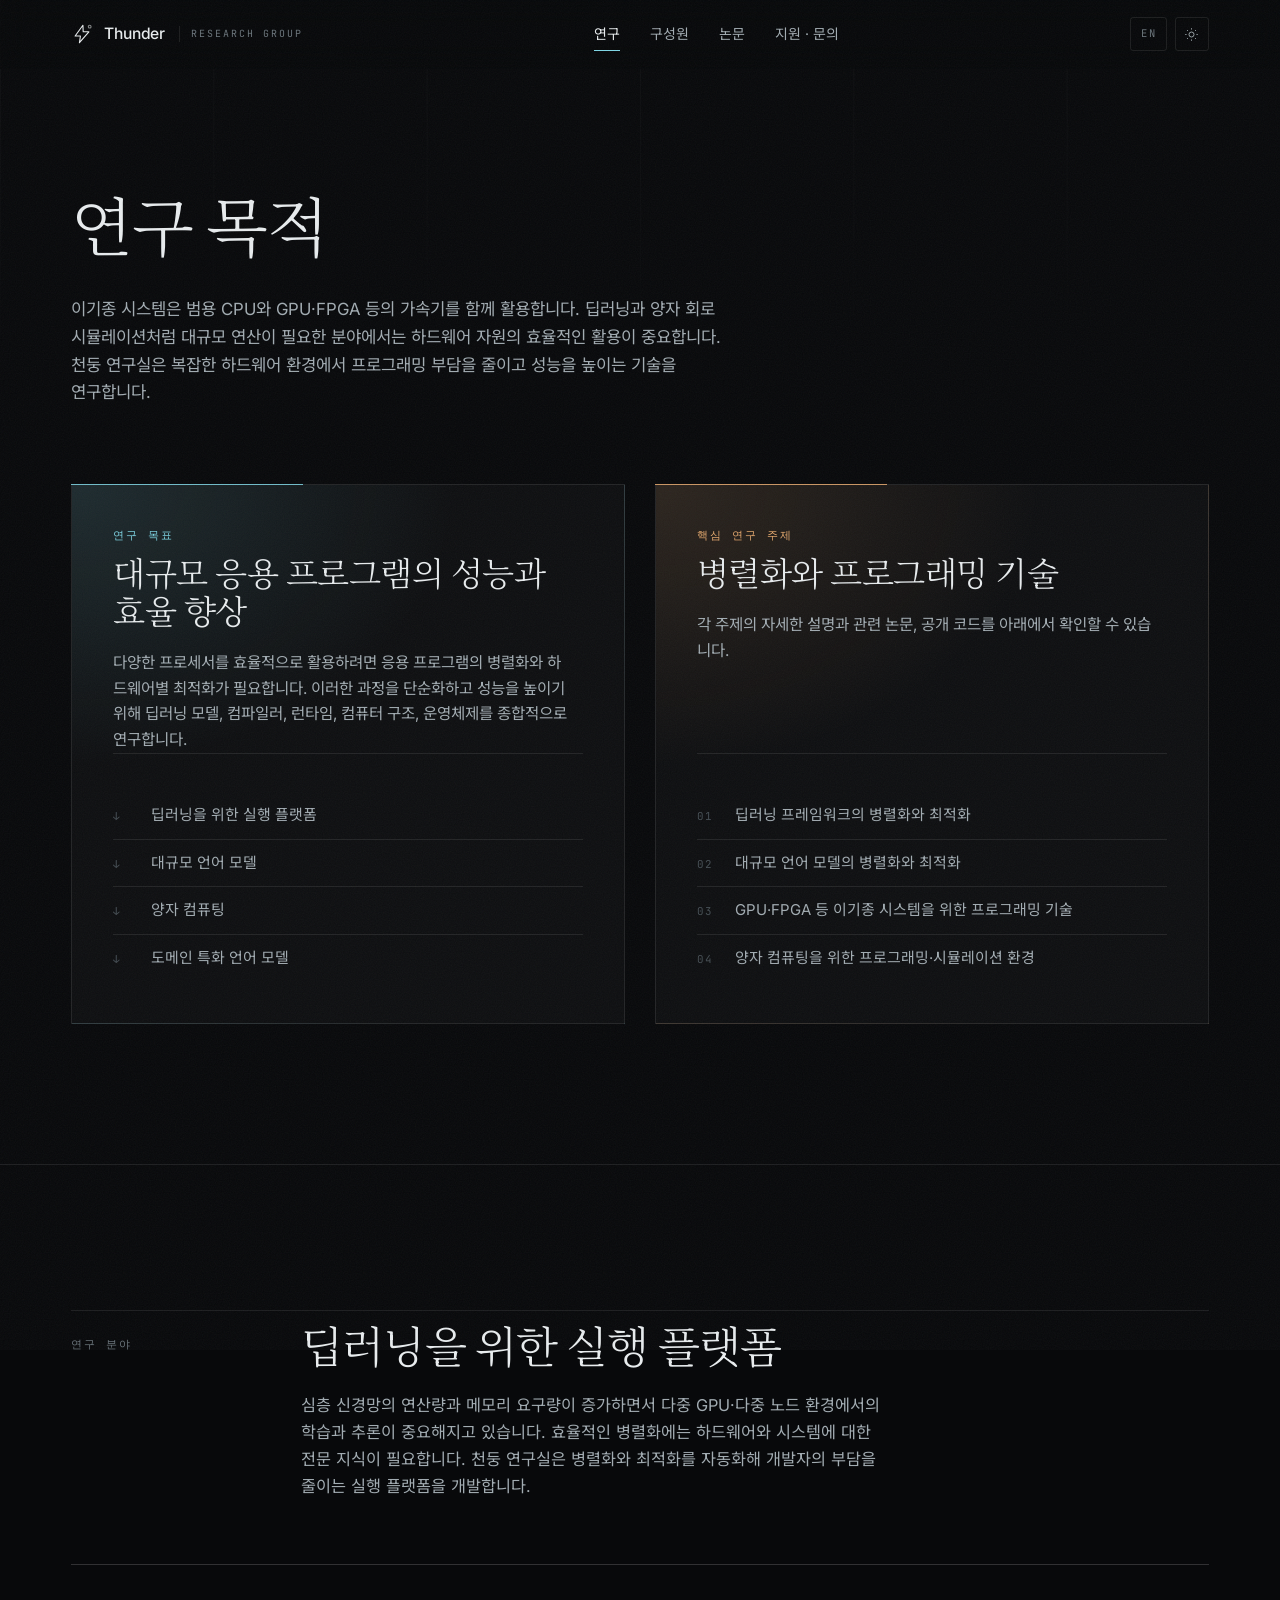
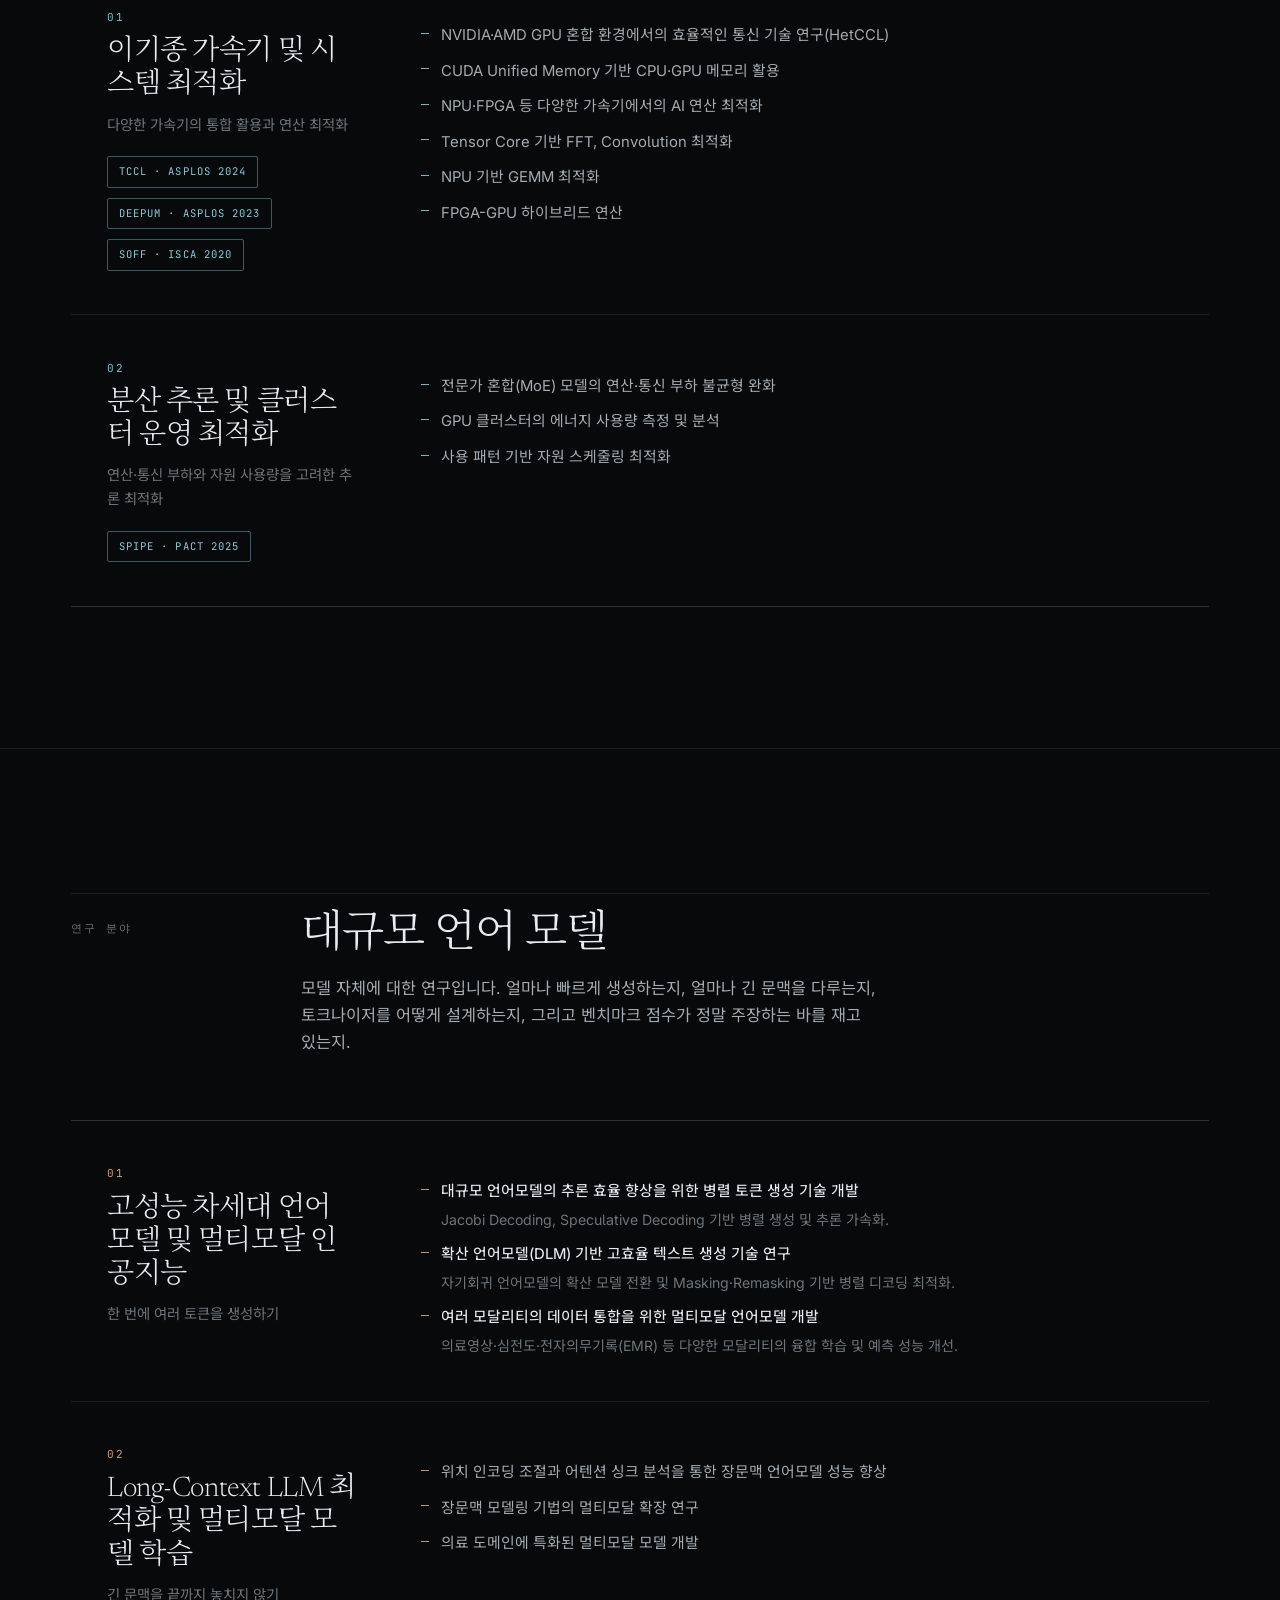
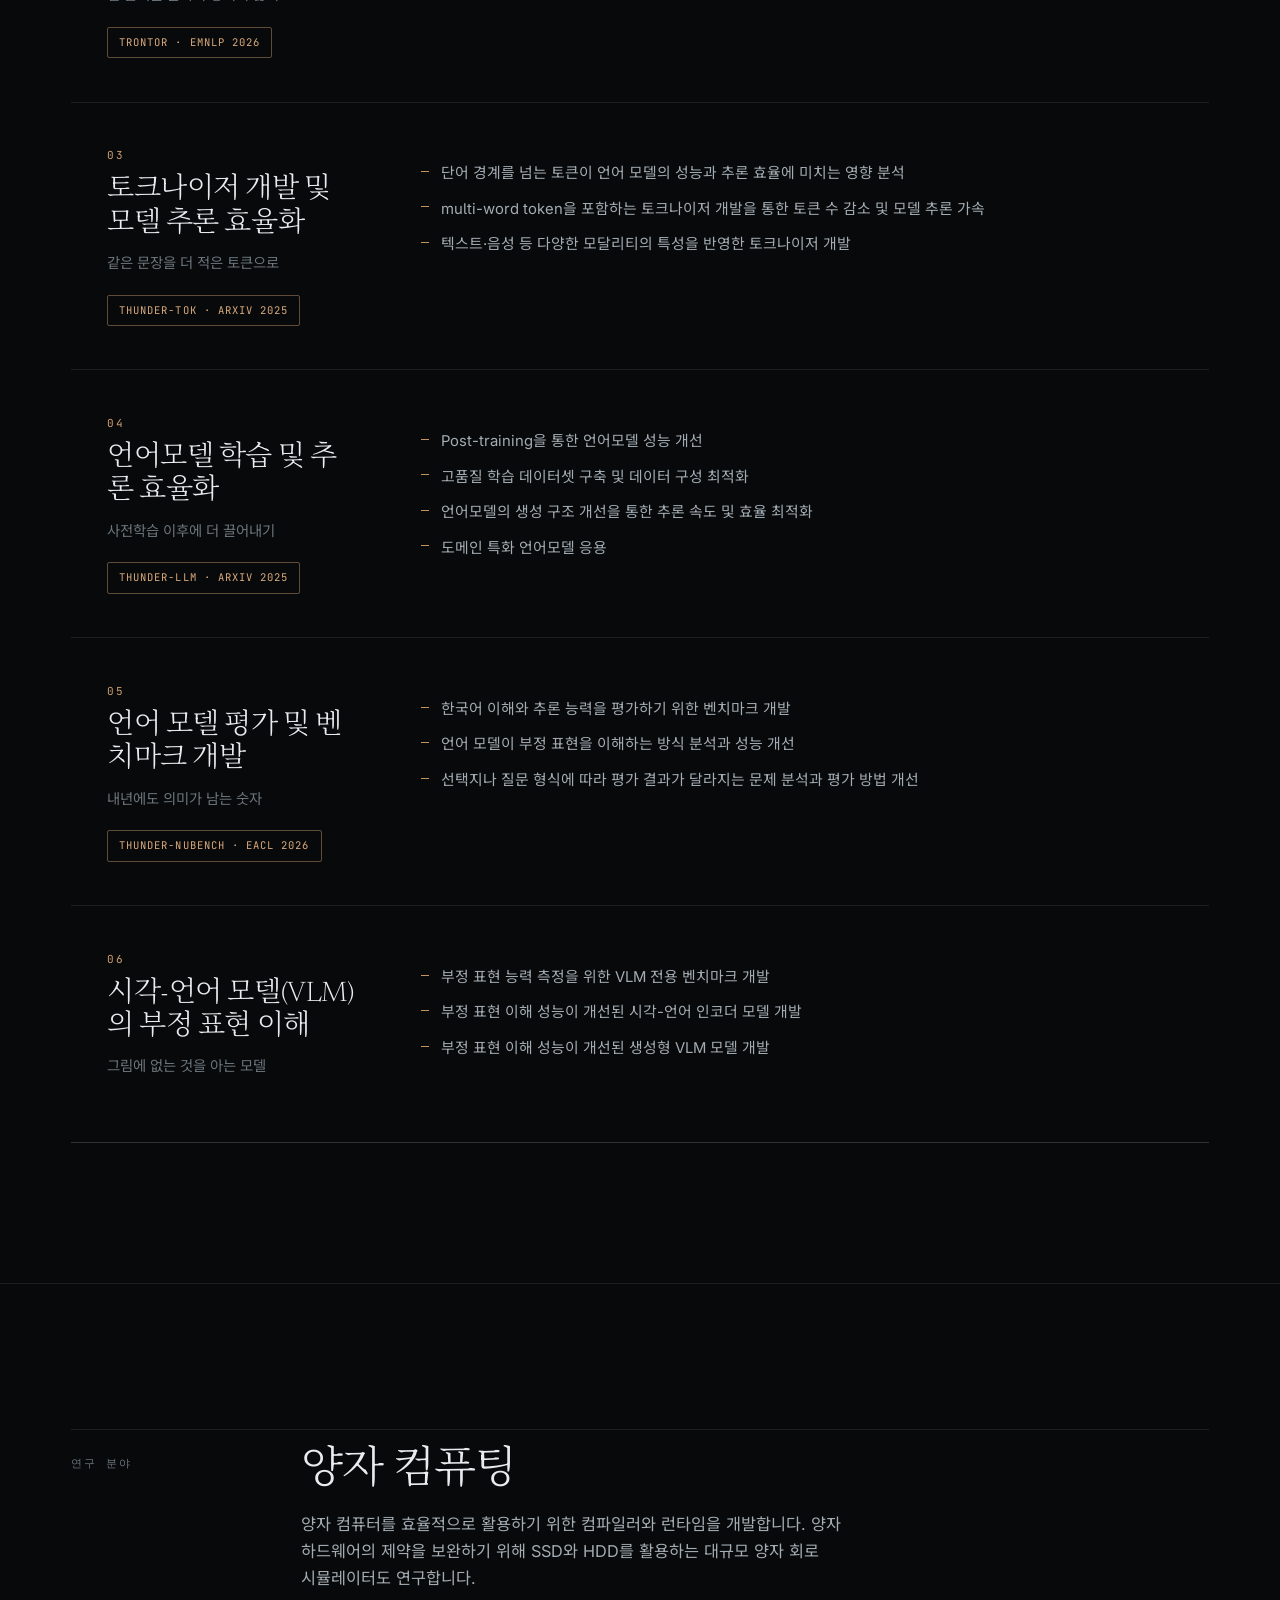
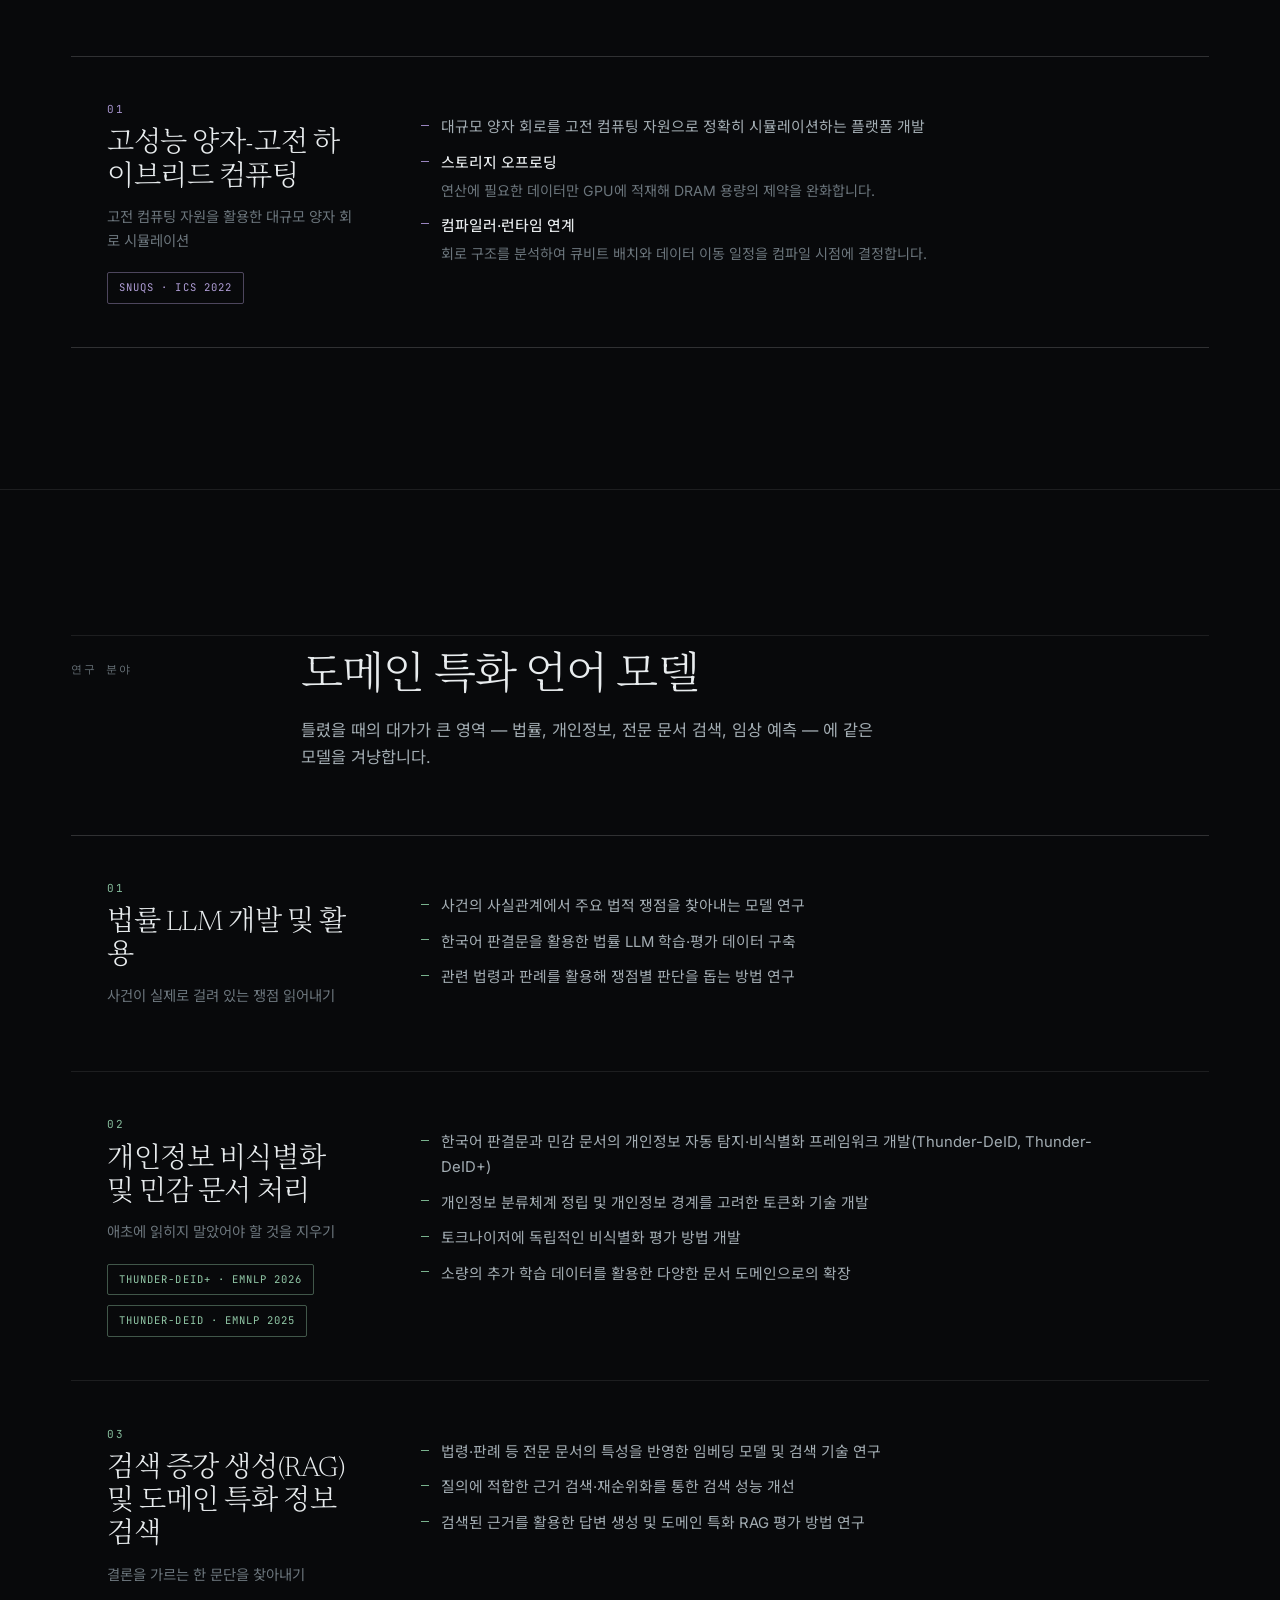
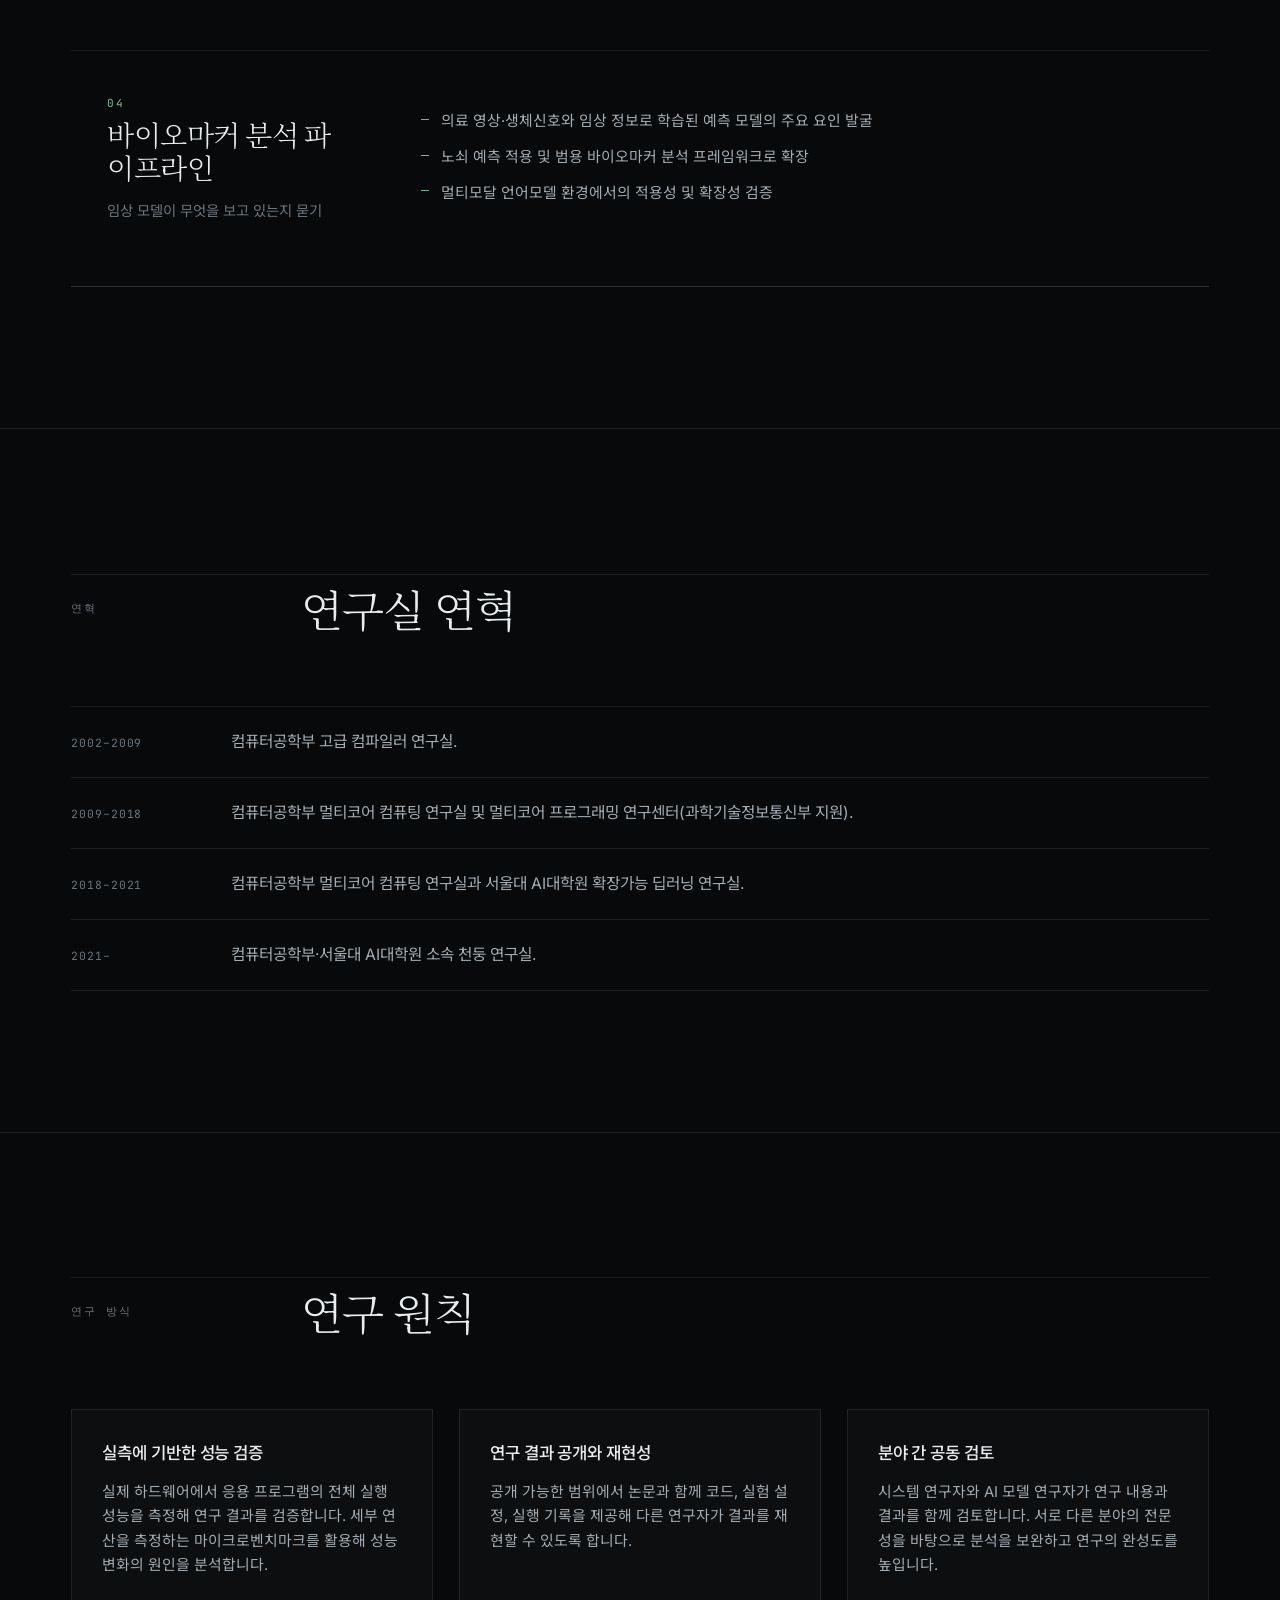
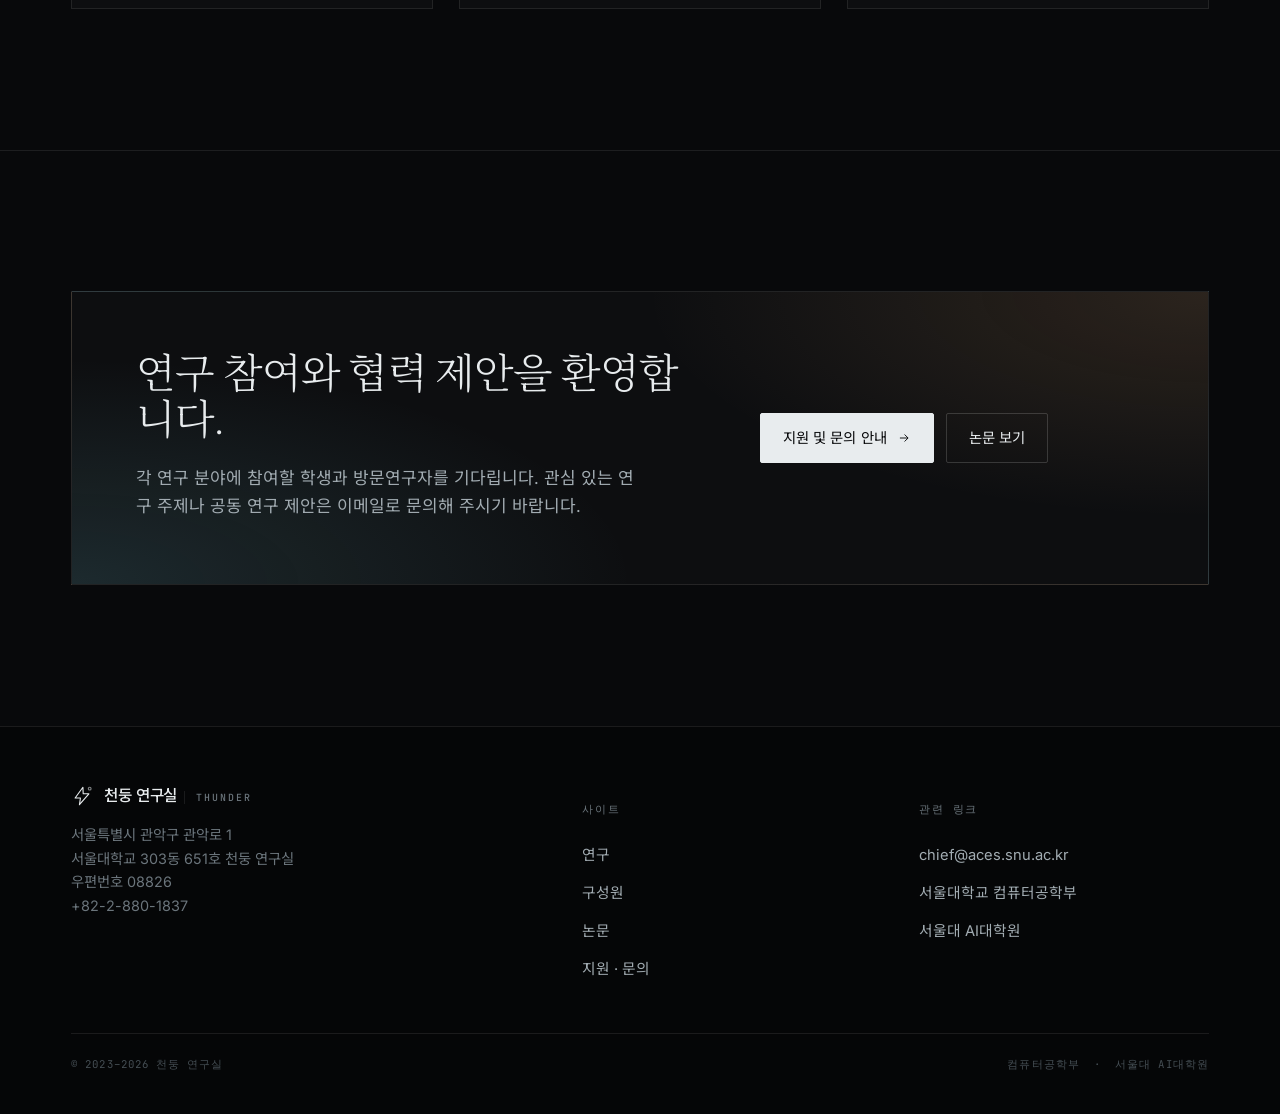
<file: ko/research.html>
<!DOCTYPE html>
<html lang="ko" data-theme="dark">
<head>
<meta charset="utf-8">
<meta name="viewport" content="width=device-width, initial-scale=1">
<title>연구 &#8212; 천둥 연구실</title>
<meta name="description" content="딥러닝을 위한 실행 플랫폼, 대규모 언어 모델, 양자 컴퓨팅, 언더디스플레이 카메라 영상 복원.">
<link rel="preconnect" href="https://fonts.googleapis.com">
<link rel="preconnect" href="https://fonts.gstatic.com" crossorigin>
<link href="https://fonts.googleapis.com/css2?family=Inter:wght@400;450;500&family=JetBrains+Mono:wght@400&family=Newsreader:ital,opsz,wght@0,6..72,300;0,6..72,400;1,6..72,300&family=Noto+Sans+KR:wght@400;500&family=Noto+Serif+KR:wght@300;400&display=swap" rel="stylesheet">
<link rel="stylesheet" href="../assets/css/style.css">
<link rel="icon" href="data:image/svg+xml,%3Csvg xmlns='http://www.w3.org/2000/svg' viewBox='0 0 24 24'%3E%3Cpath d='M13 2 4 14h6l-1 8 9-12h-6z' fill='%237fd7e6'/%3E%3C/svg%3E">
<script>/* apply the saved theme before first paint, otherwise every page load
   flashes the default dark and fades to light */
try{var t=localStorage.getItem('trg-theme');if(t)document.documentElement.setAttribute('data-theme',t)}catch(e){}</script>
</head>
<body>
<!-- ================= Header ================= -->
<header class="header">
  <div class="wrap header-in">
    <a class="brand" href="index.html" aria-label="천둥 연구실 — 홈">
      <svg class="mark" viewBox="0 0 24 24" fill="none" aria-hidden="true">
        <path d="M13 2.5 4.5 14.2h5.8L9.2 21.5 19.5 9.6h-6.2z" stroke="currentColor" stroke-width="1.1" stroke-linejoin="round"/>
        <circle cx="20.4" cy="4" r="1.5" fill="none" stroke="currentColor" stroke-width="1.1" opacity=".55"/>
      </svg>
      <b>Thunder</b>
      <span>Research Group</span>
    </a>

    <nav class="nav" id="nav">
      <a href="research.html" aria-current="page">연구</a>
      <a href="people.html">구성원</a>
      <a href="publications.html">논문</a>
      <a href="join.html">지원 · 문의</a>
    </nav>

    <div class="hdr-tools">
      <a class="lang-btn" href="../research.html" hreflang="en" lang="en">EN</a>
      <button class="icon-btn" data-theme-toggle aria-label="색상 테마 전환">
        <svg class="icon-sun" viewBox="0 0 24 24" fill="none" stroke="currentColor" stroke-width="1.5" aria-hidden="true"><circle cx="12" cy="12" r="4"/><path d="M12 2v2M12 20v2M4.9 4.9l1.4 1.4M17.7 17.7l1.4 1.4M2 12h2M20 12h2M4.9 19.1l1.4-1.4M17.7 6.3l1.4-1.4"/></svg>
        <svg class="icon-moon" viewBox="0 0 24 24" fill="none" stroke="currentColor" stroke-width="1.5" aria-hidden="true"><path d="M20 14.5A8.5 8.5 0 0 1 9.5 4a8.5 8.5 0 1 0 10.5 10.5z"/></svg>
      </button>
      <button class="icon-btn menu-btn" data-menu aria-expanded="false" aria-controls="nav" aria-label="메뉴">
        <svg viewBox="0 0 24 24" fill="none" stroke="currentColor" stroke-width="1.5" aria-hidden="true"><path d="M4 7h16M4 12h16M4 17h16"/></svg>
      </button>
    </div>
  </div>
</header>

<main>

<section class="page-head">
  <div class="hero-grid" aria-hidden="true" style="opacity:.35"></div>
  <div class="wrap" style="position:relative;z-index:1">
    <h1>연구 목적</h1>
    <p class="lede">
      이기종 시스템은 범용 CPU와 GPU·FPGA 등의 가속기를 함께 활용합니다.
      딥러닝과 양자 회로 시뮬레이션처럼 대규모 연산이 필요한 분야에서는 하드웨어 자원의 효율적인 활용이 중요합니다.
      천둥 연구실은 복잡한 하드웨어 환경에서 프로그래밍 부담을 줄이고 성능을 높이는 기술을 연구합니다.
    </p>
  </div>
</section>

<section class="section" style="padding-top:0">
  <div class="wrap">
    <div class="divisions">
      <article class="division cs" data-reveal>
        <div class="division-idx">연구 목표</div>
        <h3>대규모 응용 프로그램의 성능과 효율 향상</h3>
        <p class="desc">다양한 프로세서를 효율적으로 활용하려면 응용 프로그램의 병렬화와 하드웨어별 최적화가 필요합니다.
        이러한 과정을 단순화하고 성능을 높이기 위해 딥러닝 모델, 컴파일러, 런타임,
        컴퓨터 구조, 운영체제를 종합적으로 연구합니다.</p>
        <ul>
          <li><i>&#8595;</i><span><a href="#areas">딥러닝을 위한 실행 플랫폼</a></span></li>
          <li><i>&#8595;</i><span><a href="#llm">대규모 언어 모델</a></span></li>
          <li><i>&#8595;</i><span><a href="#quantum">양자 컴퓨팅</a></span></li>
          <li><i>&#8595;</i><span><a href="#applied">도메인 특화 언어 모델</a></span></li>
        </ul>
      </article>
      <article class="division ds" data-reveal style="--d:110ms">
        <div class="division-idx">핵심 연구 주제</div>
        <h3>병렬화와 프로그래밍 기술</h3>
        <p class="desc">각 주제의 자세한 설명과 관련 논문, 공개 코드를 아래에서 확인할 수 있습니다.</p>
        <ul>
          <li><i>01</i><span>딥러닝 프레임워크의 병렬화와 최적화</span></li>
          <li><i>02</i><span>대규모 언어 모델의 병렬화와 최적화</span></li>
          <li><i>03</i><span>GPU·FPGA 등 이기종 시스템을 위한 프로그래밍 기술</span></li>
          <li><i>04</i><span>양자 컴퓨팅을 위한 프로그래밍·시뮬레이션 환경</span></li>
        </ul>
      </article>
    </div>
  </div>
</section>

<section class="section" id="areas">
  <div class="wrap">
    <div class="sec-head" data-reveal>
      <div class="rule" aria-hidden="true"></div>
      <div class="eyebrow">연구 분야</div>
      <div>
        <h2 class="sec-title">딥러닝을 위한 실행 플랫폼</h2>
        <p class="sec-lede" style="margin-top:14px">
          심층 신경망의 연산량과 메모리 요구량이 증가하면서 다중 GPU·다중 노드 환경에서의 학습과 추론이 중요해지고 있습니다. 효율적인 병렬화에는 하드웨어와 시스템에 대한 전문 지식이 필요합니다. 천둥 연구실은 병렬화와 최적화를 자동화해 개발자의 부담을 줄이는 실행 플랫폼을 개발합니다.
        </p>
      </div>
    </div>

    <div class="projects">
      <article class="project" id="heterogeneous" data-area="systems" data-reveal>
        <div class="project-side">
          <div class="project-idx">01</div>
          <h3>이기종 가속기 및 시스템 최적화</h3>
          <p class="project-role">다양한 가속기의 통합 활용과 연산 최적화</p>
          <div class="project-links"><a href="publications.html#pub-tccl" class="is-paper">TCCL &#183; ASPLOS 2024</a><a href="publications.html#pub-deepum" class="is-paper">DeepUM &#183; ASPLOS 2023</a><a href="publications.html#pub-soff" class="is-paper">SOFF &#183; ISCA 2020</a></div>
        </div>
        <div>
          <div class="project-body">
            <ul>
            <li>NVIDIA&#183;AMD GPU 혼합 환경에서의 효율적인 통신 기술 연구(HetCCL)</li>
            <li>CUDA Unified Memory 기반 CPU&#183;GPU 메모리 활용</li>
            <li>NPU&#183;FPGA 등 다양한 가속기에서의 AI 연산 최적화</li>
            <li>Tensor Core 기반 FFT, Convolution 최적화</li>
            <li>NPU 기반 GEMM 최적화</li>
            <li>FPGA-GPU 하이브리드 연산</li>
            </ul>
          </div>
        </div>
      </article>

      <article class="project" id="distributed-inference" data-area="systems" data-reveal>
        <div class="project-side">
          <div class="project-idx">02</div>
          <h3>분산 추론 및 클러스터 운영 최적화</h3>
          <p class="project-role">연산·통신 부하와 자원 사용량을 고려한 추론 최적화</p>
          <div class="project-links"><a href="publications.html#pub-spipe" class="is-paper">SPipe &#183; PACT 2025</a></div>
        </div>
        <div>
          <div class="project-body">
            <ul>
            <li>전문가 혼합(MoE) 모델의 연산&#183;통신 부하 불균형 완화</li>
            <li>GPU 클러스터의 에너지 사용량 측정 및 분석</li>
            <li>사용 패턴 기반 자원 스케줄링 최적화</li>
            </ul>
          </div>
        </div>
      </article>

    </div>
  </div>
</section>

<section class="section" id="llm">
  <div class="wrap">
    <div class="sec-head" data-reveal>
      <div class="rule" aria-hidden="true"></div>
      <div class="eyebrow">연구 분야</div>
      <div>
        <h2 class="sec-title">대규모 언어 모델</h2>
        <p class="sec-lede" style="margin-top:14px">
          모델 자체에 대한 연구입니다. 얼마나 빠르게 생성하는지, 얼마나 긴 문맥을 다루는지, 토크나이저를 어떻게 설계하는지, 그리고 벤치마크 점수가 정말 주장하는 바를 재고 있는지.
        </p>
      </div>
    </div>

    <div class="projects">
      <article class="project" id="llm-decoding" data-area="lm" data-reveal>
        <div class="project-side">
          <div class="project-idx">01</div>
          <h3>고성능 차세대 언어모델 및 멀티모달 인공지능</h3>
          <p class="project-role">한 번에 여러 토큰을 생성하기</p>
          <div class="project-links"></div>
        </div>
        <div>
          <div class="project-body">
            <ul>
            <li><b>대규모 언어모델의 추론 효율 향상을 위한 병렬 토큰 생성 기술 개발</b><span class="sub">Jacobi Decoding, Speculative Decoding 기반 병렬 생성 및 추론 가속화.</span></li>
            <li><b>확산 언어모델(DLM) 기반 고효율 텍스트 생성 기술 연구</b><span class="sub">자기회귀 언어모델의 확산 모델 전환 및 Masking·Remasking 기반 병렬 디코딩 최적화.</span></li>
            <li><b>여러 모달리티의 데이터 통합을 위한 멀티모달 언어모델 개발</b><span class="sub">의료영상·심전도·전자의무기록(EMR) 등 다양한 모달리티의 융합 학습 및 예측 성능 개선.</span></li>
            </ul>
          </div>
        </div>
      </article>

      <article class="project" id="llm-longcontext" data-area="lm" data-reveal>
        <div class="project-side">
          <div class="project-idx">02</div>
          <h3>Long-Context LLM 최적화 및 멀티모달 모델 학습</h3>
          <p class="project-role">긴 문맥을 끝까지 놓치지 않기</p>
          <div class="project-links"><a href="publications.html#pub-trontor" class="is-paper">TRONTOR &#183; EMNLP 2026</a></div>
        </div>
        <div>
          <div class="project-body">
            <ul>
            <li>위치 인코딩 조절과 어텐션 싱크 분석을 통한 장문맥 언어모델 성능 향상</li>
            <li>장문맥 모델링 기법의 멀티모달 확장 연구</li>
            <li>의료 도메인에 특화된 멀티모달 모델 개발</li>
            </ul>
          </div>
        </div>
      </article>

      <article class="project" id="llm-tokenizer" data-area="lm" data-reveal>
        <div class="project-side">
          <div class="project-idx">03</div>
          <h3>토크나이저 개발 및 모델 추론 효율화</h3>
          <p class="project-role">같은 문장을 더 적은 토큰으로</p>
          <div class="project-links"><a href="publications.html#pub-thundertok" class="is-paper">Thunder-Tok &#183; arXiv 2025</a></div>
        </div>
        <div>
          <div class="project-body">
            <ul>
            <li>단어 경계를 넘는 토큰이 언어 모델의 성능과 추론 효율에 미치는 영향 분석</li>
            <li>multi-word token을 포함하는 토크나이저 개발을 통한 토큰 수 감소 및 모델 추론 가속</li>
            <li>텍스트·음성 등 다양한 모달리티의 특성을 반영한 토크나이저 개발</li>
            </ul>
          </div>
        </div>
      </article>

      <article class="project" id="llm-training" data-area="lm" data-reveal>
        <div class="project-side">
          <div class="project-idx">04</div>
          <h3>언어모델 학습 및 추론 효율화</h3>
          <p class="project-role">사전학습 이후에 더 끌어내기</p>
          <div class="project-links"><a href="publications.html#pub-thunderllm" class="is-paper">Thunder-LLM &#183; arXiv 2025</a></div>
        </div>
        <div>
          <div class="project-body">
            <ul>
            <li>Post-training을 통한 언어모델 성능 개선</li>
            <li>고품질 학습 데이터셋 구축 및 데이터 구성 최적화</li>
            <li>언어모델의 생성 구조 개선을 통한 추론 속도 및 효율 최적화</li>
            <li>도메인 특화 언어모델 응용</li>
            </ul>
          </div>
        </div>
      </article>

      <article class="project" id="llm-eval" data-area="lm" data-reveal>
        <div class="project-side">
          <div class="project-idx">05</div>
          <h3>언어 모델 평가 및 벤치마크 개발</h3>
          <p class="project-role">내년에도 의미가 남는 숫자</p>
          <div class="project-links"><a href="publications.html#pub-nubench" class="is-paper">Thunder-NUBench &#183; EACL 2026</a></div>
        </div>
        <div>
          <div class="project-body">
            <ul>
            <li>한국어 이해와 추론 능력을 평가하기 위한 벤치마크 개발</li>
            <li>언어 모델이 부정 표현을 이해하는 방식 분석과 성능 개선</li>
            <li>선택지나 질문 형식에 따라 평가 결과가 달라지는 문제 분석과 평가 방법 개선</li>
            </ul>
          </div>
        </div>
      </article>

      <article class="project" id="vlm-negation" data-area="lm" data-reveal>
        <div class="project-side">
          <div class="project-idx">06</div>
          <h3>시각-언어 모델(VLM)의 부정 표현 이해</h3>
          <p class="project-role">그림에 없는 것을 아는 모델</p>
          <div class="project-links"></div>
        </div>
        <div>
          <div class="project-body">
            <ul>
            <li>부정 표현 능력 측정을 위한 VLM 전용 벤치마크 개발</li>
            <li>부정 표현 이해 성능이 개선된 시각-언어 인코더 모델 개발</li>
            <li>부정 표현 이해 성능이 개선된 생성형 VLM 모델 개발</li>
            </ul>
          </div>
        </div>
      </article>

    </div>
  </div>
</section>

<section class="section" id="quantum">
  <div class="wrap">
    <div class="sec-head" data-reveal>
      <div class="rule" aria-hidden="true"></div>
      <div class="eyebrow">연구 분야</div>
      <div>
        <h2 class="sec-title">양자 컴퓨팅</h2>
        <p class="sec-lede" style="margin-top:14px">
          양자 컴퓨터를 효율적으로 활용하기 위한 컴파일러와 런타임을 개발합니다. 양자 하드웨어의 제약을 보완하기 위해 SSD와 HDD를 활용하는 대규모 양자 회로 시뮬레이터도 연구합니다.
        </p>
      </div>
    </div>

    <div class="projects">
      <article class="project" id="quantum-hybrid" data-area="quantum" data-reveal>
        <div class="project-side">
          <div class="project-idx">01</div>
          <h3>고성능 양자-고전 하이브리드 컴퓨팅</h3>
          <p class="project-role">고전 컴퓨팅 자원을 활용한 대규모 양자 회로 시뮬레이션</p>
          <div class="project-links"><a href="publications.html#pub-snuqs" class="is-paper">SnuQS &#183; ICS 2022</a></div>
        </div>
        <div>
          <div class="project-body">
            <ul>
            <li>대규모 양자 회로를 고전 컴퓨팅 자원으로 정확히 시뮬레이션하는 플랫폼 개발</li>
            <li><b>스토리지 오프로딩</b><span class="sub">연산에 필요한 데이터만 GPU에 적재해 DRAM 용량의 제약을 완화합니다.</span></li>
            <li><b>컴파일러&#183;런타임 연계</b><span class="sub">회로 구조를 분석하여 큐비트 배치와 데이터 이동 일정을 컴파일 시점에 결정합니다.</span></li>
            </ul>
          </div>
        </div>
      </article>

    </div>
  </div>
</section>

<section class="section" id="applied">
  <div class="wrap">
    <div class="sec-head" data-reveal>
      <div class="rule" aria-hidden="true"></div>
      <div class="eyebrow">연구 분야</div>
      <div>
        <h2 class="sec-title">도메인 특화 언어 모델</h2>
        <p class="sec-lede" style="margin-top:14px">
          틀렸을 때의 대가가 큰 영역 &#8212; 법률, 개인정보, 전문 문서 검색, 임상 예측 &#8212; 에 같은 모델을 겨냥합니다.
        </p>
      </div>
    </div>

    <div class="projects">
      <article class="project" id="legal-llm" data-area="vision" data-reveal>
        <div class="project-side">
          <div class="project-idx">01</div>
          <h3>법률 LLM 개발 및 활용</h3>
          <p class="project-role">사건이 실제로 걸려 있는 쟁점 읽어내기</p>
          <div class="project-links"></div>
        </div>
        <div>
          <div class="project-body">
            <ul>
            <li>사건의 사실관계에서 주요 법적 쟁점을 찾아내는 모델 연구</li>
            <li>한국어 판결문을 활용한 법률 LLM 학습·평가 데이터 구축</li>
            <li>관련 법령과 판례를 활용해 쟁점별 판단을 돕는 방법 연구</li>
            </ul>
          </div>
        </div>
      </article>

      <article class="project" id="deid" data-area="vision" data-reveal>
        <div class="project-side">
          <div class="project-idx">02</div>
          <h3>개인정보 비식별화 및 민감 문서 처리</h3>
          <p class="project-role">애초에 읽히지 말았어야 할 것을 지우기</p>
          <div class="project-links"><a href="publications.html#pub-deidplus" class="is-paper">Thunder-DeID+ &#183; EMNLP 2026</a><a href="publications.html#pub-deid" class="is-paper">Thunder-DeID &#183; EMNLP 2025</a></div>
        </div>
        <div>
          <div class="project-body">
            <ul>
            <li>한국어 판결문과 민감 문서의 개인정보 자동 탐지·비식별화 프레임워크 개발(Thunder-DeID, Thunder-DeID+)</li>
            <li>개인정보 분류체계 정립 및 개인정보 경계를 고려한 토큰화 기술 개발</li>
            <li>토크나이저에 독립적인 비식별화 평가 방법 개발</li>
            <li>소량의 추가 학습 데이터를 활용한 다양한 문서 도메인으로의 확장</li>
            </ul>
          </div>
        </div>
      </article>

      <article class="project" id="rag" data-area="vision" data-reveal>
        <div class="project-side">
          <div class="project-idx">03</div>
          <h3>검색 증강 생성(RAG) 및 도메인 특화 정보 검색</h3>
          <p class="project-role">결론을 가르는 한 문단을 찾아내기</p>
          <div class="project-links"></div>
        </div>
        <div>
          <div class="project-body">
            <ul>
            <li>법령·판례 등 전문 문서의 특성을 반영한 임베딩 모델 및 검색 기술 연구</li>
            <li>질의에 적합한 근거 검색·재순위화를 통한 검색 성능 개선</li>
            <li>검색된 근거를 활용한 답변 생성 및 도메인 특화 RAG 평가 방법 연구</li>
            </ul>
          </div>
        </div>
      </article>

      <article class="project" id="biomarker" data-area="vision" data-reveal>
        <div class="project-side">
          <div class="project-idx">04</div>
          <h3>바이오마커 분석 파이프라인</h3>
          <p class="project-role">임상 모델이 무엇을 보고 있는지 묻기</p>
          <div class="project-links"></div>
        </div>
        <div>
          <div class="project-body">
            <ul>
            <li>의료 영상·생체신호와 임상 정보로 학습된 예측 모델의 주요 요인 발굴</li>
            <li>노쇠 예측 적용 및 범용 바이오마커 분석 프레임워크로 확장</li>
            <li>멀티모달 언어모델 환경에서의 적용성 및 확장성 검증</li>
            </ul>
          </div>
        </div>
      </article>

    </div>
  </div>
</section>

<section class="section" id="history">
  <div class="wrap">
    <div class="sec-head" data-reveal>
      <div class="rule" aria-hidden="true"></div>
      <div class="eyebrow">연혁</div>
      <div><h2 class="sec-title">연구실 연혁</h2></div>
    </div>
    <div class="news">
      <div class="news-item" data-reveal><time>2002&#8211;2009</time><p>컴퓨터공학부 고급 컴파일러 연구실.</p></div>
      <div class="news-item" data-reveal><time>2009&#8211;2018</time><p>컴퓨터공학부 멀티코어 컴퓨팅 연구실 및 멀티코어 프로그래밍 연구센터(과학기술정보통신부 지원).</p></div>
      <div class="news-item" data-reveal><time>2018&#8211;2021</time><p>컴퓨터공학부 멀티코어 컴퓨팅 연구실과 서울대 AI대학원 확장가능 딥러닝 연구실.</p></div>
      <div class="news-item" data-reveal><time>2021&#8211;</time><p>컴퓨터공학부·서울대 AI대학원 소속 천둥 연구실.</p></div>
    </div>
  </div>
</section>

<section class="section">
  <div class="wrap">
    <div class="sec-head" data-reveal>
      <div class="rule" aria-hidden="true"></div>
      <div class="eyebrow">연구 방식</div>
      <div><h2 class="sec-title">연구 원칙</h2></div>
    </div>
    <div class="cards c3">
      <div class="card" data-reveal>
        <h4>실측에 기반한 성능 검증</h4>
        <p>실제 하드웨어에서 응용 프로그램의 전체 실행 성능을 측정해 연구 결과를 검증합니다. 세부 연산을 측정하는 마이크로벤치마크를 활용해 성능 변화의 원인을 분석합니다.</p>
      </div>
      <div class="card" data-reveal>
        <h4>연구 결과 공개와 재현성</h4>
        <p>공개 가능한 범위에서 논문과 함께 코드, 실험 설정, 실행 기록을 제공해 다른 연구자가 결과를 재현할 수 있도록 합니다.</p>
      </div>
      <div class="card" data-reveal>
        <h4>분야 간 공동 검토</h4>
        <p>시스템 연구자와 AI 모델 연구자가 연구 내용과 결과를 함께 검토합니다. 서로 다른 분야의 전문성을 바탕으로 분석을 보완하고 연구의 완성도를 높입니다.</p>
      </div>
    </div>
  </div>
</section>

<section class="section">
  <div class="wrap">
    <div class="cta" data-reveal>
      <div>
        <h2>연구 참여와 협력 제안을 환영합니다.</h2>
        <p>각 연구 분야에 참여할 학생과 방문연구자를 기다립니다. 관심 있는 연구 주제나 공동 연구 제안은 이메일로 문의해 주시기 바랍니다.</p>
      </div>
      <div style="display:flex;flex-wrap:wrap;gap:12px">
        <a class="btn btn-primary" href="join.html">지원 및 문의 안내
          <svg viewBox="0 0 24 24" fill="none" stroke="currentColor" stroke-width="1.6" aria-hidden="true"><path d="M5 12h14M13 6l6 6-6 6"/></svg></a>
        <a class="btn btn-ghost" href="publications.html">논문 보기</a>
      </div>
    </div>
  </div>
</section>

</main>

<!-- ================= Footer ================= -->
<footer class="footer">
  <div class="wrap">
    <div class="footer-grid">
      <div>
        <a class="brand" href="index.html">
          <svg class="mark" viewBox="0 0 24 24" fill="none" aria-hidden="true">
            <path d="M13 2.5 4.5 14.2h5.8L9.2 21.5 19.5 9.6h-6.2z" stroke="currentColor" stroke-width="1.1" stroke-linejoin="round"/>
            <circle cx="20.4" cy="4" r="1.5" fill="none" stroke="currentColor" stroke-width="1.1" opacity=".55"/>
          </svg>
          <b>천둥 연구실 <span lang="en">THUNDER</span></b>
        </a>
        <p class="addr">
          서울특별시 관악구 관악로 1<br>
          서울대학교 303동 651호 천둥 연구실<br>
          우편번호 08826<br>
          +82-2-880-1837
        </p>
      </div>
      <div>
        <h5>사이트</h5>
        <ul>
          <li><a href="research.html">연구</a></li>
          <li><a href="people.html">구성원</a></li>
          <li><a href="publications.html">논문</a></li>
          <li><a href="join.html">지원 · 문의</a></li>
        </ul>
      </div>
      <div>
        <h5>관련 링크</h5>
        <ul>
          <li><a href="mailto:chief@aces.snu.ac.kr">chief@aces.snu.ac.kr</a></li>
          <li><a href="https://cse.snu.ac.kr/" rel="noopener">서울대학교 컴퓨터공학부</a></li>
          <li><a href="https://gsds.snu.ac.kr/" rel="noopener">서울대 AI대학원</a></li>
        </ul>
      </div>
    </div>
    <div class="footer-base">
      <span>&copy; 2023&#8211;<span data-year>2026</span> 천둥 연구실</span>
      <span>컴퓨터공학부 &nbsp;·&nbsp; 서울대 AI대학원</span>
    </div>
  </div>
</footer>

<script src="../assets/js/main.js"></script>
</body>
</html>
</file>
<file: assets/css/style.css>
/* ============================================================
   Thunder Research Group — design system
   Dark-first, dual-accent (CS: ice / DS: ember), editorial grid
   ============================================================ */

/* ---------- Tokens ---------- */
:root {
  /* surface */
  --bg:        #08090b;
  --bg-elev:   #0c0e11;
  --bg-sunken: #050607;
  --panel:     rgba(255,255,255,.022);
  --panel-2:   rgba(255,255,255,.045);
  --line:      rgba(255,255,255,.085);
  --line-2:    rgba(255,255,255,.16);

  /* ink */
  --ink:    #e8ecee;
  --ink-2:  #a2acb2;
  --ink-3:  #6b757c;
  --ink-4:  #454e54;

  /* division accents */
  --cs:      #7fd7e6;   /* computer science — execution platforms, quantum */
  --cs-dim:  rgba(127,215,230,.14);
  --ds:      #e8ab6f;   /* data science — language, multimodal */
  --ds-dim:  rgba(232,171,111,.14);
  --accent:  var(--cs);

  /* research-area accents */
  --area-systems:   #7fd7e6;   /* execution platforms */
  --area-lm:        #e8ab6f;   /* language models */
  --area-quantum:   #b39ae0;   /* quantum computing */
  --area-vision:    #8ed0a6;   /* under-display camera */
  --area-compilers: #93b4e0;   /* compilers & architecture */

  /* type */
  --serif: "Newsreader", "Iowan Old Style", "Palatino Linotype", Georgia, "Noto Serif KR", "Nanum Myeongjo", serif;
  --sans:  "Inter", -apple-system, BlinkMacSystemFont, "Segoe UI", "Pretendard", "Apple SD Gothic Neo", "Noto Sans KR", "Malgun Gothic", Helvetica, Arial, sans-serif;
  --mono:  "JetBrains Mono", ui-monospace, SFMono-Regular, "SF Mono", Menlo, monospace;

  /* metrics */
  --page:  1240px;
  --gut:   clamp(20px, 4vw, 56px);
  --rule:  1px;
  --ease:  cubic-bezier(.22,.61,.36,1);
  --grain-opacity: .05;
}

[data-theme="light"] {
  --bg:        #f5f4f1;
  --bg-elev:   #fbfaf8;
  --bg-sunken: #ecebe6;
  --panel:     rgba(20,24,28,.025);
  --panel-2:   rgba(20,24,28,.05);
  --line:      rgba(20,24,28,.13);
  --line-2:    rgba(20,24,28,.28);

  --ink:    #15191c;
  --ink-2:  #4d565c;
  --ink-3:  #78828a;
  --ink-4:  #a8b1b7;

  --cs:      #0e7f93;
  --cs-dim:  rgba(14,127,147,.1);
  --ds:      #a2622a;
  --ds-dim:  rgba(162,98,42,.1);

  --area-systems:   #0e7f93;
  --area-lm:        #a2622a;
  --area-quantum:   #6b4fa8;
  --area-vision:    #2c7a52;
  --area-compilers: #3c5f9e;
  --grain-opacity: .035;
}

/* ---------- Reset ---------- */
*, *::before, *::after { box-sizing: border-box; }
html { -webkit-text-size-adjust: 100%; scroll-behavior: smooth; }
body {
  margin: 0;
  background: var(--bg);
  color: var(--ink);
  font-family: var(--sans);
  font-size: 17px;
  line-height: 1.65;
  font-feature-settings: "kern" 1, "liga" 1, "cv05" 1;
  -webkit-font-smoothing: antialiased;
  text-rendering: optimizeLegibility;
  overflow-x: hidden;
  transition: background .5s var(--ease), color .5s var(--ease);
}
img, svg, canvas { display: block; max-width: 100%; }
a { color: inherit; text-decoration: none; }
h1,h2,h3,h4 { margin: 0; font-weight: 400; }
p { margin: 0; }
ul { margin: 0; padding: 0; list-style: none; }
button { font: inherit; color: inherit; background: none; border: 0; cursor: pointer; }
::selection { background: var(--cs); color: var(--bg); }

/* film grain — keeps the surface from looking machine-flat */
body::after {
  content: "";
  position: fixed; inset: -50%;
  pointer-events: none; z-index: 999;
  opacity: var(--grain-opacity);
  background-image: url("data:image/svg+xml,%3Csvg xmlns='http://www.w3.org/2000/svg' width='240' height='240'%3E%3Cfilter id='n'%3E%3CfeTurbulence type='fractalNoise' baseFrequency='.85' numOctaves='3'/%3E%3C/filter%3E%3Crect width='100%25' height='100%25' filter='url(%23n)'/%3E%3C/svg%3E");
}

/* ---------- Layout primitives ---------- */
.wrap { width: 100%; max-width: var(--page); margin-inline: auto; padding-inline: var(--gut); }
.section { padding-block: clamp(72px, 11vw, 148px); position: relative; }
.section + .section { border-top: var(--rule) solid var(--line); }

.eyebrow {
  font-family: var(--mono);
  font-size: .69rem;
  letter-spacing: .18em;
  text-transform: uppercase;
  color: var(--ink-3);
}

/* rule, then an optional eyebrow beside the title. Flex rather than grid so a
   head with no eyebrow simply gives the title the whole row — no :has() needed. */
.sec-head {
  display: flex; flex-wrap: wrap;
  gap: 18px;
  margin-bottom: clamp(38px, 5vw, 64px);
}
.sec-head > * { flex: 0 0 100%; min-width: 0; }
.sec-head .rule {
  height: var(--rule);
  background: var(--line);
  margin-top: 4px;
}
.sec-title {
  font-family: var(--serif);
  font-weight: 300;
  font-size: clamp(1.9rem, 3.4vw, 2.9rem);
  line-height: 1.12;
  letter-spacing: -.015em;
}
.sec-lede {
  max-width: 58ch;
  color: var(--ink-2);
  font-size: 1.02rem;
}
@media (min-width: 900px) {
  .sec-head { column-gap: 40px; align-items: flex-start; }
  .sec-head .eyebrow { flex: 0 0 190px; padding-top: .55em; }
  .sec-head .eyebrow ~ * { flex: 1 1 0; }
}

/* ---------- Header ---------- */
.header {
  position: fixed; inset: 0 0 auto 0; z-index: 100;
  backdrop-filter: blur(14px) saturate(1.2);
  -webkit-backdrop-filter: blur(14px) saturate(1.2);
  background: color-mix(in srgb, var(--bg) 72%, transparent);
  border-bottom: var(--rule) solid transparent;
  transition: border-color .35s var(--ease), background .35s var(--ease);
}
.header.is-stuck { border-bottom-color: var(--line); }
.header-in {
  height: 68px;
  display: flex; align-items: center; justify-content: space-between; gap: 24px;
}
.brand { display: flex; align-items: center; gap: 11px; letter-spacing: -.01em; }
.brand .mark { width: 22px; height: 22px; flex: none; overflow: visible; }
.brand .mark path, .brand .mark circle { vector-effect: non-scaling-stroke; }
.brand b { font-weight: 500; font-size: .98rem; }
.brand span {
  font-family: var(--mono); font-size: .62rem; letter-spacing: .2em;
  text-transform: uppercase; color: var(--ink-3);
  padding-left: 11px; margin-left: 3px; border-left: var(--rule) solid var(--line);
}
@media (max-width: 620px) { .brand span { display: none; } }

.nav { display: flex; align-items: center; gap: 4px; }
.nav a {
  position: relative;
  padding: 7px 13px;
  font-size: .875rem;
  color: var(--ink-2);
  border-radius: 3px;
  transition: color .25s var(--ease);
}
.nav a::after {
  content: ""; position: absolute; left: 13px; right: 13px; bottom: 2px;
  height: var(--rule); background: currentColor;
  transform: scaleX(0); transform-origin: left; opacity: .5;
}
.nav a:hover { color: var(--ink); }
.nav a:hover::after { transform: scaleX(1); }
.nav a[aria-current="page"] { color: var(--ink); }
.nav a[aria-current="page"]::after { transform: scaleX(1); opacity: 1; background: var(--cs); }

.hdr-tools { display: flex; align-items: center; gap: 8px; }
.lang-btn {
  display: grid; place-items: center; height: 34px; padding: 0 10px;
  font-family: var(--mono); font-size: .66rem; letter-spacing: .12em; text-transform: uppercase;
  color: var(--ink-3); border: var(--rule) solid var(--line); border-radius: 3px;
  transition: color .25s var(--ease), border-color .25s var(--ease), background .25s var(--ease);
}
.lang-btn:hover { color: var(--ink); border-color: var(--line-2); background: var(--panel); }
/* the hero title is the same English line on both sites, so it keeps the base tracking */
html[lang="ko"] .sec-title, html[lang="ko"] .page-head h1 { letter-spacing: -.02em; }
html[lang="ko"] .lede, html[lang="ko"] .sec-lede, html[lang="ko"] .hero-lede { word-break: keep-all; }
/* Korean serif faces have no true italic — synthesised oblique looks wrong, so keep it upright */
html[lang="ko"] h1.display em, html[lang="ko"] .sec-title em, html[lang="ko"] .page-head h1 em { font-style: normal; }
.icon-btn {
  width: 34px; height: 34px; display: grid; place-items: center;
  border: var(--rule) solid var(--line); border-radius: 3px;
  color: var(--ink-2);
  transition: border-color .25s var(--ease), color .25s var(--ease), background .25s var(--ease);
}
.icon-btn:hover { color: var(--ink); border-color: var(--line-2); background: var(--panel); }
.icon-btn svg { width: 15px; height: 15px; }
[data-theme="light"] .icon-sun { display: none; }
.icon-moon { display: none; }
[data-theme="light"] .icon-moon { display: block; }

.menu-btn { display: none; }
@media (max-width: 860px) {
  .menu-btn { display: grid; }
  .nav {
    position: fixed; inset: 68px 0 auto 0;
    flex-direction: column; align-items: stretch; gap: 0;
    padding: 10px var(--gut) 26px;
    background: var(--bg-elev);
    border-bottom: var(--rule) solid var(--line);
    transform: translateY(-8px); opacity: 0; pointer-events: none;
    transition: opacity .3s var(--ease), transform .3s var(--ease);
  }
  .nav.open { transform: none; opacity: 1; pointer-events: auto; }
  .nav a { padding: 14px 2px; border-bottom: var(--rule) solid var(--line); font-size: 1.05rem; }
  .nav a::after { display: none; }
}

/* ---------- Hero ---------- */
.hero { position: relative; padding-top: 68px; overflow: hidden; }
.hero-canvas {
  position: absolute; inset: 0; width: 100%; height: 100%;
  z-index: 0; opacity: .95;
  mask-image: linear-gradient(to bottom, #000 0%, #000 52%, transparent 92%);
  -webkit-mask-image: linear-gradient(to bottom, #000 0%, #000 52%, transparent 92%);
}
.hero-grid {
  position: absolute; inset: 0; z-index: 0; pointer-events: none;
  background-image:
    linear-gradient(to right, var(--line) var(--rule), transparent var(--rule));
  background-size: calc(100% / 6) 100%;
  opacity: .55;
  mask-image: linear-gradient(to bottom, #000, transparent 78%);
  -webkit-mask-image: linear-gradient(to bottom, #000, transparent 78%);
}
.hero-in {
  position: relative; z-index: 1;
  min-height: min(92svh, 860px);
  display: flex; flex-direction: column; justify-content: center;
  padding-block: clamp(90px, 13vw, 150px) clamp(48px, 7vw, 84px);
}
.hero-meta {
  display: flex; flex-wrap: wrap; align-items: center; gap: 10px 18px;
  margin-bottom: 30px;
}
.hero-meta .dot { width: 5px; height: 5px; border-radius: 50%; background: var(--cs); box-shadow: 0 0 0 4px var(--cs-dim); }
h1.display {
  font-family: var(--serif);
  font-weight: 300;
  font-size: clamp(2.7rem, 7.4vw, 5.6rem);
  line-height: 1.02;
  letter-spacing: -.028em;
  max-width: 17ch;
}
h1.display em { font-style: normal; color: var(--ink-2); }
.hero-lede {
  margin-top: clamp(26px, 3vw, 38px);
  max-width: 54ch;
  font-size: clamp(1.02rem, 1.35vw, 1.16rem);
  color: var(--ink-2);
}
.hero-cta { margin-top: 38px; display: flex; flex-wrap: wrap; gap: 12px; }

.hero-strip {
  position: relative; z-index: 1;
  border-top: var(--rule) solid var(--line);
  display: grid; gap: var(--rule);
  grid-template-columns: repeat(2, 1fr);
  background: var(--line);
}
@media (min-width: 820px) { .hero-strip { grid-template-columns: repeat(4, 1fr); } }
.strip-cell {
  background: var(--bg);
  padding: 26px 22px 30px;
  display: flex; flex-direction: column; gap: 7px;
  transition: background .35s var(--ease);
}
.strip-cell:hover { background: var(--bg-elev); }
.strip-cell b { font-family: var(--serif); font-size: 1.32rem; font-weight: 400; letter-spacing: -.01em; text-wrap: balance; }
@media (max-width: 560px) { .strip-cell { padding: 22px 16px 24px; } .strip-cell b { font-size: 1.12rem; } }
.strip-cell p { font-size: .855rem; color: var(--ink-3); line-height: 1.5; }

/* ---------- Buttons ---------- */
.btn {
  display: inline-flex; align-items: center; gap: 10px;
  padding: 12px 22px;
  border: var(--rule) solid var(--line-2);
  border-radius: 2px;
  font-size: .9rem; letter-spacing: .005em;
  transition: background .3s var(--ease), color .3s var(--ease), border-color .3s var(--ease), transform .3s var(--ease);
}
.btn svg { width: 14px; height: 14px; }
.btn-primary { background: var(--ink); color: var(--bg); border-color: var(--ink); }
.btn-primary:hover { background: transparent; color: var(--ink); border-color: var(--ink); }
.btn-ghost:hover { background: var(--panel); border-color: var(--ink-3); }

/* ---------- Divisions ---------- */
.divisions { display: grid; gap: clamp(20px, 2.4vw, 30px); }
@media (min-width: 900px) { .divisions { grid-template-columns: 1fr 1fr; } }

.division {
  position: relative;
  display: flex; flex-direction: column;
  padding: clamp(28px, 3.2vw, 44px);
  border: var(--rule) solid var(--line);
  background:
    radial-gradient(120% 90% at 0% 0%, var(--tint) 0%, transparent 58%),
    var(--panel);
  transition: border-color .4s var(--ease);
}
.division:hover { border-color: color-mix(in srgb, var(--tone) 45%, transparent); }
.division::before {
  content: ""; position: absolute; top: -1px; left: -1px; width: 42%; height: var(--rule);
  background: var(--tone); opacity: .85;
}
.division:hover::before { width: calc(100% + 2px); }
.division.cs { --tone: var(--cs); --tint: var(--cs-dim); }
.division.ds { --tone: var(--ds); --tint: var(--ds-dim); }

.division-idx { font-family: var(--mono); font-size: .69rem; letter-spacing: .18em; color: var(--tone); }
.division h3 {
  font-family: var(--serif); font-weight: 300;
  font-size: clamp(1.65rem, 2.6vw, 2.15rem); line-height: 1.14; letter-spacing: -.015em;
  margin: 16px 0 14px;
}
.division p.desc { color: var(--ink-2); font-size: .975rem; max-width: 46ch; }
.division .figure { margin: 30px 0 34px; }
.division ul { margin-top: auto; padding-top: 38px; border-top: var(--rule) solid var(--line); }
.division li {
  display: flex; align-items: baseline; gap: 14px;
  padding: 11px 0;
  font-size: .935rem;
}
.division li + li { border-top: var(--rule) solid var(--line); }
.division li i {
  font-family: var(--mono); font-style: normal; font-size: .68rem;
  color: var(--ink-4); letter-spacing: .08em; flex: none; width: 2.2em;
}
.division li span { color: var(--ink-2); }
.division li b { font-weight: 450; color: var(--ink); }

/* ---------- Research index (numbered rows) ---------- */
.areas { border-top: var(--rule) solid var(--line); }
.area {
  display: grid; gap: 6px 34px;
  grid-template-columns: minmax(0,1fr);
  padding: clamp(26px, 3vw, 40px) 0;
  border-bottom: var(--rule) solid var(--line);
  position: relative;
}
@media (min-width: 780px) {
  .area { grid-template-columns: 60px 1.05fr 1.35fr; align-items: start; }
}
.area .n { font-family: var(--mono); font-size: .72rem; color: var(--ink-4); letter-spacing: .1em; padding-top: .45em; }
.area h3 {
  font-family: var(--serif); font-weight: 300; letter-spacing: -.015em;
  font-size: clamp(1.35rem, 2.1vw, 1.75rem); line-height: 1.2;
}
.area .body { color: var(--ink-2); font-size: .965rem; }
.area .tags { display: flex; flex-wrap: wrap; gap: 7px; margin-top: 16px; }
.tag {
  font-family: var(--mono); font-size: .66rem; letter-spacing: .1em; text-transform: uppercase;
  padding: 4px 9px; border: var(--rule) solid var(--line); border-radius: 2px; color: var(--ink-3);
}
.tag.award { color: var(--ds); border-color: color-mix(in srgb, var(--ds) 45%, transparent); }
[data-area="systems"]   { --tone: var(--area-systems); }
[data-area="lm"]        { --tone: var(--area-lm); }
[data-area="quantum"]   { --tone: var(--area-quantum); }
[data-area="vision"]    { --tone: var(--area-vision); }
[data-area="compilers"] { --tone: var(--area-compilers); }
.area.cs { --tone: var(--cs); }
.area.ds { --tone: var(--ds); }
.area .n { color: color-mix(in srgb, var(--tone, var(--cs)) 70%, var(--ink-4)); }

/* ---------- Projects ----------
   A named system (DeepUM, SnuQS…) or a research thrust, given a spec-sheet
   layout: identity on the left, argument on the right, hard numbers pulled
   out of the prose where the old site buried them.                          */
.projects { display: grid; gap: var(--rule); background: var(--line); border-block: var(--rule) solid var(--line); }
.project {
  display: grid; gap: 22px;
  /* left padding clears the accent bar that grows on hover */
  padding: clamp(28px, 3.4vw, 46px) clamp(18px, 2vw, 30px)
           clamp(28px, 3.4vw, 46px) clamp(26px, 2.8vw, 42px);
  background: var(--bg);
  position: relative;
}
@media (min-width: 940px) {
  .project { grid-template-columns: minmax(0, 250px) minmax(0, 1fr); column-gap: clamp(34px, 5vw, 76px); }
  .project-side { position: sticky; top: 96px; align-self: start; }
}
.project::before {
  content: ""; position: absolute; left: 0; top: 0; width: 3px; height: 0;
  background: var(--tone, var(--cs)); opacity: .75;
}
.project:hover::before, .project:focus-within::before { height: 100%; }

.project-idx {
  font-family: var(--mono); font-size: .69rem; letter-spacing: .18em;
  color: color-mix(in srgb, var(--tone, var(--cs)) 80%, var(--ink-3));
}
.project h3 {
  margin-top: 10px;
  font-family: var(--serif); font-weight: 300; letter-spacing: -.015em;
  font-size: clamp(1.35rem, 2.2vw, 1.8rem); line-height: 1.18;
}
.project h3 .sys { font-family: var(--mono); font-weight: 400; font-size: .82em; letter-spacing: -.01em; }
.project-role { margin-top: 10px; font-size: .9rem; color: var(--ink-3); max-width: 32ch; }

.project-body { color: var(--ink-2); font-size: .975rem; max-width: 68ch; }
.project-body p + p { margin-top: 15px; }

/* a project stated as directions rather than prose */
.project-body ul { margin-top: 15px; display: grid; gap: 11px; }
.project-body li {
  position: relative; padding-left: 20px;
  font-size: .93rem; color: var(--ink-2);
}
.project-body li::before {
  content: ""; position: absolute; left: 0; top: .66em;
  width: 8px; height: var(--rule);
  background: var(--tone, var(--ink-4)); opacity: .85;
}
.project-body li b { color: var(--ink); font-weight: 450; }
.project-body li .sub { display: block; margin-top: 4px; color: var(--ink-3); font-size: .95em; }

.metrics {
  margin: 24px 0 0; padding: 0;
  display: grid; gap: 1px;
  grid-template-columns: repeat(auto-fit, minmax(148px, 1fr));
  background: var(--line); border: var(--rule) solid var(--line);
}
.metrics > div { background: var(--bg); padding: 14px 16px; }
.metrics dt {
  font-family: var(--mono); font-size: .62rem; letter-spacing: .13em;
  text-transform: uppercase; color: var(--ink-4);
}
.metrics dd {
  margin: 7px 0 0; font-size: 1.45rem; line-height: 1.1; font-weight: 450;
  color: var(--tone, var(--ink)); font-variant-numeric: tabular-nums;
  letter-spacing: -.02em;
}
.metrics dd span { display: block; margin-top: 5px; font-size: .74rem; font-weight: 400; color: var(--ink-3); letter-spacing: 0; }

.project-links { display: flex; flex-wrap: wrap; gap: 10px; margin-top: 22px; }
.project-links a {
  font-family: var(--mono); font-size: .66rem; letter-spacing: .1em; text-transform: uppercase;
  padding: 6px 11px; border: var(--rule) solid var(--line); border-radius: 2px;
  color: var(--ink-3);
  transition: color .25s var(--ease), border-color .25s var(--ease), background .25s var(--ease);
}
.project-links a:hover { color: var(--ink); border-color: var(--line-2); background: var(--panel); }
.project-links a.is-paper { color: color-mix(in srgb, var(--tone, var(--cs)) 80%, var(--ink-2)); border-color: color-mix(in srgb, var(--tone, var(--cs)) 32%, var(--line)); }
@media (min-width: 940px) { .project-links { margin-top: 20px; } }

/* a publication row that has just been jumped to from a project */
.pub:target { background: var(--panel); box-shadow: inset 3px 0 0 var(--tone, var(--cs)); }

/* ---------- Cards / lists ---------- */
.cards { display: grid; gap: clamp(18px, 2vw, 26px); }
@media (min-width: 760px)  { .cards.c2 { grid-template-columns: repeat(2, 1fr); } }
@media (min-width: 980px)  { .cards.c3 { grid-template-columns: repeat(3, 1fr); } }

.card {
  padding: clamp(22px, 2.4vw, 30px);
  border: var(--rule) solid var(--line);
  background: var(--panel);
  display: flex; flex-direction: column; gap: 12px;
  transition: border-color .35s var(--ease), background .35s var(--ease);
}
.card:hover { border-color: var(--line-2); background: var(--panel-2); }
.card h4 { font-size: 1.05rem; font-weight: 500; letter-spacing: -.005em; }
.card p { color: var(--ink-2); font-size: .93rem; }

/* publication rows */
.pubs { border-top: var(--rule) solid var(--line); }
.pub {
  display: grid; gap: 4px 30px;
  grid-template-columns: minmax(0,1fr);
  padding: 24px 0;
  border-bottom: var(--rule) solid var(--line);
}
@media (min-width: 820px) { .pub { grid-template-columns: 92px minmax(0,1fr) 150px; align-items: baseline; } }
.pub .year { font-family: var(--mono); font-size: .72rem; color: var(--ink-3); letter-spacing: .08em; }
.pub .title { font-size: 1.02rem; line-height: 1.45; }
.pub .authors { color: var(--ink-3); font-size: .875rem; margin-top: 5px; }
.pub .authors b { color: var(--ink-2); font-weight: 500; }
.pub .venue {
  font-family: var(--sans); font-size: .8125rem; line-height: 1.5;
  color: var(--ink-3);
}
.pub .venue em {
  font-style: normal; font-weight: 500; color: var(--tone, var(--ink-2));
}
.pub .pub-areas { display: flex; flex-wrap: wrap; gap: 7px; margin-top: 10px; }
.pub .pub-areas .tag { font-size: .6rem; padding: 3px 8px; }
.pub .pub-areas .tag:first-child {
  color: color-mix(in srgb, var(--tone, var(--ink-3)) 78%, var(--ink-2));
  border-color: color-mix(in srgb, var(--tone, var(--line)) 42%, var(--line));
}
.pub .links { display: flex; gap: 12px; margin-top: 8px; }
.pub .links a {
  font-family: var(--mono); font-size: .66rem; letter-spacing: .1em; text-transform: uppercase;
  color: var(--ink-3); border-bottom: var(--rule) solid var(--line-2); padding-bottom: 2px;
  transition: color .25s var(--ease), border-color .25s var(--ease);
}
.pub .links a:hover { color: var(--ink); border-color: currentColor; }

/* filter bar */
.filters { display: flex; flex-wrap: wrap; gap: 8px; margin-bottom: 34px; }
.filter {
  font-family: var(--mono); font-size: .68rem; letter-spacing: .12em; text-transform: uppercase;
  padding: 8px 14px; border: var(--rule) solid var(--line); border-radius: 2px; color: var(--ink-3);
  transition: color .25s var(--ease), border-color .25s var(--ease), background .25s var(--ease);
}
.filter:hover { color: var(--ink); border-color: var(--line-2); }
.filter[aria-pressed="true"] { color: var(--bg); background: var(--ink); border-color: var(--ink); }

/* the People page uses the same pills as section navigation rather than filters.
   Deliberately not sticky: the pills wrap to several rows on a narrow screen,
   and a stuck bar that tall covers the very headings it jumps to.            */
a.filter { display: inline-flex; align-items: center; text-decoration: none; }
/* the jump should read as instant, so these settle faster than the hover fade */
.filters[data-section-nav] .filter { transition-duration: .12s; }
a.filter[aria-current="true"] { color: var(--bg); background: var(--ink); border-color: var(--ink); }
/* land the heading clear of the fixed header */
.sec-head[id] { scroll-margin-top: 104px; }
.section[id] { scroll-margin-top: 92px; }
.filter[data-filter="systems"]   { --tone: var(--area-systems); }
.filter[data-filter="lm"]        { --tone: var(--area-lm); }
.filter[data-filter="quantum"]   { --tone: var(--area-quantum); }
.filter[data-filter="vision"]    { --tone: var(--area-vision); }
.filter[data-filter="compilers"] { --tone: var(--area-compilers); }
.filter[aria-pressed="true"][data-filter]:not([data-filter="all"]):not([data-filter="theses"]) {
  background: var(--tone, var(--ink)); border-color: var(--tone, var(--ink));
}

/* ---------- People ---------- */
/* gridlines come from each cell's ring, so a half-filled row never renders
   as a slab of background the way a gap-coloured container would */
.people { display: grid; gap: var(--rule); padding: var(--rule); }
@media (min-width: 640px) { .people { grid-template-columns: repeat(2, 1fr); } }
@media (min-width: 1000px) { .people { grid-template-columns: repeat(3, 1fr); } }
.person {
  background: var(--bg); padding: 28px 26px 30px;
  box-shadow: 0 0 0 var(--rule) var(--line);
  display: flex; flex-direction: column; gap: 10px;
  transition: background .35s var(--ease);
}
.person:hover { background: var(--bg-elev); }
.person .avatar {
  width: 72px; height: 72px; border-radius: 50%;
  display: grid; place-items: center; margin-bottom: 14px;
  border: var(--rule) solid var(--line-2);
  font-family: var(--serif); font-size: 1.35rem; color: var(--ink-2);
  background: var(--panel);
  flex: none;
}
/* a real portrait fills the ring; initials stay the fallback for anyone without one */
.person .avatar.has-photo { overflow: hidden; background: var(--bg-sunken); }
.person .avatar img {
  width: 100%; height: 100%; border-radius: 50%;
  object-fit: cover; object-position: 50% 22%;
  filter: saturate(.92) contrast(1.02);
  transition: filter .4s var(--ease);
}
.person:hover .avatar img { filter: saturate(1) contrast(1); }
.person.cs .avatar, .person.cse .avatar { border-color: color-mix(in srgb, var(--cs) 55%, transparent); color: var(--cs); }
.person.ds .avatar { border-color: color-mix(in srgb, var(--ds) 55%, transparent); color: var(--ds); }
.person.ep .avatar { border-color: color-mix(in srgb, var(--area-quantum) 55%, transparent); color: var(--area-quantum); }
.person h4 { font-size: 1.02rem; font-weight: 500; }
.person h4 .kr { color: var(--ink-3); font-weight: 400; font-size: .85em; }
.person .role { font-family: var(--mono); font-size: .67rem; letter-spacing: .13em; text-transform: uppercase; color: var(--ink-3); }
.person p { font-size: .9rem; color: var(--ink-2); }
.person .links { margin-top: auto; padding-top: 16px; display: flex; gap: 14px; }
.person .links a { font-size: .78rem; color: var(--ink-3); border-bottom: var(--rule) solid var(--line); }
.person .links a:hover { color: var(--ink); border-color: var(--line-2); }

/* ---------- Alumni roster ----------
   Tabular by nature: when they left, who, what they wrote, where they went.
   Four columns on desktop, stacked with the name first on a phone.          */
.roster { border-top: var(--rule) solid var(--line); }
.roster-row, .roster-head {
  display: grid; gap: 4px 26px;
  grid-template-columns: minmax(0, 1fr);
  padding: 16px 0;
  border-bottom: var(--rule) solid var(--line);
}
@media (min-width: 900px) {
  .roster-row, .roster-head {
    grid-template-columns: 148px 200px minmax(0, 1fr) 210px;
    align-items: baseline;
    padding: 14px 0;
  }
}
.roster-head {
  padding: 10px 0; border-bottom-color: var(--line-2);
  position: sticky; top: 69px; z-index: 5;
  background: color-mix(in srgb, var(--bg) 94%, transparent);
  backdrop-filter: blur(8px); -webkit-backdrop-filter: blur(8px);
}
.roster-head span {
  font-family: var(--mono); font-size: .61rem; letter-spacing: .14em;
  text-transform: uppercase; color: var(--ink-4);
}
@media (max-width: 899px) { .roster-head { display: none; } }
.roster-row { transition: background .3s var(--ease); }
.roster-row:hover { background: var(--bg-elev); }

.ros-when {
  font-family: var(--mono); font-size: .69rem; letter-spacing: .05em;
  color: var(--ink-3); font-variant-numeric: tabular-nums;
}
.ros-when b { display: inline-block; min-width: 3.4em; color: var(--ink-2); font-weight: 400; }
.ros-who { font-size: .95rem; color: var(--ink); }
.ros-who .alt { color: var(--ink-3); font-size: .84em; }
.ros-what { font-size: .89rem; color: var(--ink-2); }
.ros-next { font-size: .85rem; color: var(--ink-3); }
@media (max-width: 899px) {
  .ros-who { order: -1; font-weight: 500; }
  .ros-what { margin-top: 4px; }
}

/* a degree changes: give the eye a place to rest */
.roster-group {
  padding: 30px 0 12px; border-bottom: var(--rule) solid var(--line);
  display: flex; align-items: baseline; gap: 14px;
}
.roster-group h4 {
  font-family: var(--serif); font-weight: 300; letter-spacing: -.01em;
  font-size: 1.2rem; color: var(--ink);
}
.roster-group .count {
  font-family: var(--mono); font-size: .64rem; letter-spacing: .12em;
  text-transform: uppercase; color: var(--ink-4);
}

/* ---------- Photo gallery ---------- */
.gallery {
  display: grid; gap: 14px;
  grid-template-columns: repeat(2, minmax(0, 1fr));
}
@media (min-width: 820px) { .gallery { grid-template-columns: repeat(3, minmax(0, 1fr)); gap: 18px; } }
.gallery figure { margin: 0; }
.gallery figure.wide { grid-column: span 2; }
@media (max-width: 559px) { .gallery { grid-template-columns: minmax(0, 1fr); } .gallery figure.wide { grid-column: auto; } }
.shot {
  position: relative; display: block; overflow: hidden;
  background: var(--bg-elev);
  border: var(--rule) solid var(--line); border-radius: 3px;
  aspect-ratio: 4 / 3;
}
.gallery figure.wide .shot { aspect-ratio: 8 / 3; }
.shot img {
  width: 100%; height: 100%; object-fit: cover;
  filter: saturate(.9);
  transition: filter .5s var(--ease);
}
.gallery figure:hover .shot img { filter: saturate(1); }
.gallery figcaption {
  margin-top: 10px; display: flex; flex-wrap: wrap; gap: 4px 12px; align-items: baseline;
  font-size: .875rem; color: var(--ink-2);
}
.gallery figcaption time {
  font-family: var(--mono); font-size: .66rem; letter-spacing: .1em;
  text-transform: uppercase; color: var(--ink-3);
}

/* ---------- News ---------- */
.news { border-top: var(--rule) solid var(--line); }
.news-item {
  display: grid; gap: 4px 30px; grid-template-columns: minmax(0,1fr);
  padding: 22px 0; border-bottom: var(--rule) solid var(--line);
  transition: opacity .3s var(--ease);
}
@media (min-width: 720px) { .news-item { grid-template-columns: 130px minmax(0,1fr); align-items: baseline; } }
.news-item time { font-family: var(--mono); font-size: .71rem; letter-spacing: .08em; color: var(--ink-3); }
.news-item p { font-size: .985rem; color: var(--ink-2); }
.news-item p b { color: var(--ink); font-weight: 500; }

/* ---------- CTA ---------- */
.cta {
  border: var(--rule) solid var(--line);
  padding: clamp(34px, 5vw, 66px);
  background:
    radial-gradient(90% 140% at 100% 0%, var(--ds-dim) 0%, transparent 55%),
    radial-gradient(90% 140% at 0% 100%, var(--cs-dim) 0%, transparent 55%),
    var(--panel);
  display: grid; gap: 26px;
}
@media (min-width: 900px) { .cta { grid-template-columns: 1.2fr .8fr; align-items: center; gap: 48px; } }
.cta h2 {
  font-family: var(--serif); font-weight: 300; letter-spacing: -.02em;
  font-size: clamp(1.8rem, 3.2vw, 2.7rem); line-height: 1.12;
}
.cta p { color: var(--ink-2); margin-top: 16px; max-width: 46ch; }

/* ---------- Footer ---------- */
.footer { border-top: var(--rule) solid var(--line); padding-block: 56px 40px; background: var(--bg-sunken); }
.footer-grid { display: grid; gap: 34px; }
@media (min-width: 800px) { .footer-grid { grid-template-columns: 1.6fr 1fr 1fr; gap: 48px; } }
.footer h5 { font-family: var(--mono); font-size: .67rem; letter-spacing: .16em; text-transform: uppercase; color: var(--ink-3); font-weight: 400; margin-bottom: 16px; }
.footer li { padding: 5px 0; }
.footer li a { font-size: .92rem; color: var(--ink-2); transition: color .25s var(--ease); }
.footer li a:hover { color: var(--ink); }
.footer .addr { color: var(--ink-3); font-size: .9rem; margin-top: 14px; max-width: 34ch; }
.footer-base {
  margin-top: 46px; padding-top: 22px; border-top: var(--rule) solid var(--line);
  display: flex; flex-wrap: wrap; gap: 12px; justify-content: space-between;
  font-family: var(--mono); font-size: .67rem; letter-spacing: .1em; text-transform: uppercase; color: var(--ink-4);
}

/* ---------- Page header (subpages) ---------- */
.page-head { padding-top: calc(68px + clamp(60px, 9vw, 118px)); padding-bottom: clamp(44px, 6vw, 80px); position: relative; }
.page-head h1 {
  font-family: var(--serif); font-weight: 300;
  font-size: clamp(2.3rem, 5.4vw, 4rem); line-height: 1.05; letter-spacing: -.025em;
  margin-top: 20px; max-width: 18ch;
}
.page-head .lede { margin-top: 26px; max-width: 60ch; color: var(--ink-2); font-size: 1.05rem; }

/* ---------- Motion ----------
   Nothing moves: no scroll reveal, no hover growth. Colour still responds. */

@media (prefers-reduced-motion: reduce) {
  html { scroll-behavior: auto; }
  *, *::before, *::after { animation-duration: .001ms !important; transition-duration: .001ms !important; }
  [data-reveal] { opacity: 1; transform: none; }
}

/* focus */
:focus-visible { outline: 2px solid var(--cs); outline-offset: 3px; border-radius: 2px; }
</file>
